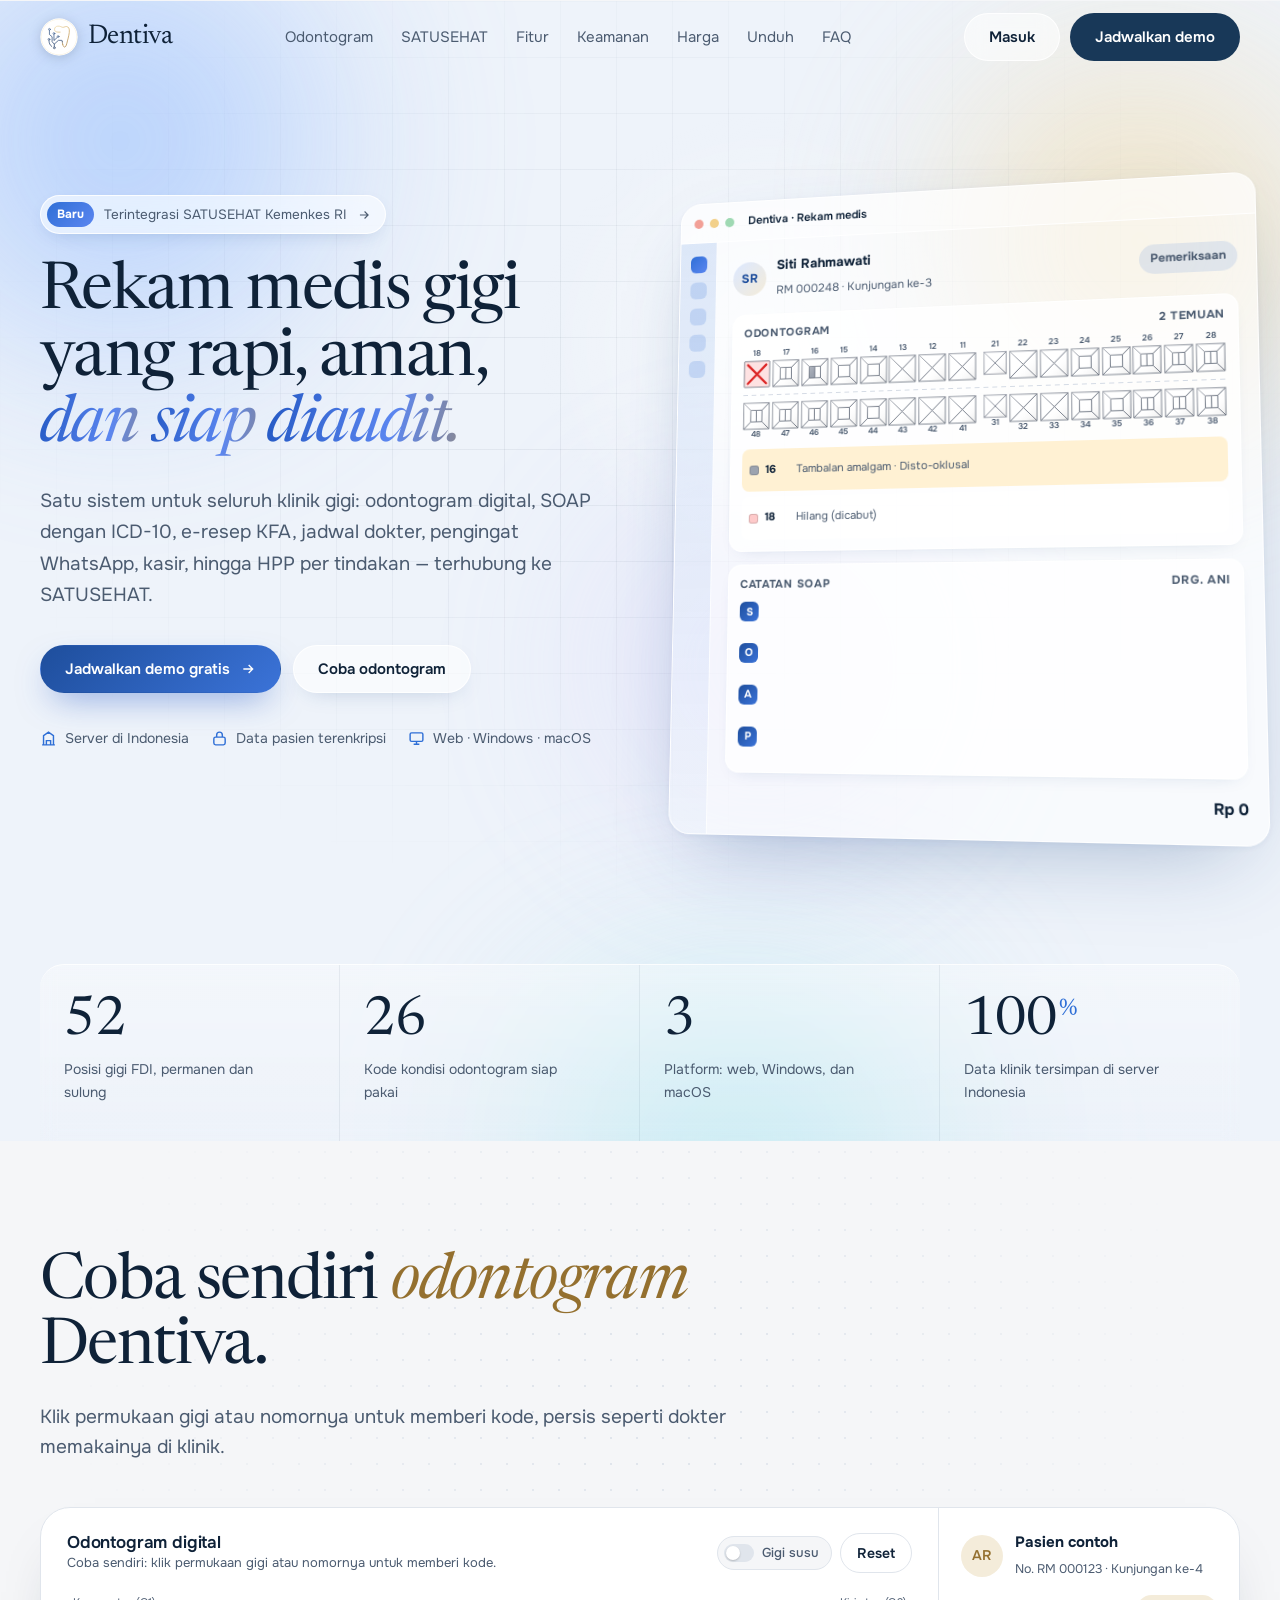
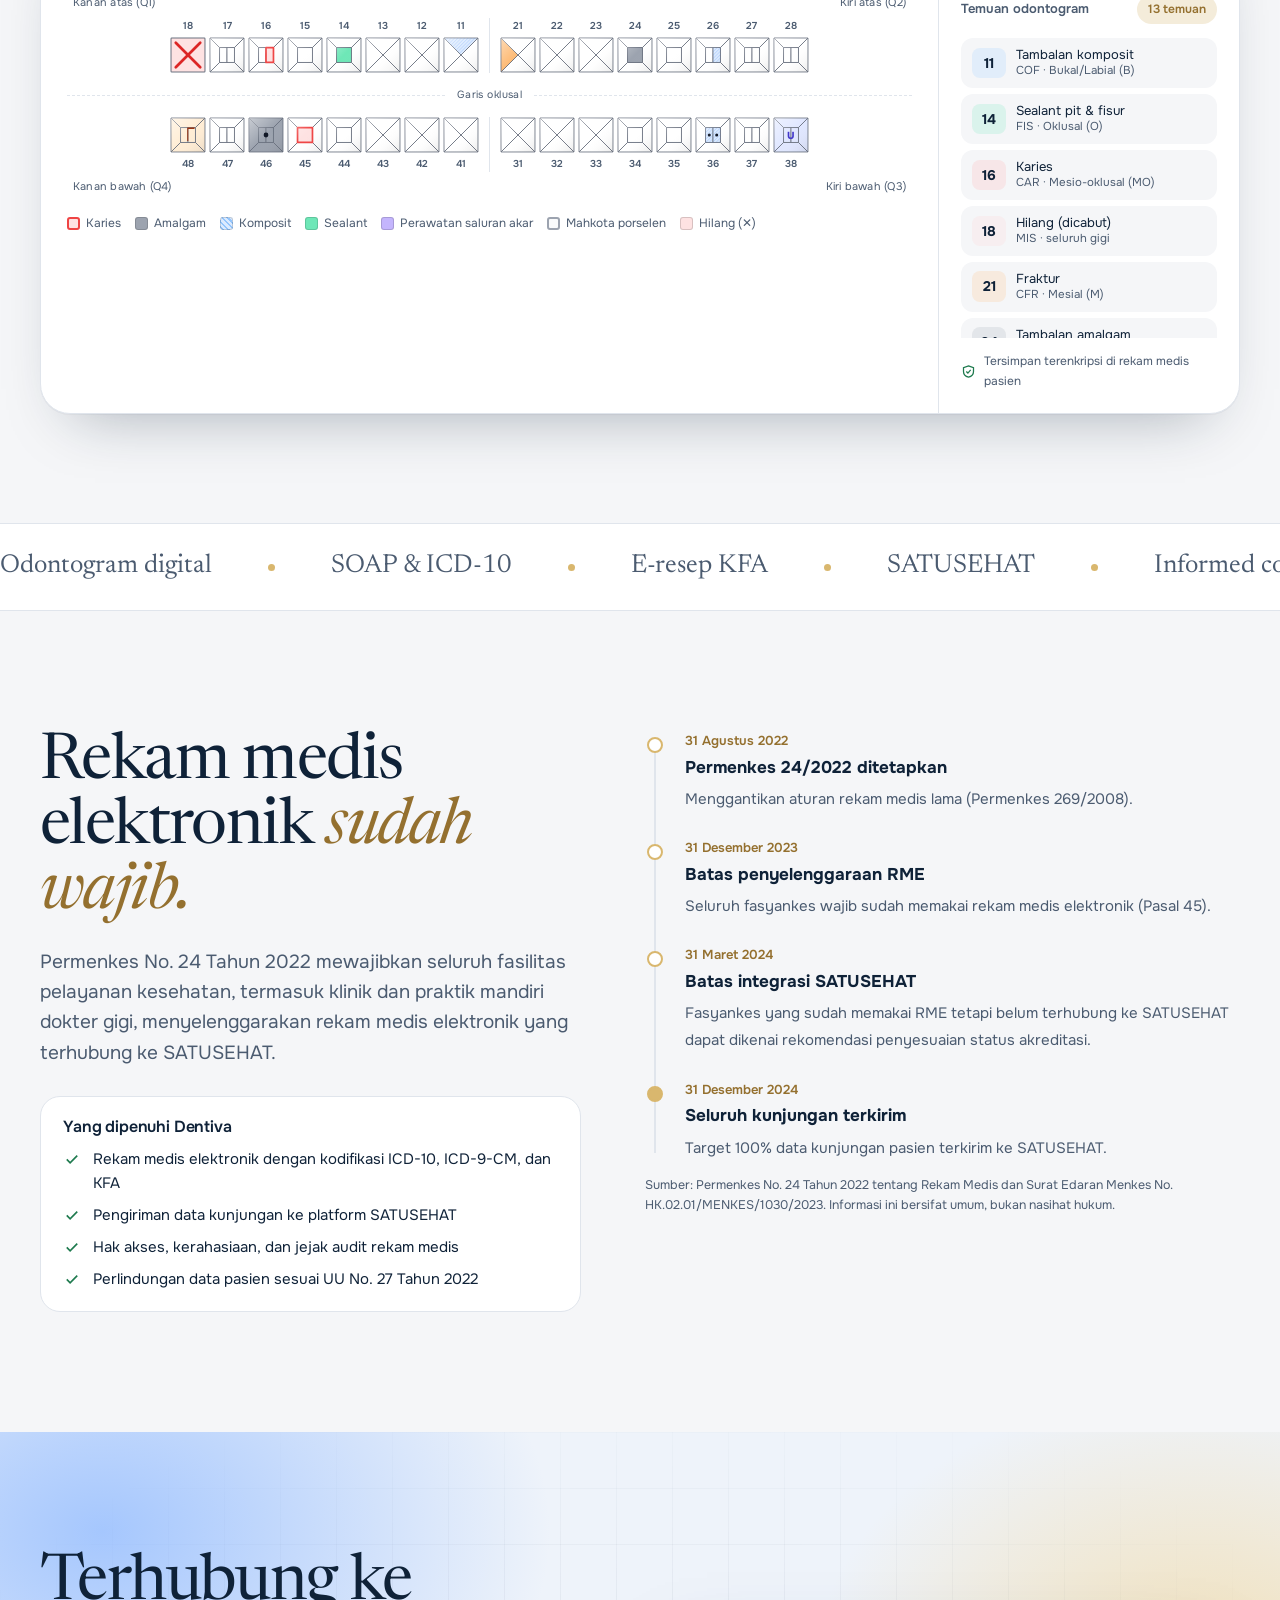
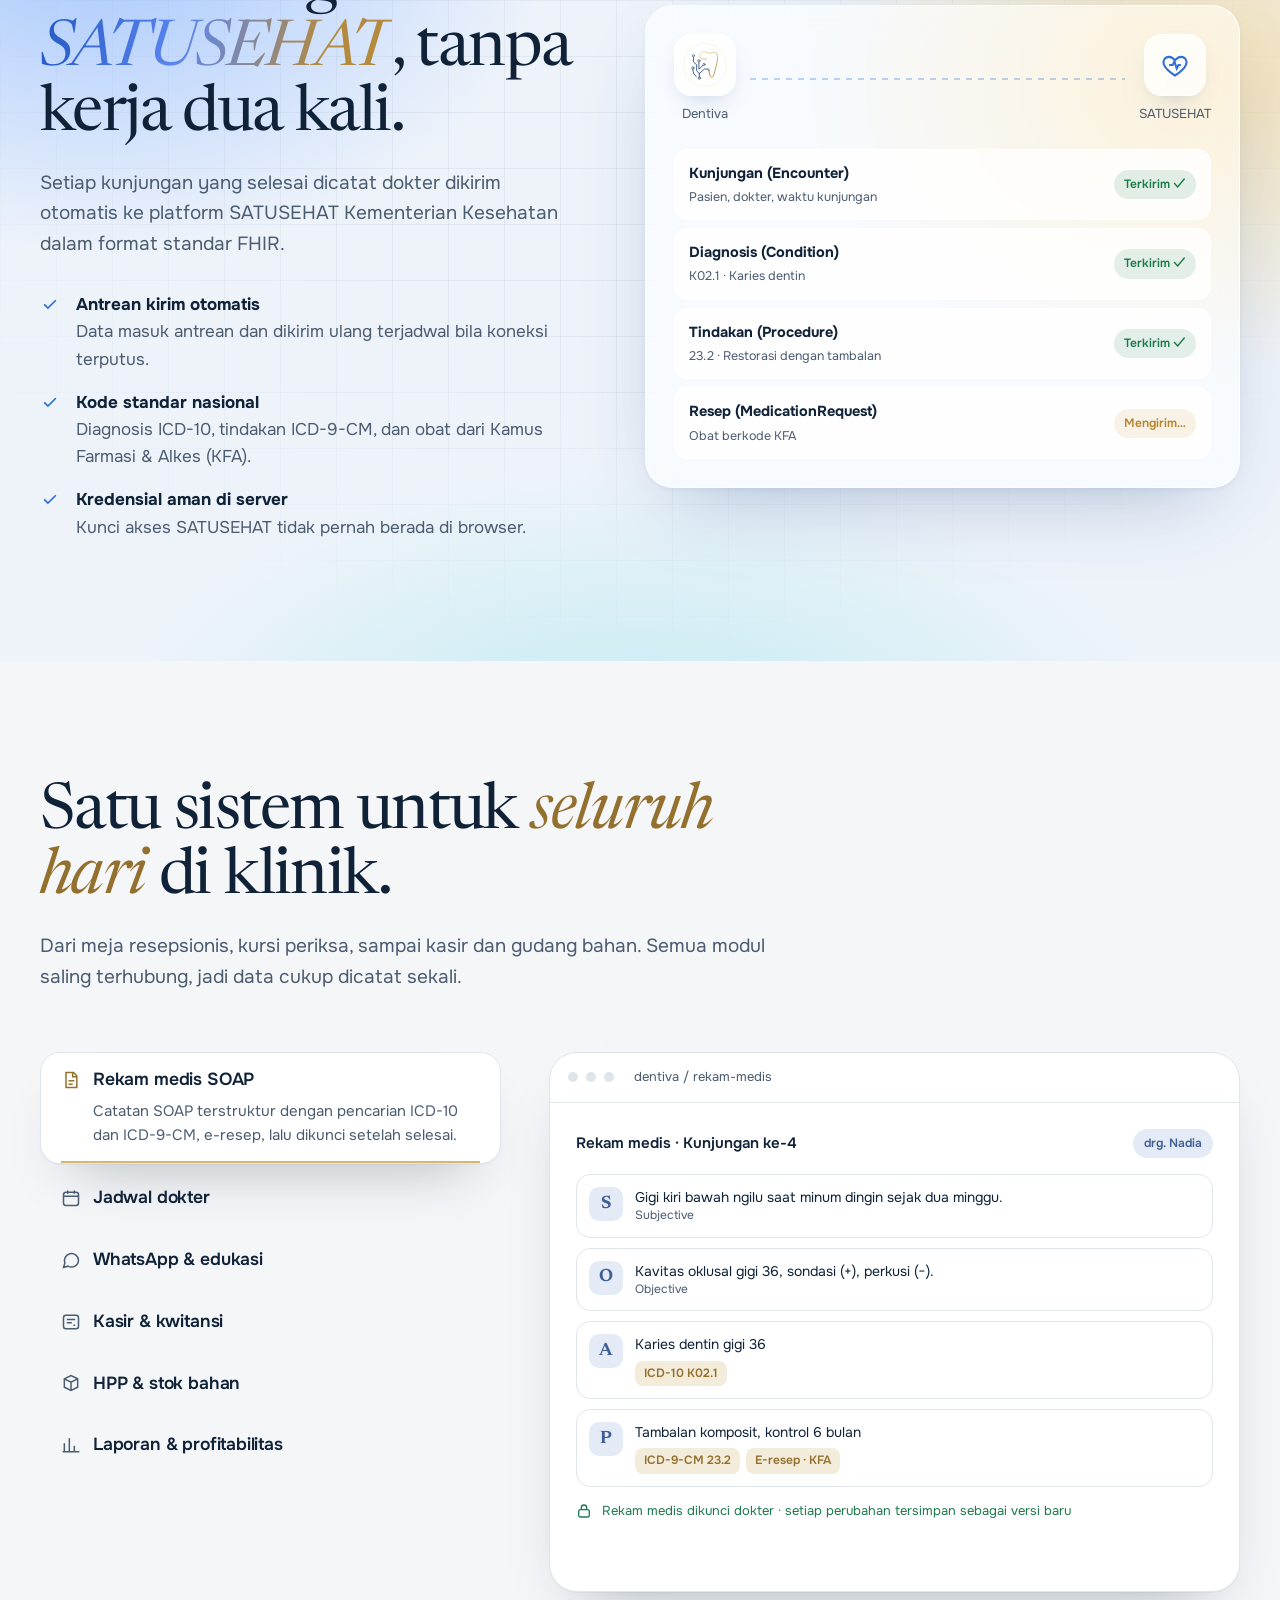
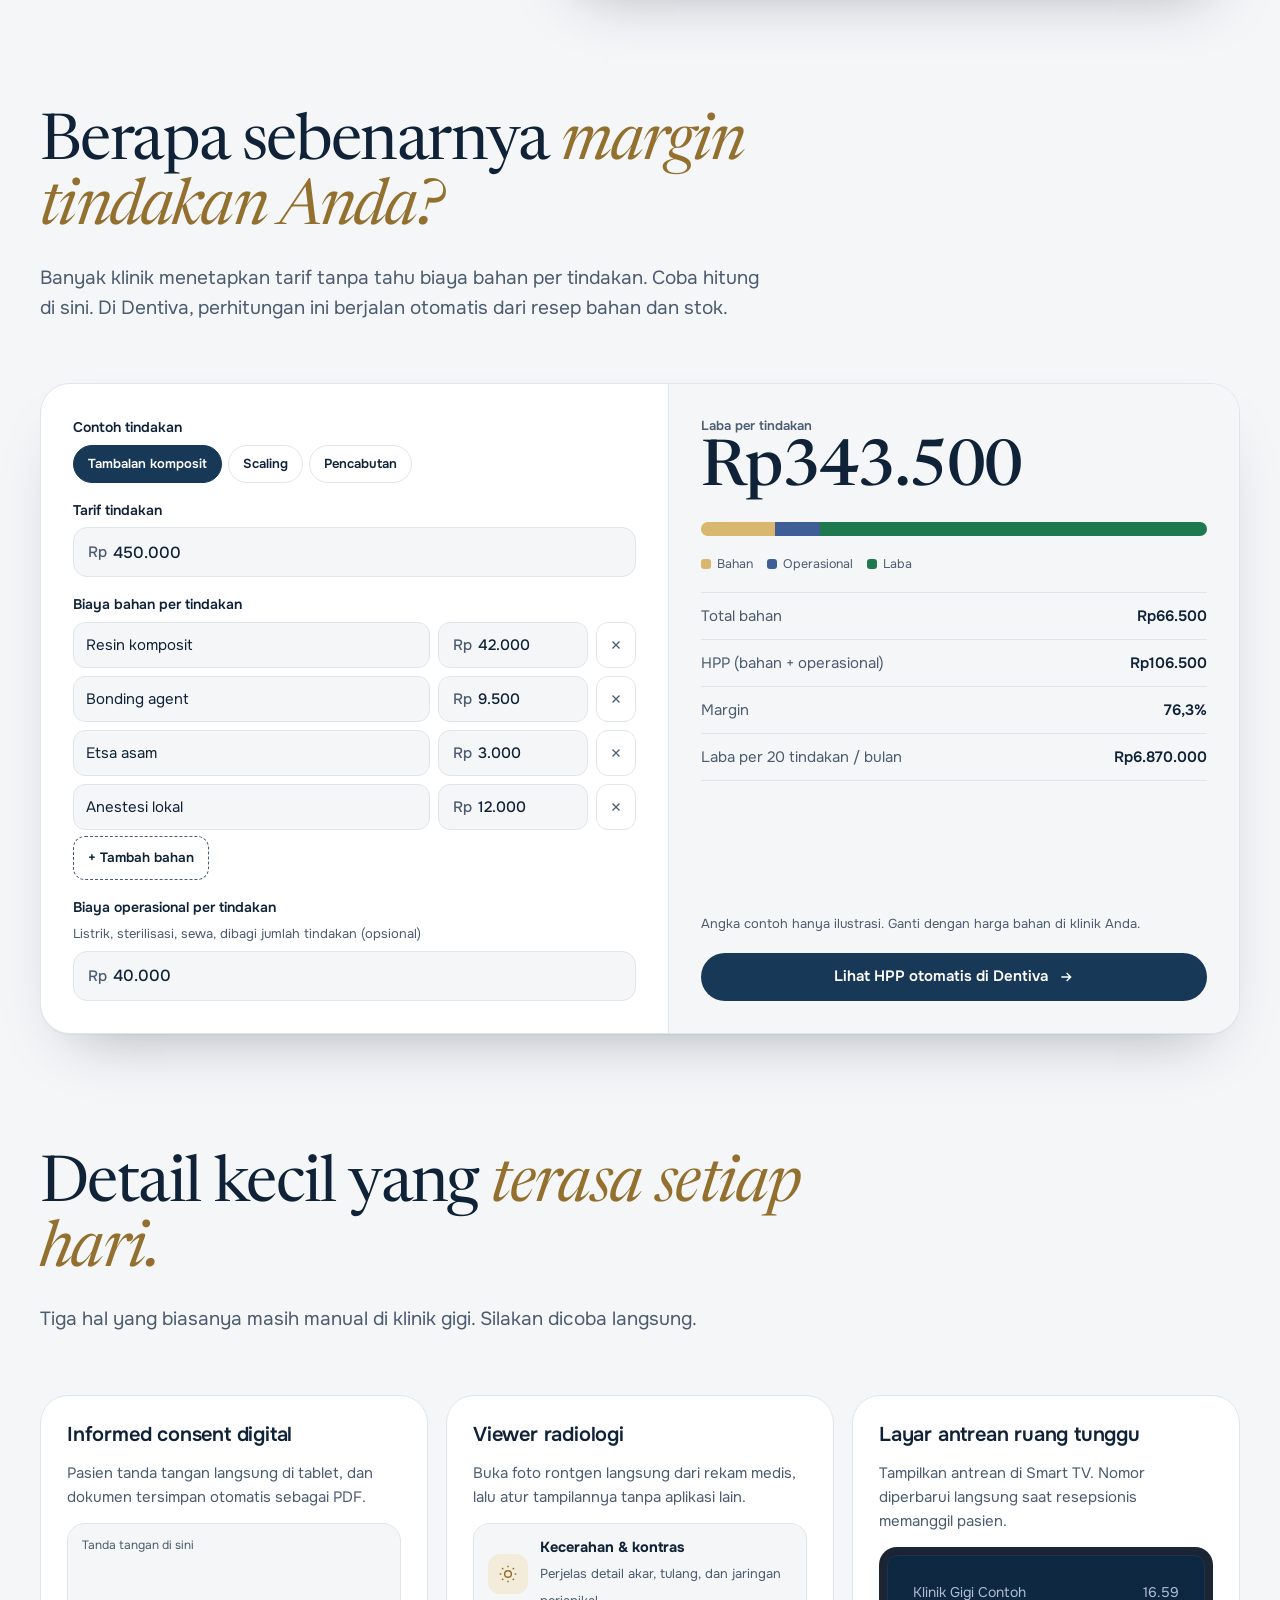
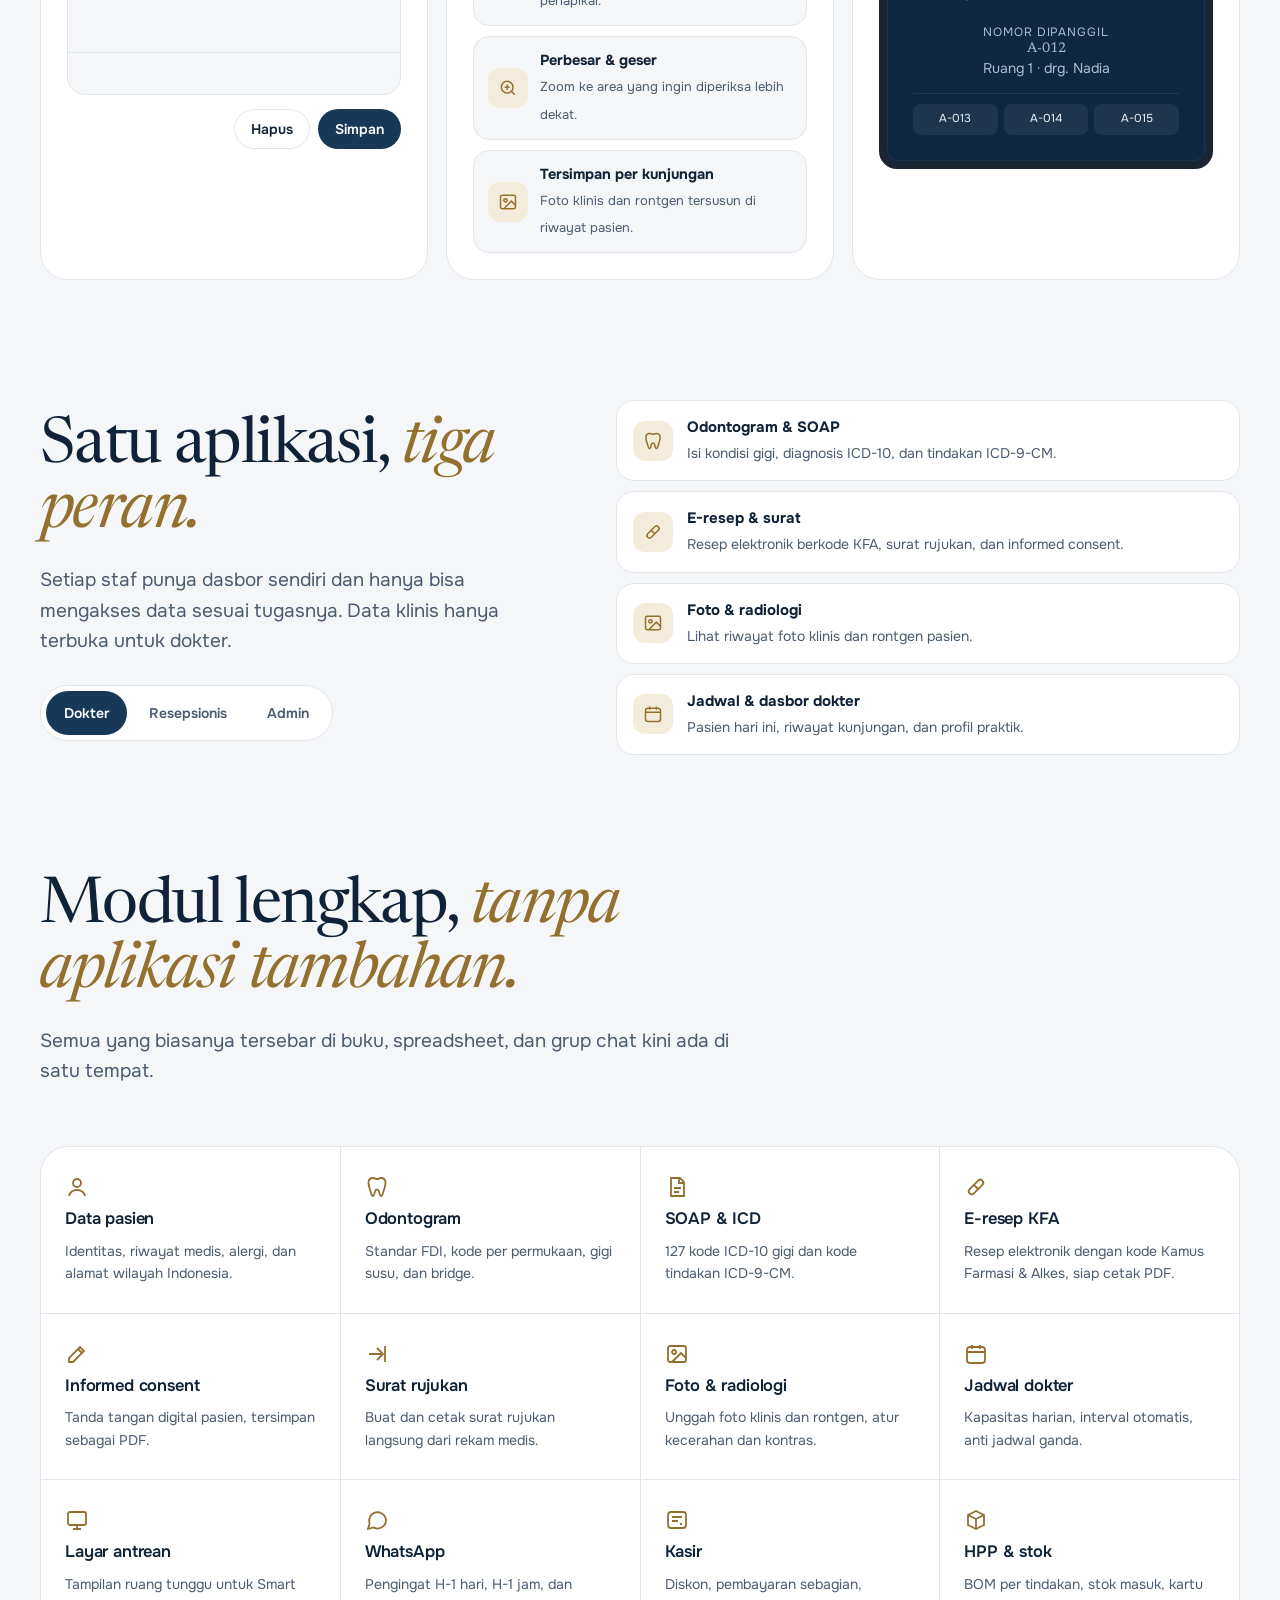
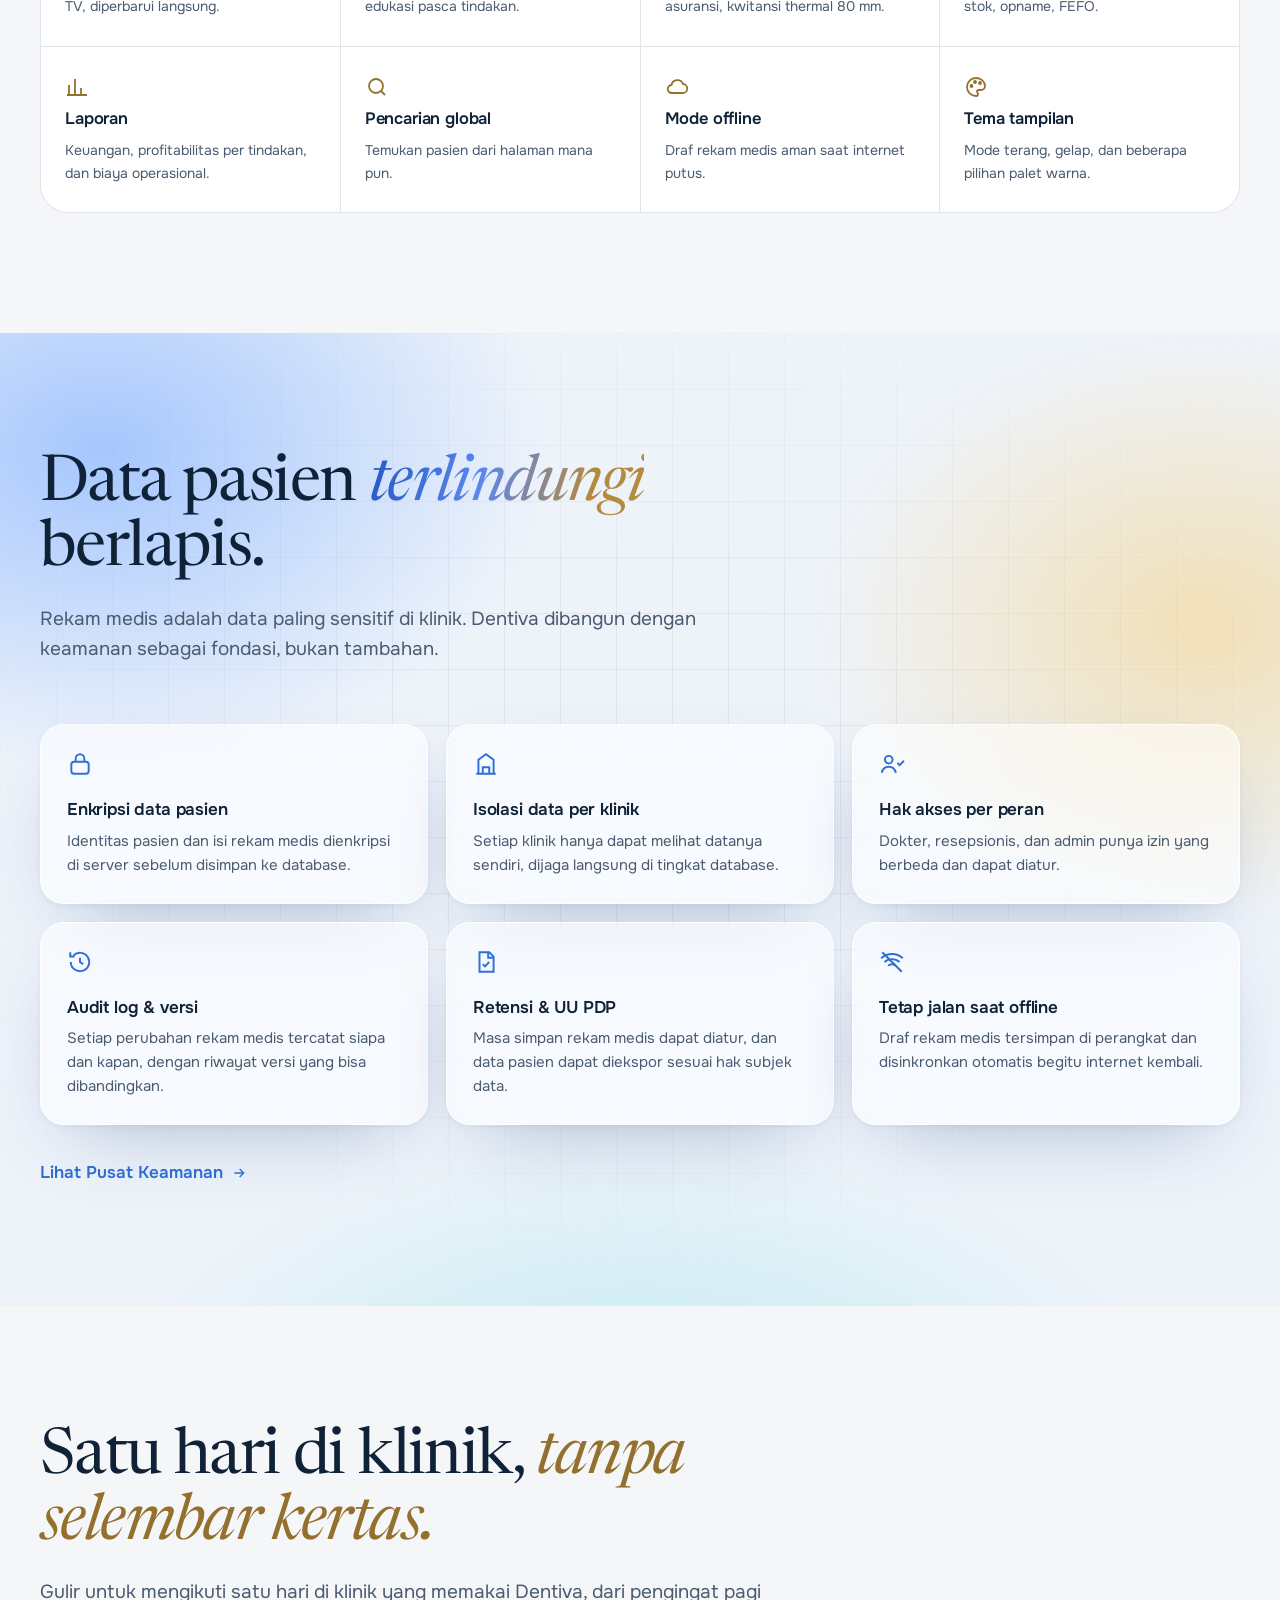
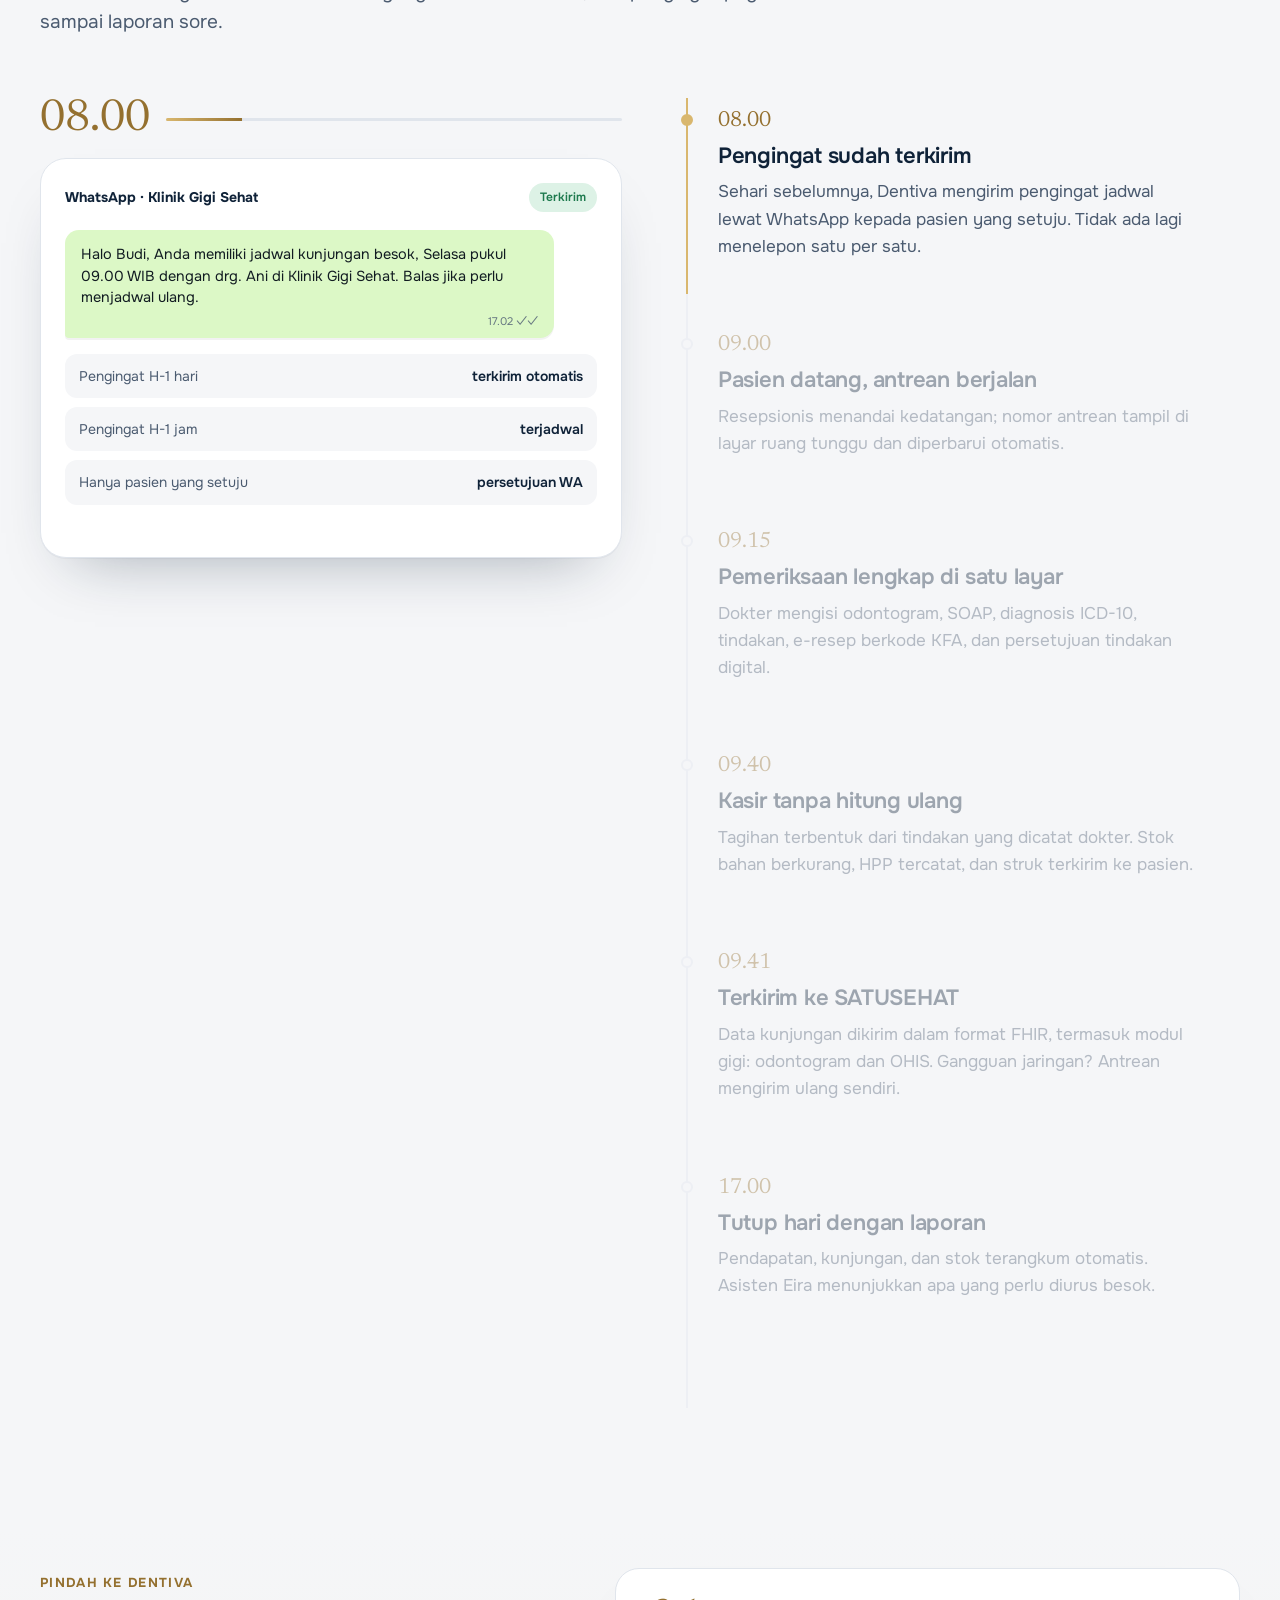
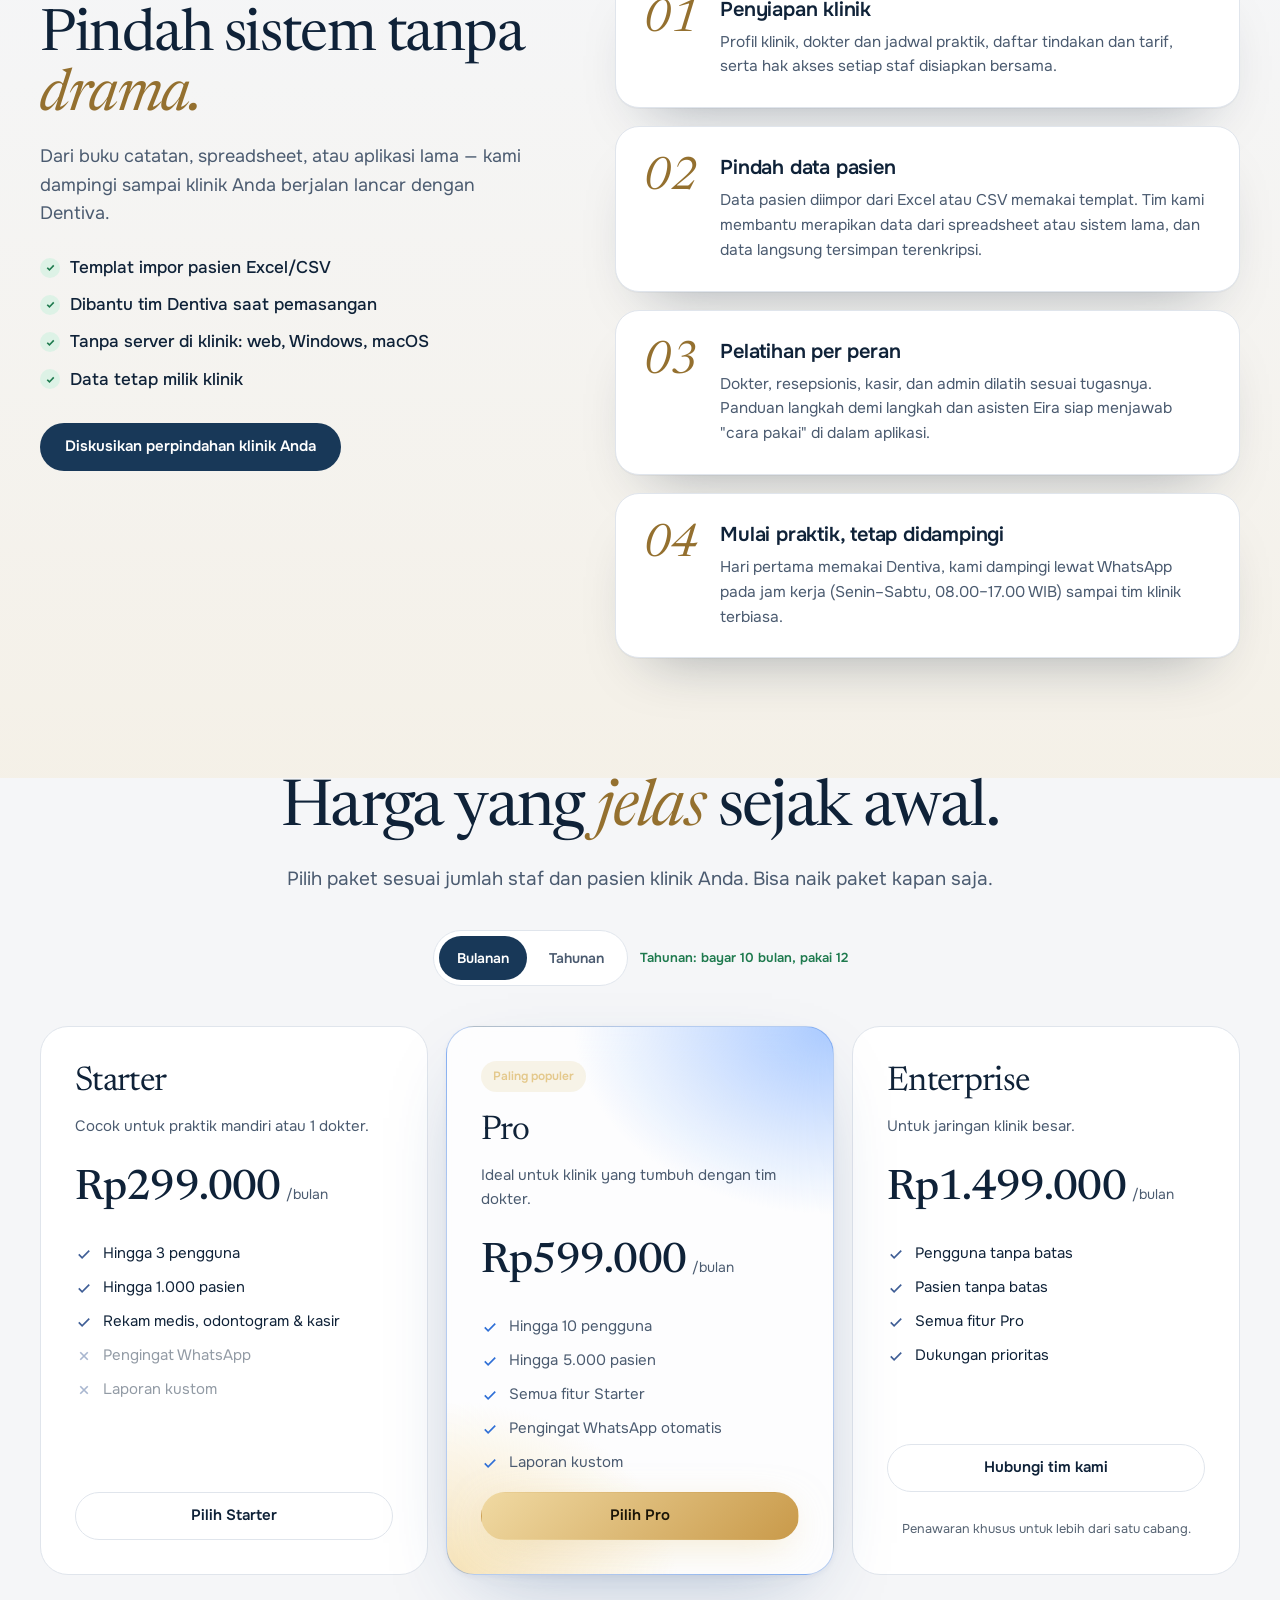
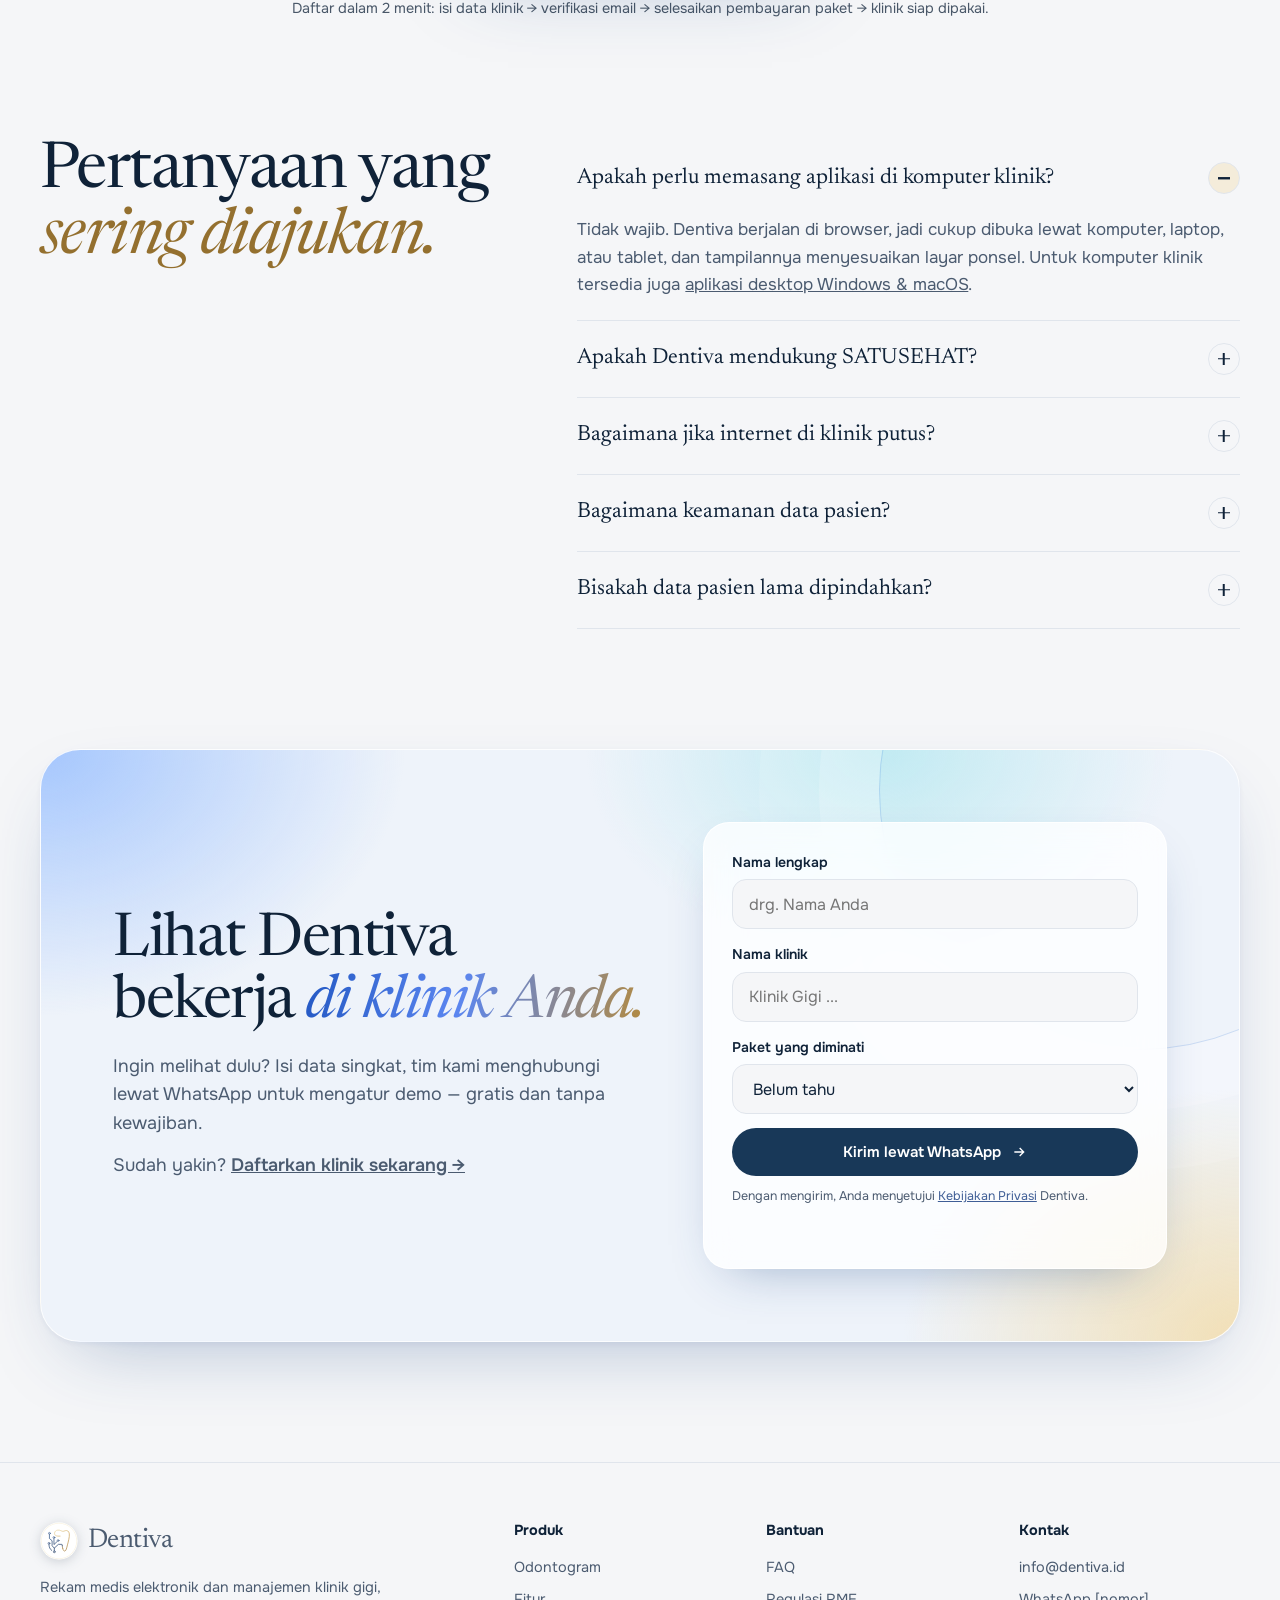
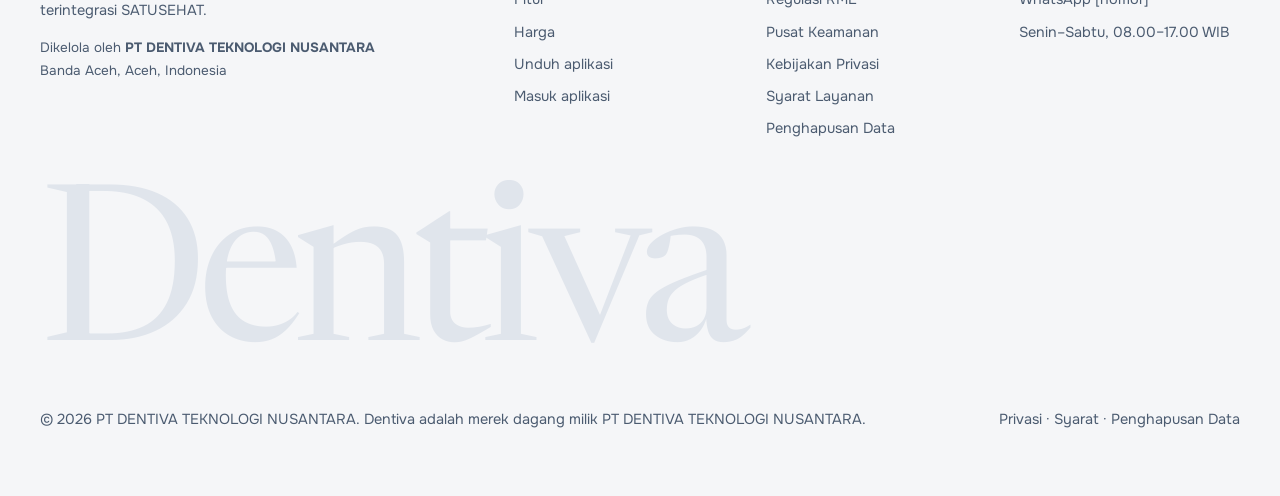
<file: index.html>
<!doctype html>
<html lang="id">
<head>
<meta charset="utf-8">
<meta name="viewport" content="width=device-width, initial-scale=1, viewport-fit=cover">
<title>Dentiva — Aplikasi Rekam Medis Elektronik Klinik Gigi Indonesia</title>
<meta name="description" content="Dentiva adalah aplikasi rekam medis elektronik untuk klinik gigi di Indonesia. Kelola odontogram digital, jadwal, kasir, dan integrasi SATUSEHAT dalam satu sistem.">
<link rel="canonical" href="https://dentiva.id/">
<meta name="robots" content="index,follow">
<meta name="theme-color" content="#EEF3FA">
<meta property="og:type" content="website">
<meta property="og:locale" content="id_ID">
<meta property="og:site_name" content="Dentiva">
<meta property="og:url" content="https://dentiva.id/">
<meta property="og:title" content="Dentiva — Rekam Medis Elektronik untuk Klinik Gigi">
<meta property="og:description" content="Odontogram digital, SOAP & ICD-10, e-resep KFA, integrasi SATUSEHAT, jadwal dokter, pengingat WhatsApp, kasir, dan HPP per tindakan.">
<meta property="og:image" content="https://dentiva.id/og-image.png">
<meta property="og:image:width" content="1200">
<meta property="og:image:height" content="630">
<meta name="twitter:card" content="summary_large_image">
<meta name="twitter:title" content="Dentiva — Rekam Medis Elektronik untuk Klinik Gigi">
<meta name="twitter:description" content="Odontogram digital, SOAP & ICD-10, integrasi SATUSEHAT, kasir, dan HPP per tindakan.">
<meta name="twitter:image" content="https://dentiva.id/og-image.png">
<script type="application/ld+json">{"@context":"https://schema.org","@type":"Organization","@id":"https://dentiva.id/#organization","name":"Dentiva","url":"https://dentiva.id/","logo":"https://dentiva.id/dentiva-logo.png"}</script>
<script type="application/ld+json">{"@context":"https://schema.org","@type":"WebSite","@id":"https://dentiva.id/#website","name":"Dentiva","alternateName":"Dentiva Indonesia","url":"https://dentiva.id/","inLanguage":"id-ID","publisher":{"@id":"https://dentiva.id/#organization"}}</script>
<script type="application/ld+json">{"@context": "https://schema.org", "@type": "SoftwareApplication", "name": "Dentiva", "applicationCategory": "MedicalApplication", "operatingSystem": "Web, Windows, macOS", "inLanguage": "id", "url": "https://dentiva.id/", "description": "Rekam medis elektronik klinik gigi dengan odontogram digital, SOAP & ICD-10, e-resep KFA, dan integrasi SATUSEHAT.", "offers": [{"@type": "Offer", "name": "Starter", "price": "299000", "priceCurrency": "IDR", "priceSpecification": {"@type": "UnitPriceSpecification", "price": "299000", "priceCurrency": "IDR", "unitText": "MONTH"}}, {"@type": "Offer", "name": "Pro", "price": "599000", "priceCurrency": "IDR", "priceSpecification": {"@type": "UnitPriceSpecification", "price": "599000", "priceCurrency": "IDR", "unitText": "MONTH"}}, {"@type": "Offer", "name": "Enterprise", "price": "1499000", "priceCurrency": "IDR", "priceSpecification": {"@type": "UnitPriceSpecification", "price": "1499000", "priceCurrency": "IDR", "unitText": "MONTH"}}]}</script>
<script type="application/ld+json">{"@context": "https://schema.org", "@type": "FAQPage", "mainEntity": [{"@type": "Question", "name": "Apakah perlu memasang aplikasi di komputer klinik?", "acceptedAnswer": {"@type": "Answer", "text": "Tidak wajib. Dentiva berjalan di browser, jadi cukup dibuka lewat komputer, laptop, atau tablet. Tersedia juga aplikasi desktop untuk Windows dan macOS di dentiva.id/unduh."}}, {"@type": "Question", "name": "Apakah Dentiva mendukung SATUSEHAT?", "acceptedAnswer": {"@type": "Answer", "text": "Ya. Data kunjungan, diagnosis ICD-10, tindakan ICD-9-CM, dan resep dikirim ke SATUSEHAT dalam format FHIR."}}, {"@type": "Question", "name": "Bagaimana jika internet di klinik putus?", "acceptedAnswer": {"@type": "Answer", "text": "Draf rekam medis tetap tersimpan di perangkat dan disinkronkan otomatis saat koneksi kembali."}}, {"@type": "Question", "name": "Bagaimana keamanan data pasien?", "acceptedAnswer": {"@type": "Answer", "text": "Identitas pasien dan isi rekam medis dienkripsi di tingkat kolom database, dipisahkan per klinik, dan hanya dapat diakses sesuai peran."}}, {"@type": "Question", "name": "Bisakah data pasien lama dipindahkan?", "acceptedAnswer": {"@type": "Answer", "text": "Bisa. Tim kami membantu memindahkan data dari spreadsheet atau sistem sebelumnya."}}]}</script>
<link rel="icon" href="favicon.ico?v=2" sizes="any">
<link rel="apple-touch-icon" href="apple-touch-icon.png?v=2">
<link rel="manifest" href="site.webmanifest">
<link rel="icon" type="image/svg+xml" href="favicon.svg?v=2">
<link rel="preconnect" href="https://fonts.googleapis.com">
<link rel="preconnect" href="https://fonts.gstatic.com" crossorigin>
<link href="https://fonts.googleapis.com/css2?family=Newsreader:ital,opsz,wght@0,6..72,400;0,6..72,500;1,6..72,400&family=Onest:wght@400;500;600;700&display=swap" rel="stylesheet">
<style>
:root{
  --bg:#F5F6F8; --surface:#FFFFFF; --ink:#0F2238; --ink-soft:#4B5B70; --line:#E0E5EC;
  --navy:#183858; --deep:#0F2842; --blue:#3F5E96; --blue-soft:#E4EBF6;
  --gold:#94702F; --gold-soft:#F4ECDA; --gold-bright:#D9B76E;
  --ok:#1E7A4E; --ok-soft:#DDF2E6; --bad:#C0392B; --bad-soft:#FCE4E1;
  --on-deep:#EEF2F8; --on-deep-soft:#AFBED2;
  --shadow:0 1px 0 rgba(15,34,56,.04),0 30px 60px -34px rgba(15,34,56,.38);
  --display:"Newsreader","Iowan Old Style","Palatino Linotype",Georgia,serif;
  --body:"Onest","Segoe UI",system-ui,-apple-system,sans-serif;
  --ease:cubic-bezier(.2,.7,.1,1);
  box-sizing:border-box;
  padding-top:env(safe-area-inset-top,0px);
  padding-bottom:env(safe-area-inset-bottom,0px);
}
@media (prefers-color-scheme:dark){
  :root:not([data-theme="light"]){
    --bg:#09131F; --surface:#0F1D2E; --ink:#E8EDF3; --ink-soft:#9AA8B8; --line:#1F3047;
    --navy:#9DB6E4; --deep:#0B1B2E; --blue:#86A5DE; --blue-soft:#17294A;
    --gold:#D9B76E; --gold-soft:#2A2314; --gold-bright:#E4C98C;
    --ok:#5FCB94; --ok-soft:#12301F; --bad:#F08A7B; --bad-soft:#3A2020;
    --shadow:0 30px 60px -34px rgba(0,0,0,.85);
  }
}
:root[data-theme="dark"]{
  --bg:#09131F; --surface:#0F1D2E; --ink:#E8EDF3; --ink-soft:#9AA8B8; --line:#1F3047;
  --navy:#9DB6E4; --deep:#0B1B2E; --blue:#86A5DE; --blue-soft:#17294A;
  --gold:#D9B76E; --gold-soft:#2A2314; --gold-bright:#E4C98C;
  --ok:#5FCB94; --ok-soft:#12301F; --bad:#F08A7B; --bad-soft:#3A2020;
  --shadow:0 30px 60px -34px rgba(0,0,0,.85);
}
*,*::before,*::after{box-sizing:border-box}
html{scroll-behavior:smooth;scroll-padding-top:calc(84px + env(safe-area-inset-top,0px))}
body{margin:0;background:var(--bg);color:var(--ink);font-family:var(--body);font-size:17px;line-height:1.6;-webkit-font-smoothing:antialiased;overflow-x:hidden}
a{color:inherit}
img{max-width:100%}
:focus-visible{outline:3px solid var(--blue);outline-offset:3px;border-radius:8px}
.wrap{width:min(1200px,100% - 40px);margin-inline:auto}
h1,h2{font-family:var(--display);font-weight:400;line-height:1.02;letter-spacing:-.025em;margin:0}
h1 em,h2 em{font-style:italic;color:var(--gold)}
h3{margin:0;font-weight:600;letter-spacing:-.01em;line-height:1.25}
p{margin:0}
.pill{display:inline-flex;align-items:center;gap:6px;font-size:12px;font-weight:600;padding:5px 11px;border-radius:999px;background:var(--blue-soft);color:var(--blue);white-space:nowrap}
.pill.gold{background:var(--gold-soft);color:var(--gold)}
.pill.ok{background:var(--ok-soft);color:var(--ok)}
.pill.bad{background:var(--bad-soft);color:var(--bad)}

/* ---------- nav ---------- */
.progress{position:fixed;top:0;left:0;height:2px;width:100%;background:var(--gold);transform-origin:0 50%;transform:scaleX(0);z-index:60}
.nav{position:sticky;top:env(safe-area-inset-top,0px);z-index:50;border-bottom:1px solid transparent;transition:background .3s,border-color .3s}
.nav.scrolled{background:color-mix(in srgb,var(--bg) 84%,transparent);backdrop-filter:blur(14px) saturate(1.3);-webkit-backdrop-filter:blur(14px);border-color:var(--line)}
.nav .wrap{display:flex;align-items:center;justify-content:space-between;height:74px;gap:20px}
.brand{display:flex;align-items:center;gap:10px;text-decoration:none;font-family:var(--display);font-size:27px;letter-spacing:-.02em}
.logo{display:inline-block;width:38px;height:38px;background:url(dentiva-logo-bulat.svg) center/contain no-repeat;flex:none;border-radius:50%;filter:drop-shadow(0 2px 6px rgba(15,34,56,.18))}
.logo.lg{width:46px;height:46px;filter:none}
.nav-links{display:flex;gap:28px;font-size:15px}
.nav-links a{text-decoration:none;color:var(--ink-soft);position:relative;padding:6px 0}
.nav-links a::after{content:"";position:absolute;left:0;bottom:0;height:1.5px;width:100%;background:var(--gold);transform:scaleX(0);transform-origin:right;transition:transform .35s var(--ease)}
.nav-links a:hover{color:var(--ink)}
.nav-links a:hover::after{transform:scaleX(1);transform-origin:left}
.nav-cta{display:flex;gap:10px;align-items:center}
.btn{position:relative;overflow:hidden;display:inline-flex;white-space:nowrap;align-items:center;justify-content:center;gap:10px;min-height:48px;padding:0 24px;border-radius:999px;font:600 15px/1 var(--body);text-decoration:none;border:1px solid transparent;cursor:pointer;transition:transform .3s var(--ease),border-color .3s,background .3s;color:inherit;background:none}
.btn:active{transform:scale(.97)}
.btn span,.btn svg{position:relative}
.btn svg{width:16px;height:16px;transition:transform .3s var(--ease)}
.btn:hover svg{transform:translateX(3px)}
.btn-primary{background:#183858;color:#fff}
.btn-primary::before{content:"";position:absolute;inset:0;background:#3F5E96;border-radius:inherit;transform:translateY(101%);transition:transform .45s var(--ease)}
.btn-primary:hover::before{transform:none}
.btn-gold{background:var(--gold-bright);color:#1B1507}
.btn-gold::before{content:"";position:absolute;inset:0;background:#F0DDB0;border-radius:inherit;transform:translateY(101%);transition:transform .45s var(--ease)}
.btn-gold:hover::before{transform:none}
.btn-ghost{border-color:var(--line);background:var(--surface)}
.btn-ghost:hover{border-color:var(--ink-soft)}
.btn-sm{min-height:40px;padding:0 16px;font-size:14px}
.menu-btn{display:none;background:var(--surface);border:1px solid var(--line);border-radius:14px;width:48px;height:48px;color:var(--ink);cursor:pointer}

/* ---------- hero ---------- */
.hero{position:relative;padding:56px 0 110px}
.hero::before{content:"";position:absolute;inset:-80px 0 0;background-image:radial-gradient(var(--line) 1px,transparent 1px);background-size:26px 26px;-webkit-mask-image:radial-gradient(ellipse 60% 55% at 50% 30%,#000 15%,transparent 75%);mask-image:radial-gradient(ellipse 60% 55% at 50% 30%,#000 15%,transparent 75%);pointer-events:none;z-index:-1}
.hero-top{display:grid;grid-template-columns:1.25fr 1fr;gap:56px;align-items:end;margin-bottom:56px}
.badge{display:inline-flex;align-items:center;gap:10px;padding:6px 14px 6px 6px;border-radius:999px;border:1px solid var(--line);background:var(--surface);font-size:13.5px;color:var(--ink-soft);text-decoration:none}
.badge b{background:var(--gold-soft);color:var(--gold);font-weight:600;padding:3px 10px;border-radius:999px;font-size:12px}
.hero h1{font-size:clamp(46px,6.6vw,92px);margin-top:24px}
.hero h1 .ln{display:block;overflow:hidden;padding-bottom:.08em}
.hero h1 .ln>span{display:inline-block}
.hero .lede{font-size:19px;color:var(--ink-soft);max-width:40ch}
.hero .actions{display:flex;gap:12px;margin-top:28px;flex-wrap:wrap}

/* ---------- odontogram ---------- */
.odo-card{position:relative;background:var(--surface);border:1px solid var(--line);border-radius:30px;box-shadow:var(--shadow);display:grid;grid-template-columns:1fr 300px}
.odo-main{position:relative;padding:24px 26px 22px;min-width:0;border-right:1px solid var(--line)}
.odo-head{display:flex;justify-content:space-between;align-items:center;gap:12px;flex-wrap:wrap;margin-bottom:14px}
.odo-head h3{font-size:17px}
.odo-head p{font-size:13px;color:var(--ink-soft)}
.odo-tools{display:flex;gap:8px;align-items:center}
.switch{display:inline-flex;flex-direction:row;font-weight:500;align-items:center;gap:8px;white-space:nowrap;font-size:13px;color:var(--ink-soft);cursor:pointer;border:1px solid var(--line);border-radius:999px;padding:6px 12px 6px 6px;background:var(--bg)}
.switch input{flex:none;appearance:none;width:30px;height:18px;border-radius:99px;background:var(--line);position:relative;margin:0;cursor:pointer;transition:background .25s}
.switch input::after{content:"";position:absolute;top:2px;left:2px;width:14px;height:14px;border-radius:50%;background:#fff;transition:transform .25s var(--ease);box-shadow:0 1px 2px rgba(0,0,0,.2)}
.switch input:checked{background:var(--blue)}
.switch input:checked::after{transform:translateX(12px)}
.odo-scroll{overflow-x:auto;padding:6px 0 4px;scrollbar-width:thin}
.odo{min-width:640px;display:flex;flex-direction:column;gap:6px;position:relative}
.q-labels{display:flex;justify-content:space-between;font-size:11px;color:var(--ink-soft);padding:0 6px;letter-spacing:.02em}
.row{display:flex;justify-content:center;align-items:flex-end;gap:3px}
.row.lower{align-items:flex-start}
.row .mid{width:1.5px;align-self:stretch;background:var(--line);margin:0 7px}
.row.prim{display:none}
.odo.show-prim .row.prim{display:flex}
.odo.show-prim .row.prim .tw{animation:pop .4s var(--ease) both;animation-delay:calc(var(--i) * 25ms)}
@keyframes pop{from{opacity:0;transform:scale(.6)}}
.tw{display:flex;flex-direction:column;align-items:center;gap:3px;--s:36px}
.tw.p{--s:29px}
.tnum{appearance:none;border:0;background:none;color:var(--ink-soft);font:600 10px/1 var(--body);padding:3px 4px;border-radius:5px;cursor:pointer;min-width:26px}
.tw.p .tnum{color:var(--blue);font-size:9px}
.tnum:hover{background:var(--bg);color:var(--ink)}
.tw.sel .tnum{background:var(--blue);color:#fff}
.tsvg{width:var(--s);height:var(--s);display:block;border-radius:4px;transition:transform .2s var(--ease),filter .2s;overflow:visible}
.tw.p .tsvg{border-radius:7px}
.tw:hover .tsvg{transform:scale(1.1)}
.tw.sel .tsvg{filter:drop-shadow(0 0 0 var(--blue)) drop-shadow(0 4px 8px rgba(63,94,150,.35))}
.tw.flash .tsvg{animation:flash .6s var(--ease)}
@keyframes flash{40%{transform:scale(1.28)}}
.sf{cursor:pointer;transition:filter .12s}
.sf:hover{filter:brightness(.86)}
.sf:focus{outline:none}
.sf:focus-visible{stroke:var(--blue);stroke-width:6}
.occl{display:flex;align-items:center;gap:12px;font-size:10.5px;color:var(--ink-soft);margin:8px 0;letter-spacing:.04em}
.occl::before,.occl::after{content:"";flex:1;border-top:1.5px dashed var(--line)}
.scanbar{position:absolute;top:0;bottom:0;width:70px;left:-90px;background:linear-gradient(90deg,transparent,rgba(217,183,110,.28),transparent);pointer-events:none;opacity:0;z-index:2}
.legend{display:flex;flex-wrap:wrap;gap:6px 14px;margin-top:14px;font-size:12px;color:var(--ink-soft)}
.legend span{display:inline-flex;align-items:center;gap:6px}
.legend i{width:13px;height:13px;border-radius:3px;border:1px solid rgba(0,0,0,.15);display:inline-block}

.odo-side{padding:22px 22px;display:flex;flex-direction:column;gap:14px;min-width:0}
.patient{display:flex;gap:12px;align-items:center}
.avatar{width:42px;height:42px;border-radius:50%;background:var(--gold-soft);color:var(--gold);display:grid;place-items:center;font-weight:600;font-size:14px;flex:none}
.patient b{display:block;font-size:15px}
.patient span{font-size:12.5px;color:var(--ink-soft)}
.side-title{display:flex;justify-content:space-between;align-items:center;font-size:13px;font-weight:600;color:var(--ink-soft)}
.finds{list-style:none;margin:0;padding:0;display:flex;flex-direction:column;gap:6px;max-height:300px;overflow:auto;scrollbar-width:thin}
.finds li button{appearance:none;width:100%;display:grid;grid-template-columns:34px 1fr;gap:10px;align-items:center;text-align:left;background:var(--bg);border:1px solid transparent;border-radius:12px;padding:8px 10px;cursor:pointer;color:var(--ink);font:inherit;transition:border-color .2s}
.finds li button:hover{border-color:var(--line)}
.finds li{animation:slidein .35s var(--ease) both}
@keyframes slidein{from{opacity:0;transform:translateX(10px)}}
.finds .n{font-weight:700;font-size:14px;text-align:center;border-radius:8px;padding:4px 0}
.finds .t{font-size:13px;line-height:1.3}
.finds .t small{display:block;color:var(--ink-soft);font-size:11.5px}
.empty{font-size:13px;color:var(--ink-soft);padding:10px;border:1px dashed var(--line);border-radius:12px}
.side-foot{margin-top:auto;font-size:12px;color:var(--ink-soft);display:flex;align-items:center;gap:8px}
.side-foot svg{width:15px;height:15px;color:var(--ok);flex:none}

.pop{position:absolute;z-index:20;width:300px;background:var(--surface);border:1px solid var(--line);border-radius:18px;box-shadow:0 24px 60px -16px rgba(15,34,56,.45);overflow:hidden;transform-origin:top center;animation:popin .22s var(--ease)}
@keyframes popin{from{opacity:0;transform:translateY(-6px) scale(.97)}}
.pop[hidden]{display:none}
.pop-h{display:flex;justify-content:space-between;align-items:center;gap:10px;padding:12px 14px;background:#183858;color:#fff}
.pop-h b{font-size:17px;margin-right:6px}
.pop-h small{display:block;font-size:11px;opacity:.7}
.pop-x{appearance:none;border:0;width:30px;height:30px;border-radius:50%;background:rgba(255,255,255,.16);color:#fff;cursor:pointer;display:grid;place-items:center}
.pop-b{padding:12px 14px;max-height:280px;overflow:auto}
.pop-b h5{margin:4px 0 8px;font-size:11px;color:var(--ink-soft);font-weight:600}
.chips{display:flex;flex-wrap:wrap;gap:6px;margin-bottom:10px}
.chip{appearance:none;display:inline-flex;align-items:center;gap:6px;border:1px solid var(--line);background:var(--surface);color:var(--ink);border-radius:10px;padding:5px 9px 5px 5px;font:600 11.5px/1 var(--body);cursor:pointer;transition:border-color .2s,transform .15s}
.chip:hover{border-color:var(--ink-soft)}
.chip:active{transform:scale(.95)}
.chip[aria-pressed="true"]{border-color:var(--blue);box-shadow:0 0 0 2px var(--blue-soft)}
.chip:disabled{opacity:.35;cursor:not-allowed}
.sw{width:18px;height:18px;border-radius:5px;display:grid;place-items:center;font-size:9px;font-weight:800;color:#1F2937;border:1px solid rgba(0,0,0,.12)}
.pop-f{padding:10px 14px 14px;border-top:1px solid var(--line)}
.pop-f button{width:100%;appearance:none;border:1px solid var(--bad-soft);background:var(--bad-soft);color:var(--bad);border-radius:12px;min-height:40px;font:600 13px var(--body);cursor:pointer}
.pop-note{font-size:11.5px;color:var(--ink-soft);margin:-2px 0 10px}

/* ---------- marquee ---------- */
.band{border-block:1px solid var(--line);padding:22px 0;overflow:hidden;background:var(--surface)}
.marquee{display:flex;gap:56px;width:max-content;animation:marq 48s linear infinite}
.band:hover .marquee{animation-play-state:paused}
.marquee span{display:flex;align-items:center;font-family:var(--display);font-size:26px;white-space:nowrap;color:var(--ink-soft)}
.marquee span::after{content:"";width:7px;height:7px;border-radius:50%;background:var(--gold-bright);margin-left:56px}
@keyframes marq{to{transform:translateX(-50%)}}

/* ---------- sections ---------- */
section{padding:120px 0}
.sec-head{max-width:760px;margin-bottom:60px}
.sec-head h2{font-size:clamp(38px,5vw,64px)}
.sec-head p{margin-top:20px;font-size:19px;color:var(--ink-soft);max-width:56ch}
.sec-head.center{margin-inline:auto;text-align:center}
.sec-head.center p{margin-inline:auto}
.deep{background:var(--deep);color:var(--on-deep)}
.deep .sec-head p{color:var(--on-deep-soft)}
.deep h2 em{color:var(--gold-bright)}

/* SATUSEHAT */
.ss{display:grid;grid-template-columns:1fr 1.1fr;gap:64px;align-items:center}
.ss-flow{background:rgba(255,255,255,.04);border:1px solid rgba(255,255,255,.1);border-radius:28px;padding:28px}
.nodes{display:grid;grid-template-columns:auto 1fr auto;align-items:center;gap:14px;margin-bottom:24px}
.node{display:flex;flex-direction:column;align-items:center;gap:8px;font-size:13px;color:var(--on-deep-soft)}
.node .box{width:62px;height:62px;border-radius:18px;background:rgba(255,255,255,.07);border:1px solid rgba(255,255,255,.14);display:grid;place-items:center}
.node .box svg{width:28px;height:28px;color:var(--gold-bright)}
.wire{position:relative;height:2px;background:repeating-linear-gradient(90deg,rgba(255,255,255,.25) 0 6px,transparent 6px 12px)}
.wire i{position:absolute;top:50%;left:0;width:10px;height:10px;margin-top:-5px;border-radius:50%;background:var(--gold-bright);box-shadow:0 0 12px var(--gold-bright);opacity:0}
.ss-flow.run .wire i{animation:packet 1.8s var(--ease) infinite}
.ss-flow.run .wire i:nth-child(2){animation-delay:.6s}
.ss-flow.run .wire i:nth-child(3){animation-delay:1.2s}
@keyframes packet{0%{left:0;opacity:0}10%{opacity:1}90%{opacity:1}100%{left:calc(100% - 10px);opacity:0}}
.res{list-style:none;margin:0;padding:0;display:flex;flex-direction:column;gap:8px}
.res li{display:grid;grid-template-columns:1fr auto;gap:12px;align-items:center;padding:12px 14px;border-radius:14px;background:rgba(255,255,255,.05);font-size:14px}
.res li b{display:block;font-size:14.5px}
.res li small{color:var(--on-deep-soft);font-size:12.5px}
.st-badge{font-size:12px;font-weight:600;padding:5px 10px;border-radius:999px;background:rgba(255,255,255,.08);color:var(--on-deep-soft);transition:background .3s,color .3s;white-space:nowrap}
.st-badge.sending{color:var(--gold-bright)}
.st-badge.done{background:rgba(95,203,148,.15);color:#7EDDAA}
.ss-points{list-style:none;padding:0;margin:32px 0 0;display:flex;flex-direction:column;gap:16px}
.ss-points li{display:grid;grid-template-columns:24px 1fr;gap:12px;color:var(--on-deep-soft)}
.ss-points li b{color:var(--on-deep);display:block}
.ss-points svg{width:20px;height:20px;color:var(--gold-bright);margin-top:3px}

/* showcase tabs */
.show{display:grid;grid-template-columns:.9fr 1.35fr;gap:48px;align-items:start}
.tabs{display:flex;flex-direction:column;gap:6px;position:sticky;top:110px}
.tab{appearance:none;text-align:left;background:none;border:1px solid transparent;border-radius:20px;padding:16px 20px;cursor:pointer;color:var(--ink);font:inherit;position:relative;overflow:hidden;transition:background .35s,border-color .35s}
.tab h3{font-size:17.5px;display:flex;align-items:center;gap:12px}
.tab h3 svg{width:20px;height:20px;color:var(--ink-soft);transition:color .3s;flex:none}
.tab p{font-size:15px;color:var(--ink-soft);max-height:0;opacity:0;overflow:hidden;transition:max-height .5s var(--ease),opacity .4s,margin .4s;padding-left:32px}
.tab[aria-selected="true"]{background:var(--surface);border-color:var(--line);box-shadow:var(--shadow)}
.tab[aria-selected="true"] h3 svg{color:var(--gold)}
.tab[aria-selected="true"] p{max-height:140px;opacity:1;margin-top:8px}
.tab .bar{position:absolute;left:20px;right:20px;bottom:0;height:2px;background:var(--line);opacity:0}
.tab .bar i{display:block;height:100%;background:var(--gold-bright);transform-origin:0 50%;transform:scaleX(0)}
.tab[aria-selected="true"] .bar{opacity:1}
.tab[aria-selected="true"] .bar i{animation:fill 8s linear forwards}
.tabs.paused .bar i{animation-play-state:paused}
@keyframes fill{to{transform:scaleX(1)}}
.window{background:var(--surface);border:1px solid var(--line);border-radius:28px;box-shadow:var(--shadow);overflow:hidden;min-height:540px;display:flex;flex-direction:column}
.win-top{display:flex;align-items:center;gap:8px;padding:14px 18px;border-bottom:1px solid var(--line)}
.win-top i{width:10px;height:10px;border-radius:50%;background:var(--line)}
.win-top span{margin-left:12px;font-size:13px;color:var(--ink-soft)}
.panels{position:relative;flex:1}
.panel{position:absolute;inset:0;padding:26px;opacity:0;visibility:hidden;transform:translateY(10px);transition:opacity .45s var(--ease),transform .45s var(--ease),visibility 0s .45s;overflow:hidden}
.panel.active{opacity:1;visibility:visible;transform:none;transition:opacity .45s var(--ease) .1s,transform .45s var(--ease) .1s}
.panel h4{margin:0 0 16px;font-size:15px;font-weight:600;display:flex;justify-content:space-between;align-items:center;gap:10px}
.st{opacity:0;transform:translateY(12px)}
.panel.active .st{animation:in .6s var(--ease) forwards;animation-delay:calc(var(--d,0) * 110ms + 200ms)}
@keyframes in{to{opacity:1;transform:none}}

.soap{display:flex;flex-direction:column;gap:10px}
.soap .f{display:grid;grid-template-columns:34px 1fr;gap:12px;align-items:start;padding:12px;border:1px solid var(--line);border-radius:14px}
.soap .k{width:34px;height:34px;border-radius:10px;background:var(--blue-soft);color:var(--blue);display:grid;place-items:center;font-weight:700;font-family:var(--display);font-size:18px}
.soap .v{font-size:14px;line-height:1.45}
.soap .v small{color:var(--ink-soft);display:block;font-size:12px}
.code{display:inline-flex;gap:6px;align-items:center;margin-top:6px;font-size:12px;padding:4px 9px;border-radius:8px;background:var(--gold-soft);color:var(--gold);font-weight:600;margin-right:6px}
.lock{display:flex;gap:10px;align-items:center;font-size:13px;color:var(--ok);margin-top:4px}
.lock svg{width:16px;height:16px}

.slots{display:grid;grid-template-columns:repeat(4,1fr);gap:8px}
.slot{border:1px solid var(--line);border-radius:12px;padding:10px;font-size:12.5px;min-height:62px;display:flex;flex-direction:column;justify-content:space-between;background:var(--bg)}
.slot b{font-size:13px}
.slot.on{background:var(--blue-soft);border-color:transparent;color:var(--navy)}
.panel.active .slot.on{animation:drop .5s var(--ease) both;animation-delay:calc(var(--d) * 90ms + 300ms)}
@keyframes drop{from{opacity:0;transform:translateY(-10px) scale(.95)}}
.slot.try{border-style:dashed}
.panel.active .slot.try{animation:shake .5s 2s both}
@keyframes shake{20%,60%{transform:translateX(-5px)}40%,80%{transform:translateX(5px)}}
.toast{display:flex;gap:10px;align-items:center;margin-top:16px;padding:12px 14px;border-radius:14px;background:var(--bad-soft);color:var(--bad);font-size:13.5px}
.cap{display:flex;gap:18px;margin-bottom:14px;font-size:13px;color:var(--ink-soft);flex-wrap:wrap}
.cap b{color:var(--ink)}

.chat{display:flex;flex-direction:column;gap:9px;max-width:440px}
.bub{max-width:85%;padding:11px 14px;border-radius:16px 16px 16px 4px;background:var(--bg);border:1px solid var(--line);font-size:13.5px;line-height:1.45}
.bub.me{align-self:flex-end;border-radius:16px 16px 4px 16px;background:var(--ok-soft);border-color:transparent}
.bub small{display:block;font-size:10.5px;color:var(--ink-soft);margin-top:4px;text-align:right}
.bub .tag{display:inline-block;font-size:10.5px;font-weight:700;color:var(--gold);margin-bottom:4px}
.typing{opacity:0;display:inline-flex;gap:4px;padding:13px 15px;border-radius:16px;background:var(--bg);border:1px solid var(--line);align-self:flex-start}
.typing i{width:6px;height:6px;border-radius:50%;background:var(--ink-soft);animation:blink 1.2s infinite}
.typing i:nth-child(2){animation-delay:.15s}.typing i:nth-child(3){animation-delay:.3s}
@keyframes blink{50%{opacity:.25}}
.panel.active .typing{animation:in .4s var(--ease) .9s forwards,hide .3s 2.1s forwards}
@keyframes hide{to{opacity:0;height:0;padding:0;margin:0;border:0}}

.inv{border:1px solid var(--line);border-radius:18px;padding:18px 20px;position:relative}
.ir{display:flex;justify-content:space-between;padding:9px 0;border-bottom:1px dashed var(--line);font-size:14px;gap:12px}
.ir.muted{color:var(--ink-soft)}
.ir.total{border:0;font-weight:700;font-size:20px;padding-top:14px}
.pay{display:flex;gap:6px;margin-top:12px;flex-wrap:wrap}
.pay span{font-size:12px;padding:6px 11px;border-radius:10px;border:1px solid var(--line)}
.pay span.on{border-color:var(--blue);color:var(--blue);background:var(--blue-soft)}
.stamp{position:absolute;right:20px;top:14px;border:2px solid var(--ok);color:var(--ok);border-radius:10px;padding:3px 12px;font-weight:700;letter-spacing:.06em;font-size:14px;transform:rotate(-8deg) scale(1.6);opacity:0}
.panel.active .stamp{animation:stamp .5s var(--ease) 1.8s forwards}
@keyframes stamp{to{opacity:1;transform:rotate(-8deg) scale(1)}}
.receipt{margin:16px auto 0;width:190px;background:#fff;color:#222;font:11px/1.5 ui-monospace,Menlo,Consolas,monospace;padding:10px 12px;border-radius:4px;box-shadow:0 10px 20px -10px rgba(0,0,0,.4);clip-path:inset(0 0 100% 0)}
.panel.active .receipt{animation:print 1.2s steps(10) 2.4s forwards}
@keyframes print{to{clip-path:inset(0 0 0 0)}}
.receipt div{display:flex;justify-content:space-between}
.receipt hr{border:0;border-top:1px dashed #999;margin:4px 0}

.bom{width:100%;border-collapse:collapse;font-size:13.5px}
.bom th{text-align:left;font-weight:600;color:var(--ink-soft);font-size:12px;padding:0 0 8px}
.bom td{padding:9px 0;border-top:1px solid var(--line)}
.bom td:last-child,.bom th:last-child{text-align:right}
.margin{margin-top:16px;padding:14px 16px;border-radius:16px;background:var(--bg)}
.margin .l{display:flex;justify-content:space-between;font-size:13.5px;margin-bottom:8px}
.mbar{height:10px;border-radius:99px;background:var(--line);overflow:hidden;display:flex}
.mbar i{height:100%;width:0;transition:width 1.2s var(--ease)}
.mbar i.c{background:var(--gold-bright)}
.mbar i.p{background:var(--ok)}
.fefo{display:flex;gap:10px;align-items:center;margin-top:12px;font-size:13px;color:var(--ink-soft)}
.fefo i{width:9px;height:9px;border-radius:50%;background:var(--gold-bright);flex:none}

.hbars{display:flex;flex-direction:column;gap:12px;margin-top:6px}
.hb{display:grid;grid-template-columns:140px 1fr;gap:12px;align-items:center;font-size:13.5px}
.hb .track{height:26px;border-radius:8px;background:var(--bg);overflow:hidden}
.hb .track i{display:block;height:100%;width:0;background:var(--blue-soft);border-radius:8px;transition:width 1.1s var(--ease)}
.hb:first-child .track i{background:var(--blue)}
.dash-roles{display:flex;gap:8px;margin-top:22px;flex-wrap:wrap}

/* in-clinic trio */
.trio{display:grid;grid-template-columns:repeat(3,1fr);gap:18px}
.tile{background:var(--surface);border:1px solid var(--line);border-radius:28px;padding:26px;display:flex;flex-direction:column;gap:14px;min-width:0}
.tile h3{font-size:20px}
.tile>p{color:var(--ink-soft);font-size:15px}
.stage{border-radius:18px;background:var(--bg);border:1px solid var(--line);overflow:hidden;position:relative}
.sig{display:block;width:100%;height:170px;touch-action:none;cursor:crosshair;background:
  linear-gradient(transparent 128px,var(--line) 128px,var(--line) 129px,transparent 129px)}
.sig-hint{position:absolute;left:14px;top:12px;font-size:12px;color:var(--ink-soft);pointer-events:none;transition:opacity .3s}
.row-btns{display:flex;gap:8px;justify-content:space-between;align-items:center}
.row-btns small{font-size:12.5px;color:var(--ok);min-height:18px}
.xlist{list-style:none;margin:0;padding:0;display:flex;flex-direction:column;gap:10px}
.xlist li{display:grid;grid-template-columns:40px 1fr;gap:12px;align-items:center;padding:12px 14px;border-radius:16px;background:var(--bg);border:1px solid var(--line)}
.xlist .ic{width:40px;height:40px;border-radius:12px;background:var(--gold-soft);color:var(--gold);display:grid;place-items:center}
.xlist .ic svg{width:20px;height:20px}
.xlist b{display:block;font-size:14.5px}
.xlist span{font-size:13px;color:var(--ink-soft)}
.tv{background:#0B1522;color:#EAF0F8;border-radius:18px;padding:16px;border:8px solid #1B2533;box-shadow:inset 0 0 0 1px rgba(255,255,255,.05)}
.tv-top{display:flex;justify-content:space-between;font-size:11px;color:#8FA3BC;margin-bottom:10px}
.tv-now{text-align:center;padding:10px 0 14px;border-bottom:1px solid rgba(255,255,255,.08)}
.tv-now small{font-size:11px;color:#8FA3BC;display:block}
.tv-num{font-family:var(--display);font-size:54px;line-height:1.05;color:#E4C98C;display:inline-block}
.tv-num.flip{animation:flipnum .6s var(--ease)}
@keyframes flipnum{0%{transform:rotateX(90deg);opacity:0}100%{transform:none;opacity:1}}
.tv-now span{display:block;font-size:12.5px}
.tv-list{display:grid;grid-template-columns:repeat(3,1fr);gap:6px;margin-top:10px;font-size:11.5px;text-align:center}
.tv-list div{background:rgba(255,255,255,.06);border-radius:8px;padding:6px 0}

/* modules */
.mods{display:grid;grid-template-columns:repeat(4,1fr);gap:1px;background:var(--line);border:1px solid var(--line);border-radius:28px;overflow:hidden}
.mod{background:var(--surface);padding:28px 24px;display:flex;flex-direction:column;gap:10px;transition:background .4s}
.mod svg{width:24px;height:24px;color:var(--gold);transition:transform .5s var(--ease)}
.mod:hover{background:var(--bg)}
.mod:hover svg{transform:translateY(-3px) rotate(-6deg)}
.mod h3{font-size:16.5px}
.mod p{font-size:14px;color:var(--ink-soft)}

/* roles */
.roles{display:grid;grid-template-columns:1fr 1.2fr;gap:56px;align-items:center}
.seg{display:inline-flex;padding:5px;border-radius:999px;background:var(--surface);border:1px solid var(--line);gap:4px;position:relative}
.seg button{appearance:none;border:0;background:none;color:var(--ink-soft);font:600 14px var(--body);padding:10px 18px;border-radius:999px;cursor:pointer;position:relative;z-index:1;transition:color .3s;min-height:44px}
.seg button[aria-selected="true"]{color:#fff}
.seg .thumb{position:absolute;top:5px;bottom:5px;border-radius:999px;background:#183858;transition:left .4s var(--ease),width .4s var(--ease)}
.role-list{list-style:none;padding:0;margin:0;display:flex;flex-direction:column;gap:10px}
.role-list li{display:grid;grid-template-columns:40px 1fr;gap:14px;align-items:center;background:var(--surface);border:1px solid var(--line);border-radius:18px;padding:14px 16px;animation:slidein .45s var(--ease) both;animation-delay:calc(var(--i) * 70ms)}
.role-list .ic{width:40px;height:40px;border-radius:12px;background:var(--gold-soft);color:var(--gold);display:grid;place-items:center}
.role-list .ic svg{width:20px;height:20px}
.role-list b{display:block;font-size:15px}
.role-list span{font-size:14px;color:var(--ink-soft)}

/* security */
.secg{display:grid;grid-template-columns:repeat(3,1fr);gap:18px}
.sc{border:1px solid rgba(255,255,255,.1);border-radius:24px;padding:26px;background:rgba(255,255,255,.03);transition:background .4s,border-color .4s}
.sc:hover{background:rgba(255,255,255,.06);border-color:rgba(217,183,110,.35)}
.sc svg{width:26px;height:26px;color:var(--gold-bright);margin-bottom:14px}
.sc h3{font-size:17px;margin-bottom:8px}
.sc p{color:var(--on-deep-soft);font-size:15px}

/* flow */
.steps-wrap{position:relative}
.steps{list-style:none;margin:0;padding:40px 0 0;display:grid;grid-template-columns:repeat(4,1fr);gap:28px;position:relative}
.track-line{position:absolute;top:0;left:0;right:0;height:1px;background:var(--line)}
.track-line i{position:absolute;inset:0;background:var(--gold-bright);transform-origin:0 50%;transform:scaleX(0);transition:transform 1.6s var(--ease)}
.steps-wrap.in .track-line i{transform:scaleX(1)}
.steps li{position:relative}
.steps li::before{content:"";position:absolute;top:-45px;left:0;width:11px;height:11px;border-radius:50%;background:var(--bg);border:2px solid var(--gold-bright);transform:scale(0);transition:transform .5s var(--ease);transition-delay:calc(var(--d) * 350ms + 200ms)}
.steps-wrap.in .steps li::before{transform:scale(1)}
.steps .num{font-family:var(--display);font-size:68px;line-height:1;color:var(--gold);display:block;margin-bottom:16px}
.steps h3{font-size:19px;margin-bottom:8px}
.steps p{color:var(--ink-soft);font-size:15.5px}

/* plans */
.bill{display:flex;justify-content:center;margin:-24px 0 40px;align-items:center;gap:12px;flex-wrap:wrap}
.save{font-size:13px;color:var(--ok);font-weight:600}
.plans{display:grid;grid-template-columns:repeat(3,1fr);gap:18px}
.plan{background:var(--surface);border:1px solid var(--line);border-radius:28px;padding:34px;display:flex;flex-direction:column;gap:18px;transition:transform .5s var(--ease),box-shadow .5s}
.plan:hover{transform:translateY(-6px);box-shadow:var(--shadow)}
.plan.featured{background:#0F2842;border-color:#0F2842;color:#EEF2F8}
.plan.featured .for,.plan.featured li,.plan.featured .per{color:#AFBED2}
.plan.featured li svg{color:#D9B76E}
.plan h3{font-family:var(--display);font-weight:400;font-size:34px;letter-spacing:-.02em}
.plan .for{color:var(--ink-soft);font-size:15px;margin-top:-8px}
.price{display:flex;align-items:baseline;gap:6px;flex-wrap:wrap}
.price b{font-family:var(--display);font-weight:500;font-size:42px;letter-spacing:-.02em;display:inline-block}
.price b.swap{animation:swapnum .45s var(--ease)}
@keyframes swapnum{from{opacity:0;transform:translateY(10px)}}
.per{color:var(--ink-soft);font-size:14px}
.plan ul{list-style:none;padding:0;margin:0;display:flex;flex-direction:column;gap:10px;font-size:15px}
.plan li{display:flex;gap:10px}
.plan li svg{flex:none;width:18px;height:18px;margin-top:4px;color:var(--blue)}
.plan li.no{opacity:.45}
.plan .btn{margin-top:auto}
.tag{align-self:flex-start;font-size:12px;font-weight:600;padding:6px 12px;border-radius:999px;background:rgba(217,183,110,.16);color:#E4C98C}

/* faq */
.faq{display:grid;grid-template-columns:1fr 1.4fr;gap:64px}
.qa{border-bottom:1px solid var(--line)}
.qa button{appearance:none;width:100%;background:none;border:0;color:var(--ink);cursor:pointer;display:flex;justify-content:space-between;align-items:center;gap:20px;padding:22px 0;text-align:left;font:400 22px/1.25 var(--display)}
.qa .pm{flex:none;width:32px;height:32px;border-radius:50%;border:1px solid var(--line);position:relative;transition:background .3s}
.qa .pm::before,.qa .pm::after{content:"";position:absolute;left:50%;top:50%;width:12px;height:1.5px;background:var(--ink);transform:translate(-50%,-50%)}
.qa .pm::after{transform:translate(-50%,-50%) rotate(90deg);transition:transform .4s var(--ease)}
.qa button[aria-expanded="true"] .pm{background:var(--gold-soft)}
.qa button[aria-expanded="true"] .pm::after{transform:translate(-50%,-50%) rotate(0)}
.qa .ans{display:grid;grid-template-rows:0fr;transition:grid-template-rows .45s var(--ease)}
.qa .ans>div{overflow:hidden}
.qa .ans p{padding-bottom:22px;color:var(--ink-soft);max-width:60ch}
.qa button[aria-expanded="true"]+.ans{grid-template-rows:1fr}

/* cta */
.cta{padding:0 0 120px}
.cta-box{position:relative;overflow:hidden;background:#0F2842;color:#EEF2F8;border-radius:40px;padding:72px;display:grid;grid-template-columns:1.15fr 1fr;gap:56px;align-items:center}
.cta-box::before{content:"";position:absolute;width:520px;height:520px;right:-160px;top:-220px;border-radius:50%;border:1px solid rgba(217,183,110,.2);box-shadow:0 0 0 60px rgba(255,255,255,.025),0 0 0 120px rgba(255,255,255,.015)}
.cta-box h2{font-size:clamp(38px,4.8vw,60px)}
.cta-box h2 em{color:#D9B76E}
.cta-box>div>p{margin-top:18px;color:#AFBED2;font-size:18px}
form{position:relative;display:flex;flex-direction:column;gap:14px;background:var(--surface);color:var(--ink);padding:28px;border-radius:26px}
label{font-size:14px;font-weight:600;display:flex;flex-direction:column;gap:6px}
input[type=text],select{font:400 16px var(--body);min-height:50px;padding:0 16px;border-radius:14px;border:1px solid var(--line);background:var(--bg);color:var(--ink);transition:border-color .3s,box-shadow .3s}
input[type=text]:focus,select:focus{outline:none;border-color:var(--blue);box-shadow:0 0 0 4px var(--blue-soft)}
.form-msg{font-size:14px;color:var(--blue);min-height:20px}

footer{border-top:1px solid var(--line);padding:56px 0 64px;font-size:14.5px;color:var(--ink-soft)}
footer .wrap{display:grid;grid-template-columns:2fr 1fr 1fr 1fr;gap:32px}
footer h4{margin:0 0 14px;color:var(--ink);font-size:14.5px}
footer ul{list-style:none;margin:0;padding:0;display:flex;flex-direction:column;gap:9px}
footer a{text-decoration:none}
footer a:hover{color:var(--ink)}
.big{grid-column:1/-1;font-family:var(--display);font-size:clamp(80px,17vw,240px);line-height:.8;letter-spacing:-.05em;color:var(--line);margin-top:30px;user-select:none}
.copy{grid-column:1/-1;display:flex;justify-content:space-between;gap:20px;flex-wrap:wrap}


/* regulation */
.reg{display:grid;grid-template-columns:1fr 1.1fr;gap:64px;align-items:start}
.tline{list-style:none;margin:0;padding:0;position:relative}
.tline::before{content:"";position:absolute;left:9px;top:8px;bottom:8px;width:2px;background:var(--line)}
.tline li{position:relative;padding:0 0 26px 40px}
.tline li:last-child{padding-bottom:0}
.tline li::before{content:"";position:absolute;left:2px;top:6px;width:16px;height:16px;border-radius:50%;background:var(--surface);border:2px solid var(--gold-bright)}
.tline li.hot::before{background:var(--gold-bright)}
.tline time{display:block;font-size:13px;font-weight:600;color:var(--gold)}
.tline b{display:block;font-size:17px;margin:2px 0 4px}
.tline span{color:var(--ink-soft);font-size:15px}
.reg-card{margin-top:28px;padding:20px 22px;border-radius:20px;background:var(--surface);border:1px solid var(--line)}
.reg-card h3{font-size:16px;margin-bottom:10px}
.checks2{list-style:none;padding:0;margin:0;display:flex;flex-direction:column;gap:8px;font-size:15px}
.checks2 li{display:grid;grid-template-columns:20px 1fr;gap:10px}
.checks2 svg{width:18px;height:18px;color:var(--ok);margin-top:3px}
.src{margin-top:14px;font-size:12.5px;color:var(--ink-soft)}

/* calculator */
.calc{display:grid;grid-template-columns:1.1fr 1fr;background:var(--surface);border:1px solid var(--line);border-radius:30px;box-shadow:var(--shadow);overflow:hidden}
.calc-in{padding:32px;border-right:1px solid var(--line);display:flex;flex-direction:column;gap:16px}
.calc-out{padding:32px;background:var(--bg);display:flex;flex-direction:column;gap:18px}
.fld{display:flex;flex-direction:column;gap:6px;font-size:14px;font-weight:600}
.money{display:flex;align-items:center;border:1px solid var(--line);border-radius:14px;background:var(--bg);min-height:50px;padding-left:14px;transition:border-color .3s,box-shadow .3s}
.money:focus-within{border-color:var(--blue);box-shadow:0 0 0 4px var(--blue-soft)}
.money span{color:var(--ink-soft);font-weight:500;font-size:15px}
.money input{flex:1;min-width:0;border:0;background:none;font:500 16px var(--body);color:var(--ink);padding:0 14px 0 6px;min-height:48px;outline:none}
.presets{display:flex;gap:6px;flex-wrap:wrap}
.presets button{appearance:none;border:1px solid var(--line);background:var(--surface);color:var(--ink);border-radius:999px;padding:8px 14px;font:600 13px var(--body);cursor:pointer;min-height:38px}
.presets button[aria-pressed="true"]{background:#183858;border-color:#183858;color:#fff}
.mats{display:flex;flex-direction:column;gap:8px}
.mat{display:grid;grid-template-columns:1fr 150px 40px;gap:8px;animation:slidein .3s var(--ease) both}
.mat input.name{border:1px solid var(--line);border-radius:12px;background:var(--bg);color:var(--ink);font:400 15px var(--body);padding:0 12px;min-height:46px;min-width:0}
.mat .money{min-height:46px;border-radius:12px}
.mat .money input{min-height:44px;font-size:15px}
.rm{appearance:none;border:1px solid var(--line);background:var(--surface);color:var(--ink-soft);border-radius:12px;cursor:pointer;display:grid;place-items:center}
.rm:hover{color:var(--bad);border-color:var(--bad)}
.add{appearance:none;align-self:flex-start;border:1px dashed var(--ink-soft);background:none;color:var(--ink);border-radius:12px;padding:10px 14px;font:600 13.5px var(--body);cursor:pointer;min-height:44px}
.big-num small{display:block;font-size:13px;color:var(--ink-soft);font-weight:600}
.big-num b{font-family:var(--display);font-weight:500;font-size:clamp(44px,5vw,64px);line-height:1.05;letter-spacing:-.02em}
.big-num b.neg{color:var(--bad)}
.kv{display:flex;flex-direction:column;gap:0;border-top:1px solid var(--line)}
.kv div{display:flex;justify-content:space-between;padding:11px 0;border-bottom:1px solid var(--line);font-size:15px}
.kv div span:first-child{color:var(--ink-soft)}
.kv div b{font-weight:600}
.stack{height:14px;border-radius:99px;background:var(--line);overflow:hidden;display:flex}
.stack i{height:100%;transition:width .6s var(--ease)}
.stack .b1{background:var(--gold-bright)}.stack .b2{background:var(--blue)}.stack .b3{background:var(--ok)}
.stack-l{display:flex;gap:14px;flex-wrap:wrap;font-size:12.5px;color:var(--ink-soft)}
.stack-l i{display:inline-block;width:10px;height:10px;border-radius:3px;margin-right:6px;vertical-align:-1px}
.calc-note{font-size:13px;color:var(--ink-soft);margin-top:auto}

.tbl{overflow-x:auto}
.consent{font-size:12.5px;color:var(--ink-soft);margin-top:-4px}
.consent a{color:var(--blue)}
.ident{font-size:13.5px;line-height:1.7;margin-top:14px}

@media (max-width:1060px){.reg,.calc{grid-template-columns:1fr}.calc-in{border-right:0;border-bottom:1px solid var(--line)}}
@media (max-width:640px){.calc-in,.calc-out{padding:20px}.mat{grid-template-columns:1fr 120px 40px}}

/* ---------- motion ---------- */
.reveal{opacity:0;transform:translateY(28px);transition:opacity .9s var(--ease),transform .9s var(--ease);transition-delay:calc(var(--d,0) * 90ms)}
.reveal.in{opacity:1;transform:none}
@media (prefers-reduced-motion:no-preference){
  .hero h1 .ln>span{transform:translateY(105%);animation:up 1s var(--ease) forwards;animation-delay:calc(var(--l) * 120ms + 100ms)}
  @keyframes up{to{transform:none}}
  .fade{opacity:0;transform:translateY(14px);animation:in .9s var(--ease) forwards;animation-delay:calc(var(--l) * 120ms + 300ms)}
  .odo-card{opacity:0;transform:translateY(34px) scale(.985);animation:in 1.1s var(--ease) .55s forwards}
  .row:not(.prim) .tw{opacity:0;animation:rise .45s var(--ease) forwards;animation-delay:calc(var(--i) * 16ms + 900ms)}
  @keyframes rise{from{opacity:0;transform:translateY(8px)}to{opacity:1}}
  .scanbar.go{animation:scan 1.6s var(--ease) forwards}
  @keyframes scan{0%{opacity:0;left:-90px}15%{opacity:1}85%{opacity:1}100%{opacity:0;left:100%}}
}
@media (prefers-reduced-motion:reduce){
  *,*::before,*::after{animation-duration:.01ms!important;animation-iteration-count:1!important;transition-duration:.01ms!important}
  .reveal{opacity:1;transform:none}
  .marquee{animation:none}
}

/* ---------- responsive ---------- */
@media (max-width:1060px){
  .hero-top,.ss,.show,.roles,.cta-box,.faq{grid-template-columns:1fr}
  .hero-top{gap:24px;align-items:start}
  .odo-card{grid-template-columns:1fr}
  .odo-main{border-right:0;border-bottom:1px solid var(--line)}
  .finds{max-height:none;display:grid;grid-template-columns:1fr 1fr}
  .tabs{position:static;flex-direction:row;overflow-x:auto;scrollbar-width:none;gap:8px;margin-inline:-20px;padding:4px 20px}
  .tab{flex:none;padding:12px 16px}
  .tab p{display:none}
  .tab h3{font-size:15px;white-space:nowrap}
  .trio{grid-template-columns:1fr 1fr}
  .trio .tile:last-child{grid-column:1/-1}
  .mods{grid-template-columns:1fr 1fr}
  .secg{grid-template-columns:1fr 1fr}
  .steps{grid-template-columns:1fr 1fr;row-gap:48px}
  .track-line,.steps li::before{display:none}
  .plans{grid-template-columns:1fr}
  footer .wrap{grid-template-columns:1fr 1fr}
  .nav-links{display:none}
  .nav-links.open{display:flex;position:absolute;top:74px;left:0;right:0;flex-direction:column;gap:0;background:var(--bg);border-bottom:1px solid var(--line);padding:8px 20px 18px}
  .nav-links.open a{padding:13px 0;font-size:18px}
  .menu-btn{display:inline-flex;align-items:center;justify-content:center}
  .nav-cta .btn-ghost{display:none}
}
@media (max-width:640px){
  section{padding:84px 0}
  .hero{padding:32px 0 80px}
  .odo-main{padding:16px 14px}
  .odo-side{padding:16px}
  .finds{grid-template-columns:1fr}
  .pop{position:fixed;left:10px!important;right:10px;bottom:calc(10px + env(safe-area-inset-bottom,0px));top:auto!important;width:auto;max-height:70vh}
  .window{min-height:600px}
  .panel{padding:16px}
  .slots{grid-template-columns:repeat(2,1fr)}
  .hb{grid-template-columns:110px 1fr}
  .trio,.mods,.secg,.steps{grid-template-columns:1fr}
  .trio .tile:last-child{grid-column:auto}
  .cta-box{padding:36px 20px;border-radius:28px}
  form{padding:20px}
  .nav-cta .btn-primary{padding:0 14px;min-height:44px;font-size:14px}
  .brand{font-size:24px}
  .seg button{padding:10px 12px;font-size:13px}
}

/* ================= HERO SINEMATIK (beranda) ================= */
.hx{--hx-bg:#07121F;--hx-ink:#F3F6FA;--hx-soft:#A9B7C9;--hx-gold:#E4C98C;position:relative;isolation:isolate;overflow:hidden;background:var(--hx-bg);color:var(--hx-ink);margin-top:calc(-74px - env(safe-area-inset-top,0px));padding:calc(74px + 76px + env(safe-area-inset-top,0px)) 0 0}
.hx-bg{position:absolute;inset:0;z-index:-1;pointer-events:none}
.hx-orb{position:absolute;border-radius:50%;filter:blur(70px);opacity:.55;will-change:transform}
.hx-orb.a{width:620px;height:620px;left:-180px;top:-160px;background:radial-gradient(circle,#1F4A86 0%,transparent 70%)}
.hx-orb.b{width:560px;height:560px;right:-160px;top:40px;background:radial-gradient(circle,#8A6A2C 0%,transparent 68%);opacity:.38}
.hx-orb.c{width:700px;height:420px;left:30%;bottom:-260px;background:radial-gradient(circle,#2E5E9E 0%,transparent 70%);opacity:.35}
.hx-grid{position:absolute;inset:0;background-image:linear-gradient(rgba(255,255,255,.045) 1px,transparent 1px),linear-gradient(90deg,rgba(255,255,255,.045) 1px,transparent 1px);background-size:56px 56px;-webkit-mask-image:radial-gradient(ellipse 70% 60% at 50% 35%,#000 20%,transparent 75%);mask-image:radial-gradient(ellipse 70% 60% at 50% 35%,#000 20%,transparent 75%)}
.hx-spot{position:absolute;width:520px;height:520px;left:var(--sx,60%);top:var(--sy,30%);transform:translate(-50%,-50%);background:radial-gradient(circle,rgba(228,201,140,.13),transparent 65%);transition:left .6s var(--ease),top .6s var(--ease)}
.hx-in{display:grid;grid-template-columns:1.1fr .9fr;gap:48px;align-items:center}
.hx-badge{display:inline-flex;align-items:center;gap:10px;padding:6px 14px 6px 6px;border-radius:999px;border:1px solid rgba(255,255,255,.14);background:rgba(255,255,255,.05);backdrop-filter:blur(8px);font-size:13.5px;color:var(--hx-soft);text-decoration:none;transition:border-color .3s}
.hx-badge:hover{border-color:rgba(228,201,140,.55);color:var(--hx-ink)}
.hx-badge b{background:linear-gradient(135deg,#E4C98C,#B48A3E);color:#1B1507;font-weight:700;padding:3px 10px;border-radius:999px;font-size:12px}
.hx-badge svg{width:14px;height:14px}
.hx h1{font-size:clamp(42px,5.1vw,74px);margin-top:26px;color:var(--hx-ink)}
.hx h1 .w{display:inline-block;white-space:pre}
.hx h1 .g{font-style:italic;color:transparent;background:linear-gradient(100deg,#B48A3E 0%,#F2DDA8 35%,#C99A4A 55%,#F6E6BF 75%,#B48A3E 100%);background-size:220% 100%;-webkit-background-clip:text;background-clip:text}
.hx-lede{font-size:19px;line-height:1.65;color:var(--hx-soft);max-width:46ch;margin-top:26px}
.hx-actions{display:flex;gap:12px;margin-top:34px;flex-wrap:wrap}
.btn-gold{background:linear-gradient(135deg,#F0D9A2,#C99A4A);color:#1B1507;box-shadow:0 10px 40px -10px rgba(228,201,140,.55)}
.btn-gold::before{content:"";position:absolute;inset:0;background:linear-gradient(120deg,transparent 30%,rgba(255,255,255,.55) 50%,transparent 70%);transform:translateX(-120%);transition:transform .8s var(--ease)}
.btn-gold:hover::before{transform:translateX(120%)}
.btn-glass{border-color:rgba(255,255,255,.2);background:rgba(255,255,255,.04);color:var(--hx-ink)}
.btn-glass:hover{border-color:rgba(255,255,255,.45)}
.hx-trust{display:flex;flex-wrap:wrap;gap:10px 22px;margin-top:34px;padding:0;list-style:none;font-size:14px;color:var(--hx-soft)}
.hx-trust li{display:flex;align-items:center;gap:8px}
.hx-trust svg{width:17px;height:17px;color:var(--hx-gold);flex:none}

/* panggung mockup */
.hx-stage{position:relative;perspective:1400px;padding:28px 0 46px}
.hx-app{position:relative;border-radius:22px;background:linear-gradient(180deg,#FFFFFF,#F4F6F9);color:#0F2238;box-shadow:0 0 0 1px rgba(255,255,255,.08),0 50px 120px -30px rgba(0,0,0,.75),0 0 80px -20px rgba(63,94,150,.45);transform:rotateX(var(--rx,6deg)) rotateY(var(--ry,-10deg));transform-style:preserve-3d;transition:transform .6s var(--ease);overflow:hidden}
.hx-bar{display:flex;align-items:center;gap:7px;padding:11px 14px;border-bottom:1px solid #E6EAF0;background:#F7F8FA;font-size:12px;color:#6B7A8C}
.hx-bar i{width:10px;height:10px;border-radius:50%;background:#E3E7ED}
.hx-bar i:nth-child(1){background:#F2A097}.hx-bar i:nth-child(2){background:#F2D08A}.hx-bar i:nth-child(3){background:#9FD9B3}
.hx-bar span{margin-left:8px;font-weight:600;color:#3A4A5E}
.hx-body{display:grid;grid-template-columns:52px 1fr}
.hx-side{display:flex;flex-direction:column;gap:10px;align-items:center;padding:14px 0;background:#0F2842}
.hx-side i{width:22px;height:22px;border-radius:7px;background:rgba(255,255,255,.12)}
.hx-side i.on{background:linear-gradient(135deg,#E4C98C,#B48A3E)}
.hx-main{padding:16px 18px 18px;display:flex;flex-direction:column;gap:13px;min-width:0}
.hx-pt{display:flex;align-items:center;gap:11px}
.hx-pt .av{width:36px;height:36px;border-radius:50%;display:grid;place-items:center;background:#F4ECDA;color:#94702F;font-weight:700;font-size:13px;flex:none}
.hx-pt b{display:block;font-size:14px}
.hx-pt span{font-size:12px;color:#6B7A8C}
.hx-st{margin-left:auto;font-size:11.5px;font-weight:700;padding:5px 11px;border-radius:999px;background:#E4EBF6;color:#3F5E96;transition:background .4s,color .4s}
.hx-st.done{background:#DDF2E6;color:#1E7A4E}
.hx-card{border:1px solid #E6EAF0;border-radius:14px;padding:11px 12px;background:#fff}
.hx-card h4{margin:0 0 8px;font-size:11.5px;letter-spacing:.06em;text-transform:uppercase;color:#7A889A;display:flex;justify-content:space-between}
@keyframes hxPulse{40%{transform:scale(1.25)}}
.hx-soap{display:grid;gap:7px}
.hx-soap div{display:grid;grid-template-columns:20px 1fr;align-items:center;gap:8px;font-size:12px}
.hx-soap b{display:grid;place-items:center;width:20px;height:20px;border-radius:6px;background:#0F2842;color:#E4C98C;font-size:11px}
.hx-soap span{display:block;height:8px;border-radius:5px;background:linear-gradient(90deg,#DCE3EC,#EDF1F6);transform-origin:left;transform:scaleX(0);transition:transform .7s var(--ease)}
.hx-soap span.on{transform:scaleX(1)}
.hx-ft{display:flex;align-items:center;justify-content:space-between;gap:10px;font-size:12px}
.hx-icd{padding:5px 10px;border-radius:8px;background:#F4ECDA;color:#94702F;font-weight:700;opacity:0;transform:translateY(6px);transition:opacity .5s,transform .5s var(--ease)}
.hx-icd.on{opacity:1;transform:none}
.hx-total{font-weight:700;font-size:15px;font-variant-numeric:tabular-nums}

/* notifikasi melayang */
.hx-chip{position:absolute;display:flex;align-items:center;gap:10px;padding:10px 14px 10px 10px;border-radius:14px;background:rgba(10,24,42,.82);border:1px solid rgba(255,255,255,.12);backdrop-filter:blur(12px);-webkit-backdrop-filter:blur(12px);color:#F3F6FA;font-size:13px;box-shadow:0 18px 40px -16px rgba(0,0,0,.7);opacity:0;transform:translateY(12px) scale(.96);transition:opacity .6s var(--ease),transform .6s var(--ease);z-index:2}
.hx-chip.on{opacity:1;transform:none}
.hx-chip .ic{width:30px;height:30px;border-radius:9px;display:grid;place-items:center;flex:none}
.hx-chip .ic svg{width:16px;height:16px}
.hx-chip b{display:block;font-weight:600}
.hx-chip small{display:block;color:#A9B7C9;font-size:11.5px}
.hx-chip.c1{left:-34px;top:38%}.hx-chip.c1 .ic{background:#1E7A4E}
.hx-chip.c2{right:-26px;top:8px}.hx-chip.c2 .ic{background:#128C4A}
.hx-chip.c3{right:-18px;bottom:20px}.hx-chip.c3 .ic{background:linear-gradient(135deg,#E4C98C,#B48A3E);color:#1B1507}
.hx-chip.c4{left:-22px;bottom:0}.hx-chip.c4 .ic{background:#3F5E96}

/* angka fakta */
.hx-stats{display:grid;grid-template-columns:repeat(4,1fr);margin-top:84px;border-top:1px solid rgba(255,255,255,.1)}
.hx-stats div{padding:30px 24px 38px;border-right:1px solid rgba(255,255,255,.08)}
.hx-stats div:last-child{border-right:0}
.hx-stats b{display:block;font-family:var(--display);font-weight:400;font-size:clamp(38px,4.2vw,56px);line-height:1;color:var(--hx-ink);font-variant-numeric:tabular-nums}
.hx-stats b sup{font-size:.45em;color:var(--hx-gold);margin-left:2px}
.hx-stats span{display:block;margin-top:10px;font-size:14px;color:var(--hx-soft);max-width:22ch}
.hx-scroll{position:absolute;left:50%;bottom:150px;transform:translateX(-50%);width:24px;height:38px;border:1.5px solid rgba(255,255,255,.25);border-radius:14px;display:none}

/* navigasi di atas hero gelap */
.nav.on-dark .brand{color:#F3F6FA}
.nav.on-dark .nav-links a{color:#C2CDDB}
.nav.on-dark .nav-links a:hover{color:#fff}
.nav.on-dark .btn-ghost{background:rgba(255,255,255,.05);border-color:rgba(255,255,255,.2);color:#F3F6FA}
.nav.on-dark .btn-primary{background:linear-gradient(135deg,#F0D9A2,#C99A4A);color:#1B1507}
.nav.on-dark .menu-btn{background:rgba(255,255,255,.06);border-color:rgba(255,255,255,.2);color:#F3F6FA}
.nav.on-dark.scrolled{background:rgba(7,18,31,.72);border-color:rgba(255,255,255,.08)}

/* bagian demo odontogram (dulu menyatu dengan hero) */
.odo-sec{padding-top:110px}
.odo-sec .sec-head{margin-bottom:44px}

@media (prefers-reduced-motion:no-preference){
  .hx h1 .w{opacity:0;filter:blur(12px);transform:translateY(.35em);animation:hxWord 1.1s var(--ease) forwards;animation-delay:calc(var(--i) * 70ms + 150ms)}
  @keyframes hxWord{to{opacity:1;filter:none;transform:none}}
  .hx h1 .g{animation:hxWord 1.1s var(--ease) forwards,hxShine 6s linear infinite;animation-delay:calc(var(--i) * 70ms + 150ms),1.8s}
  @keyframes hxShine{to{background-position:-220% 0}}
  .hx-up{opacity:0;transform:translateY(18px);animation:in 1s var(--ease) forwards;animation-delay:calc(var(--l) * 110ms + 700ms)}
  .hx-stage{opacity:0;transform:translateY(40px);animation:in 1.4s var(--ease) .45s forwards}
  .hx-orb.a{animation:hxDrift 18s ease-in-out infinite alternate}
  .hx-orb.b{animation:hxDrift 22s ease-in-out infinite alternate-reverse}
  .hx-orb.c{animation:hxDrift 26s ease-in-out infinite alternate}
  @keyframes hxDrift{to{transform:translate(80px,50px) scale(1.12)}}
  .hx-chip.on.c1{animation:hxFloat 6s ease-in-out .6s infinite}
  .hx-chip.on.c3{animation:hxFloat 7s ease-in-out 1s infinite}
  @keyframes hxFloat{50%{transform:translateY(-8px)}}
}
@media (max-width:1060px){
  .hx-in{grid-template-columns:1fr;gap:20px}
  .hx-stage{max-width:620px;width:100%;margin-inline:auto}
  .hx-stats{grid-template-columns:repeat(2,1fr);margin-top:56px}
  .hx-stats div:nth-child(2){border-right:0}
  .hx-stats div:nth-child(-n+2){border-bottom:1px solid rgba(255,255,255,.08)}
}
@media (max-width:640px){
  .hx{padding-top:calc(74px + 40px + env(safe-area-inset-top,0px))}
  .hx-lede{font-size:17px}
  .hx-actions .btn{flex:1 1 100%}
  .hx-app{transform:none}
  .hx-body{grid-template-columns:1fr}
  .hx-side{display:none}
  .hx-chip{font-size:12px;padding:8px 11px 8px 8px}
  .hx-chip.c1{left:-6px;top:auto;bottom:118px}
  .hx-chip.c2{right:-6px;top:-6px}
  .hx-chip.c3{right:-6px;bottom:8px}
  .hx-chip.c4{display:none}
  .hx-stats div{padding:22px 16px 26px}
}

/* ================= SATU HARI DI KLINIK ================= */
.day-grid{display:grid;grid-template-columns:1.05fr 1fr;gap:64px;align-items:start}
.day-stage{position:sticky;top:110px}
.day-top{display:flex;align-items:center;gap:16px;margin-bottom:16px}
.day-clock{font-family:var(--display);font-size:44px;line-height:1;color:var(--gold);font-variant-numeric:tabular-nums;min-width:3.2ch}
.day-bar{flex:1;height:3px;border-radius:3px;background:var(--line);overflow:hidden}
.day-bar i{display:block;height:100%;width:100%;background:linear-gradient(90deg,var(--gold-bright),var(--gold));transform-origin:left;transform:scaleX(var(--p,.1667));transition:transform .6s var(--ease)}
.day-screen{position:relative;min-height:400px;border-radius:26px;background:var(--surface);border:1px solid var(--line);box-shadow:var(--shadow);overflow:hidden}
.dp{position:absolute;inset:0;padding:24px;opacity:0;transform:translateY(16px) scale(.985);transition:opacity .2s ease-out,transform .2s ease-out;pointer-events:none}
.dp.on{opacity:1;transform:none;transition:opacity .5s var(--ease) .16s,transform .5s var(--ease) .16s}
.dp-head{display:flex;justify-content:space-between;align-items:center;gap:12px;margin-bottom:18px;font-size:14px}
.dp-list{list-style:none;margin:16px 0 0;padding:0;display:grid;gap:9px}
.dp-list li{display:flex;justify-content:space-between;gap:16px;padding:11px 14px;border-radius:12px;background:var(--bg);font-size:14px}
.dp-list span{color:var(--ink-soft)}
.dp-list b{font-weight:600;text-align:right}
.dp-list.inv .tot{background:var(--gold-soft)}
.dp-list.inv .tot b,.dp-list.inv .tot span{color:var(--gold);font-weight:700}
.dp-list.fhir b{color:var(--ok)}
.dp-note{margin-top:14px;font-size:13px;color:var(--ink-soft)}
.wa{background:#DCF8C6;color:#111B21;border-radius:14px 14px 14px 4px;padding:14px 16px 8px;max-width:92%;font-size:14.5px;line-height:1.5;box-shadow:0 2px 0 rgba(0,0,0,.05)}
.wa small{display:block;text-align:right;color:#667781;font-size:11px;margin-top:4px}
.tv{background:#0F2842;color:#EEF2F8;border-radius:18px;padding:26px;text-align:center}
.tv small{color:#AFBED2;letter-spacing:.08em;text-transform:uppercase;font-size:12px}
.tv strong{display:block;font-family:var(--display);font-weight:400;font-size:84px;line-height:1.05;color:#E4C98C}
.tv span{color:#AFBED2;font-size:14px}
.mini-odo{display:grid;grid-template-columns:repeat(8,1fr);gap:6px;padding:14px;border-radius:14px;background:var(--bg)}
.mini-odo i{aspect-ratio:3/4;border-radius:6px;background:var(--surface);border:1.5px solid var(--line)}
.mini-odo i.c{background:#FEE2E2;border-color:#EF4444}
.mini-odo i.a{background:#9CA3AF;border-color:#6B7280}
.mini-odo i.k{background:#BFDBFE;border-color:#3B82F6}
.mini-odo i.m{background:repeating-linear-gradient(45deg,#FDECEC 0 4px,#FFF 4px 8px);border-color:#F3B4B4}
.chips{display:flex;flex-wrap:wrap;gap:8px;margin-top:16px}
.chips span{font-size:12.5px;font-weight:600;padding:7px 12px;border-radius:999px;background:var(--blue-soft);color:var(--blue)}
.bars{display:flex;align-items:flex-end;gap:10px;height:150px;padding:16px;border-radius:14px;background:var(--bg)}
.bars i{flex:1;height:var(--h);border-radius:8px 8px 3px 3px;background:linear-gradient(180deg,var(--gold-bright),var(--gold));opacity:.85}
.eira{margin-top:16px;display:grid;grid-template-columns:auto 1fr;gap:12px;align-items:start;padding:14px 16px;border-radius:14px;background:var(--blue-soft)}
.eira b{color:var(--blue);font-size:13px}
.eira p{font-size:14px;color:var(--ink)}
.day-steps{list-style:none;margin:0;padding:0}
.day-step{position:relative;padding:34px 0 34px 30px;border-left:2px solid var(--line);opacity:.38;transition:opacity .45s var(--ease),border-color .45s}
.day-step:first-child{padding-top:6px}
.day-step::before{content:"";position:absolute;left:-7px;top:44px;width:12px;height:12px;border-radius:50%;background:var(--bg);border:2px solid var(--line);transition:background .4s,border-color .4s}
.day-step:first-child::before{top:16px}
.day-step.on{opacity:1;border-color:var(--gold-bright)}
.day-step.on::before{background:var(--gold-bright);border-color:var(--gold-bright)}
.day-step time{font-family:var(--display);font-size:22px;color:var(--gold)}
.day-step h3{font-size:22px;margin:4px 0 8px}
.day-step p{color:var(--ink-soft);max-width:44ch}
.day-step:last-child{padding-bottom:12vh}

/* ================= PINDAH KE DENTIVA ================= */
.move{background:linear-gradient(180deg,transparent,color-mix(in srgb,var(--gold-soft) 55%,transparent));padding-top:40px}
.move-grid{display:grid;grid-template-columns:.9fr 1.1fr;gap:64px;align-items:start}
.move-head{position:sticky;top:110px}
.eyebrow{display:inline-block;font-size:13px;font-weight:700;letter-spacing:.1em;text-transform:uppercase;color:var(--gold);margin-bottom:14px}
.move-head h2{font-size:clamp(38px,4.6vw,58px)}
.move-head p{margin-top:16px;font-size:18px;color:var(--ink-soft);max-width:42ch}
.move-check{list-style:none;padding:0;margin:26px 0 30px;display:grid;gap:10px}
.move-check li{display:flex;gap:10px;align-items:center;font-weight:500}
.move-check li::before{content:"";width:20px;height:20px;flex:none;border-radius:50%;background:var(--ok-soft) url("data:image/svg+xml,%3Csvg xmlns='http://www.w3.org/2000/svg' viewBox='0 0 24 24' fill='none' stroke='%231E7A4E' stroke-width='3'%3E%3Cpath d='M6 12.5l4 4L18 8'/%3E%3C/svg%3E") center/13px no-repeat}
.move-steps{list-style:none;margin:0;padding:0;display:grid;gap:18px}
.move-steps li{display:grid;grid-template-columns:auto 1fr;gap:22px;padding:28px;border-radius:24px;background:var(--surface);border:1px solid var(--line);box-shadow:var(--shadow);transition:transform .4s var(--ease),border-color .4s}
.move-steps li:hover{transform:translateY(-4px);border-color:var(--gold-bright)}
.move-steps .mn{font-family:var(--display);font-style:italic;font-size:46px;line-height:1;color:var(--gold)}
.move-steps h3{font-size:20px;margin-bottom:8px}
.move-steps p{color:var(--ink-soft);font-size:15.5px}
.sec-more{display:inline-flex;align-items:center;gap:8px;margin-top:34px;font-weight:600;color:var(--gold-bright);text-decoration:none}
.sec-more:hover{gap:12px}
@media (max-width:960px){
  .day-grid,.move-grid{grid-template-columns:1fr;gap:32px}
  /* panel menempel di atas; langkah bergulir di bawahnya */
  .day-grid{gap:8px}
  .day-stage{top:74px;z-index:2;background:var(--bg);margin-inline:-20px;padding:10px 20px 14px;box-shadow:0 14px 18px -16px rgba(15,34,56,.25)}
  .day-screen{min-height:300px}
  .dp{padding:16px}
  .day-step{padding:26px 0 26px 24px}
  .day-step:first-child{padding-top:26px}
  .day-step:first-child::before{top:36px}
  .day-step:last-child{padding-bottom:45vh}
  .move-head{position:static}
}
@media (max-width:640px){
  .day-top{margin-bottom:10px}
  .day-clock{font-size:30px}
  .day-screen{min-height:262px;border-radius:20px}
  .dp{padding:13px}
  .dp-head{margin-bottom:10px;font-size:13px}
  .dp-list{margin-top:10px;gap:6px}
  .dp-list li{padding:7px 10px;font-size:12.5px}
  .wa{font-size:12.5px;padding:10px 12px 6px}
  .tv{padding:16px}
  .tv strong{font-size:52px}
  .mini-odo{padding:10px;gap:4px}
  .bars{height:96px;padding:10px}
  .eira{margin-top:10px;padding:10px 12px}
  .eira p,.dp-note{font-size:12.5px}
  .chips{margin-top:10px}
  .move-steps li{padding:22px;gap:16px}
  .move-steps .mn{font-size:36px}
}

/* hero: odontogram asli */
.ht-row{display:grid;grid-template-columns:repeat(16,1fr);gap:2px}
.ht{display:flex;flex-direction:column;align-items:center;gap:2px;min-width:0}
.ht.mid{margin-left:5px}
.ht b{font-size:8.5px;font-weight:600;color:#8592A3;line-height:1}
.ht svg{width:100%;height:auto;display:block;overflow:visible}
.ht.hit svg{animation:htHit .9s var(--ease)}
@keyframes htHit{0%{transform:scale(1)}35%{transform:scale(1.35);filter:drop-shadow(0 4px 8px rgba(228,201,140,.9))}100%{transform:scale(1)}}
.ht-occ{height:1px;margin:7px 0;background:repeating-linear-gradient(90deg,#D3DAE4 0 5px,transparent 5px 9px)}
.hx-finds{list-style:none;margin:10px 0 0;padding:0;display:grid;gap:5px;min-height:84px}
.hx-finds li{display:grid;grid-template-columns:10px 26px 1fr;align-items:center;gap:7px;padding:5px 8px;border-radius:8px;background:#F5F7FA;font-size:11.5px}
.hx-finds li.new{animation:htIn .5s var(--ease);background:#FFF8EA}
@keyframes htIn{from{opacity:0;transform:translateY(-6px)}}
.hx-finds i{width:10px;height:10px;border-radius:3px;border:1px solid rgba(0,0,0,.15)}
.hx-finds b{font-weight:700}
.hx-finds span{color:#5B6B7F;white-space:nowrap;overflow:hidden;text-overflow:ellipsis}
.hx-soap p{margin:0;font-size:12px;line-height:1.45;color:#2B3A4E;min-height:1.45em}
.hx-soap p.typing::after{content:"";display:inline-block;width:1.5px;height:1em;margin-left:1px;vertical-align:-2px;background:#3F5E96;animation:blink .8s steps(2) infinite}
.hx-soap div{align-items:start}

/* hero: mockup lebih besar agar detail permukaan gigi terbaca */
.hx-body{grid-template-columns:40px 1fr}
@media (max-width:640px){.hx-body{grid-template-columns:1fr}.ht b{font-size:7px}.ht-row{gap:1px}.ht.mid{margin-left:3px}}
.hx-side i{width:18px;height:18px;border-radius:6px}
@media (min-width:1200px){
  .hx-in{grid-template-columns:1fr 1fr;gap:40px}
  .hx-stage{margin-right:max(calc((1200px - 100vw) / 2 + 24px),-140px)}
  .hx-chip.c2{right:12px}
  .hx-chip.c3{right:8px}
}

/* ================= TEMA GLASS TERANG (menimpa hero gelap) ================= */
.hx{--g-bg:#EEF3FA;--g-ink:#0F2238;--g-soft:#4B5B70;--g-line:rgba(15,40,66,.06);
  --g-glass:rgba(255,255,255,.58);--g-glass-2:rgba(255,255,255,.78);--g-edge:rgba(255,255,255,.85);
  --g-shadow:0 30px 80px -32px rgba(31,74,134,.38),0 2px 6px rgba(31,74,134,.06);
  --g-o1:#8DB8FF;--g-o2:#F3D9A0;--g-o3:#A9E6EE;--g-o4:#C7BCFF;
  background:var(--g-bg);color:var(--g-ink)}
@media (prefers-color-scheme:dark){:root:not([data-theme="light"]) .hx{--g-bg:#0B1626;--g-ink:#EEF2F8;--g-soft:#A9B7C9;--g-line:rgba(255,255,255,.05);
  --g-glass:rgba(20,36,58,.55);--g-glass-2:rgba(24,42,66,.75);--g-edge:rgba(255,255,255,.12);--g-shadow:0 30px 80px -30px rgba(0,0,0,.7);
  --g-o1:#1F4A86;--g-o2:#6E5424;--g-o3:#1C5A66;--g-o4:#3B2F7A}}
:root[data-theme="dark"] .hx{--g-bg:#0B1626;--g-ink:#EEF2F8;--g-soft:#A9B7C9;--g-line:rgba(255,255,255,.05);
  --g-glass:rgba(20,36,58,.55);--g-glass-2:rgba(24,42,66,.75);--g-edge:rgba(255,255,255,.12);--g-shadow:0 30px 80px -30px rgba(0,0,0,.7);
  --g-o1:#1F4A86;--g-o2:#6E5424;--g-o3:#1C5A66;--g-o4:#3B2F7A}
.hx-orb{filter:blur(80px);opacity:.7}
.hx-orb.a{width:640px;height:640px;left:-200px;top:-180px;background:radial-gradient(circle,var(--g-o1) 0%,transparent 68%)}
.hx-orb.b{width:560px;height:560px;right:-140px;top:-40px;background:radial-gradient(circle,var(--g-o2) 0%,transparent 66%);opacity:.75}
.hx-orb.c{width:760px;height:460px;left:28%;bottom:-240px;background:radial-gradient(circle,var(--g-o3) 0%,transparent 68%);opacity:.6}
.hx-bg::after{content:"";position:absolute;width:420px;height:420px;right:24%;top:40%;border-radius:50%;filter:blur(90px);opacity:.45;background:radial-gradient(circle,var(--g-o4),transparent 70%)}
.hx-grid{background-image:linear-gradient(var(--g-line) 1px,transparent 1px),linear-gradient(90deg,var(--g-line) 1px,transparent 1px)}
.hx-spot{background:radial-gradient(circle,var(--g-spot,rgba(255,255,255,.55)),transparent 62%)}
@media (prefers-color-scheme:dark){:root:not([data-theme="light"]) .hx{--g-spot:rgba(110,150,255,.14)}}
:root[data-theme="dark"] .hx{--g-spot:rgba(110,150,255,.14)}
.hx h1{color:var(--g-ink)}
.hx h1 .g{background:linear-gradient(100deg,#2459C4 0%,#5B86F0 30%,#B48A3E 62%,#2459C4 100%);background-size:220% 100%;-webkit-background-clip:text;background-clip:text;color:transparent}
.hx-lede{color:var(--g-soft)}
.hx-badge{background:var(--g-glass);border-color:var(--g-edge);color:var(--g-soft);backdrop-filter:blur(14px) saturate(1.4);-webkit-backdrop-filter:blur(14px) saturate(1.4);box-shadow:0 6px 20px -10px rgba(31,74,134,.3)}
.hx-badge:hover{color:var(--g-ink);border-color:#B9CCF2}
.hx-badge b{background:linear-gradient(135deg,#2F6FD6,#5B86F0);color:#fff}
.hx .btn-gold{background:linear-gradient(135deg,#1E4E9C,#3B73D8);color:#fff;box-shadow:0 14px 34px -12px rgba(36,89,196,.6)}
.hx .btn-glass{background:var(--g-glass);border-color:var(--g-edge);color:var(--g-ink);backdrop-filter:blur(14px) saturate(1.4);-webkit-backdrop-filter:blur(14px) saturate(1.4);box-shadow:0 8px 24px -14px rgba(31,74,134,.35)}
.hx .btn-glass:hover{border-color:#B9CCF2}
.hx-trust{color:var(--g-soft)}
.hx-trust svg{color:#2F6FD6}

/* mockup kaca */
.hx-app{background:var(--g-glass);backdrop-filter:blur(22px) saturate(1.5);-webkit-backdrop-filter:blur(22px) saturate(1.5);border:1px solid var(--g-edge);box-shadow:var(--g-shadow);color:var(--g-ink)}
.hx-bar{background:rgba(255,255,255,.35);border-bottom-color:var(--g-edge);color:var(--g-soft)}
.hx-bar span{color:var(--g-ink)}
.hx-side{background:linear-gradient(180deg,rgba(47,111,214,.14),rgba(47,111,214,.04));border-right:1px solid var(--g-edge)}
.hx-side i{background:rgba(47,111,214,.18)}
.hx-side i.on{background:linear-gradient(135deg,#2F6FD6,#5B86F0)}
.hx-card{background:var(--g-glass-2);border-color:var(--g-edge);box-shadow:0 6px 18px -12px rgba(31,74,134,.25)}
.hx-pt span,.hx-card h4{color:var(--g-soft)}
.hx-pt .av{background:linear-gradient(135deg,#DCE8FF,#F4ECDA);color:#1E4E9C}
.hx-st{background:rgba(47,111,214,.12);color:#2459C4}
.hx-finds li{background:rgba(255,255,255,.6)}
.hx-finds li.new{background:rgba(255,236,196,.75)}
.hx-finds span{color:var(--g-soft)}
.hx-soap b{background:linear-gradient(135deg,#1E4E9C,#3B73D8);color:#fff}
.hx-soap p{color:var(--g-ink)}
.hx-icd{background:rgba(47,111,214,.12);color:#2459C4}
.ht b{color:var(--g-soft)}

/* notifikasi kaca */
.hx-chip{background:var(--g-glass-2);border-color:var(--g-edge);color:var(--g-ink);backdrop-filter:blur(18px) saturate(1.5);-webkit-backdrop-filter:blur(18px) saturate(1.5);box-shadow:0 18px 40px -18px rgba(31,74,134,.45)}
.hx-chip small{color:var(--g-soft)}
.hx-chip.c3 .ic{background:linear-gradient(135deg,#F0D9A2,#C99A4A)}

/* angka fakta kaca */
.hx-stats{border-top:1px solid var(--g-edge);background:linear-gradient(180deg,rgba(255,255,255,.35),rgba(255,255,255,0));backdrop-filter:blur(8px);-webkit-backdrop-filter:blur(8px);border-radius:24px 24px 0 0}
.hx-stats div{border-right-color:rgba(15,40,66,.07)}
.hx-stats b{color:var(--g-ink)}
.hx-stats b sup{color:#2F6FD6}
.hx-stats span{color:var(--g-soft)}
@media (max-width:1060px){.hx-stats div:nth-child(-n+2){border-bottom-color:rgba(15,40,66,.07)}}

/* navigasi di atas hero terang: kaca, bukan gelap */
.nav.on-dark .brand{color:var(--ink)}
.nav.on-dark .nav-links a{color:var(--ink-soft)}
.nav.on-dark .nav-links a:hover{color:var(--ink)}
.nav.on-dark .btn-ghost{background:rgba(255,255,255,.55);border-color:rgba(255,255,255,.85);color:var(--ink);backdrop-filter:blur(10px)}
.nav.on-dark .btn-primary{background:#183858;color:#fff}
.nav.on-dark .menu-btn{background:rgba(255,255,255,.55);border-color:rgba(255,255,255,.85);color:var(--ink)}
.nav.on-dark.scrolled{background:rgba(238,243,250,.62);border-color:rgba(255,255,255,.7);backdrop-filter:blur(18px) saturate(1.5);-webkit-backdrop-filter:blur(18px) saturate(1.5)}
@media (prefers-color-scheme:dark){:root:not([data-theme="light"]) .nav.on-dark .btn-ghost,:root:not([data-theme="light"]) .nav.on-dark .menu-btn{background:rgba(255,255,255,.06);border-color:rgba(255,255,255,.18)}
  :root:not([data-theme="light"]) .nav.on-dark.scrolled{background:rgba(11,22,38,.6);border-color:rgba(255,255,255,.08)}}

/* tema glass: penyesuaian mode gelap */
@media (prefers-color-scheme:dark){:root:not([data-theme="light"]) .hx{}
  :root:not([data-theme="light"]) .hx-finds li{background:rgba(255,255,255,.06)} :root:not([data-theme="light"]) .hx-finds li.new{background:rgba(228,201,140,.16)}
  :root:not([data-theme="light"]) .hx h1 .g{background-image:linear-gradient(100deg,#8FB4FF 0%,#C9D8FF 30%,#E4C98C 62%,#8FB4FF 100%)}
  :root:not([data-theme="light"]) .hx-st,:root:not([data-theme="light"]) .hx-icd{background:rgba(143,180,255,.16);color:#AFC8FF}
  :root:not([data-theme="light"]) .hx-bar{background:rgba(255,255,255,.04)}}
:root[data-theme="dark"] .hx-finds li{background:rgba(255,255,255,.06)} :root[data-theme="dark"] .hx-finds li.new{background:rgba(228,201,140,.16)}
:root[data-theme="dark"] .hx h1 .g{background-image:linear-gradient(100deg,#8FB4FF 0%,#C9D8FF 30%,#E4C98C 62%,#8FB4FF 100%)}
:root[data-theme="dark"] .hx-st,:root[data-theme="dark"] .hx-icd{background:rgba(143,180,255,.16);color:#AFC8FF}
:root[data-theme="dark"] .hx-bar{background:rgba(255,255,255,.04)}

/* perbaikan: judul hero tidak boleh bergeser saat isi mockup berubah */
.hx-in{align-items:start}
@media (min-width:1061px){.hx-copy{padding-top:44px}}
.hx-finds{height:94px;min-height:0;overflow:hidden}
.hx-soap p{min-height:2.9em}
@media (max-width:640px){.hx-soap p{min-height:4.35em}.hx-finds{height:86px}}

/* ================= TEMA GLASS TERANG: SATUSEHAT, KEAMANAN, CTA, PAKET UNGGULAN ================= */
.deep,.cta-box,.plan.featured{--g-bg:#EEF3FA;--g-ink:#0F2238;--g-soft:#4B5B70;--g-line:rgba(15,40,66,.06);
  --g-glass:rgba(255,255,255,.58);--g-glass-2:rgba(255,255,255,.78);--g-edge:rgba(255,255,255,.85);
  --g-shadow:0 30px 80px -34px rgba(31,74,134,.38),0 2px 6px rgba(31,74,134,.06);
  --g-o1:rgba(141,184,255,.75);--g-o2:rgba(243,217,160,.75);--g-o3:rgba(169,230,238,.65);--g-acc:#2F6FD6}
@media (prefers-color-scheme:dark){:root:not([data-theme="light"]) :is(.deep,.cta-box,.plan.featured){--g-bg:#0B1626;--g-ink:#EEF2F8;--g-soft:#A9B7C9;--g-line:rgba(255,255,255,.05);
  --g-glass:rgba(20,36,58,.55);--g-glass-2:rgba(24,42,66,.75);--g-edge:rgba(255,255,255,.12);--g-shadow:0 30px 80px -30px rgba(0,0,0,.7);
  --g-o1:rgba(31,74,134,.55);--g-o2:rgba(110,84,36,.45);--g-o3:rgba(28,90,102,.45);--g-acc:#8FB4FF}}
:root[data-theme="dark"] :is(.deep,.cta-box,.plan.featured){--g-bg:#0B1626;--g-ink:#EEF2F8;--g-soft:#A9B7C9;--g-line:rgba(255,255,255,.05);
  --g-glass:rgba(20,36,58,.55);--g-glass-2:rgba(24,42,66,.75);--g-edge:rgba(255,255,255,.12);--g-shadow:0 30px 80px -30px rgba(0,0,0,.7);
  --g-o1:rgba(31,74,134,.55);--g-o2:rgba(110,84,36,.45);--g-o3:rgba(28,90,102,.45);--g-acc:#8FB4FF}

/* bagian (SATUSEHAT & Keamanan) */
.deep{position:relative;isolation:isolate;overflow:hidden;color:var(--g-ink);
  background:radial-gradient(640px 460px at 8% 12%,var(--g-o1),transparent 70%),radial-gradient(560px 420px at 94% 30%,var(--g-o2),transparent 70%),radial-gradient(760px 420px at 50% 112%,var(--g-o3),transparent 70%),var(--g-bg)}
.deep::before{content:"";position:absolute;inset:0;z-index:-1;pointer-events:none;background-image:linear-gradient(var(--g-line) 1px,transparent 1px),linear-gradient(90deg,var(--g-line) 1px,transparent 1px);background-size:56px 56px;-webkit-mask-image:radial-gradient(ellipse 75% 70% at 50% 45%,#000 25%,transparent 78%);mask-image:radial-gradient(ellipse 75% 70% at 50% 45%,#000 25%,transparent 78%)}
.deep .sec-head p{color:var(--g-soft)}
.deep h2 em{color:transparent;background:linear-gradient(100deg,#2459C4 0%,#5B86F0 40%,#B48A3E 80%);-webkit-background-clip:text;background-clip:text}
:root[data-theme="dark"] .deep h2 em{background-image:linear-gradient(100deg,#8FB4FF,#C9D8FF 40%,#E4C98C 80%)}
@media (prefers-color-scheme:dark){:root:not([data-theme="light"]) .deep h2 em{background-image:linear-gradient(100deg,#8FB4FF,#C9D8FF 40%,#E4C98C 80%)}}
.deep .glassy,.ss-flow,.sc{background:var(--g-glass);border:1px solid var(--g-edge);backdrop-filter:blur(18px) saturate(1.4);-webkit-backdrop-filter:blur(18px) saturate(1.4);box-shadow:var(--g-shadow)}
.sc:hover{background:var(--g-glass-2);border-color:#B9CCF2}
.sc svg,.ss-points svg,.node .box svg{color:var(--g-acc)}
.sc p,.ss-points li,.node,.res li small{color:var(--g-soft)}
.ss-points li b{color:var(--g-ink)}
.node .box{background:var(--g-glass-2);border-color:var(--g-edge);box-shadow:0 10px 26px -14px rgba(31,74,134,.4)}
.wire{background:repeating-linear-gradient(90deg,rgba(47,111,214,.3) 0 6px,transparent 6px 12px)}
.wire i{background:var(--g-acc);box-shadow:0 0 12px var(--g-acc)}
.res li{background:var(--g-glass-2);border:1px solid var(--g-edge)}
.st-badge{background:rgba(47,111,214,.1);color:var(--g-soft)}
.st-badge.sending{color:#B4842E;background:rgba(228,201,140,.22)}
.st-badge.done{background:rgba(30,122,78,.12);color:#1E7A4E}
:root[data-theme="dark"] .st-badge.done{color:#7EDDAA}
@media (prefers-color-scheme:dark){:root:not([data-theme="light"]) .st-badge.done{color:#7EDDAA}}
.deep .sec-more{color:var(--g-acc)}

/* kotak CTA "Jadwalkan demo" */
.cta-box{color:var(--g-ink);border:1px solid var(--g-edge);box-shadow:var(--g-shadow);
  background:radial-gradient(520px 380px at 0% 0%,var(--g-o1),transparent 70%),radial-gradient(480px 360px at 100% 100%,var(--g-o2),transparent 70%),radial-gradient(420px 300px at 70% 0%,var(--g-o3),transparent 70%),var(--g-bg)}
.cta-box::before{border-color:rgba(47,111,214,.18);box-shadow:0 0 0 60px rgba(255,255,255,.18),0 0 0 120px rgba(255,255,255,.1)}
.cta-box h2 em{color:transparent;background:linear-gradient(100deg,#2459C4,#5B86F0 45%,#B48A3E);-webkit-background-clip:text;background-clip:text}
.cta-box>div>p{color:var(--g-soft)}
.cta-box form{background:var(--g-glass-2);border:1px solid var(--g-edge);backdrop-filter:blur(18px) saturate(1.4);-webkit-backdrop-filter:blur(18px) saturate(1.4);box-shadow:0 20px 50px -26px rgba(31,74,134,.45)}

/* kartu paket unggulan */
.plan.featured{color:var(--g-ink);border:1.5px solid rgba(47,111,214,.35);box-shadow:var(--g-shadow);
  background:radial-gradient(360px 260px at 100% 0%,var(--g-o1),transparent 72%),radial-gradient(320px 240px at 0% 100%,var(--g-o2),transparent 72%),var(--g-glass-2);
  backdrop-filter:blur(18px) saturate(1.4);-webkit-backdrop-filter:blur(18px) saturate(1.4)}
.plan.featured .for,.plan.featured li,.plan.featured .per{color:var(--g-soft)}
.plan.featured li svg{color:var(--g-acc)}

:root[data-theme="dark"] .cta-box h2 em{background-image:linear-gradient(100deg,#8FB4FF,#C9D8FF 45%,#E4C98C)}
@media (prefers-color-scheme:dark){:root:not([data-theme="light"]) .cta-box h2 em{background-image:linear-gradient(100deg,#8FB4FF,#C9D8FF 45%,#E4C98C)}}
</style>
</head>
<body>
<div class="progress" id="progress"></div>

<!-- shared SVG defs for odontogram -->
<svg width="0" height="0" style="position:absolute" aria-hidden="true" focusable="false">
  <defs>
    <pattern id="dvDiag" patternUnits="userSpaceOnUse" width="7" height="7" patternTransform="rotate(45)">
      <line x1="0" y1="0" x2="0" y2="7" stroke="#3B82F6" stroke-width="2" opacity=".5"/>
    </pattern>
    <linearGradient id="dvGloss" x1="0" y1="0" x2="1" y2="1">
      <stop offset="0" stop-color="#fff" stop-opacity=".45"/><stop offset=".5" stop-color="#fff" stop-opacity="0"/><stop offset="1" stop-color="#000" stop-opacity=".08"/>
    </linearGradient>
  </defs>
</svg>

<header class="nav" id="nav">
  <div class="wrap">
    <a class="brand" href="#beranda" aria-label="Dentiva, kembali ke atas"><span class="logo" aria-hidden="true"></span>Dentiva</a>
    <nav class="nav-links" id="navlinks" aria-label="Utama">
      <a href="#odontogram">Odontogram</a>
      <a href="#satusehat">SATUSEHAT</a>
      <a href="#fitur">Fitur</a>
      <a href="#keamanan">Keamanan</a>
      <a href="#paket">Harga</a>
      <a href="/unduh">Unduh</a>
      <a href="#faq">FAQ</a>
    </nav>
    <div class="nav-cta">
      <a class="btn btn-ghost" href="https://dentiva-main.vercel.app">Masuk</a>
      <a class="btn btn-primary" href="#demo"><span>Jadwalkan demo</span></a>
      <button class="menu-btn" id="menuBtn" aria-label="Buka menu" aria-expanded="false" aria-controls="navlinks">
        <svg width="20" height="20" viewBox="0 0 24 24" fill="none" stroke="currentColor" stroke-width="2" aria-hidden="true"><path d="M4 7h16M4 12h16M4 17h16"/></svg>
      </button>
    </div>
  </div>
</header>

<main id="top">
  <!-- ============ HERO SINEMATIK ============ -->
  <section class="hx" id="beranda" aria-labelledby="hxTitle">
    <div class="hx-bg" aria-hidden="true"><i class="hx-orb a"></i><i class="hx-orb b"></i><i class="hx-orb c"></i><div class="hx-grid"></div><div class="hx-spot"></div></div>
    <div class="wrap hx-in">
      <div class="hx-copy">
        <a class="hx-badge hx-up" style="--l:0" href="#satusehat"><b>Baru</b> Terintegrasi SATUSEHAT Kemenkes RI <svg viewBox="0 0 24 24" fill="none" stroke="currentColor" stroke-width="2" aria-hidden="true"><path d="M5 12h14M13 6l6 6-6 6"/></svg></a>
        <h1 id="hxTitle" aria-label="Rekam medis gigi yang rapi, aman, dan siap diaudit."><span aria-hidden="true"><span class="w" style="--i:0">Rekam </span><span class="w" style="--i:1">medis </span><span class="w" style="--i:2">gigi </span><br><span class="w" style="--i:3">yang </span><span class="w" style="--i:4">rapi, </span><span class="w" style="--i:5">aman, </span><br><span class="w g" style="--i:6">dan </span><span class="w g" style="--i:7">siap </span><span class="w g" style="--i:8">diaudit.</span></span></h1>
        <p class="hx-lede hx-up" style="--l:1">Satu sistem untuk seluruh klinik gigi: odontogram digital, SOAP dengan ICD-10, e-resep KFA, jadwal dokter, pengingat WhatsApp, kasir, hingga HPP per tindakan — terhubung ke SATUSEHAT.</p>
        <div class="hx-actions hx-up" style="--l:2">
          <a class="btn btn-gold btn-lg" href="#demo"><span>Jadwalkan demo gratis</span><svg viewBox="0 0 24 24" fill="none" stroke="currentColor" stroke-width="2" aria-hidden="true"><path d="M5 12h14M13 6l6 6-6 6"/></svg></a>
          <a class="btn btn-glass btn-lg" href="#odontogram">Coba odontogram</a>
        </div>
        <ul class="hx-trust hx-up" style="--l:3">
          <li><svg viewBox="0 0 24 24" fill="none" stroke="currentColor" stroke-width="2" aria-hidden="true"><path d="M3 21h18M5 21V8l7-5 7 5v13M9 21v-6h6v6"/></svg>Server di Indonesia</li>
          <li><svg viewBox="0 0 24 24" fill="none" stroke="currentColor" stroke-width="2" aria-hidden="true"><rect x="4" y="10" width="16" height="11" rx="2.5"/><path d="M8 10V7a4 4 0 0 1 8 0v3"/></svg>Data pasien terenkripsi</li>
          <li><svg viewBox="0 0 24 24" fill="none" stroke="currentColor" stroke-width="2" aria-hidden="true"><rect x="3" y="4" width="18" height="12" rx="2"/><path d="M8 20h8M12 16v4"/></svg>Web · Windows · macOS</li>
        </ul>
      </div>

      <div class="hx-stage" aria-hidden="true">
        <div class="hx-app" id="hxApp">
          <div class="hx-bar"><i></i><i></i><i></i><span>Dentiva · Rekam medis</span></div>
          <div class="hx-body">
            <div class="hx-side"><i class="on"></i><i></i><i></i><i></i><i></i></div>
            <div class="hx-main">
              <div class="hx-pt"><div class="av">SR</div><div><b>Siti Rahmawati</b><span>RM 000248 · Kunjungan ke-3</span></div><span class="hx-st" id="hxSt">Pemeriksaan</span></div>
              <div class="hx-card hx-odo"><h4><span>Odontogram</span><span id="hxCnt">0 temuan</span></h4><div class="ht-row" id="hxUp"></div><div class="ht-occ"></div><div class="ht-row lo" id="hxLo"></div><ul class="hx-finds" id="hxFinds"></ul></div>
              <div class="hx-card"><h4><span>Catatan SOAP</span><span>drg. Ani</span></h4>
                <div class="hx-soap"><div><b>S</b><p data-t="Ngilu gigi kiri bawah saat minum dingin, sejak ±2 minggu."></p></div><div><b>O</b><p data-t="36 karies dentin mesio-oklusal, sondasi (+), perkusi (−)."></p></div><div><b>A</b><p data-t="K02.1 Karies dentin gigi 36."></p></div><div><b>P</b><p data-t="Tumpatan komposit 36 (ICD-9-CM 23.2), kontrol 6 bulan."></p></div></div>
              </div>
              <div class="hx-ft"><span class="hx-icd" id="hxIcd">K02.1 · Karies dentin</span><span class="hx-total" id="hxTotal">Rp 0</span></div>
            </div>
          </div>
        </div>
        <div class="hx-chip c1"><span class="ic"><svg viewBox="0 0 24 24" fill="none" stroke="#fff" stroke-width="2.4" aria-hidden="true"><path d="M5 12.5l4.5 4.5L19 7.5"/></svg></span><span><b>Terkirim ke SATUSEHAT</b><small>Encounter · Condition · Observation</small></span></div>
        <div class="hx-chip c2"><span class="ic"><svg viewBox="0 0 24 24" fill="#fff" aria-hidden="true"><path d="M12 2a10 10 0 0 0-8.6 15.1L2 22l5-1.3A10 10 0 1 0 12 2Z"/></svg></span><span><b>Pengingat WhatsApp terkirim</b><small>Kontrol berikutnya · H-1</small></span></div>
        <div class="hx-chip c3"><span class="ic"><svg viewBox="0 0 24 24" fill="none" stroke="currentColor" stroke-width="2.2" aria-hidden="true"><rect x="3" y="6" width="18" height="12" rx="2"/><path d="M3 10h18"/></svg></span><span><b>Pembayaran lunas</b><small>Struk dikirim ke pasien</small></span></div>
        <div class="hx-chip c4"><span class="ic"><svg viewBox="0 0 24 24" fill="none" stroke="#fff" stroke-width="2" aria-hidden="true"><path d="M21 8 12 3 3 8v8l9 5 9-5V8Z"/><path d="M3 8l9 5 9-5M12 13v8"/></svg></span><span><b>Stok bahan diperbarui</b><small>Komposit −1 · HPP tercatat</small></span></div>
      </div>
    </div>
    <div class="wrap">
      <div class="hx-stats" id="hxStats">
        <div><b data-to="52">52</b><span>Posisi gigi FDI, permanen dan sulung</span></div>
        <div><b data-to="26">26</b><span>Kode kondisi odontogram siap pakai</span></div>
        <div><b data-to="3">3</b><span>Platform: web, Windows, dan macOS</span></div>
        <div><b data-to="100" data-suf="%">100<sup>%</sup></b><span>Data klinik tersimpan di server Indonesia</span></div>
      </div>
    </div>
  </section>

  <!-- ============ DEMO ODONTOGRAM ============ -->
  <section class="hero odo-sec" id="odontogram">
    <div class="wrap">
      <div class="sec-head reveal">
        <h2>Coba sendiri <em>odontogram</em> Dentiva.</h2>
        <p>Klik permukaan gigi atau nomornya untuk memberi kode, persis seperti dokter memakainya di klinik.</p>
      </div>

      <div class="odo-card" id="odoCard">
        <div class="odo-main">
          <div class="odo-head">
            <div>
              <h3>Odontogram digital</h3>
              <p>Coba sendiri: klik permukaan gigi atau nomornya untuk memberi kode.</p>
            </div>
            <div class="odo-tools">
              <label class="switch"><input type="checkbox" id="primToggle"> Gigi susu</label>
              <button class="btn btn-ghost btn-sm" type="button" id="odoReset">Reset</button>
            </div>
          </div>
          <div class="odo-scroll">
            <div class="odo" id="odo">
              <div class="scanbar" id="scan"></div>
              <div class="q-labels"><span>Kanan atas (Q1)</span><span>Kiri atas (Q2)</span></div>
              <div class="row upper" data-row="18,17,16,15,14,13,12,11,21,22,23,24,25,26,27,28"></div>
              <div class="row upper prim" data-row="55,54,53,52,51,61,62,63,64,65"></div>
              <div class="occl" aria-hidden="true">Garis oklusal</div>
              <div class="row lower prim" data-row="85,84,83,82,81,71,72,73,74,75"></div>
              <div class="row lower" data-row="48,47,46,45,44,43,42,41,31,32,33,34,35,36,37,38"></div>
              <div class="q-labels"><span>Kanan bawah (Q4)</span><span>Kiri bawah (Q3)</span></div>
            </div>
          </div>
          <div class="legend" aria-label="Keterangan warna">
            <span><i style="background:#FEE2E2;border:2px solid #EF4444"></i>Karies</span>
            <span><i style="background:#9CA3AF"></i>Amalgam</span>
            <span><i style="background:#DBEAFE;background-image:repeating-linear-gradient(45deg,#93C5FD 0 1.5px,transparent 1.5px 4px)"></i>Komposit</span>
            <span><i style="background:#6EE7B7"></i>Sealant</span>
            <span><i style="background:#C4B5FD"></i>Perawatan saluran akar</span>
            <span><i style="background:#F9FAFB;border:2px solid #9CA3AF"></i>Mahkota porselen</span>
            <span><i style="background:#FEE2E2;position:relative"></i>Hilang (✕)</span>
          </div>
          <div class="pop" id="pop" hidden role="dialog" aria-modal="false" aria-labelledby="popTitle"></div>
        </div>
        <aside class="odo-side" aria-label="Ringkasan temuan">
          <div class="patient"><div class="avatar" aria-hidden="true">AR</div><div><b>Pasien contoh</b><span>No. RM 000123 · Kunjungan ke-4</span></div></div>
          <div class="side-title"><span>Temuan odontogram</span><span class="pill gold" id="findCount">0</span></div>
          <ul class="finds" id="finds" aria-live="polite"></ul>
          <div class="side-foot"><svg viewBox="0 0 24 24" fill="none" stroke="currentColor" stroke-width="2" aria-hidden="true"><path d="M12 3l8 3v6c0 5-3.5 8-8 9-4.5-1-8-4-8-9V6l8-3Z"/><path d="M8.5 12l2.5 2.5 4.5-5"/></svg>Tersimpan terenkripsi di rekam medis pasien</div>
        </aside>
      </div>
    </div>
  </section>

  <div class="band" aria-hidden="true">
    <div class="marquee">
      <span>Odontogram digital</span><span>SOAP & ICD-10</span><span>E-resep KFA</span><span>SATUSEHAT</span><span>Informed consent digital</span><span>Radiologi</span><span>Layar antrean</span><span>Pengingat WhatsApp</span><span>HPP per tindakan</span><span>Stok opname</span>
      <span>Odontogram digital</span><span>SOAP & ICD-10</span><span>E-resep KFA</span><span>SATUSEHAT</span><span>Informed consent digital</span><span>Radiologi</span><span>Layar antrean</span><span>Pengingat WhatsApp</span><span>HPP per tindakan</span><span>Stok opname</span>
    </div>
  </div>

  <!-- ============ REGULASI RME ============ -->
  <section id="regulasi">
    <div class="wrap reg">
      <div>
        <div class="sec-head reveal" style="margin-bottom:0">
          <h2>Rekam medis elektronik <em>sudah wajib.</em></h2>
          <p>Permenkes No. 24 Tahun 2022 mewajibkan seluruh fasilitas pelayanan kesehatan, termasuk klinik dan praktik mandiri dokter gigi, menyelenggarakan rekam medis elektronik yang terhubung ke SATUSEHAT.</p>
        </div>
        <div class="reg-card reveal" style="--d:1">
          <h3>Yang dipenuhi Dentiva</h3>
          <ul class="checks2">
            <li><svg viewBox="0 0 24 24" fill="none" stroke="currentColor" stroke-width="2.2" aria-hidden="true"><path d="M5 12.5l4.5 4.5L19 7.5"/></svg>Rekam medis elektronik dengan kodifikasi ICD-10, ICD-9-CM, dan KFA</li>
            <li><svg viewBox="0 0 24 24" fill="none" stroke="currentColor" stroke-width="2.2" aria-hidden="true"><path d="M5 12.5l4.5 4.5L19 7.5"/></svg>Pengiriman data kunjungan ke platform SATUSEHAT</li>
            <li><svg viewBox="0 0 24 24" fill="none" stroke="currentColor" stroke-width="2.2" aria-hidden="true"><path d="M5 12.5l4.5 4.5L19 7.5"/></svg>Hak akses, kerahasiaan, dan jejak audit rekam medis</li>
            <li><svg viewBox="0 0 24 24" fill="none" stroke="currentColor" stroke-width="2.2" aria-hidden="true"><path d="M5 12.5l4.5 4.5L19 7.5"/></svg>Perlindungan data pasien sesuai UU No. 27 Tahun 2022</li>
          </ul>
        </div>
      </div>
      <div class="reveal" style="--d:2">
        <ol class="tline">
          <li><time>31 Agustus 2022</time><b>Permenkes 24/2022 ditetapkan</b><span>Menggantikan aturan rekam medis lama (Permenkes 269/2008).</span></li>
          <li><time>31 Desember 2023</time><b>Batas penyelenggaraan RME</b><span>Seluruh fasyankes wajib sudah memakai rekam medis elektronik (Pasal 45).</span></li>
          <li><time>31 Maret 2024</time><b>Batas integrasi SATUSEHAT</b><span>Fasyankes yang sudah memakai RME tetapi belum terhubung ke SATUSEHAT dapat dikenai rekomendasi penyesuaian status akreditasi.</span></li>
          <li class="hot"><time>31 Desember 2024</time><b>Seluruh kunjungan terkirim</b><span>Target 100% data kunjungan pasien terkirim ke SATUSEHAT.</span></li>
        </ol>
        <p class="src">Sumber: Permenkes No. 24 Tahun 2022 tentang Rekam Medis dan Surat Edaran Menkes No. HK.02.01/MENKES/1030/2023. Informasi ini bersifat umum, bukan nasihat hukum.</p>
      </div>
    </div>
  </section>

  <!-- ============ SATUSEHAT ============ -->
  <section class="deep" id="satusehat">
    <div class="wrap ss">
      <div>
        <div class="sec-head reveal" style="margin-bottom:0">
          <h2>Terhubung ke <em>SATUSEHAT</em>, tanpa kerja dua kali.</h2>
          <p>Setiap kunjungan yang selesai dicatat dokter dikirim otomatis ke platform SATUSEHAT Kementerian Kesehatan dalam format standar FHIR.</p>
        </div>
        <ul class="ss-points">
          <li class="reveal" style="--d:1"><svg viewBox="0 0 24 24" fill="none" stroke="currentColor" stroke-width="2" aria-hidden="true"><path d="M5 12.5l4.5 4.5L19 7.5"/></svg><div><b>Antrean kirim otomatis</b>Data masuk antrean dan dikirim ulang terjadwal bila koneksi terputus.</div></li>
          <li class="reveal" style="--d:2"><svg viewBox="0 0 24 24" fill="none" stroke="currentColor" stroke-width="2" aria-hidden="true"><path d="M5 12.5l4.5 4.5L19 7.5"/></svg><div><b>Kode standar nasional</b>Diagnosis ICD-10, tindakan ICD-9-CM, dan obat dari Kamus Farmasi & Alkes (KFA).</div></li>
          <li class="reveal" style="--d:3"><svg viewBox="0 0 24 24" fill="none" stroke="currentColor" stroke-width="2" aria-hidden="true"><path d="M5 12.5l4.5 4.5L19 7.5"/></svg><div><b>Kredensial aman di server</b>Kunci akses SATUSEHAT tidak pernah berada di browser.</div></li>
        </ul>
      </div>
      <div class="ss-flow reveal" id="ssFlow" style="--d:2">
        <div class="nodes">
          <div class="node"><div class="box"><span class="logo lg" aria-hidden="true"></span></div>Dentiva</div>
          <div class="wire" aria-hidden="true"><i></i><i></i><i></i></div>
          <div class="node"><div class="box"><svg viewBox="0 0 24 24" fill="none" stroke="currentColor" stroke-width="1.8" aria-hidden="true"><path d="M12 21s-7.5-4.6-9.5-9.3C1.2 8.4 3.3 5 6.8 5c2 0 3.6 1 5.2 3 1.6-2 3.2-3 5.2-3 3.5 0 5.6 3.4 4.3 6.7C19.5 16.4 12 21 12 21Z"/><path d="M7 12h3l1.5-3 2 6 1.5-3h2"/></svg></div>SATUSEHAT</div>
        </div>
        <ul class="res" id="ssRes">
          <li><div><b>Kunjungan (Encounter)</b><small>Pasien, dokter, waktu kunjungan</small></div><span class="st-badge">Menunggu</span></li>
          <li><div><b>Diagnosis (Condition)</b><small>K02.1 · Karies dentin</small></div><span class="st-badge">Menunggu</span></li>
          <li><div><b>Tindakan (Procedure)</b><small>23.2 · Restorasi dengan tambalan</small></div><span class="st-badge">Menunggu</span></li>
          <li><div><b>Resep (MedicationRequest)</b><small>Obat berkode KFA</small></div><span class="st-badge">Menunggu</span></li>
        </ul>
      </div>
    </div>
  </section>

  <!-- ============ SHOWCASE ============ -->
  <section id="fitur">
    <div class="wrap">
      <div class="sec-head reveal">
        <h2>Satu sistem untuk <em>seluruh hari</em> di klinik.</h2>
        <p>Dari meja resepsionis, kursi periksa, sampai kasir dan gudang bahan. Semua modul saling terhubung, jadi data cukup dicatat sekali.</p>
      </div>
      <div class="show">
        <div class="tabs" role="tablist" aria-label="Fitur Dentiva" id="tabs">
          <button class="tab" role="tab" aria-selected="true" aria-controls="p0" id="t0"><h3><svg viewBox="0 0 24 24" fill="none" stroke="currentColor" stroke-width="1.8" aria-hidden="true"><path d="M6 3h9l4 4v14H6z"/><path d="M14 3v5h5M9 13h7M9 17h5"/></svg>Rekam medis SOAP</h3><p>Catatan SOAP terstruktur dengan pencarian ICD-10 dan ICD-9-CM, e-resep, lalu dikunci setelah selesai.</p><span class="bar"><i></i></span></button>
          <button class="tab" role="tab" aria-selected="false" aria-controls="p1" id="t1"><h3><svg viewBox="0 0 24 24" fill="none" stroke="currentColor" stroke-width="1.8" aria-hidden="true"><rect x="3" y="5" width="18" height="16" rx="3"/><path d="M3 10h18M8 3v4M16 3v4"/></svg>Jadwal dokter</h3><p>Kapasitas harian per dokter, interval kunjungan otomatis, dan tidak ada jadwal ganda.</p><span class="bar"><i></i></span></button>
          <button class="tab" role="tab" aria-selected="false" aria-controls="p2" id="t2"><h3><svg viewBox="0 0 24 24" fill="none" stroke="currentColor" stroke-width="1.8" aria-hidden="true"><path d="M21 12a8.5 8.5 0 0 1-12.6 7.4L3 21l1.6-5.2A8.5 8.5 0 1 1 21 12Z"/></svg>WhatsApp & edukasi</h3><p>Pengingat H-1 hari dan H-1 jam, plus edukasi pasca tindakan yang terkirim otomatis.</p><span class="bar"><i></i></span></button>
          <button class="tab" role="tab" aria-selected="false" aria-controls="p3" id="t3"><h3><svg viewBox="0 0 24 24" fill="none" stroke="currentColor" stroke-width="1.8" aria-hidden="true"><rect x="3" y="4" width="18" height="16" rx="3"/><path d="M7 9h10M7 13h6M15 16h2"/></svg>Kasir & kwitansi</h3><p>Tagihan dari tindakan dokter, diskon, pembayaran sebagian, dan cetak kwitansi printer thermal 80 mm.</p><span class="bar"><i></i></span></button>
          <button class="tab" role="tab" aria-selected="false" aria-controls="p4" id="t4"><h3><svg viewBox="0 0 24 24" fill="none" stroke="currentColor" stroke-width="1.8" aria-hidden="true"><path d="M4 7l8-4 8 4v10l-8 4-8-4V7Z"/><path d="M4 7l8 4 8-4M12 11v10"/></svg>HPP & stok bahan</h3><p>Resep bahan (BOM) per tindakan, HPP dan margin otomatis, stok opname, dan pemakaian FEFO.</p><span class="bar"><i></i></span></button>
          <button class="tab" role="tab" aria-selected="false" aria-controls="p5" id="t5"><h3><svg viewBox="0 0 24 24" fill="none" stroke="currentColor" stroke-width="1.8" aria-hidden="true"><path d="M4 20V10M10 20V4M16 20v-7M22 20H2"/></svg>Laporan & profitabilitas</h3><p>Laporan keuangan, tindakan terbanyak, dan profitabilitas per tindakan dalam dasbor.</p><span class="bar"><i></i></span></button>
        </div>

        <div class="window reveal" style="--d:2">
          <div class="win-top" aria-hidden="true"><i></i><i></i><i></i><span id="winTitle">dentiva / rekam-medis</span></div>
          <div class="panels">
            <div class="panel active" role="tabpanel" id="p0" aria-labelledby="t0">
              <h4 class="st" style="--d:0">Rekam medis · Kunjungan ke-4 <span class="pill">drg. Nadia</span></h4>
              <div class="soap">
                <div class="f st" style="--d:1"><span class="k">S</span><div class="v">Gigi kiri bawah ngilu saat minum dingin sejak dua minggu.<small>Subjective</small></div></div>
                <div class="f st" style="--d:2"><span class="k">O</span><div class="v">Kavitas oklusal gigi 36, sondasi (+), perkusi (−).<small>Objective</small></div></div>
                <div class="f st" style="--d:3"><span class="k">A</span><div class="v">Karies dentin gigi 36<br><span class="code">ICD-10 K02.1</span></div></div>
                <div class="f st" style="--d:4"><span class="k">P</span><div class="v">Tambalan komposit, kontrol 6 bulan<br><span class="code">ICD-9-CM 23.2</span><span class="code">E-resep · KFA</span></div></div>
                <div class="lock st" style="--d:6"><svg viewBox="0 0 24 24" fill="none" stroke="currentColor" stroke-width="2" aria-hidden="true"><rect x="4" y="10" width="16" height="11" rx="2.5"/><path d="M8 10V7a4 4 0 0 1 8 0v3"/></svg>Rekam medis dikunci dokter · setiap perubahan tersimpan sebagai versi baru</div>
              </div>
            </div>

            <div class="panel" role="tabpanel" id="p1" aria-labelledby="t1">
              <h4 class="st" style="--d:0">Jadwal drg. Nadia · Senin <span class="pill gold">Kapasitas 8 pasien</span></h4>
              <div class="cap st" style="--d:1"><span>Jam praktik <b>09.00–13.00</b></span><span>Interval otomatis <b>30 menit</b></span></div>
              <div class="slots">
                <div class="slot on" style="--d:0"><b>09.00</b>Scaling</div>
                <div class="slot on" style="--d:1"><b>09.30</b>Kontrol</div>
                <div class="slot"><b>10.00</b>Tersedia</div>
                <div class="slot on try" style="--d:2"><b>10.30</b>Tambalan</div>
                <div class="slot on" style="--d:3"><b>11.00</b>Cabut gigi</div>
                <div class="slot"><b>11.30</b>Tersedia</div>
                <div class="slot on" style="--d:4"><b>12.00</b>Konsultasi</div>
                <div class="slot"><b>12.30</b>Tersedia</div>
              </div>
              <div class="toast st" style="--d:18"><svg width="18" height="18" viewBox="0 0 24 24" fill="none" stroke="currentColor" stroke-width="2" aria-hidden="true"><circle cx="12" cy="12" r="9"/><path d="M12 7v6M12 16.5v.5"/></svg>Slot 10.30 sudah terisi. Pilih jam lain agar tidak terjadi jadwal ganda.</div>
            </div>

            <div class="panel" role="tabpanel" id="p2" aria-labelledby="t2">
              <h4 class="st" style="--d:0">WhatsApp otomatis <span class="pill ok">Terkirim</span></h4>
              <div class="chat">
                <div class="bub st" style="--d:1"><span class="tag">Pengingat H-1</span><br>Halo Bu Ayu, besok pukul 10.30 Anda terjadwal bersama drg. Nadia. Balas 1 untuk konfirmasi.<small>18.00</small></div>
                <span class="typing" aria-hidden="true"><i></i><i></i><i></i></span>
                <div class="bub me st" style="--d:18">1<small>18.04</small></div>
                <div class="bub st" style="--d:22"><span class="tag">Edukasi pasca tindakan</span><br>Setelah pencabutan: gigit kasa selama 30 menit, hindari berkumur keras dan makanan panas hari ini. Hubungi klinik bila perdarahan berlanjut.<small>11.40</small></div>
              </div>
            </div>

            <div class="panel" role="tabpanel" id="p3" aria-labelledby="t3">
              <h4 class="st" style="--d:0">Pembayaran · INV/2026/0412 <span class="pill">Otomatis dari tindakan</span></h4>
              <div class="inv st" style="--d:1">
                <span class="stamp" aria-hidden="true">LUNAS</span>
                <div class="ir"><span>Konsultasi</span><span>Rp150.000</span></div>
                <div class="ir"><span>Tambalan komposit gigi 36</span><span>Rp450.000</span></div>
                <div class="ir muted"><span>Diskon</span><span>−Rp50.000</span></div>
                <div class="ir total"><span>Total</span><span id="total">Rp0</span></div>
                <div class="pay"><span>Tunai</span><span class="on">Transfer</span><span>Debit</span><span>Kartu kredit</span><span>Asuransi</span></div>
              </div>
              <div class="receipt" aria-hidden="true">
                <div style="justify-content:center">KLINIK GIGI CONTOH</div><hr>
                <div><span>Konsultasi</span><span>150.000</span></div>
                <div><span>Komposit 36</span><span>450.000</span></div>
                <div><span>Diskon</span><span>-50.000</span></div><hr>
                <div><b>TOTAL</b><b>550.000</b></div>
              </div>
            </div>

            <div class="panel" role="tabpanel" id="p4" aria-labelledby="t4">
              <h4 class="st" style="--d:0">HPP · Tambalan komposit <span class="pill gold">Contoh data</span></h4>
              <table class="bom st" style="--d:1">
                <thead><tr><th>Bahan (BOM)</th><th>Pemakaian</th><th>Biaya</th></tr></thead>
                <tbody>
                  <tr><td>Resin komposit A2</td><td>0,25 g</td><td>Rp42.000</td></tr>
                  <tr><td>Bonding agent</td><td>1 tetes</td><td>Rp9.500</td></tr>
                  <tr><td>Etsa asam</td><td>0,1 ml</td><td>Rp3.000</td></tr>
                  <tr><td>Anestesi lokal</td><td>1 ampul</td><td>Rp12.000</td></tr>
                </tbody>
              </table>
              <div class="margin st" style="--d:3">
                <div class="l"><span>Tarif Rp450.000</span><span><b style="color:var(--ok)">Margin bahan 85%</b></span></div>
                <div class="mbar"><i class="c" data-w="15"></i><i class="p" data-w="85"></i></div>
              </div>
              <div class="fefo st" style="--d:4"><i></i>Stok diambil dari batch dengan kedaluwarsa terdekat (FEFO).</div>
            </div>

            <div class="panel" role="tabpanel" id="p5" aria-labelledby="t5">
              <h4 class="st" style="--d:0">Tindakan terbanyak bulan ini <span class="pill gold">Contoh data</span></h4>
              <div class="hbars st" style="--d:1">
                <div class="hb"><span>Scaling</span><div class="track"><i data-w="92"></i></div></div>
                <div class="hb"><span>Tambalan komposit</span><div class="track"><i data-w="78"></i></div></div>
                <div class="hb"><span>Pencabutan</span><div class="track"><i data-w="55"></i></div></div>
                <div class="hb"><span>Perawatan saluran akar</span><div class="track"><i data-w="38"></i></div></div>
                <div class="hb"><span>Kontrol ortodonti</span><div class="track"><i data-w="30"></i></div></div>
              </div>
              <div class="dash-roles st" style="--d:3"><span class="pill">Laporan keuangan</span><span class="pill">Profitabilitas per tindakan</span><span class="pill">Biaya operasional</span></div>
            </div>
          </div>
        </div>
      </div>
    </div>
  </section>

  <!-- ============ KALKULATOR HPP ============ -->
  <section id="kalkulator" style="padding-top:0">
    <div class="wrap">
      <div class="sec-head reveal">
        <h2>Berapa sebenarnya <em>margin tindakan Anda?</em></h2>
        <p>Banyak klinik menetapkan tarif tanpa tahu biaya bahan per tindakan. Coba hitung di sini. Di Dentiva, perhitungan ini berjalan otomatis dari resep bahan dan stok.</p>
      </div>
      <div class="calc reveal" style="--d:1">
        <div class="calc-in">
          <div class="fld">Contoh tindakan
            <div class="presets" id="presets" role="group" aria-label="Contoh tindakan">
              <button type="button" aria-pressed="true" data-p="0">Tambalan komposit</button>
              <button type="button" aria-pressed="false" data-p="1">Scaling</button>
              <button type="button" aria-pressed="false" data-p="2">Pencabutan</button>
            </div>
          </div>
          <label class="fld" for="cTarif">Tarif tindakan
            <span class="money"><span>Rp</span><input id="cTarif" inputmode="numeric" autocomplete="off"></span>
          </label>
          <div class="fld" id="matLbl">Biaya bahan per tindakan
            <div class="mats" id="mats" aria-labelledby="matLbl"></div>
            <button type="button" class="add" id="addMat">+ Tambah bahan</button>
          </div>
          <label class="fld" for="cOver">Biaya operasional per tindakan <span style="font-weight:400;color:var(--ink-soft);font-size:13px">Listrik, sterilisasi, sewa, dibagi jumlah tindakan (opsional)</span>
            <span class="money"><span>Rp</span><input id="cOver" inputmode="numeric" autocomplete="off"></span>
          </label>
        </div>
        <div class="calc-out" aria-live="polite">
          <div class="big-num"><small>Laba per tindakan</small><b id="cLaba">Rp0</b></div>
          <div class="stack" aria-hidden="true"><i class="b1" id="sb1"></i><i class="b2" id="sb2"></i><i class="b3" id="sb3"></i></div>
          <div class="stack-l"><span><i style="background:var(--gold-bright)"></i>Bahan</span><span><i style="background:var(--blue)"></i>Operasional</span><span><i style="background:var(--ok)"></i>Laba</span></div>
          <div class="kv">
            <div><span>Total bahan</span><b id="cBahan">Rp0</b></div>
            <div><span>HPP (bahan + operasional)</span><b id="cHpp">Rp0</b></div>
            <div><span>Margin</span><b id="cMargin">0%</b></div>
            <div><span>Laba per 20 tindakan / bulan</span><b id="cBulan">Rp0</b></div>
          </div>
          <p class="calc-note">Angka contoh hanya ilustrasi. Ganti dengan harga bahan di klinik Anda.</p>
          <a class="btn btn-primary" href="#demo"><span>Lihat HPP otomatis di Dentiva</span><svg viewBox="0 0 24 24" fill="none" stroke="currentColor" stroke-width="2" aria-hidden="true"><path d="M5 12h14M13 6l6 6-6 6"/></svg></a>
        </div>
      </div>
    </div>
  </section>

  <!-- ============ IN THE CLINIC ============ -->
  <section style="padding-top:0">
    <div class="wrap">
      <div class="sec-head reveal">
        <h2>Detail kecil yang <em>terasa setiap hari.</em></h2>
        <p>Tiga hal yang biasanya masih manual di klinik gigi. Silakan dicoba langsung.</p>
      </div>
      <div class="trio">
        <article class="tile reveal" style="--d:0">
          <h3>Informed consent digital</h3>
          <p>Pasien tanda tangan langsung di tablet, dan dokumen tersimpan otomatis sebagai PDF.</p>
          <div class="stage">
            <span class="sig-hint" id="sigHint">Tanda tangan di sini</span>
            <canvas class="sig" id="sig" aria-label="Area tanda tangan"></canvas>
          </div>
          <div class="row-btns"><small id="sigMsg" role="status"></small><span style="display:flex;gap:8px"><button class="btn btn-ghost btn-sm" type="button" id="sigClear">Hapus</button><button class="btn btn-primary btn-sm" type="button" id="sigSave"><span>Simpan</span></button></span></div>
        </article>
        <article class="tile reveal" style="--d:1">
          <h3>Viewer radiologi</h3>
          <p>Buka foto rontgen langsung dari rekam medis, lalu atur tampilannya tanpa aplikasi lain.</p>
          <ul class="xlist">
            <li><span class="ic"><svg viewBox="0 0 24 24" fill="none" stroke="currentColor" stroke-width="1.8" aria-hidden="true"><circle cx="12" cy="12" r="4"/><path d="M12 2v2M12 20v2M4.9 4.9l1.4 1.4M17.7 17.7l1.4 1.4M2 12h2M20 12h2M4.9 19.1l1.4-1.4M17.7 6.3l1.4-1.4"/></svg></span><div><b>Kecerahan & kontras</b><span>Perjelas detail akar, tulang, dan jaringan periapikal.</span></div></li>
            <li><span class="ic"><svg viewBox="0 0 24 24" fill="none" stroke="currentColor" stroke-width="1.8" aria-hidden="true"><circle cx="11" cy="11" r="7"/><path d="M20 20l-4-4M11 8v6M8 11h6"/></svg></span><div><b>Perbesar & geser</b><span>Zoom ke area yang ingin diperiksa lebih dekat.</span></div></li>
            <li><span class="ic"><svg viewBox="0 0 24 24" fill="none" stroke="currentColor" stroke-width="1.8" aria-hidden="true"><rect x="3" y="4" width="18" height="16" rx="2"/><circle cx="9" cy="10" r="2"/><path d="M21 16l-5-5-9 9"/></svg></span><div><b>Tersimpan per kunjungan</b><span>Foto klinis dan rontgen tersusun di riwayat pasien.</span></div></li>
          </ul>
        </article>
        <article class="tile reveal" style="--d:2">
          <h3>Layar antrean ruang tunggu</h3>
          <p>Tampilkan antrean di Smart TV. Nomor diperbarui langsung saat resepsionis memanggil pasien.</p>
          <div class="tv" id="tv" aria-label="Contoh layar antrean">
            <div class="tv-top"><span>Klinik Gigi Contoh</span><span id="tvClock">--.--</span></div>
            <div class="tv-now"><small>Nomor dipanggil</small><span class="tv-num" id="tvNum">A-012</span><span id="tvRoom">Ruang 1 · drg. Nadia</span></div>
            <div class="tv-list" id="tvList"><div>A-013</div><div>A-014</div><div>A-015</div></div>
          </div>
        </article>
      </div>
    </div>
  </section>

  <!-- ============ ROLES ============ -->
  <section style="padding-top:0">
    <div class="wrap roles">
      <div class="sec-head reveal" style="margin-bottom:0">
        <h2>Satu aplikasi, <em>tiga peran.</em></h2>
        <p>Setiap staf punya dasbor sendiri dan hanya bisa mengakses data sesuai tugasnya. Data klinis hanya terbuka untuk dokter.</p>
        <div class="seg" role="tablist" aria-label="Pilih peran" id="seg" style="margin-top:28px">
          <span class="thumb" aria-hidden="true"></span>
          <button role="tab" aria-selected="true" data-r="0">Dokter</button>
          <button role="tab" aria-selected="false" data-r="1">Resepsionis</button>
          <button role="tab" aria-selected="false" data-r="2">Admin</button>
        </div>
      </div>
      <ul class="role-list" id="roleList" aria-live="polite"></ul>
    </div>
  </section>

  <!-- ============ MODULES ============ -->
  <section id="modul" style="padding-top:0">
    <div class="wrap">
      <div class="sec-head reveal">
        <h2>Modul lengkap, <em>tanpa aplikasi tambahan.</em></h2>
        <p>Semua yang biasanya tersebar di buku, spreadsheet, dan grup chat kini ada di satu tempat.</p>
      </div>
      <div class="mods" id="mods"></div>
    </div>
  </section>

  <!-- ============ SECURITY ============ -->
  <section class="deep" id="keamanan">
    <div class="wrap">
      <div class="sec-head reveal">
        <h2>Data pasien <em>terlindungi</em> berlapis.</h2>
        <p>Rekam medis adalah data paling sensitif di klinik. Dentiva dibangun dengan keamanan sebagai fondasi, bukan tambahan.</p>
      </div>
      <div class="secg">
        <div class="sc reveal" style="--d:0"><svg viewBox="0 0 24 24" fill="none" stroke="currentColor" stroke-width="1.8" aria-hidden="true"><rect x="4" y="10" width="16" height="11" rx="2.5"/><path d="M8 10V7a4 4 0 0 1 8 0v3"/></svg><h3>Enkripsi data pasien</h3><p>Identitas pasien dan isi rekam medis dienkripsi di server sebelum disimpan ke database.</p></div>
        <div class="sc reveal" style="--d:1"><svg viewBox="0 0 24 24" fill="none" stroke="currentColor" stroke-width="1.8" aria-hidden="true"><path d="M3 21h18M5 21V8l7-5 7 5v13"/><path d="M9 21v-6h6v6"/></svg><h3>Isolasi data per klinik</h3><p>Setiap klinik hanya dapat melihat datanya sendiri, dijaga langsung di tingkat database.</p></div>
        <div class="sc reveal" style="--d:2"><svg viewBox="0 0 24 24" fill="none" stroke="currentColor" stroke-width="1.8" aria-hidden="true"><circle cx="9" cy="8" r="3.5"/><path d="M2.5 20c.8-3.5 3.3-5.5 6.5-5.5s5.7 2 6.5 5.5M17 11l2 2 4-4"/></svg><h3>Hak akses per peran</h3><p>Dokter, resepsionis, dan admin punya izin yang berbeda dan dapat diatur.</p></div>
        <div class="sc reveal" style="--d:0"><svg viewBox="0 0 24 24" fill="none" stroke="currentColor" stroke-width="1.8" aria-hidden="true"><path d="M12 8v4l3 2"/><path d="M3.5 12a8.5 8.5 0 1 0 2.5-6M3 3v4h4"/></svg><h3>Audit log & versi</h3><p>Setiap perubahan rekam medis tercatat siapa dan kapan, dengan riwayat versi yang bisa dibandingkan.</p></div>
        <div class="sc reveal" style="--d:1"><svg viewBox="0 0 24 24" fill="none" stroke="currentColor" stroke-width="1.8" aria-hidden="true"><path d="M6 3h9l4 4v14H6z"/><path d="M14 3v5h5M9 14l2 2 4-4"/></svg><h3>Retensi & UU PDP</h3><p>Masa simpan rekam medis dapat diatur, dan data pasien dapat diekspor sesuai hak subjek data.</p></div>
        <div class="sc reveal" style="--d:2"><svg viewBox="0 0 24 24" fill="none" stroke="currentColor" stroke-width="1.8" aria-hidden="true"><path d="M2 8.5a15 15 0 0 1 20 0M5 12a10.5 10.5 0 0 1 14 0M8.5 15.5a5 5 0 0 1 7 0"/><path d="M3 3l18 18"/></svg><h3>Tetap jalan saat offline</h3><p>Draf rekam medis tersimpan di perangkat dan disinkronkan otomatis begitu internet kembali.</p></div>
      </div>
      <a class="sec-more" href="/keamanan">Lihat Pusat Keamanan <svg width="16" height="16" viewBox="0 0 24 24" fill="none" stroke="currentColor" stroke-width="2" aria-hidden="true"><path d="M5 12h14M13 6l6 6-6 6"/></svg></a>
    </div>
  </section>

  <!-- ============ SATU HARI DI KLINIK ============ -->
  <section id="alur" class="day">
    <div class="wrap">
      <div class="sec-head reveal">
        <h2>Satu hari di klinik, <em>tanpa selembar kertas.</em></h2>
        <p>Gulir untuk mengikuti satu hari di klinik yang memakai Dentiva, dari pengingat pagi sampai laporan sore.</p>
      </div>
      <div class="day-grid">
        <div class="day-stage" aria-hidden="true">
          <div class="day-top"><span class="day-clock" id="dayClock">08.00</span><span class="day-bar"><i id="dayBar"></i></span></div>
          <div class="day-screen">
            <div class="dp on" data-s="0">
              <div class="dp-head"><b>WhatsApp · Klinik Gigi Sehat</b><span class="pill ok">Terkirim</span></div>
              <div class="wa"><p>Halo Budi, Anda memiliki jadwal kunjungan besok, Selasa pukul 09.00 WIB dengan drg. Ani di Klinik Gigi Sehat. Balas jika perlu menjadwal ulang.</p><small>17.02 ✓✓</small></div>
              <ul class="dp-list"><li><span>Pengingat H-1 hari</span><b>terkirim otomatis</b></li><li><span>Pengingat H-1 jam</span><b>terjadwal</b></li><li><span>Hanya pasien yang setuju</span><b>persetujuan WA</b></li></ul>
            </div>
            <div class="dp" data-s="1">
              <div class="dp-head"><b>Layar antrean · Ruang tunggu</b><span class="pill gold">Langsung</span></div>
              <div class="tv"><small>Sekarang dilayani</small><strong>A-07</strong><span>B. S. · drg. Ani · Ruang 1</span></div>
              <ul class="dp-list"><li><span>Berikutnya</span><b>A-08 · A-09</b></li><li><span>Nama pasien</span><b>tampil sebagai inisial</b></li></ul>
            </div>
            <div class="dp" data-s="2">
              <div class="dp-head"><b>Rekam medis · Kunjungan ke-3</b><span class="pill">Dokter</span></div>
              <div class="mini-odo"><i></i><i class="c"></i><i></i><i class="a"></i><i></i><i></i><i class="m"></i><i></i><i></i><i></i><i class="k"></i><i></i><i></i><i></i><i></i><i></i></div>
              <ul class="dp-list"><li><span>Diagnosis</span><b>K02.1 · Karies dentin</b></li><li><span>Tindakan</span><b>Tambal komposit (ICD-9-CM)</b></li><li><span>E-resep</span><b>Kode KFA terverifikasi</b></li><li><span>Informed consent</span><b>ditandatangani digital</b></li></ul>
            </div>
            <div class="dp" data-s="3">
              <div class="dp-head"><b>Kasir · INV-2026-0418</b><span class="pill ok">Lunas</span></div>
              <ul class="dp-list inv"><li><span>Tambal komposit</span><b>Rp 350.000</b></li><li><span>Konsultasi</span><b>Rp 100.000</b></li><li class="tot"><span>Total</span><b>Rp 450.000</b></li></ul>
              <div class="chips"><span>Struk dikirim via WhatsApp</span><span>Stok komposit −1</span><span>HPP tindakan tercatat</span></div>
            </div>
            <div class="dp" data-s="4">
              <div class="dp-head"><b>SATUSEHAT · Kemenkes RI</b><span class="pill ok">Terkirim</span></div>
              <ul class="dp-list fhir"><li><span>Encounter</span><b>✓</b></li><li><span>Condition (ICD-10)</span><b>✓</b></li><li><span>Procedure (ICD-9-CM)</span><b>✓</b></li><li><span>MedicationRequest (KFA)</span><b>✓</b></li><li><span>Observation (odontogram, OHIS)</span><b>✓</b></li></ul>
              <p class="dp-note">Bila layanan sedang gangguan, data masuk antrean dan dikirim ulang otomatis.</p>
            </div>
            <div class="dp" data-s="5">
              <div class="dp-head"><b>Laporan hari ini</b><span class="pill gold">Eira</span></div>
              <div class="bars"><i style="--h:42%"></i><i style="--h:65%"></i><i style="--h:38%"></i><i style="--h:80%"></i><i style="--h:56%"></i><i style="--h:92%"></i><i style="--h:70%"></i></div>
              <div class="eira"><b>Eira</b><p>Pendapatan hari ini naik dari kemarin. Dua bahan menipis: komposit A2 dan anestesi lokal. Mau saya siapkan draf pesanan ke pemasok?</p></div>
            </div>
          </div>
        </div>
        <ol class="day-steps">
          <li class="day-step" data-s="0" data-t="08.00"><time>08.00</time><h3>Pengingat sudah terkirim</h3><p>Sehari sebelumnya, Dentiva mengirim pengingat jadwal lewat WhatsApp kepada pasien yang setuju. Tidak ada lagi menelepon satu per satu.</p></li>
          <li class="day-step" data-s="1" data-t="09.00"><time>09.00</time><h3>Pasien datang, antrean berjalan</h3><p>Resepsionis menandai kedatangan; nomor antrean tampil di layar ruang tunggu dan diperbarui otomatis.</p></li>
          <li class="day-step" data-s="2" data-t="09.15"><time>09.15</time><h3>Pemeriksaan lengkap di satu layar</h3><p>Dokter mengisi odontogram, SOAP, diagnosis ICD-10, tindakan, e-resep berkode KFA, dan persetujuan tindakan digital.</p></li>
          <li class="day-step" data-s="3" data-t="09.40"><time>09.40</time><h3>Kasir tanpa hitung ulang</h3><p>Tagihan terbentuk dari tindakan yang dicatat dokter. Stok bahan berkurang, HPP tercatat, dan struk terkirim ke pasien.</p></li>
          <li class="day-step" data-s="4" data-t="09.41"><time>09.41</time><h3>Terkirim ke SATUSEHAT</h3><p>Data kunjungan dikirim dalam format FHIR, termasuk modul gigi: odontogram dan OHIS. Gangguan jaringan? Antrean mengirim ulang sendiri.</p></li>
          <li class="day-step" data-s="5" data-t="17.00"><time>17.00</time><h3>Tutup hari dengan laporan</h3><p>Pendapatan, kunjungan, dan stok terangkum otomatis. Asisten Eira menunjukkan apa yang perlu diurus besok.</p></li>
        </ol>
      </div>
    </div>
  </section>

  <!-- ============ PINDAH KE DENTIVA ============ -->
  <section id="pindah" class="move">
    <div class="wrap move-grid">
      <div class="move-head reveal">
        <span class="eyebrow">Pindah ke Dentiva</span>
        <h2>Pindah sistem tanpa <em>drama.</em></h2>
        <p>Dari buku catatan, spreadsheet, atau aplikasi lama — kami dampingi sampai klinik Anda berjalan lancar dengan Dentiva.</p>
        <ul class="move-check">
          <li>Templat impor pasien Excel/CSV</li>
          <li>Dibantu tim Dentiva saat pemasangan</li>
          <li>Tanpa server di klinik: web, Windows, macOS</li>
          <li>Data tetap milik klinik</li>
        </ul>
        <a class="btn btn-primary" href="#demo"><span>Diskusikan perpindahan klinik Anda</span></a>
      </div>
      <ol class="move-steps">
        <li class="reveal" style="--d:0"><span class="mn">01</span><div><h3>Penyiapan klinik</h3><p>Profil klinik, dokter dan jadwal praktik, daftar tindakan dan tarif, serta hak akses setiap staf disiapkan bersama.</p></div></li>
        <li class="reveal" style="--d:1"><span class="mn">02</span><div><h3>Pindah data pasien</h3><p>Data pasien diimpor dari Excel atau CSV memakai templat. Tim kami membantu merapikan data dari spreadsheet atau sistem lama, dan data langsung tersimpan terenkripsi.</p></div></li>
        <li class="reveal" style="--d:2"><span class="mn">03</span><div><h3>Pelatihan per peran</h3><p>Dokter, resepsionis, kasir, dan admin dilatih sesuai tugasnya. Panduan langkah demi langkah dan asisten Eira siap menjawab "cara pakai" di dalam aplikasi.</p></div></li>
        <li class="reveal" style="--d:3"><span class="mn">04</span><div><h3>Mulai praktik, tetap didampingi</h3><p>Hari pertama memakai Dentiva, kami dampingi lewat WhatsApp pada jam kerja (Senin–Sabtu, 08.00–17.00 WIB) sampai tim klinik terbiasa.</p></div></li>
      </ol>
    </div>
  </section>

  <!-- ============ PRICING ============ -->
  <section id="paket" style="padding-top:0">
    <div class="wrap">
      <div class="sec-head center reveal">
        <h2>Harga yang <em>jelas</em> sejak awal.</h2>
        <p>Pilih paket sesuai jumlah staf dan pasien klinik Anda. Bisa naik paket kapan saja.</p>
      </div>
      <div class="bill reveal">
        <div class="seg" role="tablist" aria-label="Periode tagihan" id="billSeg">
          <span class="thumb" aria-hidden="true"></span>
          <button role="tab" aria-selected="true" data-b="m">Bulanan</button>
          <button role="tab" aria-selected="false" data-b="y">Tahunan</button>
        </div>
        <span class="save">Tahunan: bayar 10 bulan, pakai 12</span>
      </div>
      <div class="plans">
        <article class="plan reveal" style="--d:0">
          <h3>Starter</h3>
          <p class="for">Cocok untuk praktik mandiri atau 1 dokter.</p>
          <div class="price"><b data-m="299.000" data-y="2.990.000">Rp299.000</b><span class="per">/bulan</span></div>
          <ul>
            <li><svg viewBox="0 0 24 24" fill="none" stroke="currentColor" stroke-width="2.2" aria-hidden="true"><path d="M5 12.5l4.5 4.5L19 7.5"/></svg>Hingga 3 pengguna</li>
            <li><svg viewBox="0 0 24 24" fill="none" stroke="currentColor" stroke-width="2.2" aria-hidden="true"><path d="M5 12.5l4.5 4.5L19 7.5"/></svg>Hingga 1.000 pasien</li>
            <li><svg viewBox="0 0 24 24" fill="none" stroke="currentColor" stroke-width="2.2" aria-hidden="true"><path d="M5 12.5l4.5 4.5L19 7.5"/></svg>Rekam medis, odontogram & kasir</li>
            <li class="no"><svg viewBox="0 0 24 24" fill="none" stroke="currentColor" stroke-width="2.2" aria-hidden="true"><path d="M7 7l10 10M17 7L7 17"/></svg>Pengingat WhatsApp</li>
            <li class="no"><svg viewBox="0 0 24 24" fill="none" stroke="currentColor" stroke-width="2.2" aria-hidden="true"><path d="M7 7l10 10M17 7L7 17"/></svg>Laporan kustom</li>
          </ul>
          <a class="btn btn-ghost" href="https://dentiva-main.vercel.app/daftar?paket=starter&amp;siklus=monthly" data-daftar="starter">Pilih Starter</a>
        </article>
        <article class="plan featured reveal" style="--d:1">
          <span class="tag">Paling populer</span>
          <h3>Pro</h3>
          <p class="for">Ideal untuk klinik yang tumbuh dengan tim dokter.</p>
          <div class="price"><b data-m="599.000" data-y="5.990.000">Rp599.000</b><span class="per">/bulan</span></div>
          <ul>
            <li><svg viewBox="0 0 24 24" fill="none" stroke="currentColor" stroke-width="2.2" aria-hidden="true"><path d="M5 12.5l4.5 4.5L19 7.5"/></svg>Hingga 10 pengguna</li>
            <li><svg viewBox="0 0 24 24" fill="none" stroke="currentColor" stroke-width="2.2" aria-hidden="true"><path d="M5 12.5l4.5 4.5L19 7.5"/></svg>Hingga 5.000 pasien</li>
            <li><svg viewBox="0 0 24 24" fill="none" stroke="currentColor" stroke-width="2.2" aria-hidden="true"><path d="M5 12.5l4.5 4.5L19 7.5"/></svg>Semua fitur Starter</li>
            <li><svg viewBox="0 0 24 24" fill="none" stroke="currentColor" stroke-width="2.2" aria-hidden="true"><path d="M5 12.5l4.5 4.5L19 7.5"/></svg>Pengingat WhatsApp otomatis</li>
            <li><svg viewBox="0 0 24 24" fill="none" stroke="currentColor" stroke-width="2.2" aria-hidden="true"><path d="M5 12.5l4.5 4.5L19 7.5"/></svg>Laporan kustom</li>
          </ul>
          <a class="btn btn-gold" href="https://dentiva-main.vercel.app/daftar?paket=pro&amp;siklus=monthly" data-daftar="pro"><span>Pilih Pro</span></a>
        </article>
        <article class="plan reveal" style="--d:2">
          <h3>Enterprise</h3>
          <p class="for">Untuk jaringan klinik besar.</p>
          <div class="price"><b data-m="1.499.000" data-y="14.990.000">Rp1.499.000</b><span class="per">/bulan</span></div>
          <ul>
            <li><svg viewBox="0 0 24 24" fill="none" stroke="currentColor" stroke-width="2.2" aria-hidden="true"><path d="M5 12.5l4.5 4.5L19 7.5"/></svg>Pengguna tanpa batas</li>
            <li><svg viewBox="0 0 24 24" fill="none" stroke="currentColor" stroke-width="2.2" aria-hidden="true"><path d="M5 12.5l4.5 4.5L19 7.5"/></svg>Pasien tanpa batas</li>
            <li><svg viewBox="0 0 24 24" fill="none" stroke="currentColor" stroke-width="2.2" aria-hidden="true"><path d="M5 12.5l4.5 4.5L19 7.5"/></svg>Semua fitur Pro</li>
            <li><svg viewBox="0 0 24 24" fill="none" stroke="currentColor" stroke-width="2.2" aria-hidden="true"><path d="M5 12.5l4.5 4.5L19 7.5"/></svg>Dukungan prioritas</li>
          </ul>
          <a class="btn btn-ghost" href="#demo" data-plan="Enterprise">Hubungi tim kami</a>
          <p class="plan-note" style="margin-top:.6rem;font-size:.8rem;opacity:.7;text-align:center">Penawaran khusus untuk lebih dari satu cabang.</p>
        </article>
      </div>
      <p class="reveal" style="text-align:center;margin-top:1.4rem;font-size:.9rem;opacity:.75">
        Daftar dalam 2 menit: isi data klinik → verifikasi email → selesaikan pembayaran paket → klinik siap dipakai.
      </p>
    </div>
  </section>

  <!-- ============ FAQ ============ -->
  <section id="faq" style="padding-top:0">
    <div class="wrap faq">
      <div class="sec-head reveal"><h2>Pertanyaan yang <em>sering diajukan.</em></h2></div>
      <div>
        <div class="qa reveal"><button aria-expanded="true">Apakah perlu memasang aplikasi di komputer klinik?<span class="pm" aria-hidden="true"></span></button><div class="ans"><div><p>Tidak wajib. Dentiva berjalan di browser, jadi cukup dibuka lewat komputer, laptop, atau tablet, dan tampilannya menyesuaikan layar ponsel. Untuk komputer klinik tersedia juga <a href="/unduh">aplikasi desktop Windows &amp; macOS</a>.</p></div></div></div>
        <div class="qa reveal"><button aria-expanded="false">Apakah Dentiva mendukung SATUSEHAT?<span class="pm" aria-hidden="true"></span></button><div class="ans"><div><p>Ya. Data kunjungan, diagnosis ICD-10, tindakan ICD-9-CM, dan resep dikirim ke SATUSEHAT dalam format FHIR. Klinik cukup memasukkan kredensial SATUSEHAT milik klinik di pengaturan.</p></div></div></div>
        <div class="qa reveal"><button aria-expanded="false">Bagaimana jika internet di klinik putus?<span class="pm" aria-hidden="true"></span></button><div class="ans"><div><p>Draf rekam medis tetap tersimpan di perangkat dan disinkronkan otomatis saat koneksi kembali. Pengiriman ke SATUSEHAT juga dicoba ulang secara terjadwal.</p></div></div></div>
        <div class="qa reveal"><button aria-expanded="false">Bagaimana keamanan data pasien?<span class="pm" aria-hidden="true"></span></button><div class="ans"><div><p>Identitas pasien dan isi rekam medis dienkripsi di tingkat kolom database, dipisahkan per klinik, dan hanya dapat diakses sesuai peran. Setiap perubahan tercatat di audit log.</p></div></div></div>
        <div class="qa reveal"><button aria-expanded="false">Bisakah data pasien lama dipindahkan?<span class="pm" aria-hidden="true"></span></button><div class="ans"><div><p>Bisa. Tim kami membantu memindahkan data dari spreadsheet atau sistem sebelumnya saat proses pemasangan.</p></div></div></div>
      </div>
    </div>
  </section>

  <!-- ============ CTA ============ -->
  <div class="cta" id="demo">
    <div class="wrap">
      <div class="cta-box reveal">
        <div>
          <h2>Lihat Dentiva bekerja <em>di klinik Anda.</em></h2>
          <p>Ingin melihat dulu? Isi data singkat, tim kami menghubungi lewat WhatsApp untuk mengatur demo — gratis dan tanpa kewajiban.</p>
          <p style="margin-top:.8rem">Sudah yakin? <a href="https://dentiva-main.vercel.app/daftar?paket=pro&amp;siklus=monthly" style="font-weight:600;text-decoration:underline">Daftarkan klinik sekarang →</a></p>
        </div>
        <form id="demoForm" novalidate>
          <label>Nama lengkap<input type="text" name="nama" required autocomplete="name" placeholder="drg. Nama Anda"></label>
          <label>Nama klinik<input type="text" name="klinik" required autocomplete="organization" placeholder="Klinik Gigi ..."></label>
          <label>Paket yang diminati
            <select name="paket" id="paketSel"><option>Belum tahu</option><option>Starter</option><option>Pro</option><option>Enterprise</option></select>
          </label>
          <button class="btn btn-primary" type="submit"><span>Kirim lewat WhatsApp</span><svg viewBox="0 0 24 24" fill="none" stroke="currentColor" stroke-width="2" aria-hidden="true"><path d="M5 12h14M13 6l6 6-6 6"/></svg></button>
          <p class="consent">Dengan mengirim, Anda menyetujui <a href="/privacy-policy">Kebijakan Privasi</a> Dentiva.</p>
          <p class="form-msg" id="formMsg" role="status"></p>
        </form>
      </div>
    </div>
  </div>
</main>


<footer>
  <div class="wrap">
    <div>
      <a class="brand" href="#top" style="margin-bottom:14px"><span class="logo" aria-hidden="true"></span>Dentiva</a>
      <p style="max-width:38ch">Rekam medis elektronik dan manajemen klinik gigi, terintegrasi SATUSEHAT.</p>
      <p class="ident">Dikelola oleh <strong>PT DENTIVA TEKNOLOGI NUSANTARA</strong><br>Banda Aceh, Aceh, Indonesia</p>
    </div>
    <div><h4>Produk</h4><ul><li><a href="#odontogram">Odontogram</a></li><li><a href="#fitur">Fitur</a></li><li><a href="#paket">Harga</a></li><li><a href="/unduh">Unduh aplikasi</a></li><li><a href="https://dentiva-main.vercel.app">Masuk aplikasi</a></li></ul></div>
    <div><h4>Bantuan</h4><ul><li><a href="#faq">FAQ</a></li><li><a href="#regulasi">Regulasi RME</a></li><li><a href="/keamanan">Pusat Keamanan</a></li><li><a href="/privacy-policy">Kebijakan Privasi</a></li><li><a href="/terms-of-service">Syarat Layanan</a></li><li><a href="/data-deletion">Penghapusan Data</a></li></ul></div>
    <div><h4>Kontak</h4><ul><li><a href="mailto:info@dentiva.id">info@dentiva.id</a></li><li><a href="#" data-wa>WhatsApp [nomor]</a></li><li>Senin–Sabtu, 08.00–17.00 WIB</li></ul></div>
    <div class="big" aria-hidden="true">Dentiva</div>
    <div class="copy"><span>© <span id="yr"></span> PT DENTIVA TEKNOLOGI NUSANTARA. Dentiva adalah merek dagang milik PT DENTIVA TEKNOLOGI NUSANTARA.</span><span><a href="/privacy-policy">Privasi</a> · <a href="/terms-of-service">Syarat</a> · <a href="/data-deletion">Penghapusan Data</a></span></div>
  </div>
</footer>

<script>
(function(){
  "use strict";
  // Ganti dengan nomor WhatsApp resmi Dentiva (format 62...)
  var WA_NUMBER = "6280000000000";
  var reduce = matchMedia("(prefers-reduced-motion: reduce)").matches;
  function $(s,c){return (c||document).querySelector(s)}
  function $$(s,c){return [].slice.call((c||document).querySelectorAll(s))}

  /* ================= ODONTOGRAM (disederhanakan dari Tooth.jsx + OdontogramData.js) ================= */
  var CODES = {
    amf:{n:"Tambalan amalgam",t:"s",w:"#9CA3AF",sw:"■"},
    cof:{n:"Tambalan komposit",t:"s",w:"#93C5FD",sw:"//"},
    fis:{n:"Sealant pit & fisur",t:"s",w:"#6EE7B7",sw:"S"},
    car:{n:"Karies",t:"s",w:"#FCA5A5",sw:"□"},
    nvt:{n:"Gigi non-vital",t:"s",w:"#4B5563",sw:"●"},
    rct:{n:"Perawatan saluran akar",t:"s",w:"#A78BFA",sw:"⊕"},
    "cof-rct":{n:"Komposit + saluran akar",t:"s",w:"#93C5FD",sw:"●"},
    cfr:{n:"Fraktur",t:"s",w:"#FDBA74",sw:"F"},
    ano:{n:"Anomali",t:"s",w:"#FCD34D",sw:"△"},
    sou:{n:"Sehat",t:"w",w:"#D1FAE5",sw:"✓"},
    mis:{n:"Hilang (dicabut)",t:"w",w:"#FECACA",sw:"✕"},
    une:{n:"Belum erupsi",t:"w",w:"#C7D2FE",sw:"U"},
    rrx:{n:"Sisa akar",t:"w",w:"#FED7AA",sw:"⎾"},
    poc:{n:"Mahkota porselen",t:"w",w:"#F3F4F6",sw:"P"},
    fmc:{n:"Mahkota logam",t:"w",w:"#9CA3AF",sw:"M"},
    "fmc-rct":{n:"Mahkota logam + saluran akar",t:"w",w:"#9CA3AF",sw:"●"},
    "ipx-poc":{n:"Implan + mahkota porselen",t:"w",w:"#DBEAFE",sw:"⬡"}
  };
  var REND = {
    amf:{fill:"#9CA3AF"}, cof:{fill:"#DBEAFE",pat:1}, fis:{fill:"#6EE7B7"},
    car:{fill:"#FEE2E2",st:"#EF4444",sw:5}, nvt:{fill:"#4B5563"}, rct:{fill:"#C4B5FD"},
    "cof-rct":{fill:"#DBEAFE",pat:1,dot:1}, ano:{fill:"#FCD34D"}, cfr:{fill:"#FDBA74"},
    sou:{wf:"#D1FAE5",txt:"✓",tc:"#059669",ts:30}, une:{wf:"#E0E7FF",txt:"U",tc:"#4338CA",ts:30},
    mis:{wf:"#FEE2E2",x:1}, rrx:{wf:"#FFEDD5",txt:"⎾",tc:"#9A3412",ts:38},
    fmc:{wf:"#9CA3AF"}, "fmc-rct":{wf:"#9CA3AF",dot:1}, poc:{wf:"#F9FAFB",wb:"#9CA3AF",wsw:8},
    "ipx-poc":{wf:"#DBEAFE",txt:"⬡",tc:"#1D4ED8",ts:32}
  };
  var SLABEL = {M:"Mesial",D:"Distal",B:"Bukal/Labial",L:"Lingual/Palatal",O:"Oklusal",MO:"Mesio-oklusal",DO:"Disto-oklusal"};
  function q(n){return Math.floor(n/10)}
  function ttype(n){var u=n%10,Q=q(n);if(u<=3)return "incisor";if(u<=5)return Q>=5?"molar":"premolar";return "molar"}
  function isUpper(n){var Q=q(n);return Q===1||Q===2||Q===5||Q===6}
  function isPrim(n){return q(n)>=5}
  function mesR(n){var Q=q(n);return Q===1||Q===4||Q===5||Q===8}
  function surfs(n){
    var mr=mesR(n),up=isUpper(n),L=mr?"D":"M",R=mr?"M":"D",T=up?"B":"L",B=up?"L":"B",ty=ttype(n);
    if(ty==="incisor")return[[T,"0,0 100,0 50,50"],[R,"100,0 100,100 50,50"],[B,"100,100 0,100 50,50"],[L,"0,100 0,0 50,50"]];
    var s=[[T,"0,0 100,0 72,28 28,28"],[R,"100,0 100,100 72,72 72,28"],[B,"100,100 0,100 28,72 72,72"],[L,"0,100 0,0 28,28 28,72"]];
    if(ty==="premolar")s.push(["O","28,28 72,28 72,72 28,72"]);
    else{var LO=mr?"DO":"MO",RO=mr?"MO":"DO";s.push([LO,"28,28 50,28 50,72 28,72"]);s.push([RO,"50,28 72,28 72,72 50,72"])}
    return s;
  }
  function centroid(pts){var p=pts.split(" ").map(function(a){return a.split(",").map(Number)}),x=0,y=0;p.forEach(function(v){x+=v[0];y+=v[1]});return[x/p.length,y/p.length]}

  var state={}, sel=null, selSurf=null, els={};
  var SEED=[[18,null,"mis"],[16,"MO","car"],[14,"O","fis"],[24,"O","amf"],[26,"DO","cof"],[21,"M","cfr"],[36,"MO","cof-rct"],[36,"DO","cof-rct"],[46,null,"fmc-rct"],[45,"O","car"],[38,null,"une"],[48,null,"rrx"],[11,"B","cof"]];

  function toothSVG(n){
    var c=state[n]||{s:{}},w=c.w?REND[c.w]:null,pr=isPrim(n),rx=pr?8:2,stroke="#6B7280",h="";
    if(w&&w.x){
      h='<rect x="0" y="0" width="100" height="100" rx="'+rx+'" fill="'+w.wf+'" stroke="'+stroke+'" stroke-width="3"/>'+
        '<line x1="14" y1="14" x2="86" y2="86" stroke="#DC2626" stroke-width="8" stroke-linecap="round"/><line x1="86" y1="14" x2="14" y2="86" stroke="#DC2626" stroke-width="8" stroke-linecap="round"/>'+
        '<rect x="0" y="0" width="100" height="100" rx="'+rx+'" class="sf" data-k="" fill="transparent" tabindex="0" role="button" aria-label="Gigi '+n+', hilang"/>';
    }else{
      h='<rect x="0" y="0" width="100" height="100" rx="'+rx+'" fill="'+(w&&w.wf||"#fff")+'" stroke="'+(w&&w.wb||"none")+'" stroke-width="'+(w&&w.wsw||0)+'"/>';
      surfs(n).forEach(function(sd){
        var k=sd[0],code=c.s[k],r=code?REND[code]:null;
        var fill=(r&&r.fill)||(w&&w.wf)||"#fff",st=(r&&r.st)||(w&&w.wb)||stroke,sw=(r&&r.sw)||(w&&w.wsw)||2.5;
        h+='<polygon class="sf" data-k="'+k+'" points="'+sd[1]+'" fill="'+fill+'" stroke="'+st+'" stroke-width="'+sw+'" stroke-linejoin="round" tabindex="0" role="button" aria-label="Gigi '+n+' permukaan '+SLABEL[k]+(code?", "+CODES[code].n:"")+'"><title>'+SLABEL[k]+' ('+k+')</title></polygon>';
        if(r&&r.pat)h+='<polygon points="'+sd[1]+'" fill="url(#dvDiag)" pointer-events="none"/>';
        if(r&&r.dot){var cc=centroid(sd[1]);h+='<circle cx="'+cc[0]+'" cy="'+cc[1]+'" r="4.5" fill="#111827" pointer-events="none"/>'}
      });
      h+='<rect x="0" y="0" width="100" height="100" rx="'+rx+'" fill="url(#dvGloss)" pointer-events="none"/>';
      if(w&&w.txt)h+='<text x="50" y="53" text-anchor="middle" dominant-baseline="middle" font-size="'+w.ts+'" font-weight="800" fill="'+w.tc+'" pointer-events="none">'+w.txt+'</text>';
      if(w&&w.dot&&!w.txt)h+='<circle cx="50" cy="50" r="7" fill="#111827" pointer-events="none"/>';
      if(pr)h+='<circle cx="90" cy="10" r="4" fill="#818CF8" opacity=".6" pointer-events="none"/>';
    }
    return h;
  }
  function render(n){ els[n].svg.innerHTML=toothSVG(n); }

  var odo=$("#odo"),idx=0;
  $$(".row",odo).forEach(function(row){
    var list=row.dataset.row.split(",").map(Number),half=list.length/2;
    list.forEach(function(n,i){
      if(i===half){var m=document.createElement("span");m.className="mid";row.appendChild(m)}
      var tw=document.createElement("div");tw.className="tw"+(isPrim(n)?" p":"");tw.dataset.n=n;tw.style.setProperty("--i",isPrim(n)?i:idx++);
      var num=document.createElement("button");num.type="button";num.className="tnum";num.textContent=n;num.setAttribute("aria-label","Pilih seluruh gigi "+n);
      var svg=document.createElementNS("http://www.w3.org/2000/svg","svg");svg.setAttribute("viewBox","-3 -3 106 106");svg.setAttribute("class","tsvg");
      if(isUpper(n)){tw.appendChild(num);tw.appendChild(svg)}else{tw.appendChild(svg);tw.appendChild(num)}
      row.appendChild(tw);els[n]={tw:tw,svg:svg,num:num};render(n);
    });
  });

  // --- findings list ---
  var findsEl=$("#finds"),countEl=$("#findCount");
  function findings(){
    var out=[];
    Object.keys(state).map(Number).sort(function(a,b){return a-b}).forEach(function(n){
      var c=state[n];
      if(c.w)out.push({n:n,code:c.w,k:null});
      Object.keys(c.s).forEach(function(k){out.push({n:n,code:c.s[k],k:k})});
    });
    return out;
  }
  function renderFinds(){
    var f=findings();countEl.textContent=f.length+" temuan";
    if(!f.length){findsEl.innerHTML='<li class="empty">Belum ada temuan. Klik gigi untuk memberi kode.</li>';return}
    findsEl.innerHTML=f.map(function(x){
      var cd=CODES[x.code];
      return '<li><button type="button" data-n="'+x.n+'"><span class="n" style="background:'+cd.w+'33">'+x.n+'</span><span class="t">'+cd.n+'<small>'+x.code.toUpperCase()+(x.k?" · "+SLABEL[x.k]+" ("+x.k+")":" · seluruh gigi")+'</small></span></button></li>';
    }).join("");
  }
  findsEl.addEventListener("click",function(e){var b=e.target.closest("button[data-n]");if(!b)return;var n=+b.dataset.n;flash(n);els[n].tw.scrollIntoView({block:"nearest",inline:"center",behavior:reduce?"auto":"smooth"})});
  function flash(n){var t=els[n].tw;t.classList.remove("flash");void t.offsetWidth;t.classList.add("flash")}

  function apply(n,k,code){
    var c=state[n]||{w:null,s:{}};
    if(CODES[code].t==="s"){ if(!k)return; c={w:null,s:Object.assign({},c.s)}; c.s[k]=code; }
    else c={w:code,s:{}};
    state[n]=c;render(n);renderFinds();flash(n);
  }
  function clearTooth(n,k){
    var c=state[n];if(!c)return;
    if(k&&c.s[k]){delete c.s[k]}else{c.w=null;c.s={}}
    if(!c.w&&!Object.keys(c.s).length)delete state[n];
    render(n);renderFinds();
  }

  // --- popup ---
  var pop=$("#pop"),card=$(".odo-main");
  var SURF_LIST=["car","amf","cof","fis","rct","cof-rct","nvt","cfr","ano"],WHOLE_LIST=["sou","mis","une","rrx","poc","fmc","fmc-rct","ipx-poc"];
  function chip(code,cur,dis){
    var c=CODES[code];
    return '<button type="button" class="chip" data-code="'+code+'" aria-pressed="'+(cur===code)+'"'+(dis?" disabled":"")+' title="'+c.n+'"><span class="sw" style="background:'+c.w+'">'+c.sw+'</span>'+code+'</button>';
  }
  function openPop(n,k,anchor){
    if(sel&&els[sel])els[sel].tw.classList.remove("sel");
    sel=n;selSurf=k||null;els[n].tw.classList.add("sel");
    var c=state[n]||{w:null,s:{}},curS=k?c.s[k]:null,type={incisor:"Insisif/kaninus",premolar:"Premolar",molar:"Molar"}[ttype(n)]+(isPrim(n)?" · gigi susu":"");
    pop.innerHTML='<div class="pop-h"><div><b id="popTitle">'+n+'</b>'+(k?SLABEL[k]+" ("+k+")":"Seluruh gigi")+'<small>'+type+'</small></div><button type="button" class="pop-x" aria-label="Tutup"><svg width="14" height="14" viewBox="0 0 24 24" fill="none" stroke="currentColor" stroke-width="2.5"><path d="M6 6l12 12M18 6L6 18"/></svg></button></div>'+
      '<div class="pop-b"><h5>Kondisi permukaan</h5>'+(k?"":'<p class="pop-note">Klik salah satu permukaan gigi untuk kode ini.</p>')+'<div class="chips">'+SURF_LIST.map(function(x){return chip(x,curS,!k)}).join("")+'</div>'+
      '<h5>Kondisi seluruh gigi</h5><div class="chips">'+WHOLE_LIST.map(function(x){return chip(x,c.w,false)}).join("")+'</div></div>'+
      ((curS||c.w)?'<div class="pop-f"><button type="button" class="pop-clear">Hapus kondisi '+(k&&curS?k:"gigi "+n)+'</button></div>':"");
    pop.hidden=false;
    // position
    var cr=card.getBoundingClientRect(),ar=anchor.getBoundingClientRect(),pw=pop.offsetWidth,ph=pop.offsetHeight;
    var left=ar.left-cr.left+ar.width/2-pw/2,top=ar.bottom-cr.top+10;
    if(top+ph>cr.height+60&&ar.top-cr.top-ph-10>0)top=ar.top-cr.top-ph-10;
    left=Math.max(8,Math.min(left,cr.width-pw-8));
    pop.style.left=left+"px";pop.style.top=top+"px";
    var first=$(".chip:not(:disabled)",pop);if(first&&anchor.tagName==="BUTTON")first.focus();
  }
  function closePop(){pop.hidden=true;if(sel&&els[sel]){els[sel].tw.classList.remove("sel");}sel=null;selSurf=null}
  pop.addEventListener("click",function(e){
    if(e.target.closest(".pop-x")){var n0=sel;closePop();if(n0)els[n0].num.focus();return}
    var ch=e.target.closest(".chip");if(ch&&!ch.disabled){var n=sel,k=selSurf;apply(n,k,ch.dataset.code);closePop();return}
    if(e.target.closest(".pop-clear")){clearTooth(sel,selSurf);closePop();}
  });
  odo.addEventListener("click",function(e){
    var num=e.target.closest(".tnum");
    if(num){var n=+num.closest(".tw").dataset.n;if(sel===n&&!selSurf&&!pop.hidden){closePop();return}openPop(n,null,num);return}
    var sf=e.target.closest(".sf");
    if(sf){e.stopPropagation();var n2=+sf.closest(".tw").dataset.n,k=sf.getAttribute("data-k")||null;openPop(n2,k,sf)}
  });
  odo.addEventListener("keydown",function(e){
    if((e.key==="Enter"||e.key===" ")&&e.target.classList&&e.target.classList.contains("sf")){e.preventDefault();e.target.dispatchEvent(new MouseEvent("click",{bubbles:true}))}
  });
  document.addEventListener("keydown",function(e){if(e.key==="Escape"&&!pop.hidden){var n=sel;closePop();if(n)els[n].num.focus()}});
  document.addEventListener("pointerdown",function(e){if(!pop.hidden&&!pop.contains(e.target)&&!e.target.closest(".tw"))closePop()});
  $("#primToggle").addEventListener("change",function(e){odo.classList.toggle("show-prim",e.target.checked);closePop()});
  $("#odoReset").addEventListener("click",function(){closePop();Object.keys(state).forEach(function(n){delete state[n];render(+n)});renderFinds()});

  function seedAll(){SEED.forEach(function(s){apply(s[0],s[1],s[2])})}
  renderFinds();
  if(reduce){seedAll()}
  else{
    var started=false;
    var ioOdo=new IntersectionObserver(function(es){
      if(!es[0].isIntersecting||started)return;started=true;ioOdo.disconnect();
      setTimeout(function(){
        $("#scan").classList.add("go");
        SEED.forEach(function(s,i){setTimeout(function(){apply(s[0],s[1],s[2])},250+i*120)});
      },1500);
    },{threshold:.25});
    ioOdo.observe(odo);
  }

  /* ================= NAV ================= */
  var nav=$("#nav"),prog=$("#progress");
  function onScroll(){var y=scrollY,h=document.documentElement.scrollHeight-innerHeight;nav.classList.toggle("scrolled",y>10);prog.style.transform="scaleX("+(h>0?y/h:0)+")"}
  addEventListener("scroll",onScroll,{passive:true});onScroll();
  var mb=$("#menuBtn"),nl=$("#navlinks");
  mb.addEventListener("click",function(){var o=nl.classList.toggle("open");mb.setAttribute("aria-expanded",o)});
  nl.addEventListener("click",function(e){if(e.target.tagName==="A"){nl.classList.remove("open");mb.setAttribute("aria-expanded","false")}});

  /* ================= REVEAL ================= */
  var io=new IntersectionObserver(function(es){es.forEach(function(e){if(e.isIntersecting){e.target.classList.add("in");io.unobserve(e.target)}})},{threshold:.15,rootMargin:"0px 0px -40px 0px"});
  $$(".reveal,#steps").forEach(function(el){io.observe(el)});
  $$("#steps li").forEach(function(li,i){li.style.setProperty("--d",i)});

  /* ================= SATUSEHAT ================= */
  var ssFlow=$("#ssFlow"),ssDone=false;
  new IntersectionObserver(function(es){
    if(!es[0].isIntersecting||ssDone)return;ssDone=true;
    ssFlow.classList.add("run");
    var b=$$(".st-badge",ssFlow);
    b.forEach(function(x,i){
      setTimeout(function(){x.textContent="Mengirim…";x.className="st-badge sending"},reduce?0:500+i*900);
      setTimeout(function(){x.textContent="Terkirim ✓";x.className="st-badge done"},reduce?0:1300+i*900);
    });
    setTimeout(function(){ssFlow.classList.remove("run")},reduce?0:1300+b.length*900+400);
  },{threshold:.4}).observe(ssFlow);

  /* ================= FEATURE TABS ================= */
  var tabs=$$(".tab"),panels=$$(".panel"),tabsEl=$("#tabs"),
      titles=["rekam-medis","jadwal-dokter","whatsapp","pembayaran","hpp-stok","laporan"],cur=0,timer=null,visible=false;
  function animatePanel(p){
    $$(".mbar i",p).forEach(function(m){m.style.width="0";setTimeout(function(){m.style.width=m.dataset.w+"%"},500)});
    $$(".hb .track i",p).forEach(function(b,i){b.style.width="0";setTimeout(function(){b.style.width=b.dataset.w+"%"},450+i*90)});
    var t=$("#total",p);
    if(t){var target=550000,start=null;if(reduce){t.textContent="Rp550.000";return}t.textContent="Rp0";
      setTimeout(function(){requestAnimationFrame(function step(ts){if(!start)start=ts;var k=Math.min((ts-start)/1100,1),v=Math.round(target*(1-Math.pow(1-k,3))/1000)*1000;t.textContent="Rp"+v.toLocaleString("id-ID");if(k<1)requestAnimationFrame(step)})},700)}
  }
  function show(i,user){
    cur=i;
    tabs.forEach(function(t,k){t.setAttribute("aria-selected",k===i?"true":"false");t.tabIndex=k===i?0:-1});
    panels.forEach(function(p,k){if(k===i){p.classList.remove("active");void p.offsetWidth;p.classList.add("active");animatePanel(p)}else p.classList.remove("active")});
    $("#winTitle").textContent="dentiva / "+titles[i];
    var bar=$(".bar i",tabs[i]);bar.style.animation="none";void bar.offsetWidth;bar.style.animation="";
    if(user&&innerWidth<1060)tabs[i].scrollIntoView({block:"nearest",inline:"center",behavior:"smooth"});
    schedule();
  }
  function schedule(){clearTimeout(timer);if(reduce||!visible||tabsEl.classList.contains("paused"))return;timer=setTimeout(function(){show((cur+1)%tabs.length)},8000)}
  tabs.forEach(function(t,i){
    t.addEventListener("click",function(){show(i,true)});
    t.addEventListener("keydown",function(e){var j=null;if(e.key==="ArrowDown"||e.key==="ArrowRight")j=(i+1)%tabs.length;if(e.key==="ArrowUp"||e.key==="ArrowLeft")j=(i-1+tabs.length)%tabs.length;if(j!==null){e.preventDefault();show(j,true);tabs[j].focus()}});
  });
  var showEl=$(".show");
  showEl.addEventListener("mouseenter",function(){tabsEl.classList.add("paused");clearTimeout(timer)});
  showEl.addEventListener("mouseleave",function(){tabsEl.classList.remove("paused");schedule()});
  new IntersectionObserver(function(es){visible=es[0].isIntersecting;if(visible){if(!showEl.dataset.s){showEl.dataset.s=1;show(0)}else schedule()}else clearTimeout(timer)},{threshold:.3}).observe(showEl);
  if(reduce)tabsEl.classList.add("paused");

  /* ================= SIGNATURE ================= */
  var cv=$("#sig"),ctx=cv.getContext("2d"),drawing=false,drawn=false,last=null;
  function sizeCanvas(){var r=cv.getBoundingClientRect(),d=devicePixelRatio||1;cv.width=r.width*d;cv.height=r.height*d;ctx.setTransform(d,0,0,d,0,0);ctx.lineWidth=2.2;ctx.lineCap="round";ctx.lineJoin="round";ctx.strokeStyle=getComputedStyle(document.body).color;drawn=false;$("#sigHint").style.opacity=1}
  sizeCanvas();addEventListener("resize",function(){clearTimeout(sizeCanvas.t);sizeCanvas.t=setTimeout(sizeCanvas,200)});
  function pt(e){var r=cv.getBoundingClientRect();return[e.clientX-r.left,e.clientY-r.top]}
  cv.addEventListener("pointerdown",function(e){drawing=true;last=pt(e);cv.setPointerCapture(e.pointerId);$("#sigHint").style.opacity=0;$("#sigMsg").textContent=""});
  cv.addEventListener("pointermove",function(e){if(!drawing)return;var p=pt(e);ctx.beginPath();ctx.moveTo(last[0],last[1]);ctx.lineTo(p[0],p[1]);ctx.stroke();last=p;drawn=true});
  ["pointerup","pointercancel","pointerleave"].forEach(function(ev){cv.addEventListener(ev,function(){drawing=false})});
  $("#sigClear").addEventListener("click",function(){ctx.clearRect(0,0,cv.width,cv.height);drawn=false;$("#sigHint").style.opacity=1;$("#sigMsg").textContent=""});
  $("#sigSave").addEventListener("click",function(){var m=$("#sigMsg");if(!drawn){m.style.color="var(--bad)";m.textContent="Tanda tangani dulu area di atas.";return}m.style.color="var(--ok)";m.textContent="Tersimpan sebagai PDF ✓"});

  /* ================= QUEUE TV ================= */
  var tvN=12,tvVis=false,rooms=["Ruang 1 · drg. Nadia","Ruang 2 · drg. Bima"],tvEl=$("#tv");
  function pad(x){return("0"+x).slice(-2)}
  function clock(){var d=new Date();$("#tvClock").textContent=pad(d.getHours())+"."+pad(d.getMinutes())}
  clock();setInterval(clock,30000);
  new IntersectionObserver(function(es){tvVis=es[0].isIntersecting},{threshold:.3}).observe(tvEl);
  setInterval(function(){
    if(!tvVis||reduce)return;tvN++;
    var num=$("#tvNum");num.textContent="A-"+("00"+tvN).slice(-3);num.classList.remove("flip");void num.offsetWidth;num.classList.add("flip");
    $("#tvRoom").textContent=rooms[tvN%2];
    $("#tvList").innerHTML=[1,2,3].map(function(i){return"<div>A-"+("00"+(tvN+i)).slice(-3)+"</div>"}).join("");
  },4500);

  /* ================= SEGMENTED CONTROLS ================= */
  function seg(el,onChange){
    var btns=$$("button",el),th=$(".thumb",el);
    function move(b){th.style.left=b.offsetLeft+"px";th.style.width=b.offsetWidth+"px"}
    btns.forEach(function(b,i){b.addEventListener("click",function(){btns.forEach(function(x){x.setAttribute("aria-selected",x===b?"true":"false")});move(b);onChange(i,b)});
      b.addEventListener("keydown",function(e){var j=null;if(e.key==="ArrowRight")j=(i+1)%btns.length;if(e.key==="ArrowLeft")j=(i-1+btns.length)%btns.length;if(j!==null){e.preventDefault();btns[j].click();btns[j].focus()}})});
    requestAnimationFrame(function(){move($('[aria-selected="true"]',el))});
    addEventListener("resize",function(){move($('[aria-selected="true"]',el))});
    if(document.fonts&&document.fonts.ready)document.fonts.ready.then(function(){move($('[aria-selected="true"]',el))});
  }
  var IC={
    doc:'<path d="M6 3h9l4 4v14H6z"/><path d="M14 3v5h5M9 13h7M9 17h5"/>',
    tooth:'<path d="M8 3c-3 0-4.5 2-4.5 5 0 3.5 1.5 6 2.2 9 .6 2.6 1.4 4 2.3 4s1.4-2 2-4.5c.4-1.4 1-2 2-2s1.6.6 2 2c.6 2.5 1.1 4.5 2 4.5s1.7-1.4 2.3-4c.7-3 2.2-5.5 2.2-9 0-3-1.5-5-4.5-5-2 0-2.5 1-4 1S10 3 8 3Z"/>',
    cal:'<rect x="3" y="5" width="18" height="16" rx="3"/><path d="M3 10h18M8 3v4M16 3v4"/>',
    user:'<circle cx="12" cy="8" r="4"/><path d="M4 21c1-4 4-6 8-6s7 2 8 6"/>',
    pay:'<rect x="3" y="4" width="18" height="16" rx="3"/><path d="M7 9h10M7 13h6M15 16h2"/>',
    tv:'<rect x="3" y="4" width="18" height="13" rx="2"/><path d="M8 21h8M12 17v4"/>',
    chart:'<path d="M4 20V10M10 20V4M16 20v-7M22 20H2"/>',
    shield:'<path d="M12 3l8 3v6c0 5-3.5 8-8 9-4.5-1-8-4-8-9V6l8-3Z"/>',
    team:'<circle cx="9" cy="8" r="3.5"/><path d="M2.5 20c.8-3.5 3.3-5.5 6.5-5.5s5.7 2 6.5 5.5"/><path d="M16 5.5a3 3 0 0 1 0 5.8M18.5 14.8c1.6.9 2.6 2.6 3 5.2"/>',
    img:'<rect x="3" y="4" width="18" height="16" rx="2"/><circle cx="9" cy="10" r="2"/><path d="M21 16l-5-5-9 9"/>',
    pen:'<path d="M4 20h4L19 9l-4-4L4 16z"/><path d="M13 7l4 4"/>',
    pill:'<rect x="3" y="9" width="18" height="6" rx="3" transform="rotate(-45 12 12)"/><path d="M9.5 9.5l5 5"/>',
    wa:'<path d="M21 12a8.5 8.5 0 0 1-12.6 7.4L3 21l1.6-5.2A8.5 8.5 0 1 1 21 12Z"/>',
    box:'<path d="M4 7l8-4 8 4v10l-8 4-8-4V7Z"/><path d="M4 7l8 4 8-4M12 11v10"/>',
    send:'<path d="M4 12h12M12 6l6 6-6 6"/><path d="M20 4v16"/>',
    cloud:'<path d="M7 18a4 4 0 0 1-.5-8A6 6 0 0 1 18 9a4.5 4.5 0 0 1-.5 9z"/>',
    search:'<circle cx="11" cy="11" r="7"/><path d="M20 20l-4-4"/>',
    palette:'<path d="M12 3a9 9 0 1 0 0 18c1.5 0 2-1 2-2s-1-1.5-1-2.5 1-1.5 2-1.5h2a4 4 0 0 0 4-4c0-4.4-4-8-9-8Z"/><circle cx="7.5" cy="11" r="1"/><circle cx="11" cy="7" r="1"/><circle cx="16" cy="8" r="1"/>'
  };
  function svg(k){return'<svg viewBox="0 0 24 24" fill="none" stroke="currentColor" stroke-width="1.8" aria-hidden="true">'+IC[k]+'</svg>'}
  var ROLES=[
    [["tooth","Odontogram & SOAP","Isi kondisi gigi, diagnosis ICD-10, dan tindakan ICD-9-CM."],["pill","E-resep & surat","Resep elektronik berkode KFA, surat rujukan, dan informed consent."],["img","Foto & radiologi","Lihat riwayat foto klinis dan rontgen pasien."],["cal","Jadwal & dasbor dokter","Pasien hari ini, riwayat kunjungan, dan profil praktik."]],
    [["user","Pendaftaran pasien","Pasien baru atau pasien lama dengan pencarian cepat."],["cal","Jadwal kunjungan","Pilih slot dokter tanpa risiko jadwal ganda."],["tv","Antrean","Panggil pasien dan tampilkan nomor di layar ruang tunggu."],["pay","Pembayaran","Terima pembayaran dan cetak kwitansi thermal."]],
    [["chart","Laporan & keuangan","Pendapatan, profitabilitas per tindakan, dan biaya operasional."],["team","Pengguna & peran","Kelola akun staf, izin akses, dan nonaktifkan akun."],["shield","Audit log","Pantau setiap aktivitas penting di klinik."],["box","Master data","Tarif tindakan, bahan, stok opname, dan pengaturan klinik."]]
  ];
  var roleList=$("#roleList");
  function showRole(i){roleList.innerHTML=ROLES[i].map(function(r,j){return'<li style="--i:'+j+'"><span class="ic">'+svg(r[0])+'</span><div><b>'+r[1]+'</b><span>'+r[2]+'</span></div></li>'}).join("")}
  showRole(0);seg($("#seg"),function(i){showRole(i)});

  var MODS=[
    ["user","Data pasien","Identitas, riwayat medis, alergi, dan alamat wilayah Indonesia."],
    ["tooth","Odontogram","Standar FDI, kode per permukaan, gigi susu, dan bridge."],
    ["doc","SOAP & ICD","127 kode ICD-10 gigi dan kode tindakan ICD-9-CM."],
    ["pill","E-resep KFA","Resep elektronik dengan kode Kamus Farmasi & Alkes, siap cetak PDF."],
    ["pen","Informed consent","Tanda tangan digital pasien, tersimpan sebagai PDF."],
    ["send","Surat rujukan","Buat dan cetak surat rujukan langsung dari rekam medis."],
    ["img","Foto & radiologi","Unggah foto klinis dan rontgen, atur kecerahan dan kontras."],
    ["cal","Jadwal dokter","Kapasitas harian, interval otomatis, anti jadwal ganda."],
    ["tv","Layar antrean","Tampilan ruang tunggu untuk Smart TV, diperbarui langsung."],
    ["wa","WhatsApp","Pengingat H-1 hari, H-1 jam, dan edukasi pasca tindakan."],
    ["pay","Kasir","Diskon, pembayaran sebagian, asuransi, kwitansi thermal 80 mm."],
    ["box","HPP & stok","BOM per tindakan, stok masuk, kartu stok, opname, FEFO."],
    ["chart","Laporan","Keuangan, profitabilitas per tindakan, dan biaya operasional."],
    ["search","Pencarian global","Temukan pasien dari halaman mana pun."],
    ["cloud","Mode offline","Draf rekam medis aman saat internet putus."],
    ["palette","Tema tampilan","Mode terang, gelap, dan beberapa pilihan palet warna."]
  ];
  $("#mods").innerHTML=MODS.map(function(m,i){return'<article class="mod reveal" style="--d:'+(i%4)+'">'+svg(m[0])+'<h3>'+m[1]+'</h3><p>'+m[2]+'</p></article>'}).join("");
  $$("#mods .reveal").forEach(function(el){io.observe(el)});

  /* ================= PRICING ================= */
  seg($("#billSeg"),function(i){
    var y=i===1;
    $$("[data-daftar]").forEach(function(a){a.href="https://dentiva-main.vercel.app/daftar?paket="+a.dataset.daftar+"&siklus="+(y?"yearly":"monthly")});
    $$(".price").forEach(function(p){var b=$("b",p);b.textContent="Rp"+(y?b.dataset.y:b.dataset.m);b.classList.remove("swap");void b.offsetWidth;b.classList.add("swap");$(".per",p).textContent=y?"/tahun":"/bulan"});
  });
  $$("[data-plan]").forEach(function(a){a.addEventListener("click",function(){$("#paketSel").value=a.dataset.plan})});


  /* ================= KALKULATOR HPP ================= */
  var PRESETS=[
    {tarif:450000,over:40000,m:[["Resin komposit",42000],["Bonding agent",9500],["Etsa asam",3000],["Anestesi lokal",12000]]},
    {tarif:350000,over:35000,m:[["Pasta profilaksis",6000],["Tip scaler (penyusutan)",8000],["Obat kumur",2500]]},
    {tarif:300000,over:30000,m:[["Anestesi lokal",12000],["Kasa steril",3000],["Jarum suntik",2500]]}
  ];
  var matsEl=$("#mats"),cT=$("#cTarif"),cO=$("#cOver");
  function rp(n){return(n<0?"−Rp":"Rp")+Math.abs(Math.round(n)).toLocaleString("id-ID")}
  function num(v){return +String(v).replace(/[^\d]/g,"")||0}
  function fmt(inp){var v=num(inp.value);inp.value=v?v.toLocaleString("id-ID"):""}
  function matRow(name,cost){
    var d=document.createElement("div");d.className="mat";
    d.innerHTML='<input class="name" aria-label="Nama bahan" placeholder="Nama bahan"><span class="money"><span>Rp</span><input class="cost" inputmode="numeric" aria-label="Biaya bahan"></span><button type="button" class="rm" aria-label="Hapus bahan"><svg width="14" height="14" viewBox="0 0 24 24" fill="none" stroke="currentColor" stroke-width="2.2" aria-hidden="true"><path d="M6 6l12 12M18 6L6 18"/></svg></button>';
    $(".name",d).value=name||"";var c=$(".cost",d);c.value=cost?cost.toLocaleString("id-ID"):"";
    matsEl.appendChild(d);return d;
  }
  function calc(){
    var t=num(cT.value),o=num(cO.value),b=0;
    $$(".cost",matsEl).forEach(function(i){b+=num(i.value)});
    var hpp=b+o,laba=t-hpp,m=t?laba/t*100:0;
    var L=$("#cLaba");L.textContent=rp(laba);L.classList.toggle("neg",laba<0);
    $("#cBahan").textContent=rp(b);$("#cHpp").textContent=rp(hpp);
    $("#cMargin").textContent=(t?m.toFixed(1).replace(".",","):"0")+"%";
    $("#cBulan").textContent=rp(laba*20);
    var tot=Math.max(t,hpp)||1;
    $("#sb1").style.width=(b/tot*100)+"%";$("#sb2").style.width=(o/tot*100)+"%";$("#sb3").style.width=(Math.max(laba,0)/tot*100)+"%";
  }
  function loadPreset(i){
    var p=PRESETS[i];matsEl.innerHTML="";p.m.forEach(function(m){matRow(m[0],m[1])});
    cT.value=p.tarif.toLocaleString("id-ID");cO.value=p.over.toLocaleString("id-ID");calc();
  }
  $$("#presets button").forEach(function(b){b.addEventListener("click",function(){$$("#presets button").forEach(function(x){x.setAttribute("aria-pressed",x===b?"true":"false")});loadPreset(+b.dataset.p)})});
  $("#addMat").addEventListener("click",function(){var r=matRow("",0);$(".name",r).focus();calc()});
  matsEl.addEventListener("click",function(e){var b=e.target.closest(".rm");if(b){b.parentNode.remove();calc()}});
  $(".calc").addEventListener("input",function(e){if(e.target.matches(".cost,#cTarif,#cOver")){var pos=e.target.value.length;fmt(e.target)}calc()});
  loadPreset(0);

  /* Tautan lama (#kebijakan-privasi, #syarat-ketentuan) dialihkan ke halaman legal tersendiri */
  var LEGAL={"kebijakan-privasi":"/privacy-policy","syarat-ketentuan":"/terms-of-service"};
  function route(){var to=LEGAL[location.hash.slice(1)];if(to)location.replace(to)}
  addEventListener("hashchange",route);route();
  $$('[data-wa]').forEach(function(a){a.href="https://wa.me/"+WA_NUMBER;a.target="_blank";a.rel="noopener"});

  /* ================= FAQ ================= */
  $$(".qa button").forEach(function(b){b.addEventListener("click",function(){b.setAttribute("aria-expanded",b.getAttribute("aria-expanded")==="true"?"false":"true")})});

  $("#yr").textContent=new Date().getFullYear();

  /* ================= FORM ================= */
  $("#demoForm").addEventListener("submit",function(e){
    e.preventDefault();
    var f=e.target,msg=$("#formMsg");
    if(!f.nama.value.trim()||!f.klinik.value.trim()){msg.textContent="Isi nama lengkap dan nama klinik terlebih dahulu.";(f.nama.value.trim()?f.klinik:f.nama).focus();return}
    var text="Halo Dentiva, saya "+f.nama.value.trim()+" dari "+f.klinik.value.trim()+". Paket yang diminati: "+f.paket.value+". Saya ingin menjadwalkan demo.";
    msg.textContent="Membuka WhatsApp…";
    window.open("https://wa.me/"+WA_NUMBER+"?text="+encodeURIComponent(text),"_blank","noopener");
  });
})();
</script>
<script>
/* Hero sinematik: navigasi gelap, mockup rekam medis dengan odontogram ASLI Dentiva (geometri & kode warna
   dari Tooth.jsx / OdontogramData.js), SOAP yang terketik, kemiringan mengikuti kursor, angka naik. */
(function(){
  "use strict";
  var hx=document.getElementById("beranda");
  if(!hx) return;
  var nav=document.getElementById("nav");
  var reduce=matchMedia("(prefers-reduced-motion: reduce)").matches;

  function navState(){ nav.classList.toggle("on-dark", hx.getBoundingClientRect().bottom>nav.offsetHeight+24); }
  addEventListener("scroll",navState,{passive:true}); navState();

  // ── geometri & warna gigi (sama dengan demo odontogram & aplikasi) ──
  var REND={ amf:{fill:"#9CA3AF"}, cof:{fill:"#DBEAFE",pat:1}, car:{fill:"#FEE2E2",st:"#EF4444",sw:6},
             mis:{wf:"#FEE2E2",x:1}, fmc:{wf:"#9CA3AF"} };
  var NAMA={ amf:"Tambalan amalgam", cof:"Tambalan komposit", car:"Karies", mis:"Hilang (dicabut)", fmc:"Mahkota logam" };
  var SL={M:"Mesial",D:"Distal",B:"Bukal",L:"Lingual",O:"Oklusal",MO:"Mesio-oklusal",DO:"Disto-oklusal"};
  function q(n){return Math.floor(n/10)}
  function ttype(n){var u=n%10;if(u<=3)return "incisor";if(u<=5)return "premolar";return "molar"}
  function isUpper(n){var Q=q(n);return Q===1||Q===2}
  function mesR(n){var Q=q(n);return Q===1||Q===4}
  function surfs(n){
    var mr=mesR(n),up=isUpper(n),L=mr?"D":"M",R=mr?"M":"D",T=up?"B":"L",B=up?"L":"B",ty=ttype(n);
    if(ty==="incisor")return[[T,"0,0 100,0 50,50"],[R,"100,0 100,100 50,50"],[B,"100,100 0,100 50,50"],[L,"0,100 0,0 50,50"]];
    var s=[[T,"0,0 100,0 72,28 28,28"],[R,"100,0 100,100 72,72 72,28"],[B,"100,100 0,100 28,72 72,72"],[L,"0,100 0,0 28,28 28,72"]];
    if(ty==="premolar")s.push(["O","28,28 72,28 72,72 28,72"]);
    else{var LO=mr?"DO":"MO",RO=mr?"MO":"DO";s.push([LO,"28,28 50,28 50,72 28,72"]);s.push([RO,"50,28 72,28 72,72 50,72"])}
    return s;
  }
  var state={}, el={};
  function svg(n){
    var c=state[n]||{s:{}},w=c.w?REND[c.w]:null,h;
    if(w&&w.x) return '<rect x="0" y="0" width="100" height="100" rx="2" fill="'+w.wf+'" stroke="#6B7280" stroke-width="3"/><line x1="14" y1="14" x2="86" y2="86" stroke="#DC2626" stroke-width="9" stroke-linecap="round"/><line x1="86" y1="14" x2="14" y2="86" stroke="#DC2626" stroke-width="9" stroke-linecap="round"/>';
    h='<rect x="0" y="0" width="100" height="100" rx="2" fill="'+(w&&w.wf||"#fff")+'"/>';
    surfs(n).forEach(function(sd){
      var r=c.s[sd[0]]?REND[c.s[sd[0]]]:null;
      h+='<polygon points="'+sd[1]+'" fill="'+((r&&r.fill)||(w&&w.wf)||"#fff")+'" stroke="'+((r&&r.st)||"#6B7280")+'" stroke-width="'+((r&&r.sw)||3)+'" stroke-linejoin="round"/>';
      if(r&&r.pat) h+='<polygon points="'+sd[1]+'" fill="url(#dvDiag)"/>';
    });
    return h+'<rect x="0" y="0" width="100" height="100" rx="2" fill="url(#dvGloss)"/>';
  }
  function draw(n,pulse){
    el[n].s.innerHTML=svg(n);
    if(pulse&&!reduce){ el[n].w.classList.remove("hit"); void el[n].w.offsetWidth; el[n].w.classList.add("hit"); }
  }
  function row(box,list,up){
    list.forEach(function(n,i){
      var w=document.createElement("div"); w.className="ht"+(i===8?" mid":"");
      var s=document.createElementNS("http://www.w3.org/2000/svg","svg"); s.setAttribute("viewBox","-3 -3 106 106");
      var b=document.createElement("b"); b.textContent=n;
      if(up){ w.appendChild(b); w.appendChild(s); } else { w.appendChild(s); w.appendChild(b); }
      box.appendChild(w); el[n]={w:w,s:s}; draw(n);
    });
  }
  row(document.getElementById("hxUp"),[18,17,16,15,14,13,12,11,21,22,23,24,25,26,27,28],true);
  row(document.getElementById("hxLo"),[48,47,46,45,44,43,42,41,31,32,33,34,35,36,37,38],false);

  var st=document.getElementById("hxSt"), cnt=document.getElementById("hxCnt"), finds=document.getElementById("hxFinds"),
      icd=document.getElementById("hxIcd"), total=document.getElementById("hxTotal"),
      soap=[].slice.call(hx.querySelectorAll(".hx-soap p")), chips=[].slice.call(hx.querySelectorAll(".hx-chip")), found=[];
  var SW={amf:"#9CA3AF",cof:"#93C5FD",car:"#FCA5A5",mis:"#FECACA",fmc:"#9CA3AF"};
  function listFinds(){
    cnt.textContent=found.length+" temuan";
    finds.innerHTML=found.slice(-3).reverse().map(function(f,i){
      return '<li'+(i===0?' class="new"':'')+'><i style="background:'+SW[f.c]+'"></i><b>'+f.n+'</b><span>'+NAMA[f.c]+(f.k?' · '+SL[f.k]:'')+'</span></li>';
    }).join("");
  }
  function code(n,k,c){
    if(!state[n]) state[n]={s:{}};
    if(k) state[n].s[k]=c; else state[n].w=c;
    var ex=found.filter(function(f){return f.n===n&&f.k===k})[0];
    if(ex) ex.c=c; else found.push({n:n,k:k,c:c});
    if(ex){ found.splice(found.indexOf(ex),1); found.push(ex); }
    draw(n,true); listFinds();
  }
  function type(p){
    var t=p.dataset.t;
    if(reduce){ p.textContent=t; return; }
    var i=0; p.classList.add("typing");
    (function f(){ i+=2; p.textContent=t.slice(0,i); if(i<t.length) p._tm=setTimeout(f,22); else p.classList.remove("typing"); })();
  }
  function chip(i){ chips[i].classList.add("on"); }
  function rupiah(v){ return "Rp "+Math.round(v).toLocaleString("id-ID"); }
  function countTo(el,to,ms,fmt){
    if(reduce){ el.innerHTML=fmt(to); return; }
    var t0=performance.now(); (function f(t){ var p=Math.min(1,(t-t0)/ms), e=1-Math.pow(1-p,3); el.innerHTML=fmt(to*e); if(p<1) requestAnimationFrame(f); })(t0);
  }
  function reset(){
    state={}; found=[]; Object.keys(el).forEach(function(n){ draw(+n); }); listFinds();
    soap.forEach(function(p){ clearTimeout(p._tm); p.textContent=""; p.classList.remove("typing"); });
    chips.forEach(function(c){ c.classList.remove("on"); }); icd.classList.remove("on");
    st.textContent="Pemeriksaan"; st.classList.remove("done"); total.textContent="Rp 0";
  }
  var STEPS=[
    reset,
    function(){ code(18,null,"mis"); },
    function(){ code(16,"DO","amf"); },
    function(){ code(26,null,"fmc"); },
    function(){ code(46,"MO","cof"); },
    function(){ code(36,"MO","car"); },
    function(){ type(soap[0]); },
    function(){ type(soap[1]); },
    function(){ type(soap[2]); icd.classList.add("on"); st.textContent="Diagnosis"; },
    function(){ type(soap[3]); },
    null,
    function(){ code(36,"MO","cof"); st.textContent="Selesai"; st.classList.add("done"); chip(0); },
    function(){ countTo(total,450000,900,rupiah); chip(2); },
    function(){ chip(3); },
    function(){ chip(1); },
    null,null,null,null
  ];
  if(reduce){ STEPS.forEach(function(f,i){ if(f&&i) f(); }); }
  else{
    var i=0, timer=null, vis=false;
    function tick(){ var f=STEPS[i]; f&&f(); i=(i+1)%STEPS.length; timer=setTimeout(tick,i===1?600:(i>=7&&i<=11?1500:1000)); }
    function run(on){ if(on&&!timer) tick(); if(!on&&timer){ clearTimeout(timer); timer=null; } }
    new IntersectionObserver(function(es){ vis=es[0].isIntersecting; run(vis&&!document.hidden); },{threshold:.2}).observe(hx);
    document.addEventListener("visibilitychange",function(){ run(vis&&!document.hidden); });
  }

  // ── kemiringan mengikuti kursor + sorotan ──
  var app=document.getElementById("hxApp"), spot=hx.querySelector(".hx-spot");
  if(!reduce && matchMedia("(pointer: fine)").matches){
    var raf=0;
    hx.addEventListener("pointermove",function(e){
      if(raf) return; raf=requestAnimationFrame(function(){ raf=0;
        var b=hx.getBoundingClientRect(), px=(e.clientX-b.left)/b.width, py=(e.clientY-b.top)/b.height;
        app.style.setProperty("--ry",((px-.5)*12-5).toFixed(2)+"deg"); app.style.setProperty("--rx",((.5-py)*8+3).toFixed(2)+"deg");
        spot.style.setProperty("--sx",(px*100).toFixed(1)+"%"); spot.style.setProperty("--sy",(py*100).toFixed(1)+"%");
      });
    });
    hx.addEventListener("pointerleave",function(){ app.style.removeProperty("--ry"); app.style.removeProperty("--rx"); });
  }

  // ── angka fakta ──
  var stats=[].slice.call(document.querySelectorAll("#hxStats b[data-to]"));
  new IntersectionObserver(function(es,o){ if(!es[0].isIntersecting) return; o.disconnect();
    stats.forEach(function(b){ var to=+b.dataset.to, suf=b.dataset.suf;
      countTo(b,to,1400,function(v){ return Math.round(v)+(suf?"<sup>"+suf+"</sup>":""); });
    });
  },{threshold:.4}).observe(document.getElementById("hxStats"));
})();
</script>
<script>
/* Satu hari di klinik: langkah aktif mengikuti posisi gulir, panel & jam ikut berganti. */
(function(){
  "use strict";
  var steps=[].slice.call(document.querySelectorAll(".day-step"));
  if(!steps.length) return;
  var panels=[].slice.call(document.querySelectorAll(".day-screen .dp")), clock=document.getElementById("dayClock"), bar=document.getElementById("dayBar");
  var cur=-1;
  function set(i){
    if(i===cur) return; cur=i;
    steps.forEach(function(s,k){ s.classList.toggle("on",k===i); });
    panels.forEach(function(p){ p.classList.toggle("on",+p.dataset.s===i); });
    clock.textContent=steps[i].dataset.t;
    bar.style.setProperty("--p",((i+1)/steps.length).toFixed(4));
  }
  set(0);
  // Langkah aktif = yang titik tengahnya paling dekat dengan tengah layar (tidak melompat saat gulir cepat)
  var raf=0, stage=document.querySelector(".day-stage"), narrow=matchMedia("(max-width:960px)");
  function pick(){ raf=0;
    // Layar sempit: panel menempel di atas, jadi titik acuan = tengah area di bawah panel
    var top=0;
    if(narrow.matches){ var sb=stage.getBoundingClientRect(); if(sb.top<innerHeight/2) top=sb.bottom; }
    var mid=(top+innerHeight)/2, best=0, bd=Infinity;
    steps.forEach(function(s,k){ var r=s.getBoundingClientRect(), d=Math.abs(r.top+r.height/2-mid); if(d<bd){ bd=d; best=k; } });
    set(best);
  }
  function req(){ if(!raf) raf=requestAnimationFrame(pick); }
  addEventListener("scroll",req,{passive:true}); addEventListener("resize",req); pick();
})();
</script>
</body>
</html>
</file>
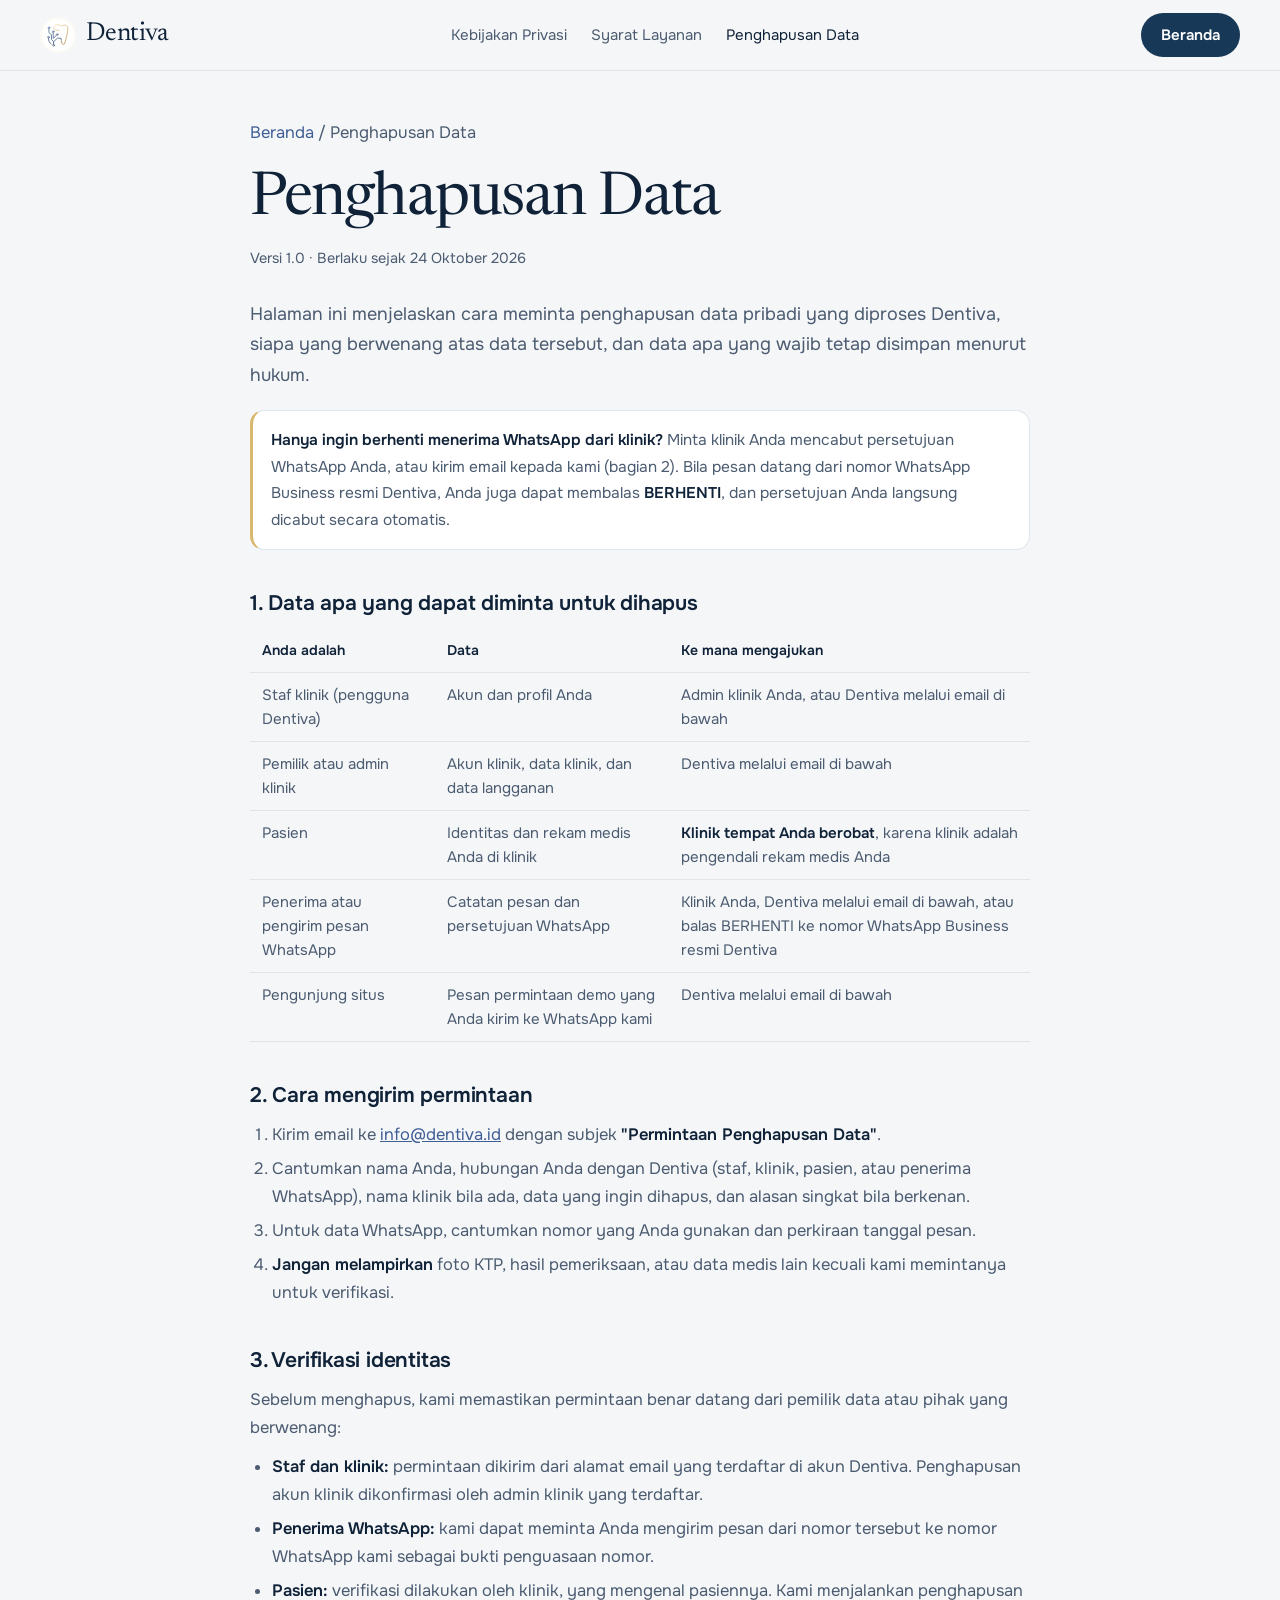
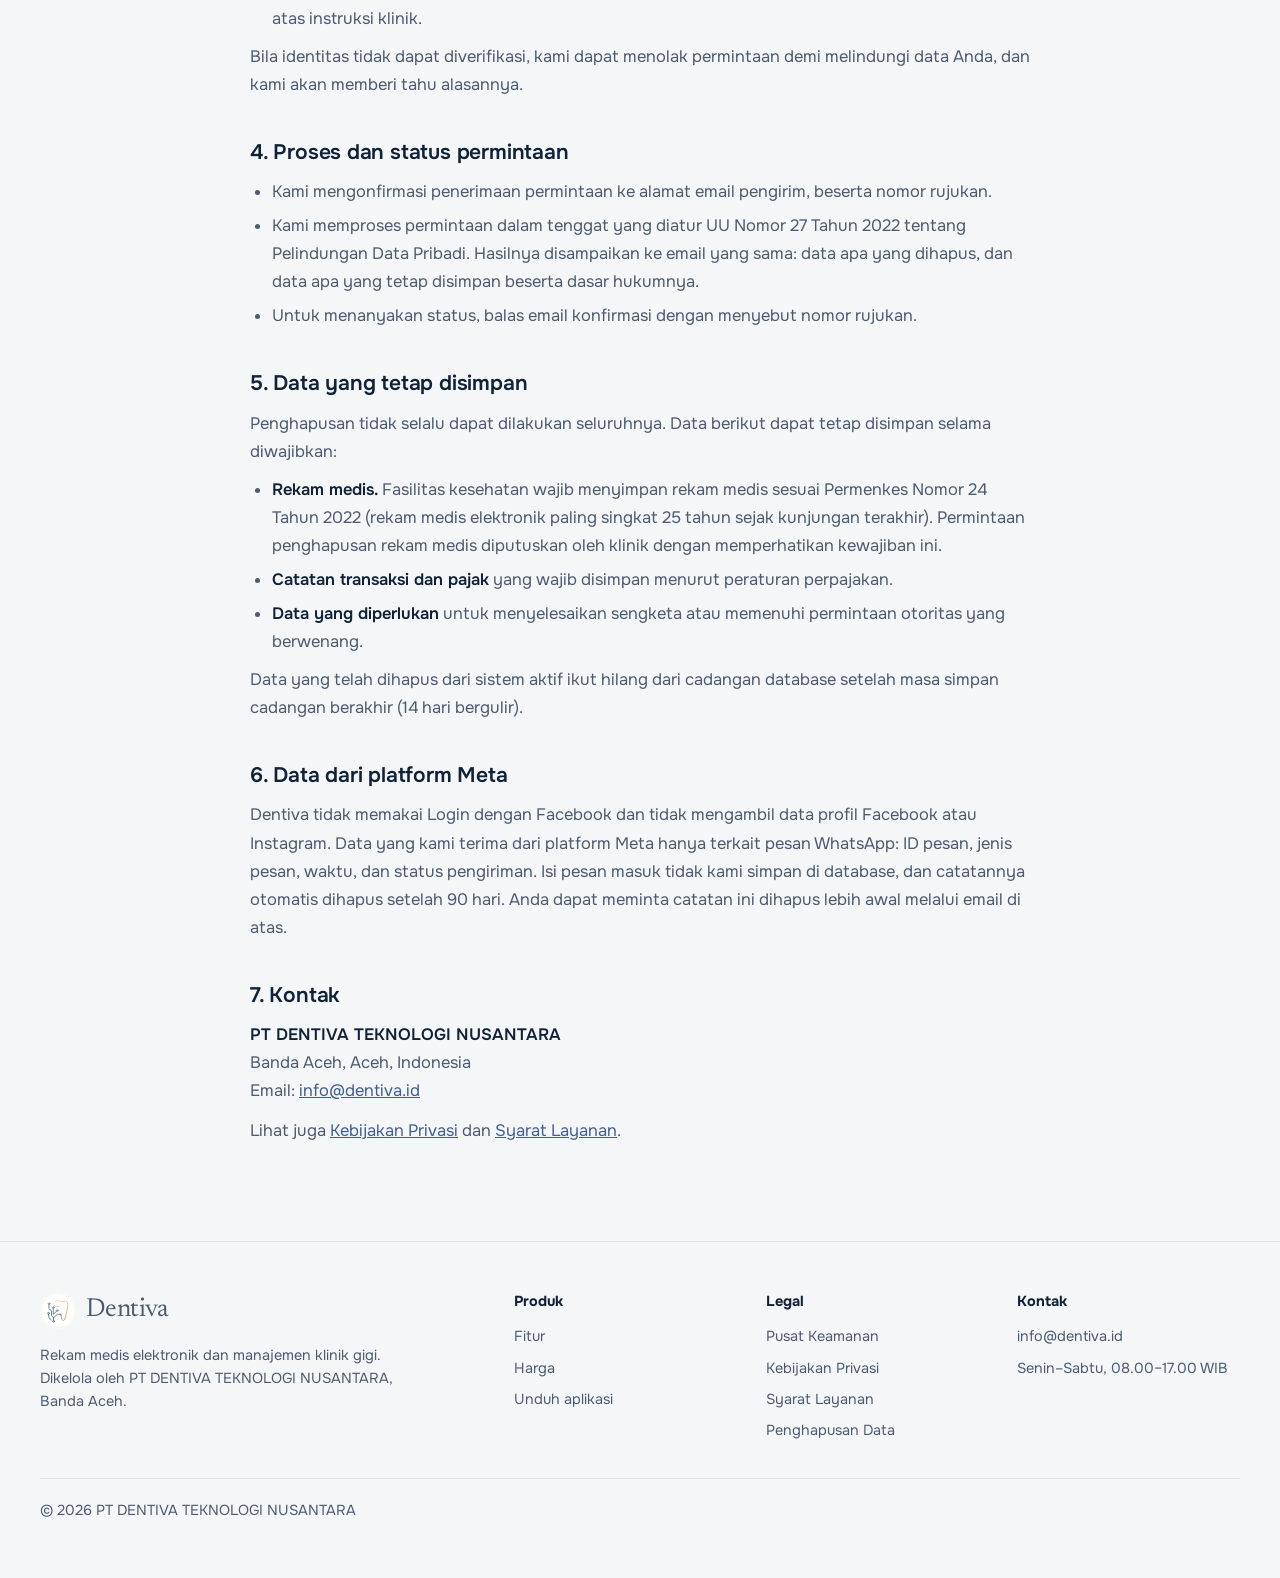
<file: data-deletion.html>
<!doctype html>
<html lang="id">
<head>
<meta charset="utf-8">
<meta name="viewport" content="width=device-width, initial-scale=1, viewport-fit=cover">
<title>Penghapusan Data — Dentiva</title>
<meta name="description" content="Cara meminta penghapusan data pribadi di Dentiva: akun staf klinik, data pasien melalui klinik, dan data pesan WhatsApp.">
<link rel="canonical" href="https://dentiva.id/data-deletion">
<meta name="robots" content="index,follow">
<meta name="theme-color" content="#0F2842">
<meta property="og:type" content="website">
<meta property="og:locale" content="id_ID">
<meta property="og:site_name" content="Dentiva">
<meta property="og:url" content="https://dentiva.id/data-deletion">
<meta property="og:title" content="Penghapusan Data — Dentiva">
<meta property="og:image" content="https://dentiva.id/og-image.png">
<link rel="icon" href="favicon.ico?v=2" sizes="any">
<link rel="icon" type="image/svg+xml" href="favicon.svg?v=2">
<link rel="apple-touch-icon" href="apple-touch-icon.png?v=2">
<link rel="preconnect" href="https://fonts.googleapis.com">
<link rel="preconnect" href="https://fonts.gstatic.com" crossorigin>
<link href="https://fonts.googleapis.com/css2?family=Newsreader:ital,opsz,wght@0,6..72,400;1,6..72,400&family=Onest:wght@400;500;600;700&display=swap" rel="stylesheet">
<link rel="stylesheet" href="legal.css?v=1">
</head>
<body>
<header class="nav">
  <div class="wrap">
    <a class="brand" href="/" aria-label="Dentiva, ke beranda"><img src="dentiva-logo-bulat.svg" alt="" width="36" height="36">Dentiva</a>
    <nav class="nav-links" aria-label="Legal">
      <a href="/privacy-policy">Kebijakan Privasi</a>
      <a href="/terms-of-service">Syarat Layanan</a>
      <a href="/data-deletion" aria-current="page">Penghapusan Data</a>
    </nav>
    <a class="btn" href="/">Beranda</a>
  </div>
</header>

<main class="legal">
  <div class="wrap">
    <p class="crumb"><a href="/">Beranda</a> / Penghapusan Data</p>
    <h1>Penghapusan Data</h1>
    <p class="meta">Versi 1.0 · Berlaku sejak 24 Oktober 2026</p>
    <p class="lede">Halaman ini menjelaskan cara meminta penghapusan data pribadi yang diproses Dentiva, siapa yang berwenang atas data tersebut, dan data apa yang wajib tetap disimpan menurut hukum.</p>

    <div class="box"><p><strong>Hanya ingin berhenti menerima WhatsApp dari klinik?</strong> Minta klinik Anda mencabut persetujuan WhatsApp Anda, atau kirim email kepada kami (bagian 2). Bila pesan datang dari nomor WhatsApp Business resmi Dentiva, Anda juga dapat membalas <strong>BERHENTI</strong>, dan persetujuan Anda langsung dicabut secara otomatis.</p></div>

    <h2 id="jenis">1. Data apa yang dapat diminta untuk dihapus</h2>
    <div class="tbl"><table>
      <thead><tr><th>Anda adalah</th><th>Data</th><th>Ke mana mengajukan</th></tr></thead>
      <tbody>
        <tr><td>Staf klinik (pengguna Dentiva)</td><td>Akun dan profil Anda</td><td>Admin klinik Anda, atau Dentiva melalui email di bawah</td></tr>
        <tr><td>Pemilik atau admin klinik</td><td>Akun klinik, data klinik, dan data langganan</td><td>Dentiva melalui email di bawah</td></tr>
        <tr><td>Pasien</td><td>Identitas dan rekam medis Anda di klinik</td><td><strong>Klinik tempat Anda berobat</strong>, karena klinik adalah pengendali rekam medis Anda</td></tr>
        <tr><td>Penerima atau pengirim pesan WhatsApp</td><td>Catatan pesan dan persetujuan WhatsApp</td><td>Klinik Anda, Dentiva melalui email di bawah, atau balas BERHENTI ke nomor WhatsApp Business resmi Dentiva</td></tr>
        <tr><td>Pengunjung situs</td><td>Pesan permintaan demo yang Anda kirim ke WhatsApp kami</td><td>Dentiva melalui email di bawah</td></tr>
      </tbody>
    </table></div>

    <h2 id="cara">2. Cara mengirim permintaan</h2>
    <ol>
      <li>Kirim email ke <a href="mailto:info@dentiva.id?subject=Permintaan%20Penghapusan%20Data">info@dentiva.id</a> dengan subjek <strong>"Permintaan Penghapusan Data"</strong>.</li>
      <li>Cantumkan nama Anda, hubungan Anda dengan Dentiva (staf, klinik, pasien, atau penerima WhatsApp), nama klinik bila ada, data yang ingin dihapus, dan alasan singkat bila berkenan.</li>
      <li>Untuk data WhatsApp, cantumkan nomor yang Anda gunakan dan perkiraan tanggal pesan.</li>
      <li><strong>Jangan melampirkan</strong> foto KTP, hasil pemeriksaan, atau data medis lain kecuali kami memintanya untuk verifikasi.</li>
    </ol>

    <h2 id="verifikasi">3. Verifikasi identitas</h2>
    <p>Sebelum menghapus, kami memastikan permintaan benar datang dari pemilik data atau pihak yang berwenang:</p>
    <ul>
      <li><strong>Staf dan klinik:</strong> permintaan dikirim dari alamat email yang terdaftar di akun Dentiva. Penghapusan akun klinik dikonfirmasi oleh admin klinik yang terdaftar.</li>
      <li><strong>Penerima WhatsApp:</strong> kami dapat meminta Anda mengirim pesan dari nomor tersebut ke nomor WhatsApp kami sebagai bukti penguasaan nomor.</li>
      <li><strong>Pasien:</strong> verifikasi dilakukan oleh klinik, yang mengenal pasiennya. Kami menjalankan penghapusan atas instruksi klinik.</li>
    </ul>
    <p>Bila identitas tidak dapat diverifikasi, kami dapat menolak permintaan demi melindungi data Anda, dan kami akan memberi tahu alasannya.</p>

    <h2 id="proses">4. Proses dan status permintaan</h2>
    <ul>
      <li>Kami mengonfirmasi penerimaan permintaan ke alamat email pengirim, beserta nomor rujukan.</li>
      <li>Kami memproses permintaan dalam tenggat yang diatur UU Nomor 27 Tahun 2022 tentang Pelindungan Data Pribadi. Hasilnya disampaikan ke email yang sama: data apa yang dihapus, dan data apa yang tetap disimpan beserta dasar hukumnya.</li>
      <li>Untuk menanyakan status, balas email konfirmasi dengan menyebut nomor rujukan.</li>
    </ul>

    <h2 id="pengecualian">5. Data yang tetap disimpan</h2>
    <p>Penghapusan tidak selalu dapat dilakukan seluruhnya. Data berikut dapat tetap disimpan selama diwajibkan:</p>
    <ul>
      <li><strong>Rekam medis.</strong> Fasilitas kesehatan wajib menyimpan rekam medis sesuai Permenkes Nomor 24 Tahun 2022 (rekam medis elektronik paling singkat 25 tahun sejak kunjungan terakhir). Permintaan penghapusan rekam medis diputuskan oleh klinik dengan memperhatikan kewajiban ini.</li>
      <li><strong>Catatan transaksi dan pajak</strong> yang wajib disimpan menurut peraturan perpajakan.</li>
      <li><strong>Data yang diperlukan</strong> untuk menyelesaikan sengketa atau memenuhi permintaan otoritas yang berwenang.</li>
    </ul>
    <p>Data yang telah dihapus dari sistem aktif ikut hilang dari cadangan database setelah masa simpan cadangan berakhir (14 hari bergulir).</p>

    <h2 id="meta">6. Data dari platform Meta</h2>
    <p>Dentiva tidak memakai Login dengan Facebook dan tidak mengambil data profil Facebook atau Instagram. Data yang kami terima dari platform Meta hanya terkait pesan WhatsApp: ID pesan, jenis pesan, waktu, dan status pengiriman. Isi pesan masuk tidak kami simpan di database, dan catatannya otomatis dihapus setelah 90 hari. Anda dapat meminta catatan ini dihapus lebih awal melalui email di atas.</p>

    <h2 id="kontak">7. Kontak</h2>
    <p><strong>PT DENTIVA TEKNOLOGI NUSANTARA</strong><br>Banda Aceh, Aceh, Indonesia<br>Email: <a href="mailto:info@dentiva.id">info@dentiva.id</a></p>
    <p>Lihat juga <a href="/privacy-policy">Kebijakan Privasi</a> dan <a href="/terms-of-service">Syarat Layanan</a>.</p>
  </div>
</main>

<footer>
  <div class="wrap">
    <div>
      <a class="brand" href="/"><img src="dentiva-logo-bulat.svg" alt="" width="36" height="36">Dentiva</a>
      <p style="margin-top:12px;max-width:38ch">Rekam medis elektronik dan manajemen klinik gigi. Dikelola oleh PT DENTIVA TEKNOLOGI NUSANTARA, Banda Aceh.</p>
    </div>
    <div><h4>Produk</h4><ul><li><a href="/#fitur">Fitur</a></li><li><a href="/#paket">Harga</a></li><li><a href="/unduh">Unduh aplikasi</a></li></ul></div>
    <div><h4>Legal</h4><ul><li><a href="/keamanan">Pusat Keamanan</a></li><li><a href="/privacy-policy">Kebijakan Privasi</a></li><li><a href="/terms-of-service">Syarat Layanan</a></li><li><a href="/data-deletion">Penghapusan Data</a></li></ul></div>
    <div><h4>Kontak</h4><ul><li><a href="mailto:info@dentiva.id">info@dentiva.id</a></li><li>Senin–Sabtu, 08.00–17.00 WIB</li></ul></div>
    <div class="copy">© 2026 PT DENTIVA TEKNOLOGI NUSANTARA</div>
  </div>
</footer>
</body>
</html>
</file>
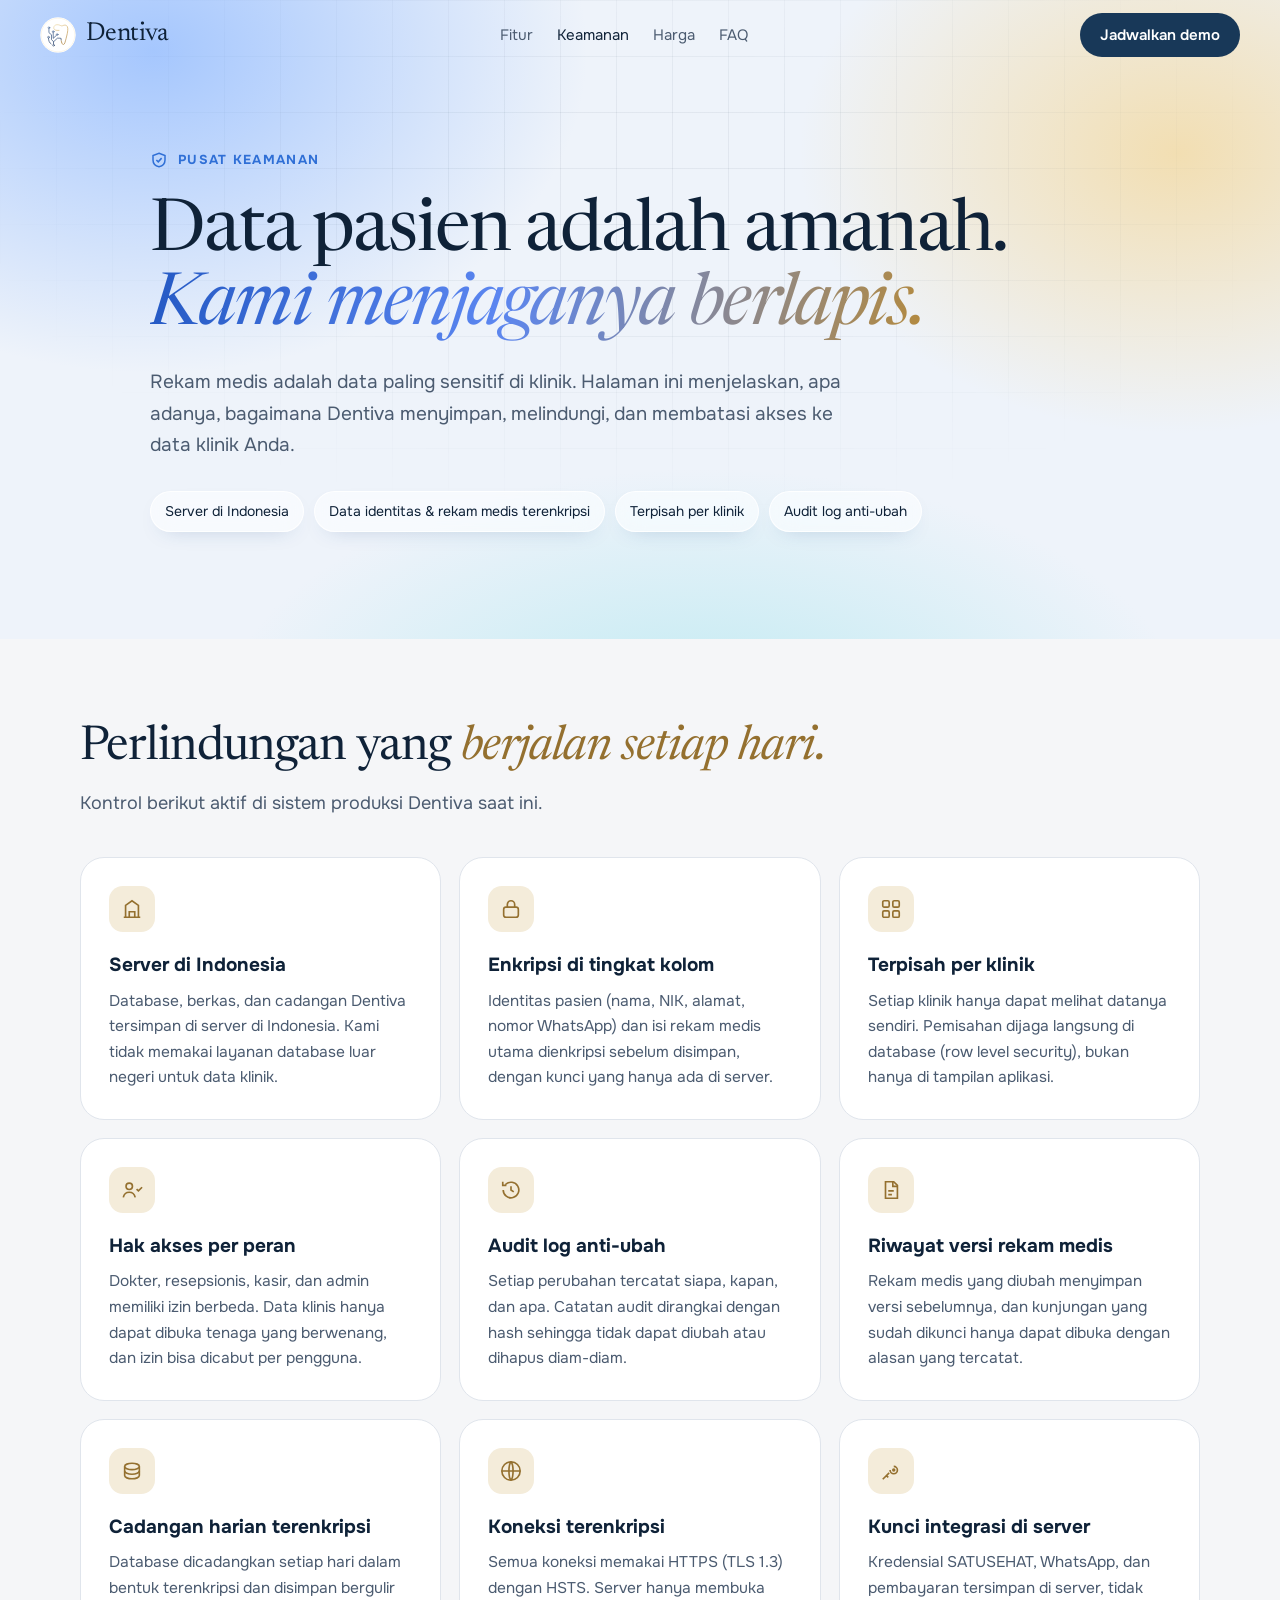
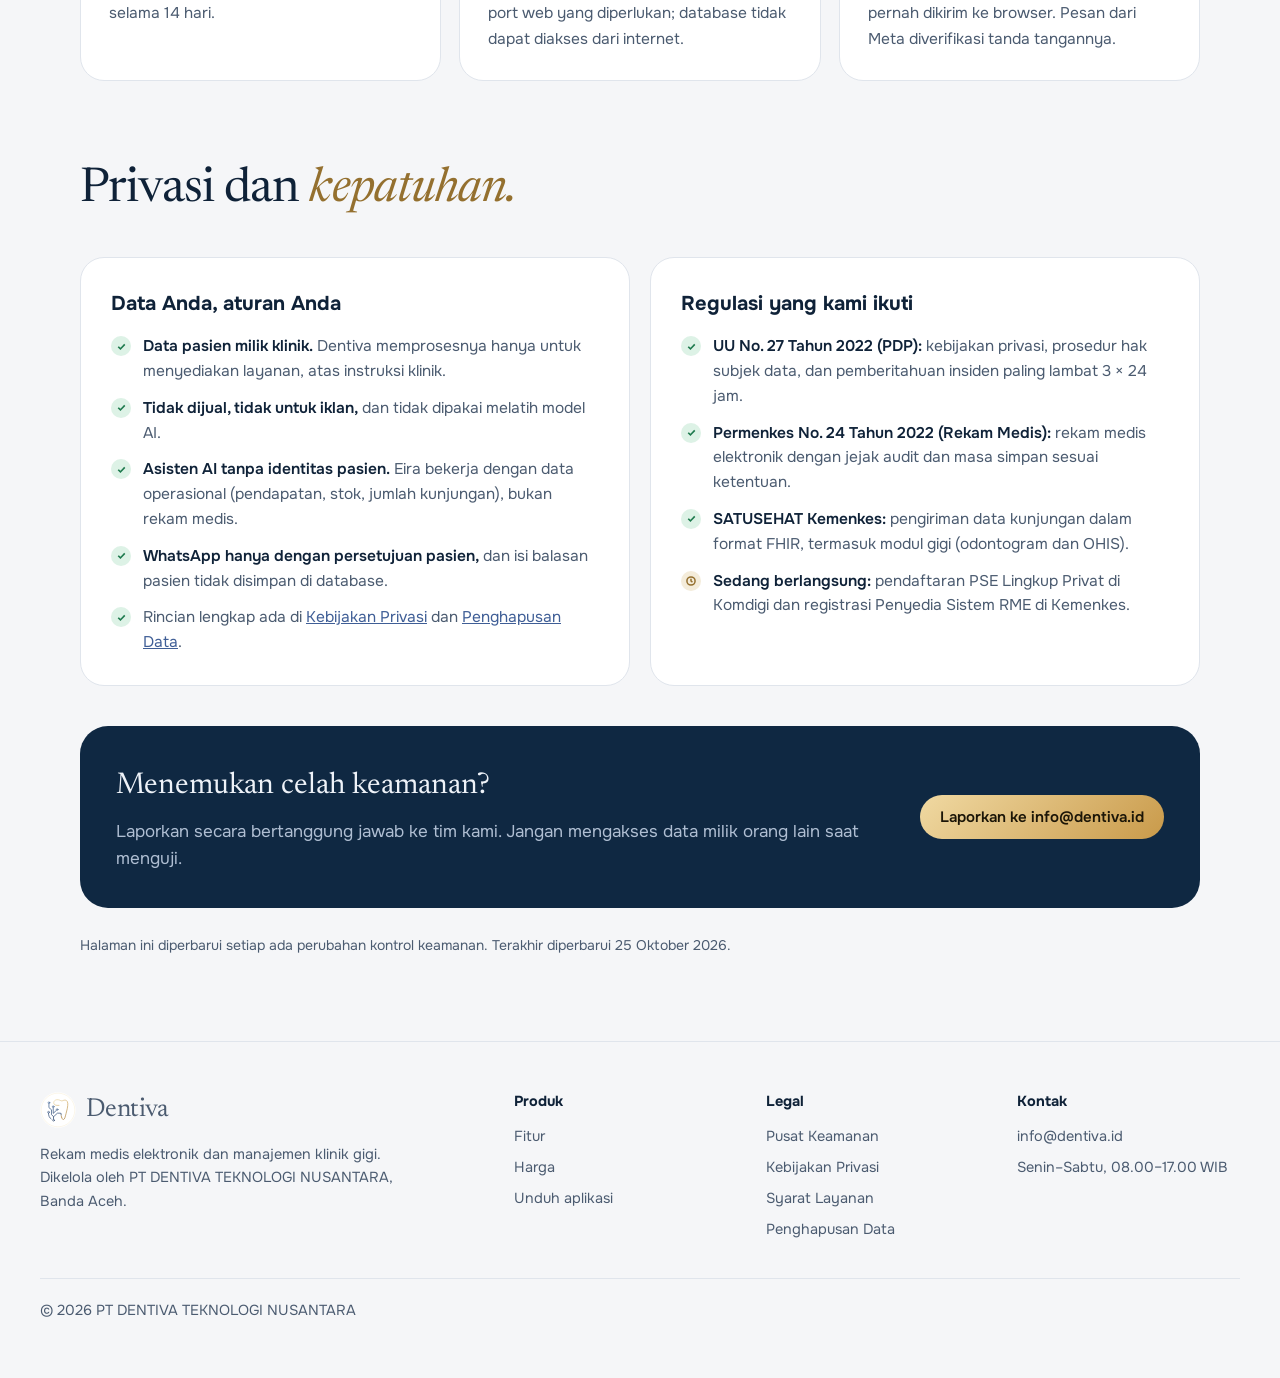
<file: keamanan.html>
<!doctype html>
<html lang="id">
<head>
<meta charset="utf-8">
<meta name="viewport" content="width=device-width, initial-scale=1, viewport-fit=cover">
<title>Pusat Keamanan — Dentiva</title>
<meta name="description" content="Bagaimana Dentiva melindungi data pasien klinik gigi: server di Indonesia, enkripsi data identitas dan rekam medis, isolasi data per klinik, hak akses per peran, audit log, dan cadangan harian terenkripsi.">
<link rel="canonical" href="https://dentiva.id/keamanan">
<meta name="robots" content="index,follow">
<meta name="theme-color" content="#EEF3FA">
<meta property="og:type" content="website">
<meta property="og:locale" content="id_ID">
<meta property="og:site_name" content="Dentiva">
<meta property="og:url" content="https://dentiva.id/keamanan">
<meta property="og:title" content="Pusat Keamanan Dentiva">
<meta property="og:image" content="https://dentiva.id/og-image.png">
<link rel="icon" href="favicon.ico?v=2" sizes="any">
<link rel="icon" type="image/svg+xml" href="favicon.svg?v=2">
<link rel="apple-touch-icon" href="apple-touch-icon.png?v=2">
<link rel="preconnect" href="https://fonts.googleapis.com">
<link rel="preconnect" href="https://fonts.gstatic.com" crossorigin>
<link href="https://fonts.googleapis.com/css2?family=Newsreader:ital,opsz,wght@0,6..72,400;1,6..72,400&family=Onest:wght@400;500;600;700&display=swap" rel="stylesheet">
<link rel="stylesheet" href="legal.css?v=1">
<style>
:root{--ok:#1E7A4E;--ok-soft:#DDF2E6;--ease:cubic-bezier(.2,.7,.1,1)}
@media (prefers-color-scheme:dark){:root:not([data-theme="light"]){--ok:#5FCB94;--ok-soft:#12301F}}
.sx-hero{position:relative;isolation:isolate;overflow:hidden;background:#EEF3FA;color:var(--ink);margin-top:-71px;padding:150px 0 90px}
.sx-hero::before{content:"";position:absolute;inset:0;z-index:-1;background:radial-gradient(620px 460px at 12% 8%,rgba(141,184,255,.75),transparent 70%),radial-gradient(540px 400px at 92% 24%,rgba(243,217,160,.8),transparent 70%),radial-gradient(700px 380px at 55% 115%,rgba(169,230,238,.7),transparent 70%)}
.sx-hero::after{content:"";position:absolute;inset:0;z-index:-1;background-image:linear-gradient(rgba(15,40,66,.06) 1px,transparent 1px),linear-gradient(90deg,rgba(15,40,66,.06) 1px,transparent 1px);background-size:56px 56px;-webkit-mask-image:radial-gradient(ellipse 70% 70% at 50% 30%,#000 20%,transparent 75%);mask-image:radial-gradient(ellipse 70% 70% at 50% 30%,#000 20%,transparent 75%)}
.sx-hero .wrap{max-width:980px}
.sx-eyebrow{display:inline-flex;align-items:center;gap:10px;font-size:13px;font-weight:700;letter-spacing:.1em;text-transform:uppercase;color:#2F6FD6}
.sx-eyebrow svg{width:18px;height:18px}
.sx-hero h1{font-family:var(--display);font-weight:400;font-size:clamp(40px,6vw,72px);line-height:1.04;letter-spacing:-.025em;margin:18px 0 0}
.sx-hero h1 em{font-style:italic;color:transparent;background:linear-gradient(100deg,#2459C4,#5B86F0 45%,#B48A3E);-webkit-background-clip:text;background-clip:text}
.sx-hero p{margin-top:22px;font-size:19px;line-height:1.65;color:var(--ink-soft);max-width:56ch}
.sx-facts{display:flex;flex-wrap:wrap;gap:10px;margin-top:30px;padding:0;list-style:none}
.sx-facts li{padding:8px 14px;border-radius:999px;border:1px solid rgba(255,255,255,.85);background:rgba(255,255,255,.58);backdrop-filter:blur(14px) saturate(1.4);-webkit-backdrop-filter:blur(14px) saturate(1.4);box-shadow:0 8px 22px -14px rgba(31,74,134,.35);font-size:14px;color:var(--ink)}
.nav.on-dark{background:transparent;border-color:transparent;backdrop-filter:none}
.nav.on-dark .brand{color:var(--ink)}
.nav.on-dark .nav-links a{color:var(--ink-soft)}
.nav.on-dark .nav-links a:hover,.nav.on-dark .nav-links a[aria-current]{color:var(--ink)}
.nav.on-dark .btn{background:#183858;color:#fff}
.sx-sec{padding:84px 0}
.sx-sec .wrap{max-width:1120px}
.sx-sec h2{font-family:var(--display);font-weight:400;font-size:clamp(32px,4vw,48px);line-height:1.08;letter-spacing:-.02em;margin:0}
.sx-sec h2 em{font-style:italic;color:var(--gold)}
.sx-lead{margin-top:14px;color:var(--ink-soft);font-size:18px;max-width:60ch}
.sx-grid{display:grid;grid-template-columns:repeat(3,1fr);gap:18px;margin-top:40px}
.sx-card{padding:28px;border-radius:24px;background:var(--surface);border:1px solid var(--line);transition:transform .4s var(--ease),border-color .4s;opacity:0;transform:translateY(24px)}
.sx-card.in{opacity:1;transform:none;transition:opacity .8s var(--ease),transform .8s var(--ease),border-color .4s;transition-delay:calc(var(--d,0) * 80ms)}
.sx-card:hover{border-color:var(--gold-bright)}
.sx-card .ic{width:46px;height:46px;border-radius:14px;display:grid;place-items:center;background:var(--gold-soft);color:var(--gold)}
.sx-card .ic svg{width:22px;height:22px}
.sx-card h3{font-size:19px;margin:18px 0 8px}
.sx-card p{color:var(--ink-soft);font-size:15.5px;line-height:1.65}
.sx-split{display:grid;grid-template-columns:1fr 1fr;gap:20px;margin-top:40px}
.sx-box{padding:30px;border-radius:24px;background:var(--surface);border:1px solid var(--line)}
.sx-box h3{font-size:20px;margin:0 0 14px}
.sx-box ul{margin:0;padding:0;list-style:none;display:grid;gap:12px}
.sx-box li{display:grid;grid-template-columns:22px 1fr;gap:10px;color:var(--ink-soft);font-size:15.5px;line-height:1.6}
.sx-box li::before{content:"";width:20px;height:20px;margin-top:2px;border-radius:50%;background:var(--ok-soft) url("data:image/svg+xml,%3Csvg xmlns='http://www.w3.org/2000/svg' viewBox='0 0 24 24' fill='none' stroke='%231E7A4E' stroke-width='3'%3E%3Cpath d='M6 12.5l4 4L18 8'/%3E%3C/svg%3E") center/13px no-repeat}
.sx-box li.wip::before{background:var(--gold-soft) url("data:image/svg+xml,%3Csvg xmlns='http://www.w3.org/2000/svg' viewBox='0 0 24 24' fill='none' stroke='%2394702F' stroke-width='2.6'%3E%3Ccircle cx='12' cy='12' r='7'/%3E%3Cpath d='M12 8v4l2.5 2'/%3E%3C/svg%3E") center/14px no-repeat}
.sx-box b{color:var(--ink);font-weight:600}
.sx-box a{color:var(--blue)}
.sx-cta{margin-top:40px;padding:36px;border-radius:28px;background:#0F2842;color:#EEF2F8;display:grid;grid-template-columns:1fr auto;gap:24px;align-items:center}
.sx-cta h3{font-family:var(--display);font-weight:400;font-size:30px;margin:0}
.sx-cta p{color:#AFBED2;margin-top:8px}
.sx-cta a.btn{background:linear-gradient(135deg,#F0D9A2,#C99A4A);color:#1B1507}
.sx-note{margin-top:26px;font-size:14px;color:var(--ink-soft)}
@media (prefers-color-scheme:dark){:root:not([data-theme="light"]) .sx-hero{background:#0B1626}
  :root:not([data-theme="light"]) .sx-hero::before{opacity:.35}
  :root:not([data-theme="light"]) .sx-facts li{background:rgba(255,255,255,.06);border-color:rgba(255,255,255,.14)}
  :root:not([data-theme="light"]) .sx-hero h1 em{background-image:linear-gradient(100deg,#8FB4FF,#C9D8FF 45%,#E4C98C)}}
@media (max-width:960px){.sx-grid{grid-template-columns:1fr 1fr}.sx-split{grid-template-columns:1fr}.sx-cta{grid-template-columns:1fr}}
@media (max-width:620px){.sx-grid{grid-template-columns:1fr}.sx-hero{padding:120px 0 64px}.sx-sec{padding:64px 0}}
@media (prefers-reduced-motion:reduce){.sx-card{opacity:1;transform:none}}
</style>
</head>
<body>
<header class="nav on-dark" id="nav">
  <div class="wrap">
    <a class="brand" href="/" aria-label="Dentiva, ke beranda"><img src="dentiva-logo-bulat.svg" alt="" width="36" height="36">Dentiva</a>
    <nav class="nav-links" aria-label="Utama">
      <a href="/#fitur">Fitur</a>
      <a href="/keamanan" aria-current="page">Keamanan</a>
      <a href="/#paket">Harga</a>
      <a href="/#faq">FAQ</a>
    </nav>
    <a class="btn" href="/#demo">Jadwalkan demo</a>
  </div>
</header>

<main>
  <section class="sx-hero">
    <div class="wrap">
      <span class="sx-eyebrow"><svg viewBox="0 0 24 24" fill="none" stroke="currentColor" stroke-width="2" aria-hidden="true"><path d="M12 3l8 3v6c0 5-3.5 8-8 9-4.5-1-8-4-8-9V6l8-3Z"/><path d="M8.5 12l2.5 2.5 4.5-5"/></svg>Pusat Keamanan</span>
      <h1>Data pasien adalah amanah. <em>Kami menjaganya berlapis.</em></h1>
      <p>Rekam medis adalah data paling sensitif di klinik. Halaman ini menjelaskan, apa adanya, bagaimana Dentiva menyimpan, melindungi, dan membatasi akses ke data klinik Anda.</p>
      <ul class="sx-facts"><li>Server di Indonesia</li><li>Data identitas &amp; rekam medis terenkripsi</li><li>Terpisah per klinik</li><li>Audit log anti-ubah</li></ul>
    </div>
  </section>

  <section class="sx-sec">
    <div class="wrap">
      <h2>Perlindungan yang <em>berjalan setiap hari.</em></h2>
      <p class="sx-lead">Kontrol berikut aktif di sistem produksi Dentiva saat ini.</p>
      <div class="sx-grid">
        <article class="sx-card" style="--d:0"><span class="ic"><svg viewBox="0 0 24 24" fill="none" stroke="currentColor" stroke-width="1.8" aria-hidden="true"><path d="M3 21h18M5 21V8l7-5 7 5v13M9 21v-6h6v6"/></svg></span><h3>Server di Indonesia</h3><p>Database, berkas, dan cadangan Dentiva tersimpan di server di Indonesia. Kami tidak memakai layanan database luar negeri untuk data klinik.</p></article>
        <article class="sx-card" style="--d:1"><span class="ic"><svg viewBox="0 0 24 24" fill="none" stroke="currentColor" stroke-width="1.8" aria-hidden="true"><rect x="4" y="10" width="16" height="11" rx="2.5"/><path d="M8 10V7a4 4 0 0 1 8 0v3"/></svg></span><h3>Enkripsi di tingkat kolom</h3><p>Identitas pasien (nama, NIK, alamat, nomor WhatsApp) dan isi rekam medis utama dienkripsi sebelum disimpan, dengan kunci yang hanya ada di server.</p></article>
        <article class="sx-card" style="--d:2"><span class="ic"><svg viewBox="0 0 24 24" fill="none" stroke="currentColor" stroke-width="1.8" aria-hidden="true"><rect x="3" y="3" width="7" height="7" rx="1.5"/><rect x="14" y="3" width="7" height="7" rx="1.5"/><rect x="3" y="14" width="7" height="7" rx="1.5"/><rect x="14" y="14" width="7" height="7" rx="1.5"/></svg></span><h3>Terpisah per klinik</h3><p>Setiap klinik hanya dapat melihat datanya sendiri. Pemisahan dijaga langsung di database (row level security), bukan hanya di tampilan aplikasi.</p></article>
        <article class="sx-card" style="--d:0"><span class="ic"><svg viewBox="0 0 24 24" fill="none" stroke="currentColor" stroke-width="1.8" aria-hidden="true"><circle cx="9" cy="8" r="3.5"/><path d="M2.5 20c.8-3.5 3.3-5.5 6.5-5.5s5.7 2 6.5 5.5M17 11l2 2 4-4"/></svg></span><h3>Hak akses per peran</h3><p>Dokter, resepsionis, kasir, dan admin memiliki izin berbeda. Data klinis hanya dapat dibuka tenaga yang berwenang, dan izin bisa dicabut per pengguna.</p></article>
        <article class="sx-card" style="--d:1"><span class="ic"><svg viewBox="0 0 24 24" fill="none" stroke="currentColor" stroke-width="1.8" aria-hidden="true"><path d="M12 8v4l3 2"/><path d="M3.5 12a8.5 8.5 0 1 0 2.5-6M3 3v4h4"/></svg></span><h3>Audit log anti-ubah</h3><p>Setiap perubahan tercatat siapa, kapan, dan apa. Catatan audit dirangkai dengan hash sehingga tidak dapat diubah atau dihapus diam-diam.</p></article>
        <article class="sx-card" style="--d:2"><span class="ic"><svg viewBox="0 0 24 24" fill="none" stroke="currentColor" stroke-width="1.8" aria-hidden="true"><path d="M6 3h9l4 4v14H6z"/><path d="M14 3v5h5M9 13h6M9 17h4"/></svg></span><h3>Riwayat versi rekam medis</h3><p>Rekam medis yang diubah menyimpan versi sebelumnya, dan kunjungan yang sudah dikunci hanya dapat dibuka dengan alasan yang tercatat.</p></article>
        <article class="sx-card" style="--d:0"><span class="ic"><svg viewBox="0 0 24 24" fill="none" stroke="currentColor" stroke-width="1.8" aria-hidden="true"><path d="M4 7c0-2 3.6-3.5 8-3.5S20 5 20 7v10c0 2-3.6 3.5-8 3.5S4 19 4 17z"/><path d="M4 7c0 2 3.6 3.5 8 3.5S20 9 20 7M4 12c0 2 3.6 3.5 8 3.5s8-1.5 8-3.5"/></svg></span><h3>Cadangan harian terenkripsi</h3><p>Database dicadangkan setiap hari dalam bentuk terenkripsi dan disimpan bergulir selama 14 hari.</p></article>
        <article class="sx-card" style="--d:1"><span class="ic"><svg viewBox="0 0 24 24" fill="none" stroke="currentColor" stroke-width="1.8" aria-hidden="true"><path d="M12 2a10 10 0 1 0 0 20 10 10 0 0 0 0-20Z"/><path d="M2 12h20M12 2c3 3 3 17 0 20M12 2c-3 3-3 17 0 20"/></svg></span><h3>Koneksi terenkripsi</h3><p>Semua koneksi memakai HTTPS (TLS 1.3) dengan HSTS. Server hanya membuka port web yang diperlukan; database tidak dapat diakses dari internet.</p></article>
        <article class="sx-card" style="--d:2"><span class="ic"><svg viewBox="0 0 24 24" fill="none" stroke="currentColor" stroke-width="1.8" aria-hidden="true"><path d="M15 7a4 4 0 1 1-4 4"/><path d="M3 21l7-7M7 17l2 2"/><circle cx="15" cy="11" r="1"/></svg></span><h3>Kunci integrasi di server</h3><p>Kredensial SATUSEHAT, WhatsApp, dan pembayaran tersimpan di server, tidak pernah dikirim ke browser. Pesan dari Meta diverifikasi tanda tangannya.</p></article>
      </div>
    </div>
  </section>

  <section class="sx-sec" style="padding-top:0">
    <div class="wrap">
      <h2>Privasi dan <em>kepatuhan.</em></h2>
      <div class="sx-split">
        <div class="sx-box">
          <h3>Data Anda, aturan Anda</h3>
          <ul>
            <li><span><b>Data pasien milik klinik.</b> Dentiva memprosesnya hanya untuk menyediakan layanan, atas instruksi klinik.</span></li>
            <li><span><b>Tidak dijual, tidak untuk iklan,</b> dan tidak dipakai melatih model AI.</span></li>
            <li><span><b>Asisten AI tanpa identitas pasien.</b> Eira bekerja dengan data operasional (pendapatan, stok, jumlah kunjungan), bukan rekam medis.</span></li>
            <li><span><b>WhatsApp hanya dengan persetujuan pasien,</b> dan isi balasan pasien tidak disimpan di database.</span></li>
            <li><span>Rincian lengkap ada di <a href="/privacy-policy">Kebijakan Privasi</a> dan <a href="/data-deletion">Penghapusan Data</a>.</span></li>
          </ul>
        </div>
        <div class="sx-box">
          <h3>Regulasi yang kami ikuti</h3>
          <ul>
            <li><span><b>UU No. 27 Tahun 2022 (PDP):</b> kebijakan privasi, prosedur hak subjek data, dan pemberitahuan insiden paling lambat 3 × 24 jam.</span></li>
            <li><span><b>Permenkes No. 24 Tahun 2022 (Rekam Medis):</b> rekam medis elektronik dengan jejak audit dan masa simpan sesuai ketentuan.</span></li>
            <li><span><b>SATUSEHAT Kemenkes:</b> pengiriman data kunjungan dalam format FHIR, termasuk modul gigi (odontogram dan OHIS).</span></li>
            <li class="wip"><span><b>Sedang berlangsung:</b> pendaftaran PSE Lingkup Privat di Komdigi dan registrasi Penyedia Sistem RME di Kemenkes.</span></li>
          </ul>
        </div>
      </div>

      <div class="sx-cta">
        <div><h3>Menemukan celah keamanan?</h3><p>Laporkan secara bertanggung jawab ke tim kami. Jangan mengakses data milik orang lain saat menguji.</p></div>
        <a class="btn" href="mailto:info@dentiva.id?subject=Laporan%20Keamanan">Laporkan ke info@dentiva.id</a>
      </div>
      <p class="sx-note">Halaman ini diperbarui setiap ada perubahan kontrol keamanan. Terakhir diperbarui 25 Oktober 2026.</p>
    </div>
  </section>
</main>

<footer>
  <div class="wrap">
    <div>
      <a class="brand" href="/"><img src="dentiva-logo-bulat.svg" alt="" width="36" height="36">Dentiva</a>
      <p style="margin-top:12px;max-width:38ch">Rekam medis elektronik dan manajemen klinik gigi. Dikelola oleh PT DENTIVA TEKNOLOGI NUSANTARA, Banda Aceh.</p>
    </div>
    <div><h4>Produk</h4><ul><li><a href="/#fitur">Fitur</a></li><li><a href="/#paket">Harga</a></li><li><a href="/unduh">Unduh aplikasi</a></li></ul></div>
    <div><h4>Legal</h4><ul><li><a href="/keamanan">Pusat Keamanan</a></li><li><a href="/privacy-policy">Kebijakan Privasi</a></li><li><a href="/terms-of-service">Syarat Layanan</a></li><li><a href="/data-deletion">Penghapusan Data</a></li></ul></div>
    <div><h4>Kontak</h4><ul><li><a href="mailto:info@dentiva.id">info@dentiva.id</a></li><li>Senin–Sabtu, 08.00–17.00 WIB</li></ul></div>
    <div class="copy">© 2026 PT DENTIVA TEKNOLOGI NUSANTARA</div>
  </div>
</footer>
<script>
(function(){
  "use strict";
  var nav=document.getElementById("nav"), hero=document.querySelector(".sx-hero");
  function st(){ nav.classList.toggle("on-dark", hero.getBoundingClientRect().bottom>nav.offsetHeight+24); }
  addEventListener("scroll",st,{passive:true}); st();
  var cards=[].slice.call(document.querySelectorAll(".sx-card"));
  if(!("IntersectionObserver" in window)){ cards.forEach(function(c){c.classList.add("in")}); return; }
  var io=new IntersectionObserver(function(es){ es.forEach(function(e){ if(e.isIntersecting){ e.target.classList.add("in"); io.unobserve(e.target); } }); },{threshold:.15});
  cards.forEach(function(c){ io.observe(c); });
})();
</script>
</body>
</html>
</file>
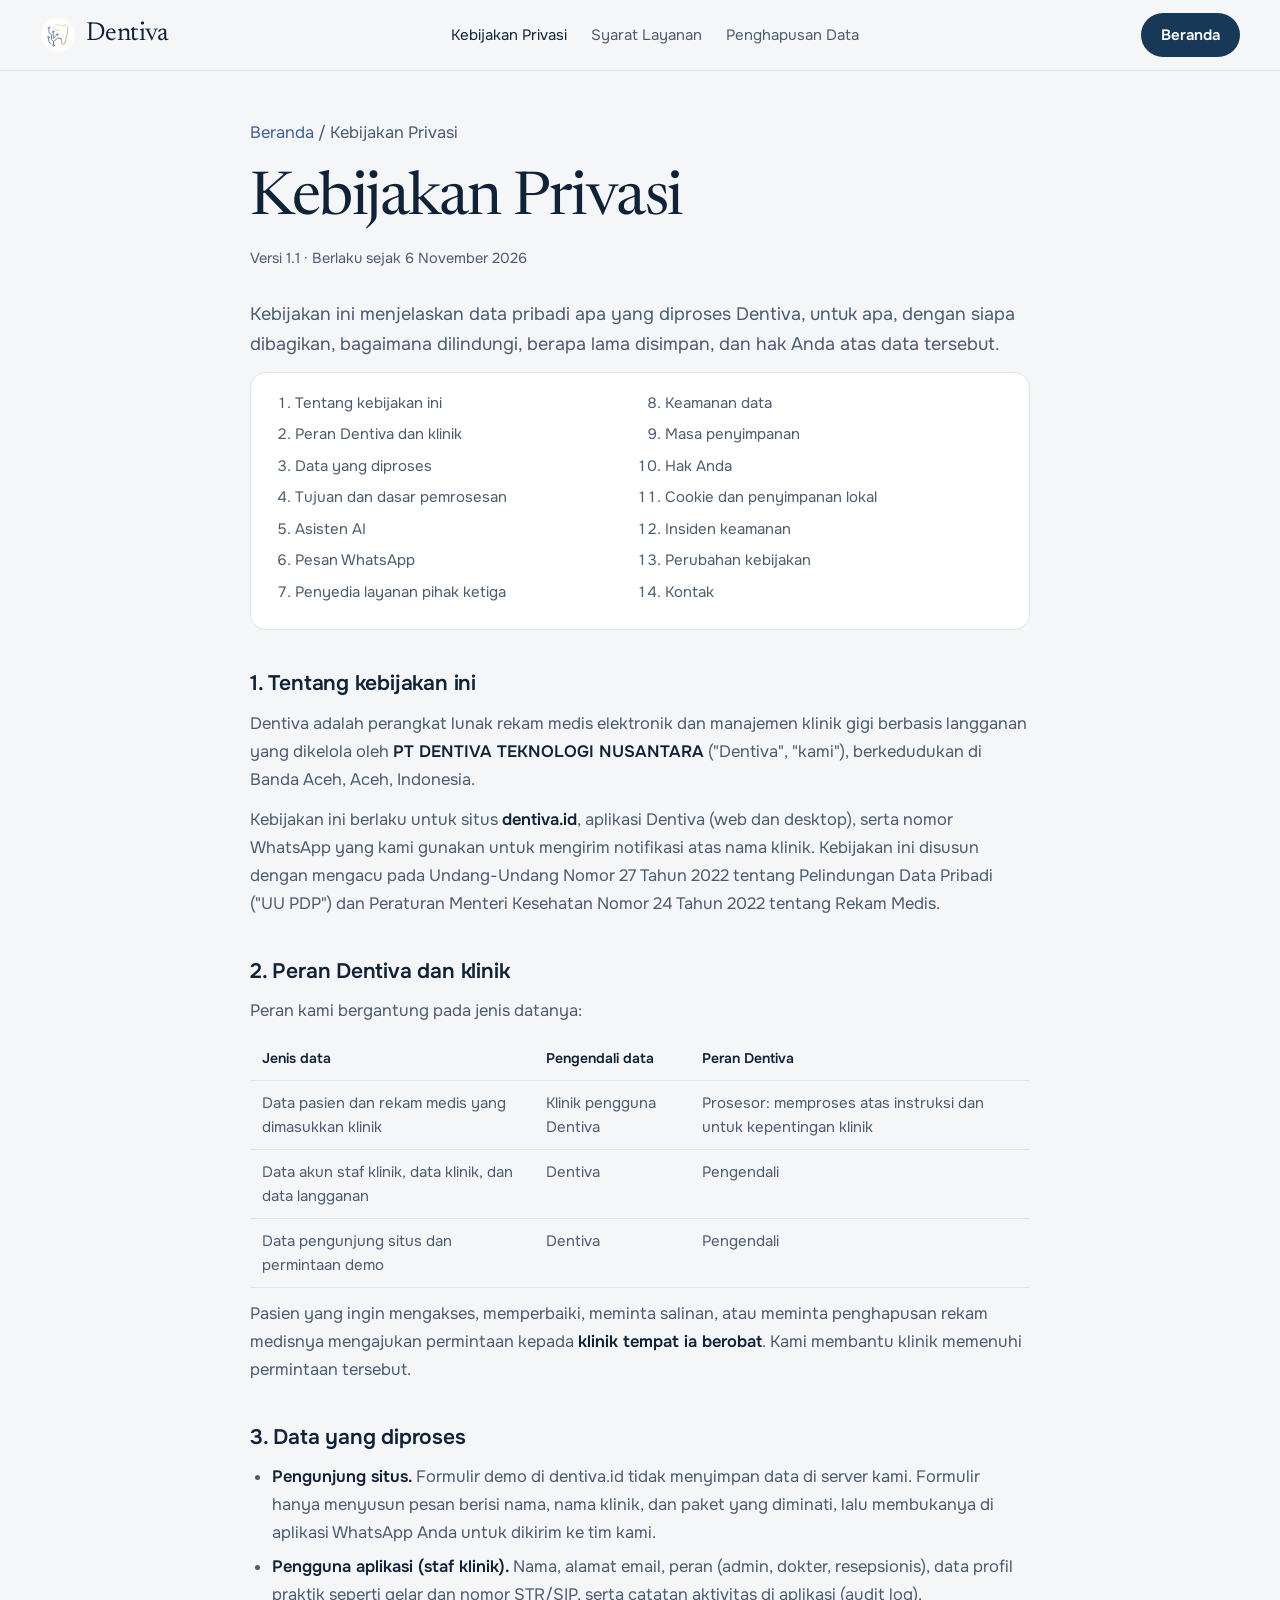
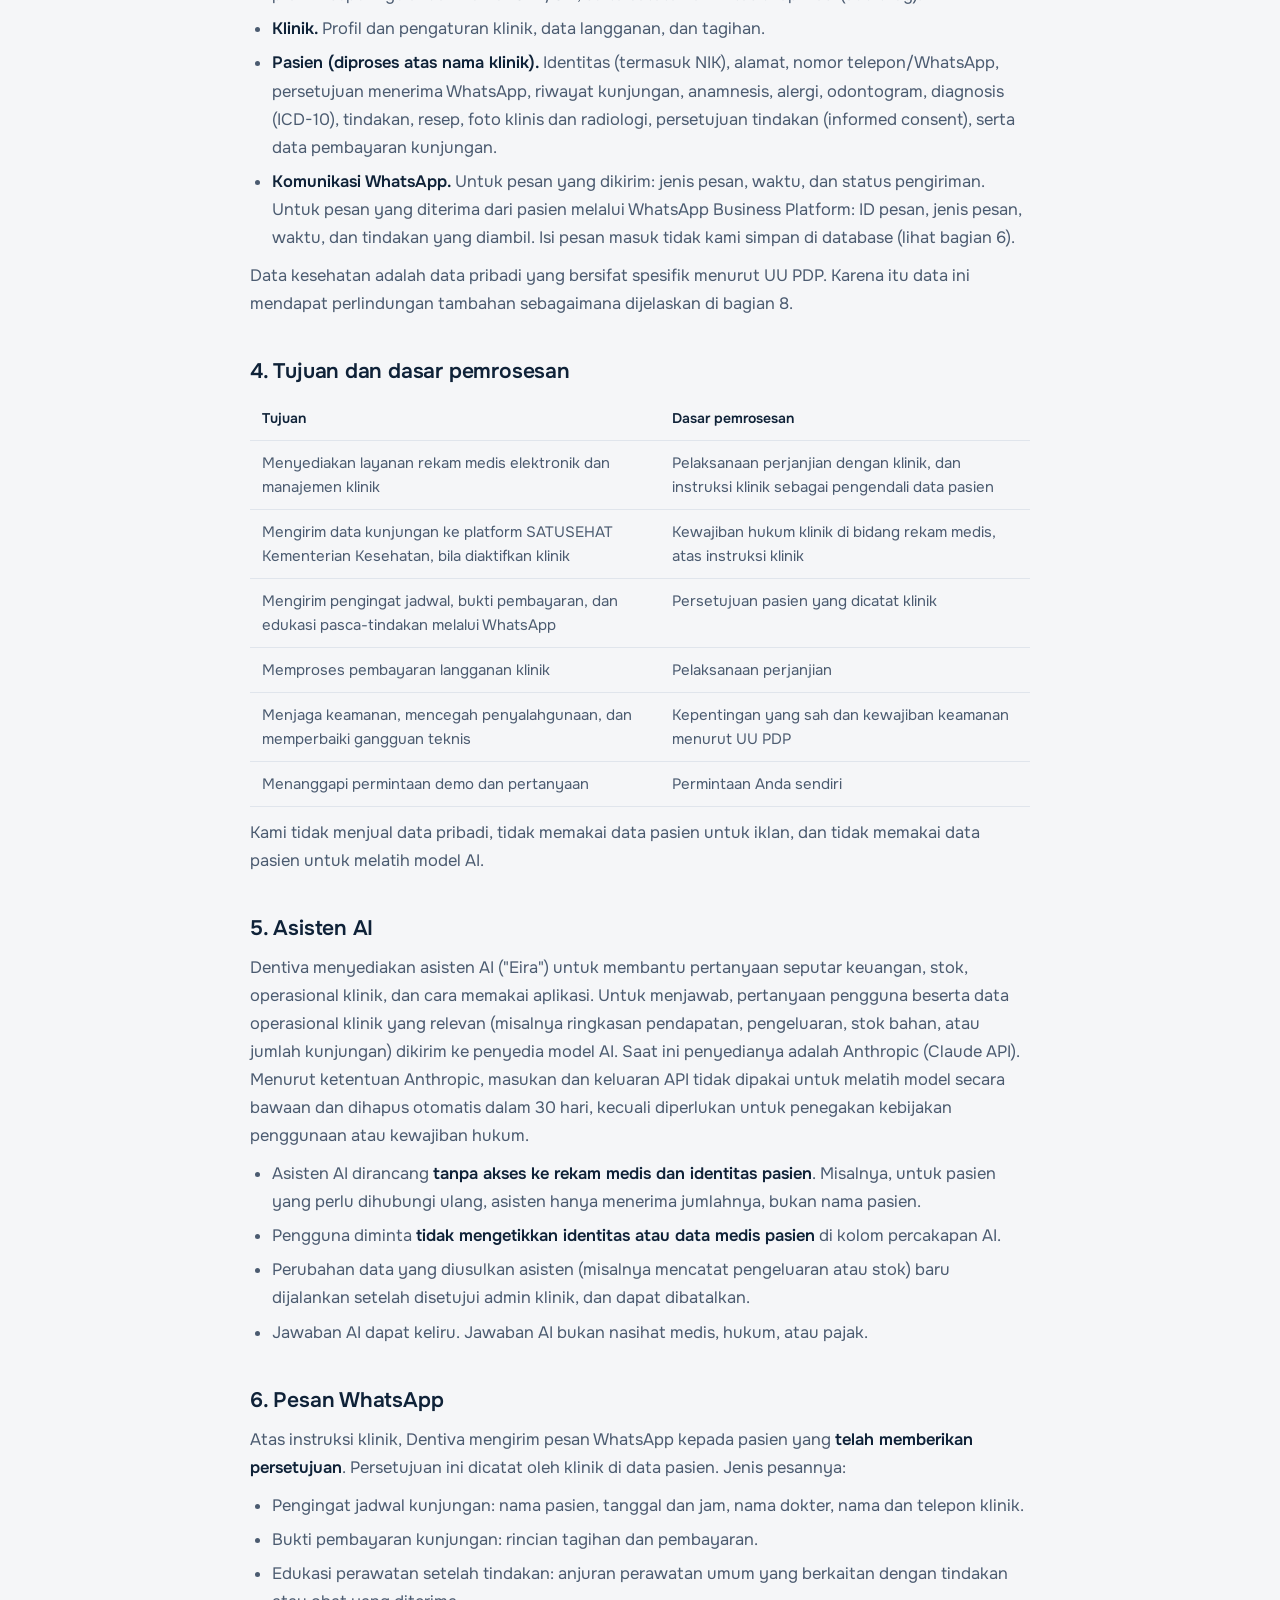
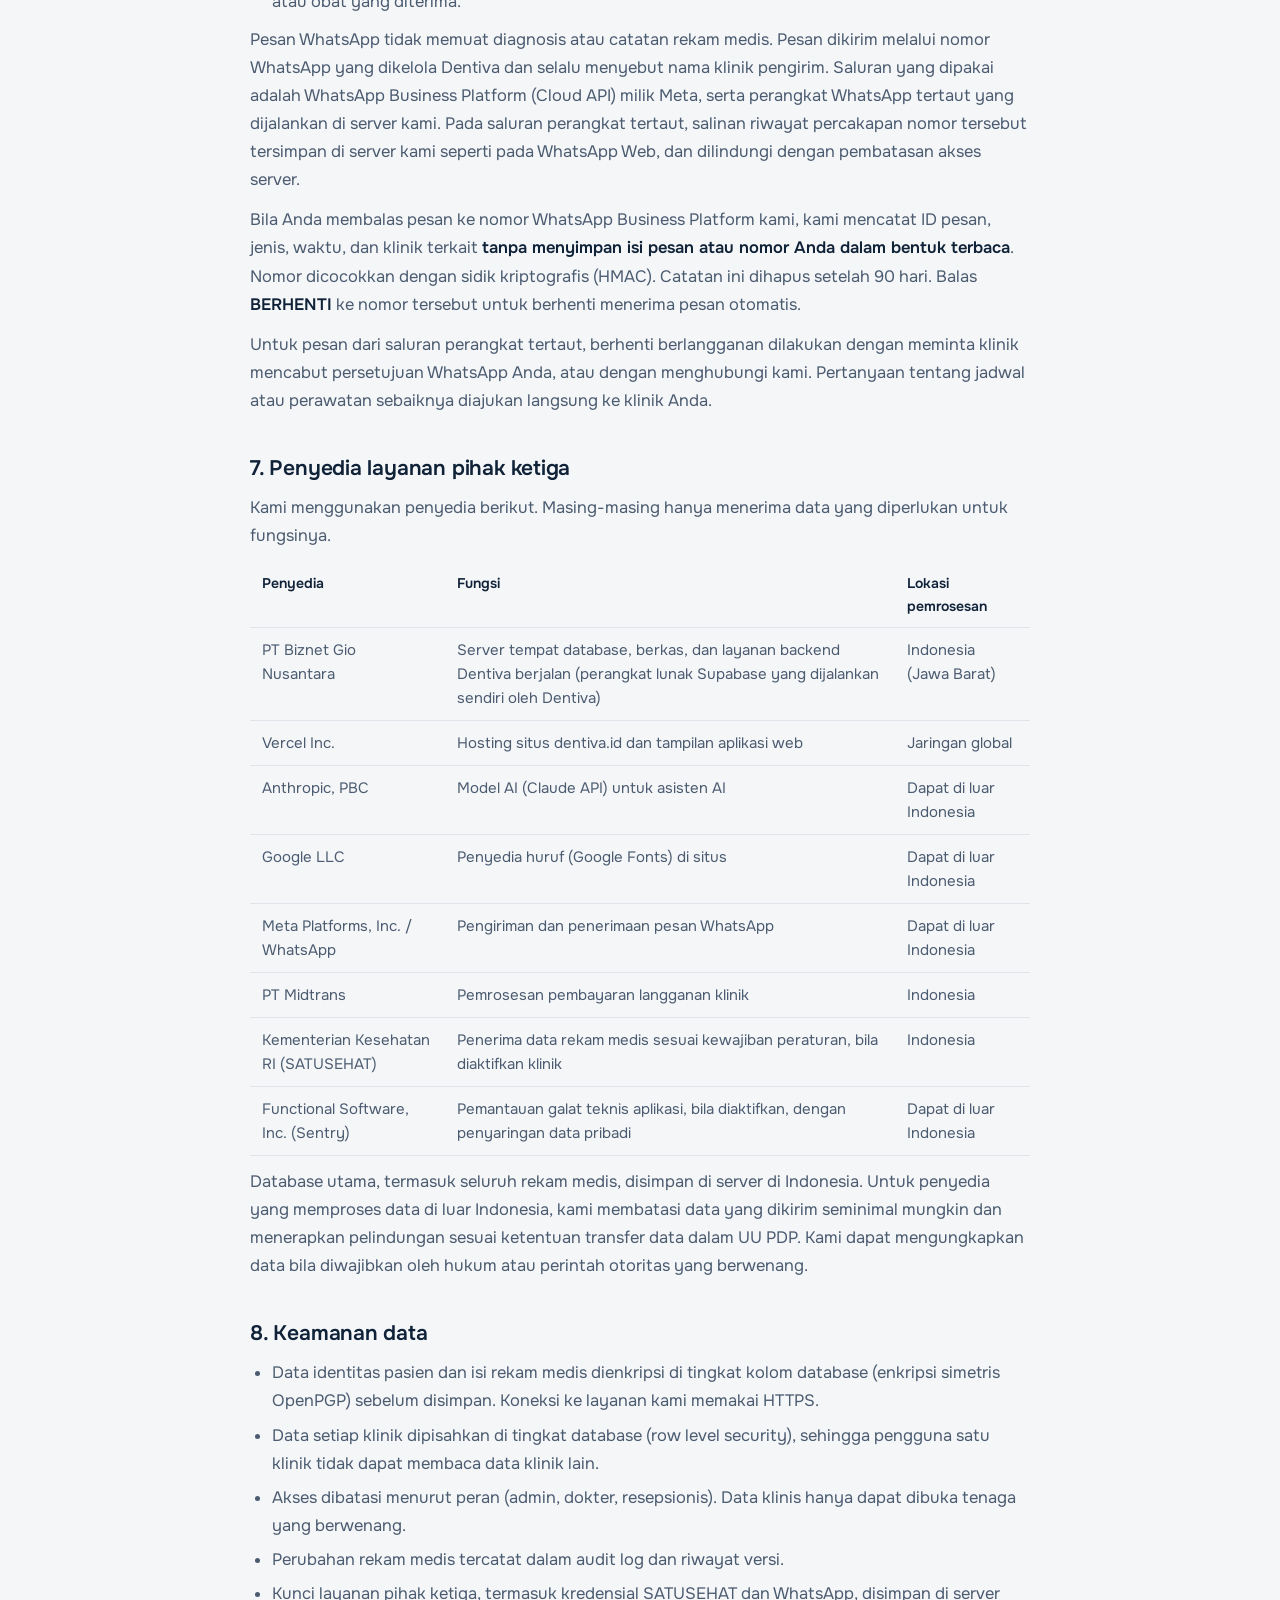
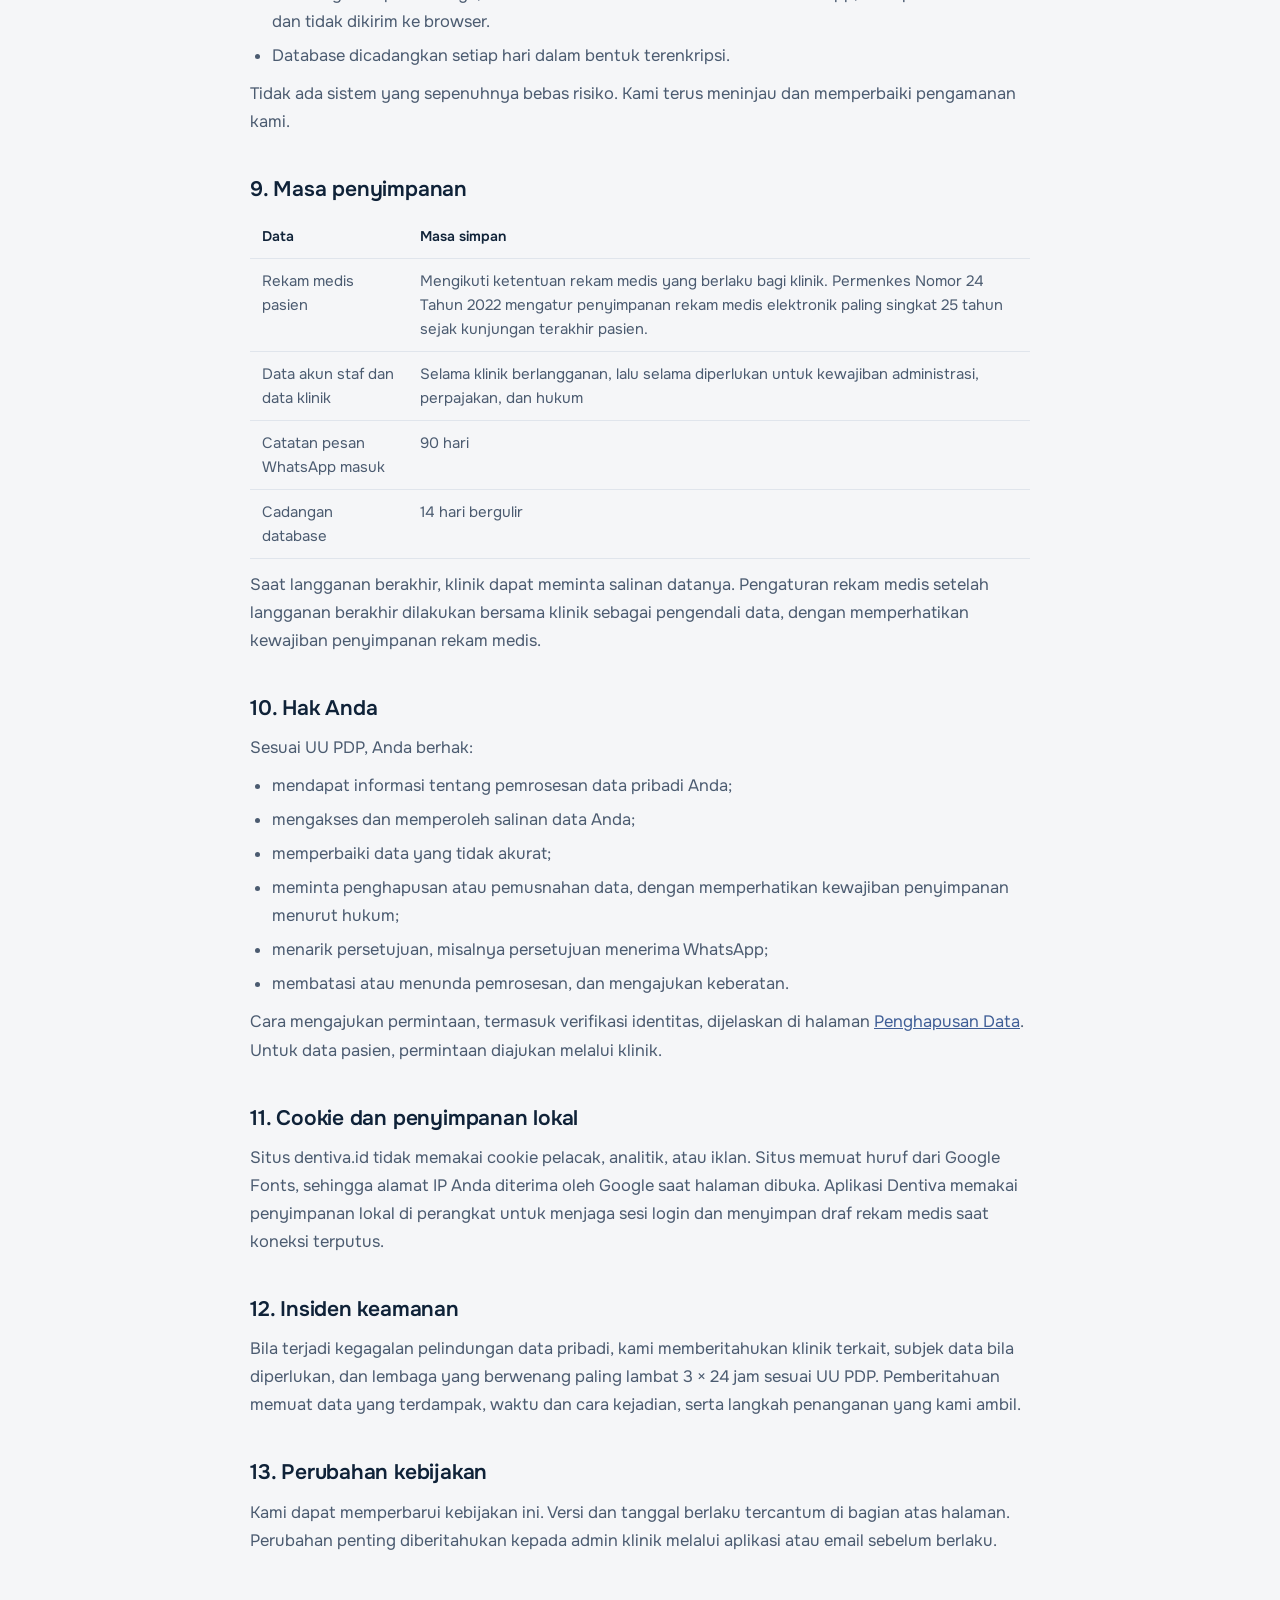
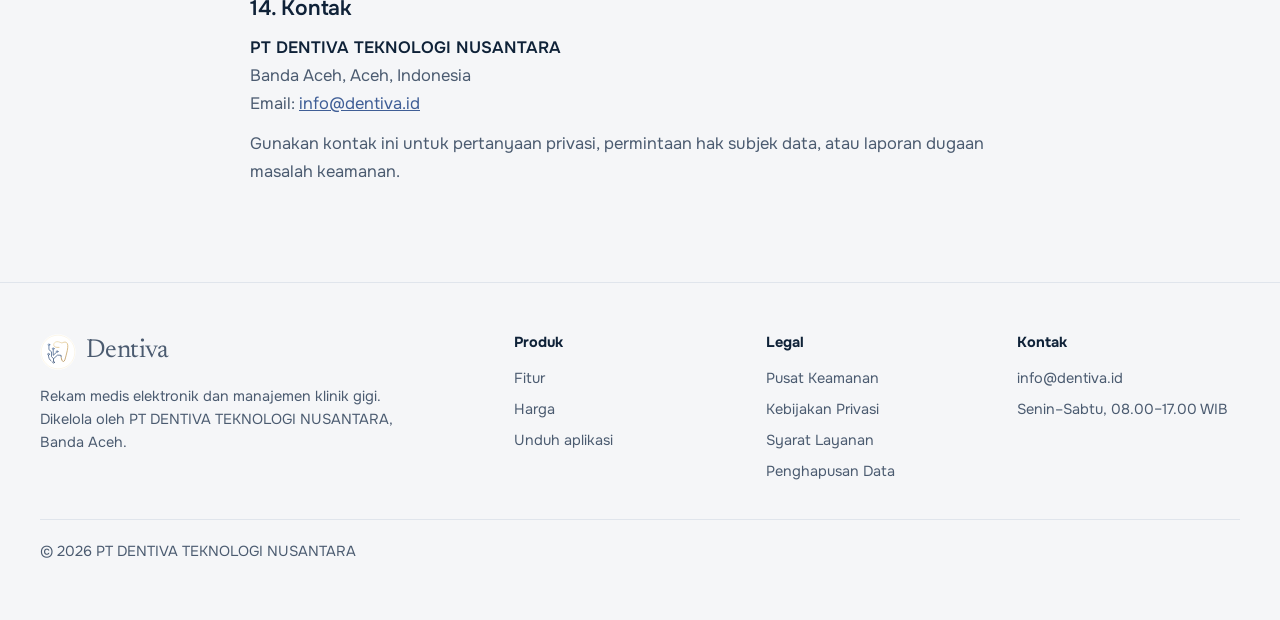
<file: privacy-policy.html>
<!doctype html>
<html lang="id">
<head>
<meta charset="utf-8">
<meta name="viewport" content="width=device-width, initial-scale=1, viewport-fit=cover">
<title>Kebijakan Privasi — Dentiva</title>
<meta name="description" content="Kebijakan Privasi Dentiva: data yang diproses, tujuan, pihak ketiga, keamanan, masa simpan, dan hak Anda sesuai UU No. 27 Tahun 2022 tentang Pelindungan Data Pribadi.">
<link rel="canonical" href="https://dentiva.id/privacy-policy">
<meta name="robots" content="index,follow">
<meta name="theme-color" content="#0F2842">
<meta property="og:type" content="website">
<meta property="og:locale" content="id_ID">
<meta property="og:site_name" content="Dentiva">
<meta property="og:url" content="https://dentiva.id/privacy-policy">
<meta property="og:title" content="Kebijakan Privasi Dentiva">
<meta property="og:image" content="https://dentiva.id/og-image.png">
<link rel="icon" href="favicon.ico?v=2" sizes="any">
<link rel="icon" type="image/svg+xml" href="favicon.svg?v=2">
<link rel="apple-touch-icon" href="apple-touch-icon.png?v=2">
<link rel="preconnect" href="https://fonts.googleapis.com">
<link rel="preconnect" href="https://fonts.gstatic.com" crossorigin>
<link href="https://fonts.googleapis.com/css2?family=Newsreader:ital,opsz,wght@0,6..72,400;1,6..72,400&family=Onest:wght@400;500;600;700&display=swap" rel="stylesheet">
<link rel="stylesheet" href="legal.css?v=1">
</head>
<body>
<header class="nav">
  <div class="wrap">
    <a class="brand" href="/" aria-label="Dentiva, ke beranda"><img src="dentiva-logo-bulat.svg" alt="" width="36" height="36">Dentiva</a>
    <nav class="nav-links" aria-label="Legal">
      <a href="/privacy-policy" aria-current="page">Kebijakan Privasi</a>
      <a href="/terms-of-service">Syarat Layanan</a>
      <a href="/data-deletion">Penghapusan Data</a>
    </nav>
    <a class="btn" href="/">Beranda</a>
  </div>
</header>

<main class="legal">
  <div class="wrap">
    <p class="crumb"><a href="/">Beranda</a> / Kebijakan Privasi</p>
    <h1>Kebijakan Privasi</h1>
    <p class="meta">Versi 1.1 · Berlaku sejak 6 November 2026</p>
    <p class="lede">Kebijakan ini menjelaskan data pribadi apa yang diproses Dentiva, untuk apa, dengan siapa dibagikan, bagaimana dilindungi, berapa lama disimpan, dan hak Anda atas data tersebut.</p>

    <nav class="toc" aria-label="Daftar isi">
      <ol>
        <li><a href="#tentang">Tentang kebijakan ini</a></li>
        <li><a href="#peran">Peran Dentiva dan klinik</a></li>
        <li><a href="#data">Data yang diproses</a></li>
        <li><a href="#tujuan">Tujuan dan dasar pemrosesan</a></li>
        <li><a href="#ai">Asisten AI</a></li>
        <li><a href="#whatsapp">Pesan WhatsApp</a></li>
        <li><a href="#pihak-ketiga">Penyedia layanan pihak ketiga</a></li>
        <li><a href="#keamanan">Keamanan data</a></li>
        <li><a href="#retensi">Masa penyimpanan</a></li>
        <li><a href="#hak">Hak Anda</a></li>
        <li><a href="#cookie">Cookie dan penyimpanan lokal</a></li>
        <li><a href="#insiden">Insiden keamanan</a></li>
        <li><a href="#perubahan">Perubahan kebijakan</a></li>
        <li><a href="#kontak">Kontak</a></li>
      </ol>
    </nav>

    <h2 id="tentang">1. Tentang kebijakan ini</h2>
    <p>Dentiva adalah perangkat lunak rekam medis elektronik dan manajemen klinik gigi berbasis langganan yang dikelola oleh <strong>PT DENTIVA TEKNOLOGI NUSANTARA</strong> ("Dentiva", "kami"), berkedudukan di Banda Aceh, Aceh, Indonesia.</p>
    <p>Kebijakan ini berlaku untuk situs <strong>dentiva.id</strong>, aplikasi Dentiva (web dan desktop), serta nomor WhatsApp yang kami gunakan untuk mengirim notifikasi atas nama klinik. Kebijakan ini disusun dengan mengacu pada Undang-Undang Nomor 27 Tahun 2022 tentang Pelindungan Data Pribadi ("UU PDP") dan Peraturan Menteri Kesehatan Nomor 24 Tahun 2022 tentang Rekam Medis.</p>

    <h2 id="peran">2. Peran Dentiva dan klinik</h2>
    <p>Peran kami bergantung pada jenis datanya:</p>
    <div class="tbl"><table>
      <thead><tr><th>Jenis data</th><th>Pengendali data</th><th>Peran Dentiva</th></tr></thead>
      <tbody>
        <tr><td>Data pasien dan rekam medis yang dimasukkan klinik</td><td>Klinik pengguna Dentiva</td><td>Prosesor: memproses atas instruksi dan untuk kepentingan klinik</td></tr>
        <tr><td>Data akun staf klinik, data klinik, dan data langganan</td><td>Dentiva</td><td>Pengendali</td></tr>
        <tr><td>Data pengunjung situs dan permintaan demo</td><td>Dentiva</td><td>Pengendali</td></tr>
      </tbody>
    </table></div>
    <p>Pasien yang ingin mengakses, memperbaiki, meminta salinan, atau meminta penghapusan rekam medisnya mengajukan permintaan kepada <strong>klinik tempat ia berobat</strong>. Kami membantu klinik memenuhi permintaan tersebut.</p>

    <h2 id="data">3. Data yang diproses</h2>
    <ul>
      <li><strong>Pengunjung situs.</strong> Formulir demo di dentiva.id tidak menyimpan data di server kami. Formulir hanya menyusun pesan berisi nama, nama klinik, dan paket yang diminati, lalu membukanya di aplikasi WhatsApp Anda untuk dikirim ke tim kami.</li>
      <li><strong>Pengguna aplikasi (staf klinik).</strong> Nama, alamat email, peran (admin, dokter, resepsionis), data profil praktik seperti gelar dan nomor STR/SIP, serta catatan aktivitas di aplikasi (audit log).</li>
      <li><strong>Klinik.</strong> Profil dan pengaturan klinik, data langganan, dan tagihan.</li>
      <li><strong>Pasien (diproses atas nama klinik).</strong> Identitas (termasuk NIK), alamat, nomor telepon/WhatsApp, persetujuan menerima WhatsApp, riwayat kunjungan, anamnesis, alergi, odontogram, diagnosis (ICD-10), tindakan, resep, foto klinis dan radiologi, persetujuan tindakan (informed consent), serta data pembayaran kunjungan.</li>
      <li><strong>Komunikasi WhatsApp.</strong> Untuk pesan yang dikirim: jenis pesan, waktu, dan status pengiriman. Untuk pesan yang diterima dari pasien melalui WhatsApp Business Platform: ID pesan, jenis pesan, waktu, dan tindakan yang diambil. Isi pesan masuk tidak kami simpan di database (lihat bagian 6).</li>
    </ul>
    <p>Data kesehatan adalah data pribadi yang bersifat spesifik menurut UU PDP. Karena itu data ini mendapat perlindungan tambahan sebagaimana dijelaskan di bagian 8.</p>

    <h2 id="tujuan">4. Tujuan dan dasar pemrosesan</h2>
    <div class="tbl"><table>
      <thead><tr><th>Tujuan</th><th>Dasar pemrosesan</th></tr></thead>
      <tbody>
        <tr><td>Menyediakan layanan rekam medis elektronik dan manajemen klinik</td><td>Pelaksanaan perjanjian dengan klinik, dan instruksi klinik sebagai pengendali data pasien</td></tr>
        <tr><td>Mengirim data kunjungan ke platform SATUSEHAT Kementerian Kesehatan, bila diaktifkan klinik</td><td>Kewajiban hukum klinik di bidang rekam medis, atas instruksi klinik</td></tr>
        <tr><td>Mengirim pengingat jadwal, bukti pembayaran, dan edukasi pasca-tindakan melalui WhatsApp</td><td>Persetujuan pasien yang dicatat klinik</td></tr>
        <tr><td>Memproses pembayaran langganan klinik</td><td>Pelaksanaan perjanjian</td></tr>
        <tr><td>Menjaga keamanan, mencegah penyalahgunaan, dan memperbaiki gangguan teknis</td><td>Kepentingan yang sah dan kewajiban keamanan menurut UU PDP</td></tr>
        <tr><td>Menanggapi permintaan demo dan pertanyaan</td><td>Permintaan Anda sendiri</td></tr>
      </tbody>
    </table></div>
    <p>Kami tidak menjual data pribadi, tidak memakai data pasien untuk iklan, dan tidak memakai data pasien untuk melatih model AI.</p>

    <h2 id="ai">5. Asisten AI</h2>
    <p>Dentiva menyediakan asisten AI ("Eira") untuk membantu pertanyaan seputar keuangan, stok, operasional klinik, dan cara memakai aplikasi. Untuk menjawab, pertanyaan pengguna beserta data operasional klinik yang relevan (misalnya ringkasan pendapatan, pengeluaran, stok bahan, atau jumlah kunjungan) dikirim ke penyedia model AI. Saat ini penyedianya adalah Anthropic (Claude API). Menurut ketentuan Anthropic, masukan dan keluaran API tidak dipakai untuk melatih model secara bawaan dan dihapus otomatis dalam 30 hari, kecuali diperlukan untuk penegakan kebijakan penggunaan atau kewajiban hukum.</p>
    <ul>
      <li>Asisten AI dirancang <strong>tanpa akses ke rekam medis dan identitas pasien</strong>. Misalnya, untuk pasien yang perlu dihubungi ulang, asisten hanya menerima jumlahnya, bukan nama pasien.</li>
      <li>Pengguna diminta <strong>tidak mengetikkan identitas atau data medis pasien</strong> di kolom percakapan AI.</li>
      <li>Perubahan data yang diusulkan asisten (misalnya mencatat pengeluaran atau stok) baru dijalankan setelah disetujui admin klinik, dan dapat dibatalkan.</li>
      <li>Jawaban AI dapat keliru. Jawaban AI bukan nasihat medis, hukum, atau pajak.</li>
    </ul>

    <h2 id="whatsapp">6. Pesan WhatsApp</h2>
    <p>Atas instruksi klinik, Dentiva mengirim pesan WhatsApp kepada pasien yang <strong>telah memberikan persetujuan</strong>. Persetujuan ini dicatat oleh klinik di data pasien. Jenis pesannya:</p>
    <ul>
      <li>Pengingat jadwal kunjungan: nama pasien, tanggal dan jam, nama dokter, nama dan telepon klinik.</li>
      <li>Bukti pembayaran kunjungan: rincian tagihan dan pembayaran.</li>
      <li>Edukasi perawatan setelah tindakan: anjuran perawatan umum yang berkaitan dengan tindakan atau obat yang diterima.</li>
    </ul>
    <p>Pesan WhatsApp tidak memuat diagnosis atau catatan rekam medis. Pesan dikirim melalui nomor WhatsApp yang dikelola Dentiva dan selalu menyebut nama klinik pengirim. Saluran yang dipakai adalah WhatsApp Business Platform (Cloud API) milik Meta, serta perangkat WhatsApp tertaut yang dijalankan di server kami. Pada saluran perangkat tertaut, salinan riwayat percakapan nomor tersebut tersimpan di server kami seperti pada WhatsApp Web, dan dilindungi dengan pembatasan akses server.</p>
    <p>Bila Anda membalas pesan ke nomor WhatsApp Business Platform kami, kami mencatat ID pesan, jenis, waktu, dan klinik terkait <strong>tanpa menyimpan isi pesan atau nomor Anda dalam bentuk terbaca</strong>. Nomor dicocokkan dengan sidik kriptografis (HMAC). Catatan ini dihapus setelah 90 hari. Balas <strong>BERHENTI</strong> ke nomor tersebut untuk berhenti menerima pesan otomatis.</p>
    <p>Untuk pesan dari saluran perangkat tertaut, berhenti berlangganan dilakukan dengan meminta klinik mencabut persetujuan WhatsApp Anda, atau dengan menghubungi kami. Pertanyaan tentang jadwal atau perawatan sebaiknya diajukan langsung ke klinik Anda.</p>

    <h2 id="pihak-ketiga">7. Penyedia layanan pihak ketiga</h2>
    <p>Kami menggunakan penyedia berikut. Masing-masing hanya menerima data yang diperlukan untuk fungsinya.</p>
    <div class="tbl"><table>
      <thead><tr><th>Penyedia</th><th>Fungsi</th><th>Lokasi pemrosesan</th></tr></thead>
      <tbody>
        <tr><td>PT Biznet Gio Nusantara</td><td>Server tempat database, berkas, dan layanan backend Dentiva berjalan (perangkat lunak Supabase yang dijalankan sendiri oleh Dentiva)</td><td>Indonesia (Jawa Barat)</td></tr>
        <tr><td>Vercel Inc.</td><td>Hosting situs dentiva.id dan tampilan aplikasi web</td><td>Jaringan global</td></tr>
        <tr><td>Anthropic, PBC</td><td>Model AI (Claude API) untuk asisten AI</td><td>Dapat di luar Indonesia</td></tr>
        <tr><td>Google LLC</td><td>Penyedia huruf (Google Fonts) di situs</td><td>Dapat di luar Indonesia</td></tr>
        <tr><td>Meta Platforms, Inc. / WhatsApp</td><td>Pengiriman dan penerimaan pesan WhatsApp</td><td>Dapat di luar Indonesia</td></tr>
        <tr><td>PT Midtrans</td><td>Pemrosesan pembayaran langganan klinik</td><td>Indonesia</td></tr>
        <tr><td>Kementerian Kesehatan RI (SATUSEHAT)</td><td>Penerima data rekam medis sesuai kewajiban peraturan, bila diaktifkan klinik</td><td>Indonesia</td></tr>
        <tr><td>Functional Software, Inc. (Sentry)</td><td>Pemantauan galat teknis aplikasi, bila diaktifkan, dengan penyaringan data pribadi</td><td>Dapat di luar Indonesia</td></tr>
      </tbody>
    </table></div>
    <p>Database utama, termasuk seluruh rekam medis, disimpan di server di Indonesia. Untuk penyedia yang memproses data di luar Indonesia, kami membatasi data yang dikirim seminimal mungkin dan menerapkan pelindungan sesuai ketentuan transfer data dalam UU PDP. Kami dapat mengungkapkan data bila diwajibkan oleh hukum atau perintah otoritas yang berwenang.</p>

    <h2 id="keamanan">8. Keamanan data</h2>
    <ul>
      <li>Data identitas pasien dan isi rekam medis dienkripsi di tingkat kolom database (enkripsi simetris OpenPGP) sebelum disimpan. Koneksi ke layanan kami memakai HTTPS.</li>
      <li>Data setiap klinik dipisahkan di tingkat database (row level security), sehingga pengguna satu klinik tidak dapat membaca data klinik lain.</li>
      <li>Akses dibatasi menurut peran (admin, dokter, resepsionis). Data klinis hanya dapat dibuka tenaga yang berwenang.</li>
      <li>Perubahan rekam medis tercatat dalam audit log dan riwayat versi.</li>
      <li>Kunci layanan pihak ketiga, termasuk kredensial SATUSEHAT dan WhatsApp, disimpan di server dan tidak dikirim ke browser.</li>
      <li>Database dicadangkan setiap hari dalam bentuk terenkripsi.</li>
    </ul>
    <p>Tidak ada sistem yang sepenuhnya bebas risiko. Kami terus meninjau dan memperbaiki pengamanan kami.</p>

    <h2 id="retensi">9. Masa penyimpanan</h2>
    <div class="tbl"><table>
      <thead><tr><th>Data</th><th>Masa simpan</th></tr></thead>
      <tbody>
        <tr><td>Rekam medis pasien</td><td>Mengikuti ketentuan rekam medis yang berlaku bagi klinik. Permenkes Nomor 24 Tahun 2022 mengatur penyimpanan rekam medis elektronik paling singkat 25 tahun sejak kunjungan terakhir pasien.</td></tr>
        <tr><td>Data akun staf dan data klinik</td><td>Selama klinik berlangganan, lalu selama diperlukan untuk kewajiban administrasi, perpajakan, dan hukum</td></tr>
        <tr><td>Catatan pesan WhatsApp masuk</td><td>90 hari</td></tr>
        <tr><td>Cadangan database</td><td>14 hari bergulir</td></tr>
      </tbody>
    </table></div>
    <p>Saat langganan berakhir, klinik dapat meminta salinan datanya. Pengaturan rekam medis setelah langganan berakhir dilakukan bersama klinik sebagai pengendali data, dengan memperhatikan kewajiban penyimpanan rekam medis.</p>

    <h2 id="hak">10. Hak Anda</h2>
    <p>Sesuai UU PDP, Anda berhak:</p>
    <ul>
      <li>mendapat informasi tentang pemrosesan data pribadi Anda;</li>
      <li>mengakses dan memperoleh salinan data Anda;</li>
      <li>memperbaiki data yang tidak akurat;</li>
      <li>meminta penghapusan atau pemusnahan data, dengan memperhatikan kewajiban penyimpanan menurut hukum;</li>
      <li>menarik persetujuan, misalnya persetujuan menerima WhatsApp;</li>
      <li>membatasi atau menunda pemrosesan, dan mengajukan keberatan.</li>
    </ul>
    <p>Cara mengajukan permintaan, termasuk verifikasi identitas, dijelaskan di halaman <a href="/data-deletion">Penghapusan Data</a>. Untuk data pasien, permintaan diajukan melalui klinik.</p>

    <h2 id="cookie">11. Cookie dan penyimpanan lokal</h2>
    <p>Situs dentiva.id tidak memakai cookie pelacak, analitik, atau iklan. Situs memuat huruf dari Google Fonts, sehingga alamat IP Anda diterima oleh Google saat halaman dibuka. Aplikasi Dentiva memakai penyimpanan lokal di perangkat untuk menjaga sesi login dan menyimpan draf rekam medis saat koneksi terputus.</p>

    <h2 id="insiden">12. Insiden keamanan</h2>
    <p>Bila terjadi kegagalan pelindungan data pribadi, kami memberitahukan klinik terkait, subjek data bila diperlukan, dan lembaga yang berwenang paling lambat 3 × 24 jam sesuai UU PDP. Pemberitahuan memuat data yang terdampak, waktu dan cara kejadian, serta langkah penanganan yang kami ambil.</p>

    <h2 id="perubahan">13. Perubahan kebijakan</h2>
    <p>Kami dapat memperbarui kebijakan ini. Versi dan tanggal berlaku tercantum di bagian atas halaman. Perubahan penting diberitahukan kepada admin klinik melalui aplikasi atau email sebelum berlaku.</p>

    <h2 id="kontak">14. Kontak</h2>
    <p><strong>PT DENTIVA TEKNOLOGI NUSANTARA</strong><br>Banda Aceh, Aceh, Indonesia<br>Email: <a href="mailto:info@dentiva.id">info@dentiva.id</a></p>
    <p>Gunakan kontak ini untuk pertanyaan privasi, permintaan hak subjek data, atau laporan dugaan masalah keamanan.</p>
  </div>
</main>

<footer>
  <div class="wrap">
    <div>
      <a class="brand" href="/"><img src="dentiva-logo-bulat.svg" alt="" width="36" height="36">Dentiva</a>
      <p style="margin-top:12px;max-width:38ch">Rekam medis elektronik dan manajemen klinik gigi. Dikelola oleh PT DENTIVA TEKNOLOGI NUSANTARA, Banda Aceh.</p>
    </div>
    <div><h4>Produk</h4><ul><li><a href="/#fitur">Fitur</a></li><li><a href="/#paket">Harga</a></li><li><a href="/unduh">Unduh aplikasi</a></li></ul></div>
    <div><h4>Legal</h4><ul><li><a href="/keamanan">Pusat Keamanan</a></li><li><a href="/privacy-policy">Kebijakan Privasi</a></li><li><a href="/terms-of-service">Syarat Layanan</a></li><li><a href="/data-deletion">Penghapusan Data</a></li></ul></div>
    <div><h4>Kontak</h4><ul><li><a href="mailto:info@dentiva.id">info@dentiva.id</a></li><li>Senin–Sabtu, 08.00–17.00 WIB</li></ul></div>
    <div class="copy">© 2026 PT DENTIVA TEKNOLOGI NUSANTARA</div>
  </div>
</footer>
</body>
</html>
</file>
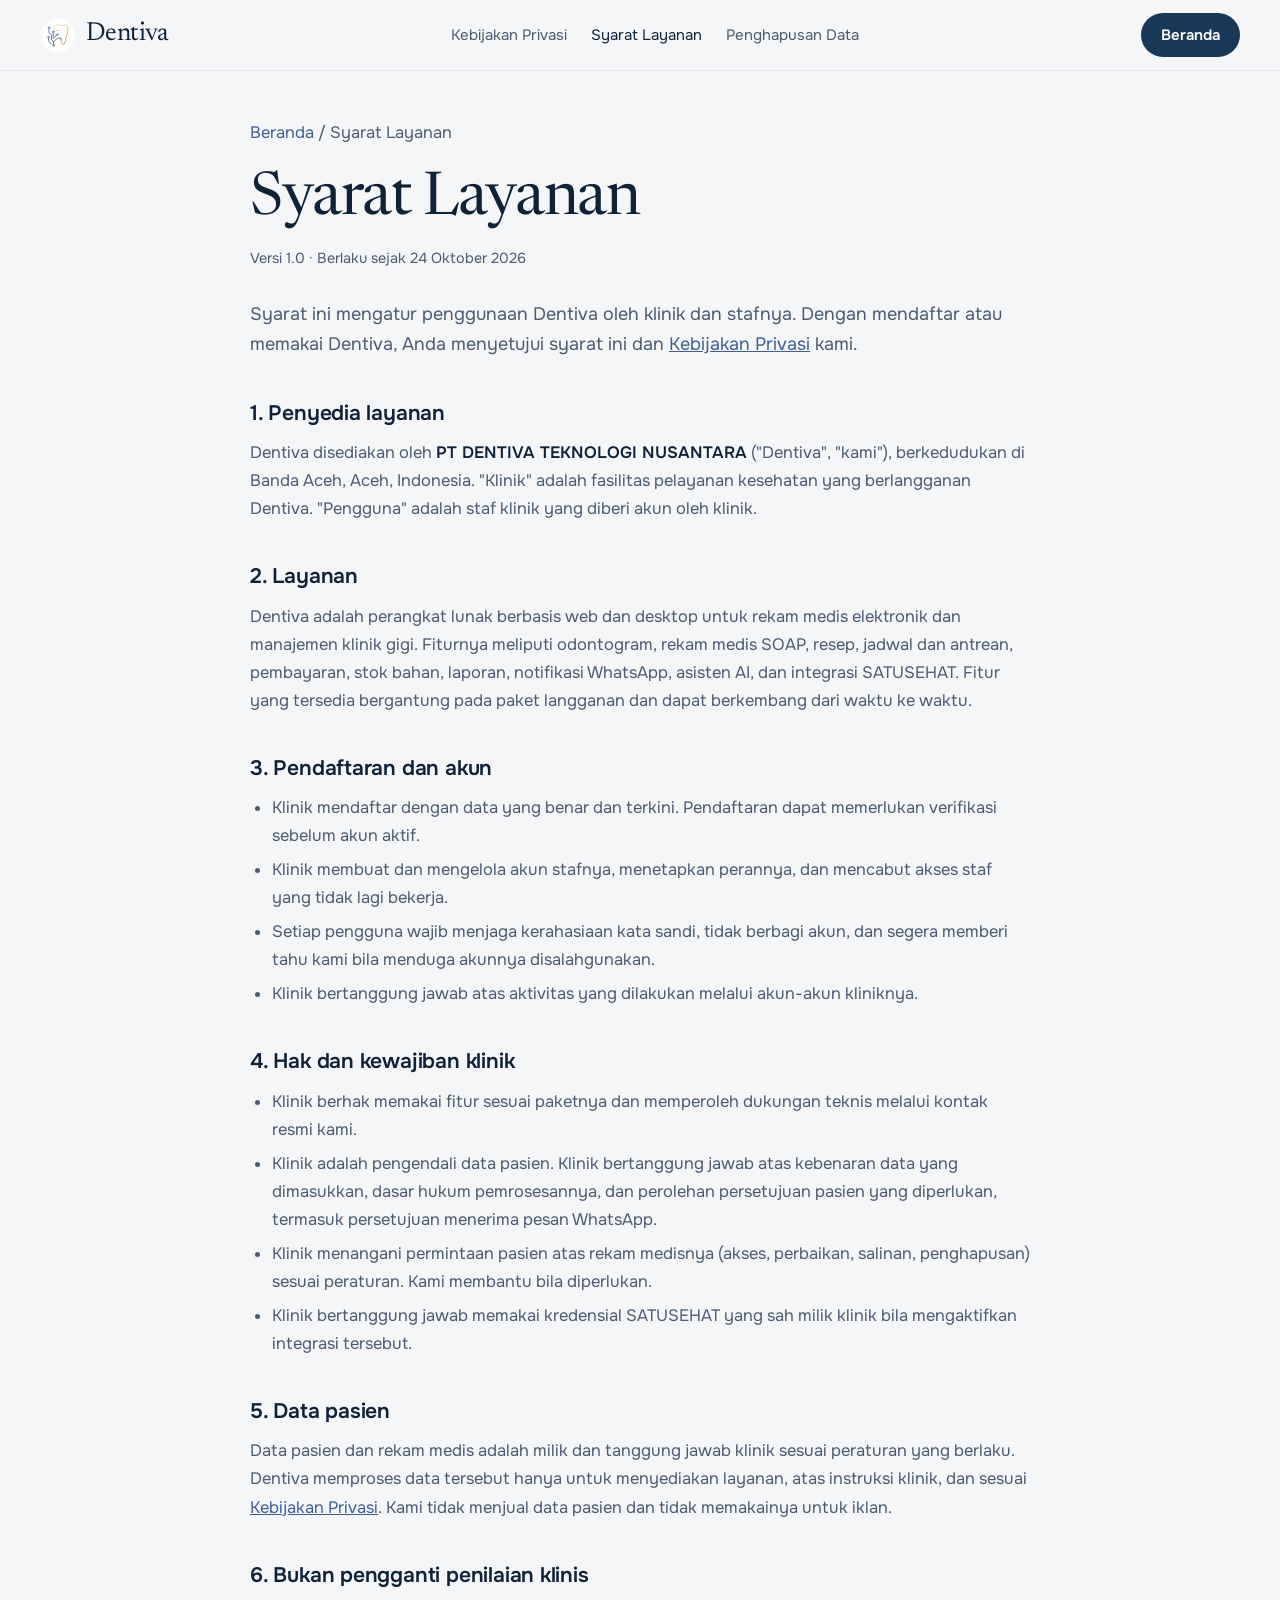
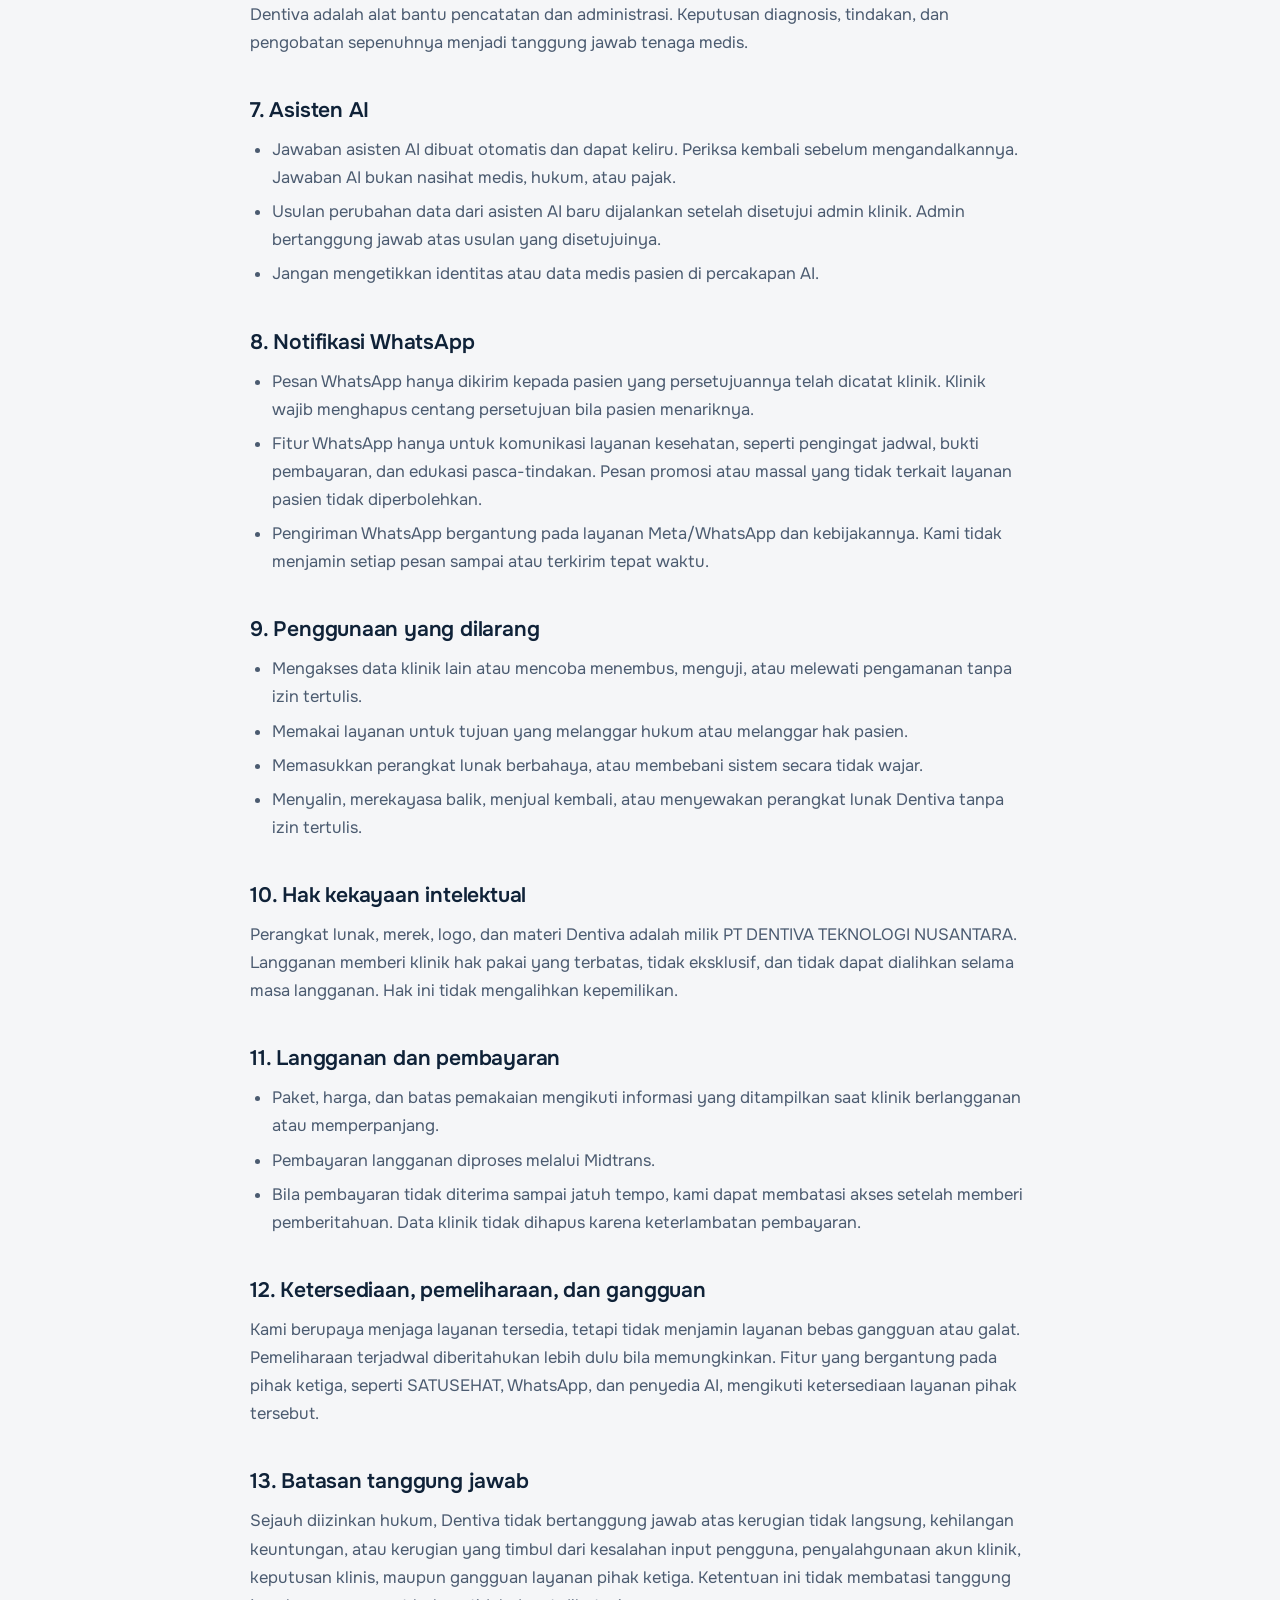
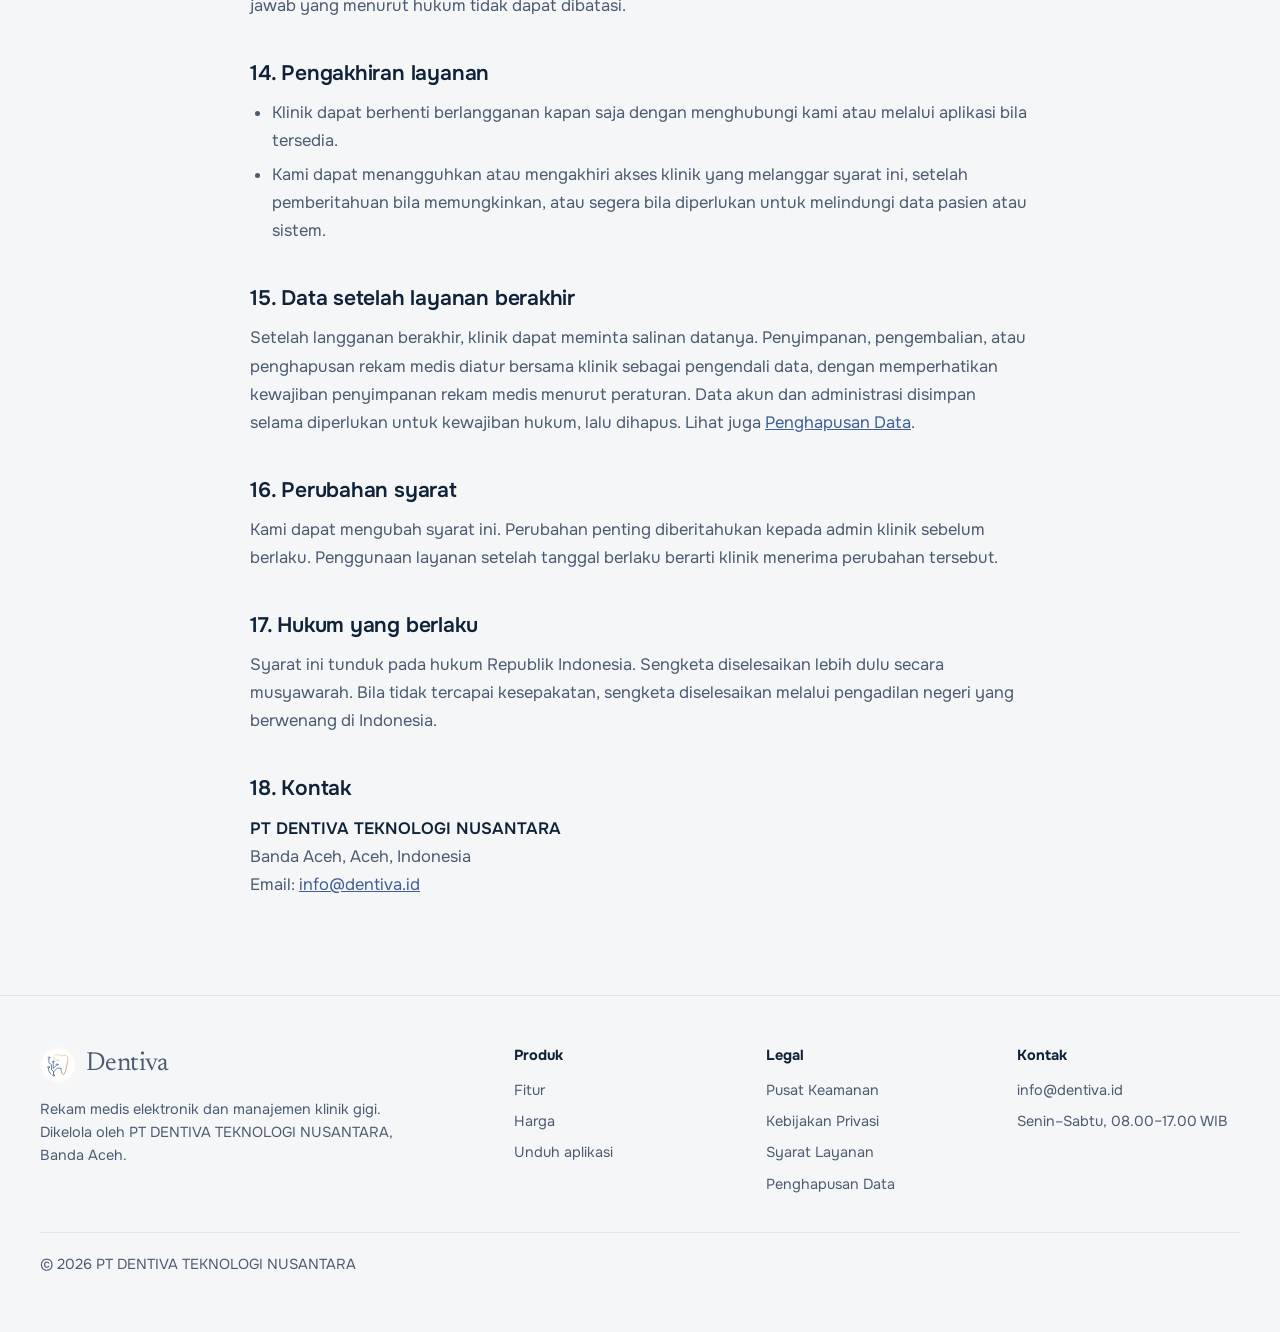
<file: terms-of-service.html>
<!doctype html>
<html lang="id">
<head>
<meta charset="utf-8">
<meta name="viewport" content="width=device-width, initial-scale=1, viewport-fit=cover">
<title>Syarat Layanan — Dentiva</title>
<meta name="description" content="Syarat Layanan Dentiva: ketentuan penggunaan aplikasi rekam medis elektronik dan manajemen klinik gigi oleh klinik dan stafnya.">
<link rel="canonical" href="https://dentiva.id/terms-of-service">
<meta name="robots" content="index,follow">
<meta name="theme-color" content="#0F2842">
<meta property="og:type" content="website">
<meta property="og:locale" content="id_ID">
<meta property="og:site_name" content="Dentiva">
<meta property="og:url" content="https://dentiva.id/terms-of-service">
<meta property="og:title" content="Syarat Layanan Dentiva">
<meta property="og:image" content="https://dentiva.id/og-image.png">
<link rel="icon" href="favicon.ico?v=2" sizes="any">
<link rel="icon" type="image/svg+xml" href="favicon.svg?v=2">
<link rel="apple-touch-icon" href="apple-touch-icon.png?v=2">
<link rel="preconnect" href="https://fonts.googleapis.com">
<link rel="preconnect" href="https://fonts.gstatic.com" crossorigin>
<link href="https://fonts.googleapis.com/css2?family=Newsreader:ital,opsz,wght@0,6..72,400;1,6..72,400&family=Onest:wght@400;500;600;700&display=swap" rel="stylesheet">
<link rel="stylesheet" href="legal.css?v=1">
</head>
<body>
<header class="nav">
  <div class="wrap">
    <a class="brand" href="/" aria-label="Dentiva, ke beranda"><img src="dentiva-logo-bulat.svg" alt="" width="36" height="36">Dentiva</a>
    <nav class="nav-links" aria-label="Legal">
      <a href="/privacy-policy">Kebijakan Privasi</a>
      <a href="/terms-of-service" aria-current="page">Syarat Layanan</a>
      <a href="/data-deletion">Penghapusan Data</a>
    </nav>
    <a class="btn" href="/">Beranda</a>
  </div>
</header>

<main class="legal">
  <div class="wrap">
    <p class="crumb"><a href="/">Beranda</a> / Syarat Layanan</p>
    <h1>Syarat Layanan</h1>
    <p class="meta">Versi 1.0 · Berlaku sejak 24 Oktober 2026</p>
    <p class="lede">Syarat ini mengatur penggunaan Dentiva oleh klinik dan stafnya. Dengan mendaftar atau memakai Dentiva, Anda menyetujui syarat ini dan <a href="/privacy-policy">Kebijakan Privasi</a> kami.</p>

    <h2 id="penyedia">1. Penyedia layanan</h2>
    <p>Dentiva disediakan oleh <strong>PT DENTIVA TEKNOLOGI NUSANTARA</strong> ("Dentiva", "kami"), berkedudukan di Banda Aceh, Aceh, Indonesia. "Klinik" adalah fasilitas pelayanan kesehatan yang berlangganan Dentiva. "Pengguna" adalah staf klinik yang diberi akun oleh klinik.</p>

    <h2 id="layanan">2. Layanan</h2>
    <p>Dentiva adalah perangkat lunak berbasis web dan desktop untuk rekam medis elektronik dan manajemen klinik gigi. Fiturnya meliputi odontogram, rekam medis SOAP, resep, jadwal dan antrean, pembayaran, stok bahan, laporan, notifikasi WhatsApp, asisten AI, dan integrasi SATUSEHAT. Fitur yang tersedia bergantung pada paket langganan dan dapat berkembang dari waktu ke waktu.</p>

    <h2 id="akun">3. Pendaftaran dan akun</h2>
    <ul>
      <li>Klinik mendaftar dengan data yang benar dan terkini. Pendaftaran dapat memerlukan verifikasi sebelum akun aktif.</li>
      <li>Klinik membuat dan mengelola akun stafnya, menetapkan perannya, dan mencabut akses staf yang tidak lagi bekerja.</li>
      <li>Setiap pengguna wajib menjaga kerahasiaan kata sandi, tidak berbagi akun, dan segera memberi tahu kami bila menduga akunnya disalahgunakan.</li>
      <li>Klinik bertanggung jawab atas aktivitas yang dilakukan melalui akun-akun kliniknya.</li>
    </ul>

    <h2 id="kewajiban-klinik">4. Hak dan kewajiban klinik</h2>
    <ul>
      <li>Klinik berhak memakai fitur sesuai paketnya dan memperoleh dukungan teknis melalui kontak resmi kami.</li>
      <li>Klinik adalah pengendali data pasien. Klinik bertanggung jawab atas kebenaran data yang dimasukkan, dasar hukum pemrosesannya, dan perolehan persetujuan pasien yang diperlukan, termasuk persetujuan menerima pesan WhatsApp.</li>
      <li>Klinik menangani permintaan pasien atas rekam medisnya (akses, perbaikan, salinan, penghapusan) sesuai peraturan. Kami membantu bila diperlukan.</li>
      <li>Klinik bertanggung jawab memakai kredensial SATUSEHAT yang sah milik klinik bila mengaktifkan integrasi tersebut.</li>
    </ul>

    <h2 id="data-pasien">5. Data pasien</h2>
    <p>Data pasien dan rekam medis adalah milik dan tanggung jawab klinik sesuai peraturan yang berlaku. Dentiva memproses data tersebut hanya untuk menyediakan layanan, atas instruksi klinik, dan sesuai <a href="/privacy-policy">Kebijakan Privasi</a>. Kami tidak menjual data pasien dan tidak memakainya untuk iklan.</p>

    <h2 id="klinis">6. Bukan pengganti penilaian klinis</h2>
    <p>Dentiva adalah alat bantu pencatatan dan administrasi. Keputusan diagnosis, tindakan, dan pengobatan sepenuhnya menjadi tanggung jawab tenaga medis.</p>

    <h2 id="ai">7. Asisten AI</h2>
    <ul>
      <li>Jawaban asisten AI dibuat otomatis dan dapat keliru. Periksa kembali sebelum mengandalkannya. Jawaban AI bukan nasihat medis, hukum, atau pajak.</li>
      <li>Usulan perubahan data dari asisten AI baru dijalankan setelah disetujui admin klinik. Admin bertanggung jawab atas usulan yang disetujuinya.</li>
      <li>Jangan mengetikkan identitas atau data medis pasien di percakapan AI.</li>
    </ul>

    <h2 id="whatsapp">8. Notifikasi WhatsApp</h2>
    <ul>
      <li>Pesan WhatsApp hanya dikirim kepada pasien yang persetujuannya telah dicatat klinik. Klinik wajib menghapus centang persetujuan bila pasien menariknya.</li>
      <li>Fitur WhatsApp hanya untuk komunikasi layanan kesehatan, seperti pengingat jadwal, bukti pembayaran, dan edukasi pasca-tindakan. Pesan promosi atau massal yang tidak terkait layanan pasien tidak diperbolehkan.</li>
      <li>Pengiriman WhatsApp bergantung pada layanan Meta/WhatsApp dan kebijakannya. Kami tidak menjamin setiap pesan sampai atau terkirim tepat waktu.</li>
    </ul>

    <h2 id="larangan">9. Penggunaan yang dilarang</h2>
    <ul>
      <li>Mengakses data klinik lain atau mencoba menembus, menguji, atau melewati pengamanan tanpa izin tertulis.</li>
      <li>Memakai layanan untuk tujuan yang melanggar hukum atau melanggar hak pasien.</li>
      <li>Memasukkan perangkat lunak berbahaya, atau membebani sistem secara tidak wajar.</li>
      <li>Menyalin, merekayasa balik, menjual kembali, atau menyewakan perangkat lunak Dentiva tanpa izin tertulis.</li>
    </ul>

    <h2 id="hki">10. Hak kekayaan intelektual</h2>
    <p>Perangkat lunak, merek, logo, dan materi Dentiva adalah milik PT DENTIVA TEKNOLOGI NUSANTARA. Langganan memberi klinik hak pakai yang terbatas, tidak eksklusif, dan tidak dapat dialihkan selama masa langganan. Hak ini tidak mengalihkan kepemilikan.</p>

    <h2 id="langganan">11. Langganan dan pembayaran</h2>
    <ul>
      <li>Paket, harga, dan batas pemakaian mengikuti informasi yang ditampilkan saat klinik berlangganan atau memperpanjang.</li>
      <li>Pembayaran langganan diproses melalui Midtrans.</li>
      <li>Bila pembayaran tidak diterima sampai jatuh tempo, kami dapat membatasi akses setelah memberi pemberitahuan. Data klinik tidak dihapus karena keterlambatan pembayaran.</li>
    </ul>

    <h2 id="ketersediaan">12. Ketersediaan, pemeliharaan, dan gangguan</h2>
    <p>Kami berupaya menjaga layanan tersedia, tetapi tidak menjamin layanan bebas gangguan atau galat. Pemeliharaan terjadwal diberitahukan lebih dulu bila memungkinkan. Fitur yang bergantung pada pihak ketiga, seperti SATUSEHAT, WhatsApp, dan penyedia AI, mengikuti ketersediaan layanan pihak tersebut.</p>

    <h2 id="tanggung-jawab">13. Batasan tanggung jawab</h2>
    <p>Sejauh diizinkan hukum, Dentiva tidak bertanggung jawab atas kerugian tidak langsung, kehilangan keuntungan, atau kerugian yang timbul dari kesalahan input pengguna, penyalahgunaan akun klinik, keputusan klinis, maupun gangguan layanan pihak ketiga. Ketentuan ini tidak membatasi tanggung jawab yang menurut hukum tidak dapat dibatasi.</p>

    <h2 id="pengakhiran">14. Pengakhiran layanan</h2>
    <ul>
      <li>Klinik dapat berhenti berlangganan kapan saja dengan menghubungi kami atau melalui aplikasi bila tersedia.</li>
      <li>Kami dapat menangguhkan atau mengakhiri akses klinik yang melanggar syarat ini, setelah pemberitahuan bila memungkinkan, atau segera bila diperlukan untuk melindungi data pasien atau sistem.</li>
    </ul>

    <h2 id="data-setelah">15. Data setelah layanan berakhir</h2>
    <p>Setelah langganan berakhir, klinik dapat meminta salinan datanya. Penyimpanan, pengembalian, atau penghapusan rekam medis diatur bersama klinik sebagai pengendali data, dengan memperhatikan kewajiban penyimpanan rekam medis menurut peraturan. Data akun dan administrasi disimpan selama diperlukan untuk kewajiban hukum, lalu dihapus. Lihat juga <a href="/data-deletion">Penghapusan Data</a>.</p>

    <h2 id="perubahan">16. Perubahan syarat</h2>
    <p>Kami dapat mengubah syarat ini. Perubahan penting diberitahukan kepada admin klinik sebelum berlaku. Penggunaan layanan setelah tanggal berlaku berarti klinik menerima perubahan tersebut.</p>

    <h2 id="hukum">17. Hukum yang berlaku</h2>
    <p>Syarat ini tunduk pada hukum Republik Indonesia. Sengketa diselesaikan lebih dulu secara musyawarah. Bila tidak tercapai kesepakatan, sengketa diselesaikan melalui pengadilan negeri yang berwenang di Indonesia.</p>

    <h2 id="kontak">18. Kontak</h2>
    <p><strong>PT DENTIVA TEKNOLOGI NUSANTARA</strong><br>Banda Aceh, Aceh, Indonesia<br>Email: <a href="mailto:info@dentiva.id">info@dentiva.id</a></p>
  </div>
</main>

<footer>
  <div class="wrap">
    <div>
      <a class="brand" href="/"><img src="dentiva-logo-bulat.svg" alt="" width="36" height="36">Dentiva</a>
      <p style="margin-top:12px;max-width:38ch">Rekam medis elektronik dan manajemen klinik gigi. Dikelola oleh PT DENTIVA TEKNOLOGI NUSANTARA, Banda Aceh.</p>
    </div>
    <div><h4>Produk</h4><ul><li><a href="/#fitur">Fitur</a></li><li><a href="/#paket">Harga</a></li><li><a href="/unduh">Unduh aplikasi</a></li></ul></div>
    <div><h4>Legal</h4><ul><li><a href="/keamanan">Pusat Keamanan</a></li><li><a href="/privacy-policy">Kebijakan Privasi</a></li><li><a href="/terms-of-service">Syarat Layanan</a></li><li><a href="/data-deletion">Penghapusan Data</a></li></ul></div>
    <div><h4>Kontak</h4><ul><li><a href="mailto:info@dentiva.id">info@dentiva.id</a></li><li>Senin–Sabtu, 08.00–17.00 WIB</li></ul></div>
    <div class="copy">© 2026 PT DENTIVA TEKNOLOGI NUSANTARA</div>
  </div>
</footer>
</body>
</html>
</file>
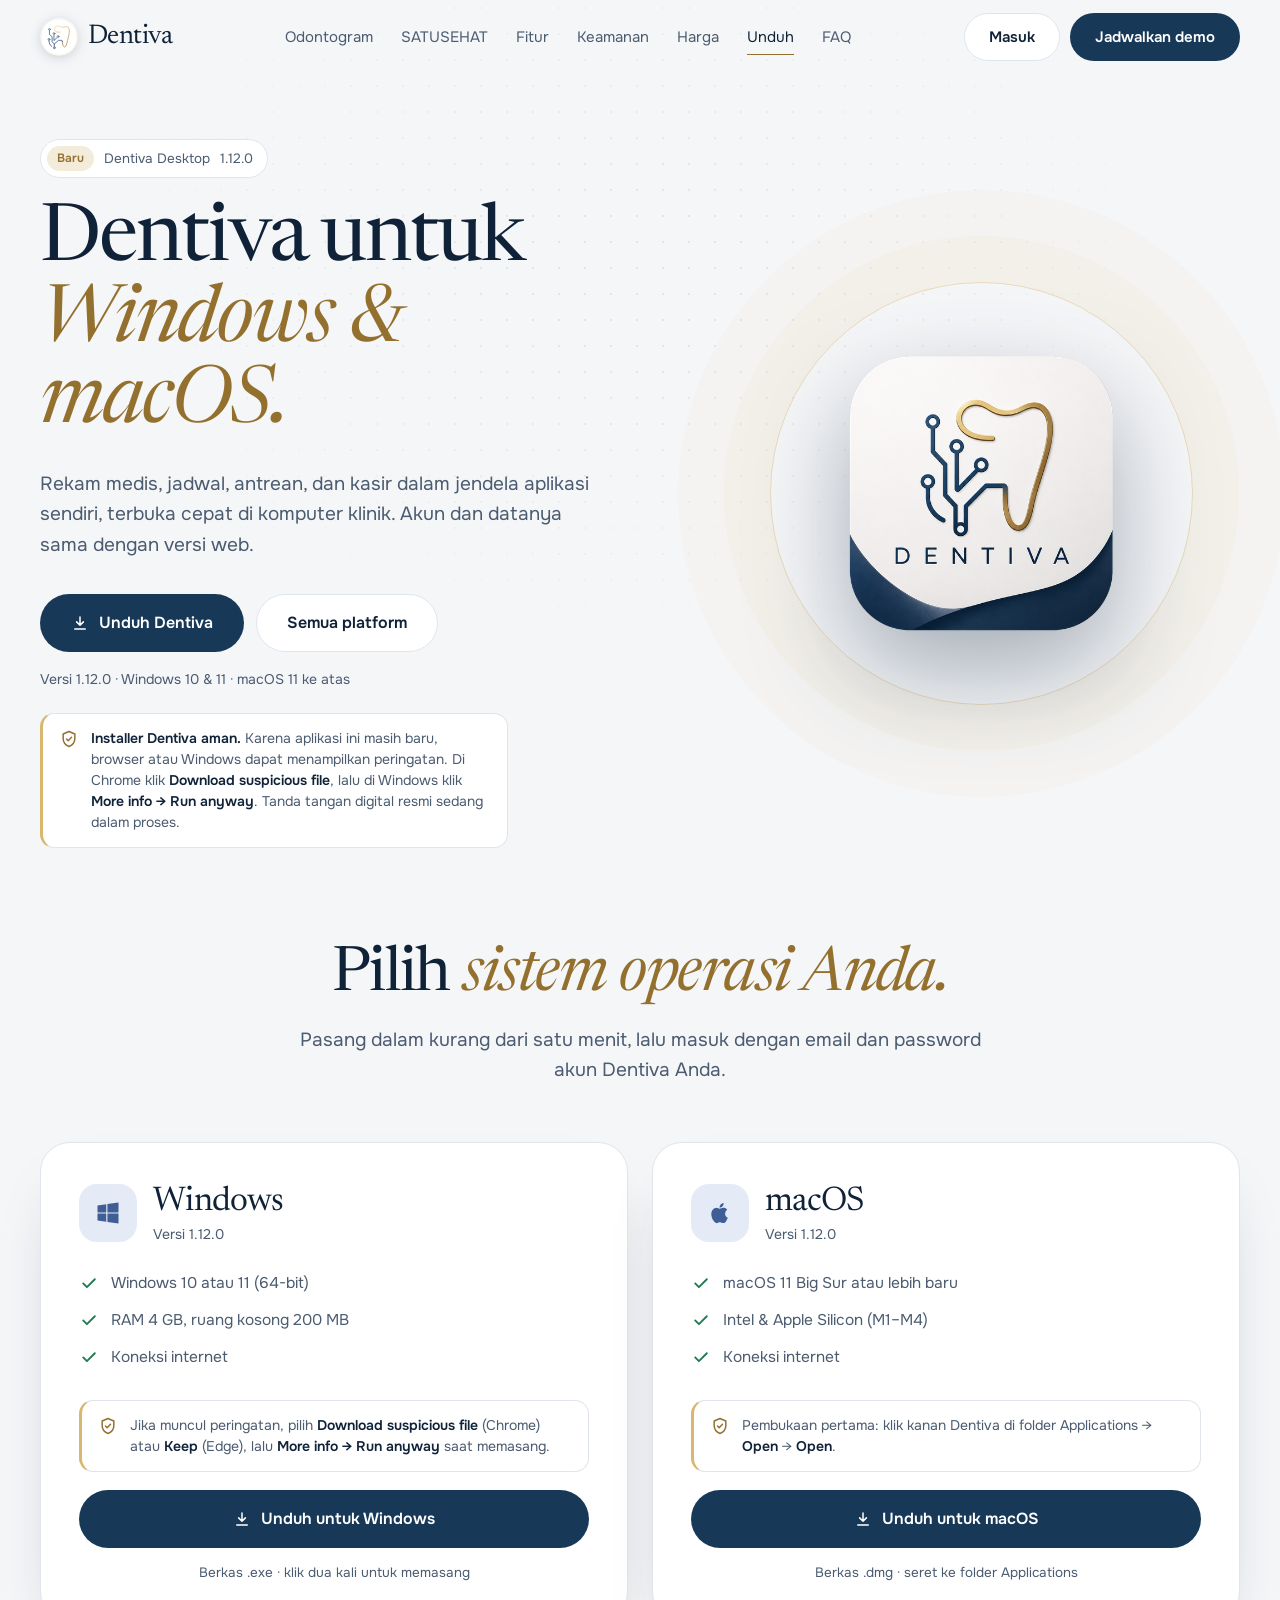
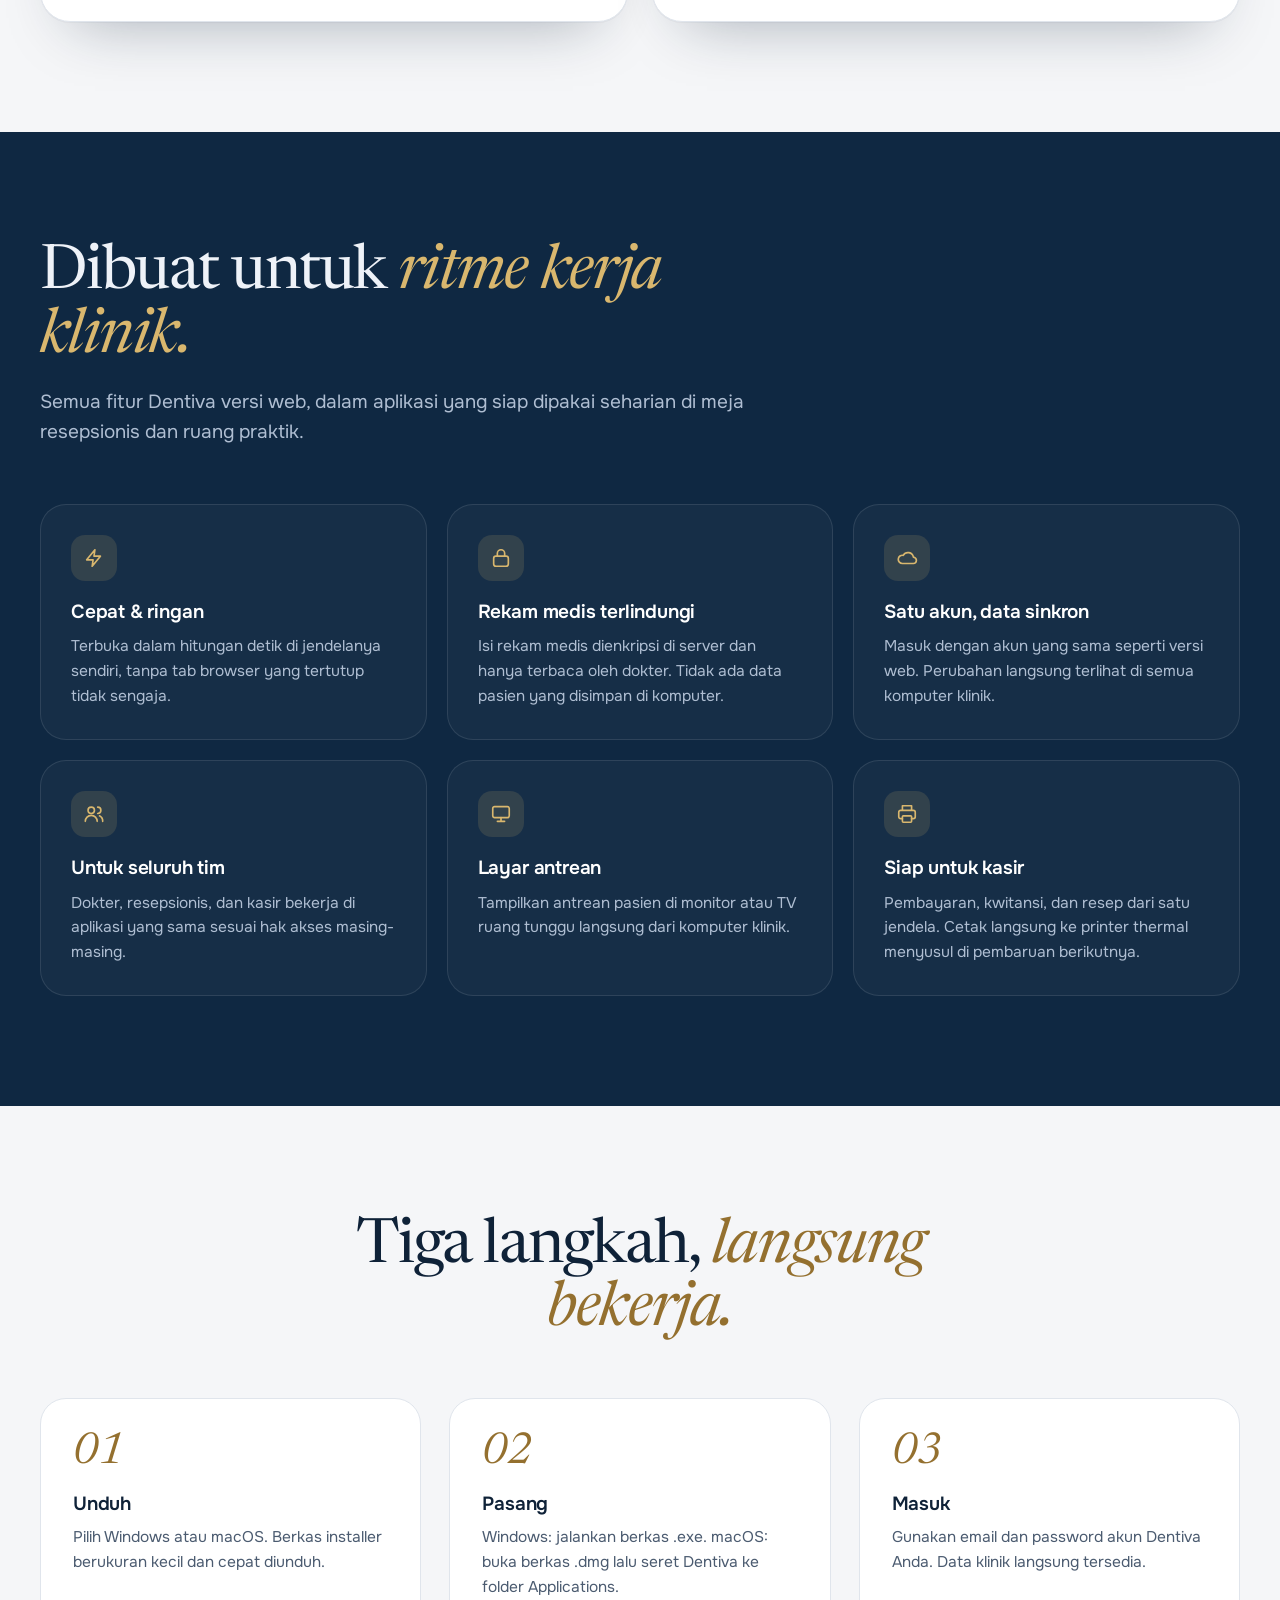
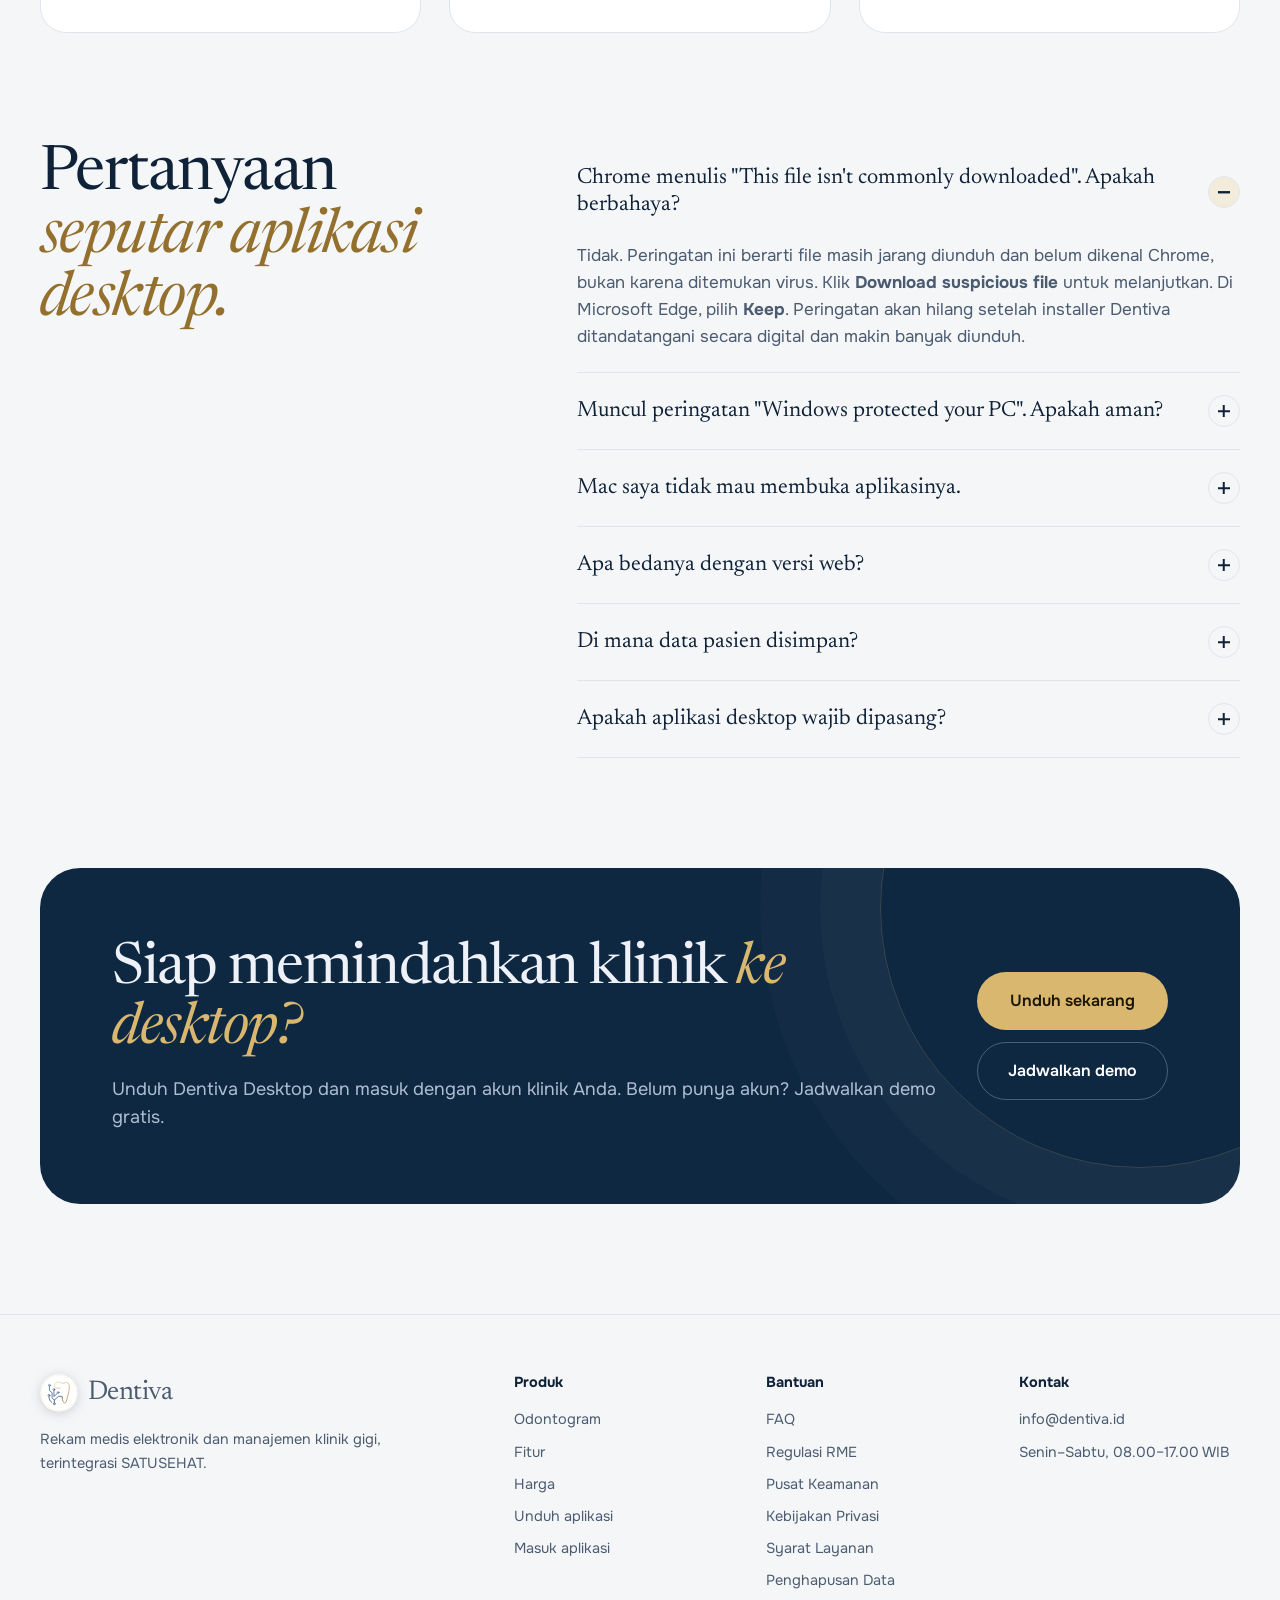
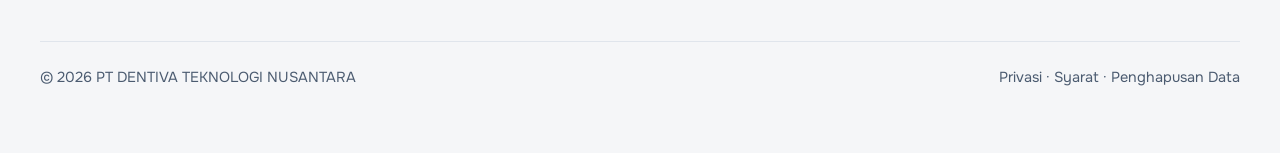
<file: unduh.html>
<!doctype html>
<html lang="id">
<head>
<meta charset="utf-8">
<meta name="viewport" content="width=device-width, initial-scale=1, viewport-fit=cover">
<title>Unduh Dentiva Desktop untuk Windows & macOS — Dentiva</title>
<meta name="description" content="Unduh aplikasi Dentiva Desktop untuk Windows dan macOS. Rekam medis elektronik klinik gigi dalam jendela aplikasi sendiri, dengan akun dan data yang sama seperti versi web.">
<link rel="canonical" href="https://dentiva.id/unduh">
<meta name="robots" content="index,follow">
<meta name="theme-color" content="#0F2842">
<meta property="og:type" content="website">
<meta property="og:locale" content="id_ID">
<meta property="og:site_name" content="Dentiva">
<meta property="og:url" content="https://dentiva.id/unduh">
<meta property="og:title" content="Unduh Dentiva Desktop — Windows & macOS">
<meta property="og:description" content="Aplikasi rekam medis elektronik klinik gigi untuk komputer klinik. Satu akun dengan versi web.">
<meta property="og:image" content="https://dentiva.id/og-image.png">
<meta name="twitter:card" content="summary_large_image">
<script type="application/ld+json">{"@context":"https://schema.org","@type":"WebPage","@id":"https://dentiva.id/unduh#webpage","name":"Unduh Dentiva Desktop untuk Windows dan macOS","url":"https://dentiva.id/unduh","inLanguage":"id-ID","isPartOf":{"@id":"https://dentiva.id/#website"}}</script>
<link rel="icon" href="favicon.ico?v=2" sizes="any">
<link rel="icon" type="image/svg+xml" href="favicon.svg?v=2">
<link rel="apple-touch-icon" href="apple-touch-icon.png?v=2">
<link rel="manifest" href="site.webmanifest">
<link rel="preconnect" href="https://fonts.googleapis.com">
<link rel="preconnect" href="https://fonts.gstatic.com" crossorigin>
<link href="https://fonts.googleapis.com/css2?family=Newsreader:ital,opsz,wght@0,6..72,400;1,6..72,400&family=Onest:wght@400;500;600;700&display=swap" rel="stylesheet">
<style>
/* Token & komponen dasar disalin dari index.html agar tampilan seragam */
:root{
  --bg:#F5F6F8; --surface:#FFFFFF; --ink:#0F2238; --ink-soft:#4B5B70; --line:#E0E5EC;
  --navy:#183858; --deep:#0F2842; --blue:#3F5E96; --blue-soft:#E4EBF6;
  --gold:#94702F; --gold-soft:#F4ECDA; --gold-bright:#D9B76E;
  --ok:#1E7A4E; --ok-soft:#DDF2E6;
  --on-deep:#EEF2F8; --on-deep-soft:#AFBED2;
  --shadow:0 1px 0 rgba(15,34,56,.04),0 30px 60px -34px rgba(15,34,56,.38);
  --display:"Newsreader","Iowan Old Style","Palatino Linotype",Georgia,serif;
  --body:"Onest","Segoe UI",system-ui,-apple-system,sans-serif;
  --ease:cubic-bezier(.2,.7,.1,1);
}
@media (prefers-color-scheme:dark){
  :root:not([data-theme="light"]){
    --bg:#09131F; --surface:#0F1D2E; --ink:#E8EDF3; --ink-soft:#9AA8B8; --line:#1F3047;
    --navy:#9DB6E4; --deep:#0B1B2E; --blue:#86A5DE; --blue-soft:#17294A;
    --gold:#D9B76E; --gold-soft:#2A2314; --gold-bright:#E4C98C;
    --ok:#5FCB94; --ok-soft:#12301F;
    --shadow:0 30px 60px -34px rgba(0,0,0,.85);
  }
}
*,*::before,*::after{box-sizing:border-box}
html{scroll-behavior:smooth;scroll-padding-top:90px}
body{margin:0;background:var(--bg);color:var(--ink);font-family:var(--body);font-size:17px;line-height:1.6;-webkit-font-smoothing:antialiased;overflow-x:hidden}
a{color:inherit}
img{max-width:100%}
:focus-visible{outline:3px solid var(--blue);outline-offset:3px;border-radius:8px}
.wrap{width:min(1200px,100% - 40px);margin-inline:auto}
h1,h2{font-family:var(--display);font-weight:400;line-height:1.02;letter-spacing:-.025em;margin:0}
h1 em,h2 em{font-style:italic;color:var(--gold)}
h3{margin:0;font-weight:600;letter-spacing:-.01em;line-height:1.25}
p{margin:0}
.progress{position:fixed;top:0;left:0;height:2px;width:100%;background:var(--gold);transform-origin:0 50%;transform:scaleX(0);z-index:60}

/* nav */
.nav{position:sticky;top:0;z-index:50;border-bottom:1px solid transparent;transition:background .3s,border-color .3s}
.nav.scrolled{background:color-mix(in srgb,var(--bg) 84%,transparent);backdrop-filter:blur(14px) saturate(1.3);-webkit-backdrop-filter:blur(14px);border-color:var(--line)}
.nav .wrap{display:flex;align-items:center;justify-content:space-between;height:74px;gap:20px}
.brand{display:flex;align-items:center;gap:10px;text-decoration:none;font-family:var(--display);font-size:27px;letter-spacing:-.02em}
.brand img{width:38px;height:38px;border-radius:50%;filter:drop-shadow(0 2px 6px rgba(15,34,56,.18))}
.nav-links{display:flex;gap:28px;font-size:15px}
.nav-links a{text-decoration:none;color:var(--ink-soft);position:relative;padding:6px 0}
.nav-links a::after{content:"";position:absolute;left:0;bottom:0;height:1.5px;width:100%;background:var(--gold);transform:scaleX(0);transform-origin:right;transition:transform .35s var(--ease)}
.nav-links a:hover,.nav-links a[aria-current]{color:var(--ink)}
.nav-links a:hover::after,.nav-links a[aria-current]::after{transform:scaleX(1);transform-origin:left}
.nav-cta{display:flex;gap:10px;align-items:center}
.btn{position:relative;overflow:hidden;display:inline-flex;white-space:nowrap;align-items:center;justify-content:center;gap:10px;min-height:48px;padding:0 24px;border-radius:999px;font:600 15px/1 var(--body);text-decoration:none;border:1px solid transparent;cursor:pointer;transition:transform .3s var(--ease),border-color .3s,background .3s;color:inherit;background:none}
.btn:active{transform:scale(.97)}
.btn span,.btn svg{position:relative}
.btn svg{width:18px;height:18px;transition:transform .3s var(--ease)}
.btn-primary{background:#183858;color:#fff}
.btn-primary::before{content:"";position:absolute;inset:0;background:#3F5E96;border-radius:inherit;transform:translateY(101%);transition:transform .45s var(--ease)}
.btn-primary:hover::before{transform:none}
.btn-primary:hover svg{transform:translateY(2px)}
.btn-gold{background:var(--gold-bright);color:#1B1507}
.btn-gold::before{content:"";position:absolute;inset:0;background:#F0DDB0;border-radius:inherit;transform:translateY(101%);transition:transform .45s var(--ease)}
.btn-gold:hover::before{transform:none}
.btn-ghost{border-color:var(--line);background:var(--surface)}
.btn-ghost:hover{border-color:var(--ink-soft)}
.btn-lg{min-height:58px;padding:0 30px;font-size:16px}
.menu-btn{display:none;background:var(--surface);border:1px solid var(--line);border-radius:14px;width:48px;height:48px;color:var(--ink);cursor:pointer}

/* hero */
.hero{position:relative;padding:64px 0 96px}
.hero::before{content:"";position:absolute;inset:-80px 0 0;background-image:radial-gradient(var(--line) 1px,transparent 1px);background-size:26px 26px;-webkit-mask-image:radial-gradient(ellipse 60% 55% at 50% 30%,#000 15%,transparent 75%);mask-image:radial-gradient(ellipse 60% 55% at 50% 30%,#000 15%,transparent 75%);pointer-events:none;z-index:-1}
.hero-grid{display:grid;grid-template-columns:1.2fr 1fr;gap:64px;align-items:center}
.badge{display:inline-flex;align-items:center;gap:10px;padding:6px 14px 6px 6px;border-radius:999px;border:1px solid var(--line);background:var(--surface);font-size:13.5px;color:var(--ink-soft)}
.badge b{background:var(--gold-soft);color:var(--gold);font-weight:600;padding:3px 10px;border-radius:999px;font-size:12px}
.hero h1{font-size:clamp(46px,6.2vw,86px);margin-top:24px}
.hero .lede{font-size:19px;color:var(--ink-soft);max-width:44ch;margin-top:24px}
.hero .actions{display:flex;gap:12px;margin-top:34px;flex-wrap:wrap}
.meta{margin-top:16px;font-size:14px;color:var(--ink-soft)}
.notice{display:flex;gap:12px;align-items:flex-start;margin-top:22px;max-width:52ch;padding:14px 16px;border:1px solid var(--line);border-left:3px solid var(--gold-bright);border-radius:14px;background:var(--surface);font-size:14px;color:var(--ink-soft);line-height:1.5}
.notice svg{flex:none;width:20px;height:20px;color:var(--gold);margin-top:1px}
.notice b{color:var(--ink);font-weight:600}
.plat .notice{margin:0 0 18px;max-width:none}
.icon-stage{position:relative;display:grid;place-items:center;aspect-ratio:1;max-width:460px;margin-inline:auto;width:100%}
.icon-stage::before{content:"";position:absolute;inset:4%;border-radius:50%;border:1px solid color-mix(in srgb,var(--gold-bright) 45%,transparent);box-shadow:0 0 0 46px color-mix(in srgb,var(--gold-bright) 7%,transparent),0 0 0 92px color-mix(in srgb,var(--gold-bright) 4%,transparent)}
.icon-stage img{position:relative;width:62%;height:auto;filter:drop-shadow(0 40px 50px rgba(15,34,56,.35))}

/* sections */
section{padding:110px 0}
.sec-head{max-width:760px;margin-bottom:56px}
.sec-head h2{font-size:clamp(38px,5vw,62px)}
.sec-head p{margin-top:18px;font-size:19px;color:var(--ink-soft);max-width:56ch}
.sec-head.center{margin-inline:auto;text-align:center}
.sec-head.center p{margin-inline:auto}
.deep{background:var(--deep);color:var(--on-deep)}
.deep .sec-head p{color:var(--on-deep-soft)}
.deep h2 em{color:var(--gold-bright)}

/* kartu platform */
.platforms{display:grid;grid-template-columns:1fr 1fr;gap:24px}
.plat{position:relative;background:var(--surface);border:1px solid var(--line);border-radius:30px;padding:38px;box-shadow:var(--shadow);display:flex;flex-direction:column}
.plat.mine{border-color:var(--gold-bright)}
.plat .tag{position:absolute;top:-13px;left:32px;background:var(--gold-bright);color:#1B1507;font-size:12px;font-weight:700;padding:5px 12px;border-radius:999px}
.plat-head{display:flex;align-items:center;gap:16px}
.plat-ico{width:58px;height:58px;border-radius:18px;background:var(--blue-soft);color:var(--blue);display:grid;place-items:center;flex:none}
.plat-ico svg{width:28px;height:28px}
.plat h3{font-family:var(--display);font-weight:400;font-size:34px;letter-spacing:-.02em}
.plat .sub{font-size:14px;color:var(--ink-soft)}
.req{list-style:none;margin:26px 0 30px;padding:0;display:flex;flex-direction:column;gap:12px;color:var(--ink-soft);font-size:15.5px}
.req li{display:flex;gap:12px;align-items:flex-start}
.req svg{flex:none;width:20px;height:20px;color:var(--ok);margin-top:2px}
.plat .btn{width:100%;margin-top:auto}
.plat .alt{display:block;text-align:center;margin-top:14px;font-size:13.5px;color:var(--ink-soft)}
.plat .alt:hover{color:var(--ink)}

/* keunggulan */
.tiles{display:grid;grid-template-columns:repeat(3,1fr);gap:20px}
.tile{border:1px solid rgba(255,255,255,.1);border-radius:26px;padding:30px;background:rgba(255,255,255,.03)}
.tile .ti{width:46px;height:46px;border-radius:14px;display:grid;place-items:center;background:rgba(217,183,110,.14);color:var(--gold-bright)}
.tile .ti svg{width:22px;height:22px}
.tile h3{margin-top:20px;font-size:19px;color:#fff}
.tile p{margin-top:10px;color:var(--on-deep-soft);font-size:15.5px}

/* langkah */
.steps{list-style:none;margin:0;padding:0;display:grid;grid-template-columns:repeat(3,1fr);gap:28px;counter-reset:s}
.steps li{counter-increment:s;background:var(--surface);border:1px solid var(--line);border-radius:26px;padding:32px}
.steps li::before{content:counter(s,decimal-leading-zero);display:block;font-family:var(--display);font-style:italic;font-size:44px;line-height:1;color:var(--gold)}
.steps h3{margin-top:18px;font-size:19px}
.steps p{margin-top:8px;color:var(--ink-soft);font-size:15.5px}

/* FAQ */
.faq{display:grid;grid-template-columns:1fr 1.4fr;gap:64px}
.qa{border-bottom:1px solid var(--line)}
.qa button{appearance:none;width:100%;background:none;border:0;color:var(--ink);cursor:pointer;display:flex;justify-content:space-between;align-items:center;gap:20px;padding:22px 0;text-align:left;font:400 22px/1.25 var(--display)}
.qa .pm{flex:none;width:32px;height:32px;border-radius:50%;border:1px solid var(--line);position:relative;transition:background .3s}
.qa .pm::before,.qa .pm::after{content:"";position:absolute;left:50%;top:50%;width:12px;height:1.5px;background:var(--ink);transform:translate(-50%,-50%)}
.qa .pm::after{transform:translate(-50%,-50%) rotate(90deg);transition:transform .4s var(--ease)}
.qa button[aria-expanded="true"] .pm{background:var(--gold-soft)}
.qa button[aria-expanded="true"] .pm::after{transform:translate(-50%,-50%) rotate(0)}
.qa .ans{display:grid;grid-template-rows:0fr;transition:grid-template-rows .45s var(--ease)}
.qa .ans>div{overflow:hidden}
.qa .ans p{padding-bottom:22px;color:var(--ink-soft);max-width:60ch}
.qa button[aria-expanded="true"]+.ans{grid-template-rows:1fr}

/* CTA */
.cta{padding:0 0 110px}
.cta-box{position:relative;overflow:hidden;background:#0F2842;color:#EEF2F8;border-radius:40px;padding:72px;display:grid;grid-template-columns:1.3fr auto;gap:40px;align-items:center}
.cta-box::before{content:"";position:absolute;width:520px;height:520px;right:-160px;top:-220px;border-radius:50%;border:1px solid rgba(217,183,110,.2);box-shadow:0 0 0 60px rgba(255,255,255,.025),0 0 0 120px rgba(255,255,255,.015)}
.cta-box h2{font-size:clamp(36px,4.6vw,58px)}
.cta-box h2 em{color:#D9B76E}
.cta-box p{margin-top:16px;color:#AFBED2;font-size:18px}
.cta-box .actions{position:relative;display:flex;flex-direction:column;gap:12px}
.cta-box .btn-ghost{background:transparent;border-color:rgba(255,255,255,.25);color:#fff}

/* footer */
footer{border-top:1px solid var(--line);padding:56px 0 64px;font-size:14.5px;color:var(--ink-soft)}
footer .wrap{display:grid;grid-template-columns:2fr 1fr 1fr 1fr;gap:32px}
footer h4{margin:0 0 14px;color:var(--ink);font-size:14.5px}
footer ul{list-style:none;margin:0;padding:0;display:flex;flex-direction:column;gap:9px}
footer a{text-decoration:none}
footer a:hover{color:var(--ink)}
footer .copy{grid-column:1/-1;display:flex;justify-content:space-between;gap:16px;flex-wrap:wrap;border-top:1px solid var(--line);padding-top:24px;margin-top:16px}

/* animasi */
.reveal{opacity:1;transform:none}
@media (prefers-reduced-motion:no-preference){
  .reveal{opacity:0;transform:translateY(28px);transition:opacity .9s var(--ease),transform .9s var(--ease);transition-delay:calc(var(--d,0) * 90ms)}
  .reveal.in{opacity:1;transform:none}
  .fade{opacity:0;transform:translateY(14px);animation:in .9s var(--ease) forwards;animation-delay:calc(var(--l) * 120ms + 150ms)}
  @keyframes in{to{opacity:1;transform:none}}
  .icon-stage img{animation:float 7s ease-in-out infinite}
  @keyframes float{50%{transform:translateY(-12px)}}
}

/* responsif */
@media (max-width:1060px){
  .hero-grid,.faq,.cta-box{grid-template-columns:1fr}
  .icon-stage{max-width:340px}
  .tiles{grid-template-columns:1fr 1fr}
  footer .wrap{grid-template-columns:1fr 1fr}
  .nav-links{display:none}
  .nav-links.open{display:flex;position:absolute;top:74px;left:0;right:0;flex-direction:column;gap:0;background:var(--bg);border-bottom:1px solid var(--line);padding:8px 20px 18px}
  .nav-links.open a{padding:13px 0;font-size:18px}
  .menu-btn{display:inline-flex;align-items:center;justify-content:center}
  .nav-cta .btn-ghost{display:none}
}
@media (max-width:760px){
  section{padding:80px 0}
  .hero{padding:32px 0 72px}
  .platforms,.tiles,.steps{grid-template-columns:1fr}
  .plat{padding:28px 22px}
  .cta-box{padding:36px 22px;border-radius:28px}
  .hero .actions .btn{width:100%}
  .nav-cta .btn-primary{padding:0 14px;min-height:44px;font-size:14px}
  .brand{font-size:24px}
}
</style>
</head>
<body>
<div class="progress" id="progress"></div>

<header class="nav" id="nav">
  <div class="wrap">
    <a class="brand" href="/" aria-label="Dentiva, ke beranda"><img src="dentiva-logo-bulat.svg" alt="" width="38" height="38">Dentiva</a>
    <nav class="nav-links" id="navlinks" aria-label="Utama">
      <a href="/#odontogram">Odontogram</a>
      <a href="/#satusehat">SATUSEHAT</a>
      <a href="/#fitur">Fitur</a>
      <a href="/#keamanan">Keamanan</a>
      <a href="/#paket">Harga</a>
      <a href="/unduh" aria-current="page">Unduh</a>
      <a href="/#faq">FAQ</a>
    </nav>
    <div class="nav-cta">
      <a class="btn btn-ghost" href="https://dentiva-main.vercel.app">Masuk</a>
      <a class="btn btn-primary" href="/#demo"><span>Jadwalkan demo</span></a>
      <button class="menu-btn" id="menuBtn" aria-label="Buka menu" aria-expanded="false" aria-controls="navlinks">
        <svg width="20" height="20" viewBox="0 0 24 24" fill="none" stroke="currentColor" stroke-width="2" stroke-linecap="round"><path d="M4 7h16M4 12h16M4 17h16"/></svg>
      </button>
    </div>
  </div>
</header>

<main>
  <!-- ============ HERO ============ -->
  <section class="hero">
    <div class="wrap hero-grid">
      <div>
        <span class="badge fade" style="--l:0"><b>Baru</b> Dentiva Desktop <span data-version>1.10.0</span></span>
        <h1 class="fade" style="--l:1">Dentiva untuk <em>Windows &amp; macOS.</em></h1>
        <p class="lede fade" style="--l:2">Rekam medis, jadwal, antrean, dan kasir dalam jendela aplikasi sendiri, terbuka cepat di komputer klinik. Akun dan datanya sama dengan versi web.</p>
        <div class="actions fade" style="--l:3">
          <a class="btn btn-primary btn-lg" id="dlPrimary" href="#unduh">
            <svg viewBox="0 0 24 24" fill="none" stroke="currentColor" stroke-width="2" stroke-linecap="round" stroke-linejoin="round"><path d="M12 4v11m0 0-4.5-4.5M12 15l4.5-4.5M5 20h14"/></svg>
            <span id="dlPrimaryLabel">Unduh Dentiva</span>
          </a>
          <a class="btn btn-ghost btn-lg" id="dlSecondary" href="#unduh"><span id="dlSecondaryLabel">Semua platform</span></a>
        </div>
        <p class="meta fade" style="--l:4" id="dlMeta">Versi <span data-version>1.10.0</span> · Windows 10 &amp; 11 · macOS 11 ke atas</p>
        <div class="notice fade" style="--l:5" role="note"><svg viewBox="0 0 24 24" fill="none" stroke="currentColor" stroke-width="1.8" stroke-linecap="round" stroke-linejoin="round"><path d="M12 3 5 6v5.5c0 4.3 3 8 7 9.5 4-1.5 7-5.2 7-9.5V6z"/><path d="m9 12 2 2 4-4"/></svg><p><b>Installer Dentiva aman.</b> Karena aplikasi ini masih baru, browser atau Windows dapat menampilkan peringatan. Di Chrome klik <b>Download suspicious file</b>, lalu di Windows klik <b>More info → Run anyway</b>. Tanda tangan digital resmi sedang dalam proses.</p></div>
      </div>
      <div class="icon-stage fade" style="--l:2" aria-hidden="true">
        <img src="dentiva-app-icon.png" alt="" width="512" height="512">
      </div>
    </div>
  </section>

  <!-- ============ PLATFORM ============ -->
  <section id="unduh" style="padding-top:0">
    <div class="wrap">
      <div class="sec-head center reveal">
        <h2>Pilih <em>sistem operasi Anda.</em></h2>
        <p>Pasang dalam kurang dari satu menit, lalu masuk dengan email dan password akun Dentiva Anda.</p>
      </div>
      <div class="platforms">
        <article class="plat reveal" data-os="windows">
          <div class="plat-head">
            <div class="plat-ico"><svg viewBox="0 0 24 24" fill="currentColor"><path d="M3 5.5 10.5 4.4v7.1H3zm8.5-1.25L21 3v8.5h-9.5zM3 12.5h7.5v7.1L3 18.5zm8.5 0H21V21l-9.5-1.35z"/></svg></div>
            <div><h3>Windows</h3><p class="sub" data-info="windows">Versi <span data-version>1.10.0</span></p></div>
          </div>
          <ul class="req">
            <li><svg viewBox="0 0 24 24" fill="none" stroke="currentColor" stroke-width="2.2" stroke-linecap="round" stroke-linejoin="round"><path d="m5 12.5 4.5 4.5L19 7.5"/></svg>Windows 10 atau 11 (64-bit)</li>
            <li><svg viewBox="0 0 24 24" fill="none" stroke="currentColor" stroke-width="2.2" stroke-linecap="round" stroke-linejoin="round"><path d="m5 12.5 4.5 4.5L19 7.5"/></svg>RAM 4 GB, ruang kosong 200 MB</li>
            <li><svg viewBox="0 0 24 24" fill="none" stroke="currentColor" stroke-width="2.2" stroke-linecap="round" stroke-linejoin="round"><path d="m5 12.5 4.5 4.5L19 7.5"/></svg>Koneksi internet</li>
          </ul>
          <div class="notice" role="note"><svg viewBox="0 0 24 24" fill="none" stroke="currentColor" stroke-width="1.8" stroke-linecap="round" stroke-linejoin="round"><path d="M12 3 5 6v5.5c0 4.3 3 8 7 9.5 4-1.5 7-5.2 7-9.5V6z"/><path d="m9 12 2 2 4-4"/></svg><p>Jika muncul peringatan, pilih <b>Download suspicious file</b> (Chrome) atau <b>Keep</b> (Edge), lalu <b>More info → Run anyway</b> saat memasang.</p></div>
          <a class="btn btn-primary btn-lg" data-dl="windows" href="#">
            <svg viewBox="0 0 24 24" fill="none" stroke="currentColor" stroke-width="2" stroke-linecap="round" stroke-linejoin="round"><path d="M12 4v11m0 0-4.5-4.5M12 15l4.5-4.5M5 20h14"/></svg><span>Unduh untuk Windows</span>
          </a>
          <span class="alt">Berkas .exe · klik dua kali untuk memasang</span>
        </article>

        <article class="plat reveal" style="--d:1" data-os="mac">
          <div class="plat-head">
            <div class="plat-ico"><svg viewBox="0 0 24 24" fill="currentColor"><path d="M16.37 12.6c-.02-2.2 1.8-3.26 1.88-3.31-1.03-1.5-2.62-1.7-3.18-1.73-1.35-.14-2.64.8-3.33.8-.69 0-1.74-.78-2.87-.76a4.24 4.24 0 0 0-3.58 2.18c-1.53 2.65-.39 6.57 1.1 8.72.73 1.05 1.6 2.23 2.73 2.19 1.1-.04 1.51-.71 2.84-.71 1.32 0 1.7.71 2.86.69 1.18-.02 1.93-1.07 2.65-2.13.84-1.22 1.18-2.4 1.2-2.46-.03-.01-2.3-.88-2.3-3.48zM14.2 6.13c.6-.73 1.01-1.75.9-2.76-.87.03-1.92.58-2.54 1.31-.56.64-1.05 1.67-.92 2.66.97.08 1.96-.49 2.56-1.21z"/></svg></div>
            <div><h3>macOS</h3><p class="sub" data-info="mac">Versi <span data-version>1.10.0</span></p></div>
          </div>
          <ul class="req">
            <li><svg viewBox="0 0 24 24" fill="none" stroke="currentColor" stroke-width="2.2" stroke-linecap="round" stroke-linejoin="round"><path d="m5 12.5 4.5 4.5L19 7.5"/></svg>macOS 11 Big Sur atau lebih baru</li>
            <li><svg viewBox="0 0 24 24" fill="none" stroke="currentColor" stroke-width="2.2" stroke-linecap="round" stroke-linejoin="round"><path d="m5 12.5 4.5 4.5L19 7.5"/></svg>Intel &amp; Apple Silicon (M1–M4)</li>
            <li><svg viewBox="0 0 24 24" fill="none" stroke="currentColor" stroke-width="2.2" stroke-linecap="round" stroke-linejoin="round"><path d="m5 12.5 4.5 4.5L19 7.5"/></svg>Koneksi internet</li>
          </ul>
          <div class="notice" role="note"><svg viewBox="0 0 24 24" fill="none" stroke="currentColor" stroke-width="1.8" stroke-linecap="round" stroke-linejoin="round"><path d="M12 3 5 6v5.5c0 4.3 3 8 7 9.5 4-1.5 7-5.2 7-9.5V6z"/><path d="m9 12 2 2 4-4"/></svg><p>Pembukaan pertama: klik kanan Dentiva di folder Applications → <b>Open</b> → <b>Open</b>.</p></div>
          <a class="btn btn-primary btn-lg" data-dl="mac" href="#">
            <svg viewBox="0 0 24 24" fill="none" stroke="currentColor" stroke-width="2" stroke-linecap="round" stroke-linejoin="round"><path d="M12 4v11m0 0-4.5-4.5M12 15l4.5-4.5M5 20h14"/></svg><span>Unduh untuk macOS</span>
          </a>
          <span class="alt">Berkas .dmg · seret ke folder Applications</span>
        </article>
      </div>
    </div>
  </section>

  <!-- ============ KEUNGGULAN ============ -->
  <section class="deep">
    <div class="wrap">
      <div class="sec-head reveal">
        <h2>Dibuat untuk <em>ritme kerja klinik.</em></h2>
        <p>Semua fitur Dentiva versi web, dalam aplikasi yang siap dipakai seharian di meja resepsionis dan ruang praktik.</p>
      </div>
      <div class="tiles">
        <div class="tile reveal"><div class="ti"><svg viewBox="0 0 24 24" fill="none" stroke="currentColor" stroke-width="1.8" stroke-linecap="round" stroke-linejoin="round"><path d="M13 3 4 14h7l-1 7 9-11h-7z"/></svg></div><h3>Cepat &amp; ringan</h3><p>Terbuka dalam hitungan detik di jendelanya sendiri, tanpa tab browser yang tertutup tidak sengaja.</p></div>
        <div class="tile reveal" style="--d:1"><div class="ti"><svg viewBox="0 0 24 24" fill="none" stroke="currentColor" stroke-width="1.8" stroke-linecap="round" stroke-linejoin="round"><rect x="4" y="10" width="16" height="11" rx="2.5"/><path d="M8 10V7a4 4 0 0 1 8 0v3"/></svg></div><h3>Rekam medis terlindungi</h3><p>Isi rekam medis dienkripsi di server dan hanya terbaca oleh dokter. Tidak ada data pasien yang disimpan di komputer.</p></div>
        <div class="tile reveal" style="--d:2"><div class="ti"><svg viewBox="0 0 24 24" fill="none" stroke="currentColor" stroke-width="1.8" stroke-linecap="round" stroke-linejoin="round"><path d="M7 18a4.5 4.5 0 1 1 .9-8.9A6 6 0 0 1 19 11a3.5 3.5 0 0 1-.5 7z"/></svg></div><h3>Satu akun, data sinkron</h3><p>Masuk dengan akun yang sama seperti versi web. Perubahan langsung terlihat di semua komputer klinik.</p></div>
        <div class="tile reveal"><div class="ti"><svg viewBox="0 0 24 24" fill="none" stroke="currentColor" stroke-width="1.8" stroke-linecap="round" stroke-linejoin="round"><circle cx="9" cy="8" r="3.5"/><path d="M2.5 20a6.5 6.5 0 0 1 13 0M16 4.5a3.5 3.5 0 0 1 0 7M18 14a6.5 6.5 0 0 1 3.5 6"/></svg></div><h3>Untuk seluruh tim</h3><p>Dokter, resepsionis, dan kasir bekerja di aplikasi yang sama sesuai hak akses masing-masing.</p></div>
        <div class="tile reveal" style="--d:1"><div class="ti"><svg viewBox="0 0 24 24" fill="none" stroke="currentColor" stroke-width="1.8" stroke-linecap="round" stroke-linejoin="round"><rect x="3" y="4" width="18" height="12" rx="2"/><path d="M8 20h8M12 16v4"/></svg></div><h3>Layar antrean</h3><p>Tampilkan antrean pasien di monitor atau TV ruang tunggu langsung dari komputer klinik.</p></div>
        <div class="tile reveal" style="--d:2"><div class="ti"><svg viewBox="0 0 24 24" fill="none" stroke="currentColor" stroke-width="1.8" stroke-linecap="round" stroke-linejoin="round"><path d="M7 8V3h10v5M7 17H5a2 2 0 0 1-2-2v-5a2 2 0 0 1 2-2h14a2 2 0 0 1 2 2v5a2 2 0 0 1-2 2h-2"/><rect x="7" y="14" width="10" height="7" rx="1"/></svg></div><h3>Siap untuk kasir</h3><p>Pembayaran, kwitansi, dan resep dari satu jendela. Cetak langsung ke printer thermal menyusul di pembaruan berikutnya.</p></div>
      </div>
    </div>
  </section>

  <!-- ============ LANGKAH ============ -->
  <section>
    <div class="wrap">
      <div class="sec-head center reveal"><h2>Tiga langkah, <em>langsung bekerja.</em></h2></div>
      <ol class="steps">
        <li class="reveal"><h3>Unduh</h3><p>Pilih Windows atau macOS. Berkas installer berukuran kecil dan cepat diunduh.</p></li>
        <li class="reveal" style="--d:1"><h3>Pasang</h3><p>Windows: jalankan berkas .exe. macOS: buka berkas .dmg lalu seret Dentiva ke folder Applications.</p></li>
        <li class="reveal" style="--d:2"><h3>Masuk</h3><p>Gunakan email dan password akun Dentiva Anda. Data klinik langsung tersedia.</p></li>
      </ol>
    </div>
  </section>

  <!-- ============ FAQ ============ -->
  <section style="padding-top:0">
    <div class="wrap faq">
      <div class="sec-head reveal"><h2>Pertanyaan <em>seputar aplikasi desktop.</em></h2></div>
      <div>
        <div class="qa reveal"><button aria-expanded="true">Chrome menulis "This file isn't commonly downloaded". Apakah berbahaya?<span class="pm" aria-hidden="true"></span></button><div class="ans"><div><p>Tidak. Peringatan ini berarti file masih jarang diunduh dan belum dikenal Chrome, bukan karena ditemukan virus. Klik <b>Download suspicious file</b> untuk melanjutkan. Di Microsoft Edge, pilih <b>Keep</b>. Peringatan akan hilang setelah installer Dentiva ditandatangani secara digital dan makin banyak diunduh.</p></div></div></div>
        <div class="qa reveal"><button aria-expanded="false">Muncul peringatan "Windows protected your PC". Apakah aman?<span class="pm" aria-hidden="true"></span></button><div class="ans"><div><p>Aman. Peringatan ini muncul untuk aplikasi baru yang belum dikenal Windows SmartScreen. Klik "More info", lalu "Run anyway". Peringatan akan hilang setelah sertifikat tanda tangan Dentiva aktif.</p></div></div></div>
        <div class="qa reveal"><button aria-expanded="false">Mac saya tidak mau membuka aplikasinya.<span class="pm" aria-hidden="true"></span></button><div class="ans"><div><p>Pada pembukaan pertama, klik kanan ikon Dentiva di folder Applications, pilih "Open", lalu "Open" sekali lagi. Selanjutnya Dentiva bisa dibuka seperti biasa.</p></div></div></div>
        <div class="qa reveal"><button aria-expanded="false">Apa bedanya dengan versi web?<span class="pm" aria-hidden="true"></span></button><div class="ans"><div><p>Fitur dan datanya sama. Versi desktop berjalan di jendelanya sendiri tanpa tab browser, terbuka lebih cepat, dan disiapkan untuk fitur khusus komputer klinik seperti cetak thermal dan layar antrean.</p></div></div></div>
        <div class="qa reveal"><button aria-expanded="false">Di mana data pasien disimpan?<span class="pm" aria-hidden="true"></span></button><div class="ans"><div><p>Di server Dentiva yang terenkripsi, bukan di komputer. Jika komputer rusak atau hilang, data klinik tetap aman. Cukup pasang Dentiva di komputer lain dan masuk kembali.</p></div></div></div>
        <div class="qa reveal"><button aria-expanded="false">Apakah aplikasi desktop wajib dipasang?<span class="pm" aria-hidden="true"></span></button><div class="ans"><div><p>Tidak. Dentiva tetap bisa dipakai langsung dari browser di komputer, laptop, atau tablet. Aplikasi desktop adalah pilihan untuk komputer klinik yang dipakai setiap hari.</p></div></div></div>
      </div>
    </div>
  </section>

  <!-- ============ CTA ============ -->
  <div class="cta">
    <div class="wrap">
      <div class="cta-box reveal">
        <div>
          <h2>Siap memindahkan klinik <em>ke desktop?</em></h2>
          <p>Unduh Dentiva Desktop dan masuk dengan akun klinik Anda. Belum punya akun? Jadwalkan demo gratis.</p>
        </div>
        <div class="actions">
          <a class="btn btn-gold btn-lg" id="dlCta" href="#unduh"><span>Unduh sekarang</span></a>
          <a class="btn btn-ghost btn-lg" href="/#demo"><span>Jadwalkan demo</span></a>
        </div>
      </div>
    </div>
  </div>
</main>

<footer>
  <div class="wrap">
    <div>
      <a class="brand" href="/" style="margin-bottom:14px"><img src="dentiva-logo-bulat.svg" alt="" width="38" height="38">Dentiva</a>
      <p style="max-width:38ch">Rekam medis elektronik dan manajemen klinik gigi, terintegrasi SATUSEHAT.</p>
    </div>
    <div><h4>Produk</h4><ul><li><a href="/#odontogram">Odontogram</a></li><li><a href="/#fitur">Fitur</a></li><li><a href="/#paket">Harga</a></li><li><a href="/unduh">Unduh aplikasi</a></li><li><a href="https://dentiva-main.vercel.app">Masuk aplikasi</a></li></ul></div>
    <div><h4>Bantuan</h4><ul><li><a href="/#faq">FAQ</a></li><li><a href="/#regulasi">Regulasi RME</a></li><li><a href="/keamanan">Pusat Keamanan</a></li><li><a href="/privacy-policy">Kebijakan Privasi</a></li><li><a href="/terms-of-service">Syarat Layanan</a></li><li><a href="/data-deletion">Penghapusan Data</a></li></ul></div>
    <div><h4>Kontak</h4><ul><li><a href="mailto:info@dentiva.id">info@dentiva.id</a></li><li>Senin–Sabtu, 08.00–17.00 WIB</li></ul></div>
    <div class="copy"><span>© <span id="yr"></span> PT DENTIVA TEKNOLOGI NUSANTARA</span><span><a href="/privacy-policy">Privasi</a> · <a href="/terms-of-service">Syarat</a> · <a href="/data-deletion">Penghapusan Data</a></span></div>
  </div>
</footer>

<script>
(function(){
  "use strict";
  /* ============ RILIS ============
     Saat merilis versi baru: unggah installer ke Storage server Dentiva (bucket "downloads", api.dentiva.id)
     dengan nama asli hasil build, lalu ganti VERSION di bawah. */
  var VERSION = "1.12.0";
  var BASE = "https://api.dentiva.id/storage/v1/object/public/downloads/";
  var FILES = {
    windows: "Dentiva_" + VERSION + "_x64-setup.exe",
    mac: "Dentiva_" + VERSION + "_universal.dmg"
  };
  var NAMES = { windows: "Windows", mac: "macOS" };

  function $(s,c){return (c||document).querySelector(s)}
  function $$(s,c){return [].slice.call((c||document).querySelectorAll(s))}
  function url(os){return BASE + FILES[os] + "?download=" + encodeURIComponent(FILES[os])}

  var ua = navigator.userAgent || "";
  var os = /Mac/i.test(ua) && !/iPhone|iPad/i.test(ua) ? "mac" : (/Windows/i.test(ua) ? "windows" : null);
  var other = os === "mac" ? "windows" : "mac";

  $$("[data-version]").forEach(function(el){el.textContent = VERSION});
  $$("[data-dl]").forEach(function(a){a.href = url(a.getAttribute("data-dl"))});

  if (os) {
    $("#dlPrimary").href = url(os);
    $("#dlPrimaryLabel").textContent = "Unduh untuk " + NAMES[os];
    $("#dlSecondary").href = url(other);
    $("#dlSecondaryLabel").textContent = "Unduh untuk " + NAMES[other];
    $("#dlCta").href = url(os);
    var card = $('.plat[data-os="' + os + '"]');
    card.classList.add("mine");
    var tag = document.createElement("span");
    tag.className = "tag"; tag.textContent = "Direkomendasikan untuk perangkat Anda";
    card.prepend(tag);
    if (os === "mac") card.parentNode.prepend(card);
  }

  // Ukuran & tanggal berkas dibaca langsung dari server unduhan
  Object.keys(FILES).forEach(function(k){
    fetch(BASE + FILES[k], {method:"HEAD"}).then(function(r){
      if (!r.ok) return;
      var size = +r.headers.get("content-length");
      var mod = r.headers.get("last-modified");
      var parts = ["Versi " + VERSION];
      if (size) parts.push((size/1048576).toFixed(1).replace(".", ",") + " MB");
      if (mod) parts.push(new Date(mod).toLocaleDateString("id-ID",{day:"numeric",month:"long",year:"numeric"}));
      $('[data-info="' + k + '"]').textContent = parts.join(" · ");
      if (k === os) $("#dlMeta").textContent = parts.slice(0,2).join(" · ") + " · " + (os === "mac" ? "macOS 11 ke atas" : "Windows 10 & 11");
    }).catch(function(){});
  });

  /* nav */
  var nav=$("#nav"),prog=$("#progress");
  function onScroll(){var y=scrollY,h=document.documentElement.scrollHeight-innerHeight;nav.classList.toggle("scrolled",y>10);prog.style.transform="scaleX("+(h>0?y/h:0)+")"}
  addEventListener("scroll",onScroll,{passive:true});onScroll();
  var mb=$("#menuBtn"),nl=$("#navlinks");
  mb.addEventListener("click",function(){var o=nl.classList.toggle("open");mb.setAttribute("aria-expanded",o)});
  nl.addEventListener("click",function(e){if(e.target.tagName==="A"){nl.classList.remove("open");mb.setAttribute("aria-expanded","false")}});

  /* reveal */
  if ("IntersectionObserver" in window) {
    var io=new IntersectionObserver(function(es){es.forEach(function(e){if(e.isIntersecting){e.target.classList.add("in");io.unobserve(e.target)}})},{threshold:.12,rootMargin:"0px 0px -40px 0px"});
    $$(".reveal").forEach(function(el){io.observe(el)});
  } else { $$(".reveal").forEach(function(el){el.classList.add("in")}); }

  /* FAQ */
  $$(".qa button").forEach(function(b){b.addEventListener("click",function(){b.setAttribute("aria-expanded",b.getAttribute("aria-expanded")==="true"?"false":"true")})});

  $("#yr").textContent=new Date().getFullYear();
})();
</script>
</body>
</html>
</file>
<file: legal.css>
/* Halaman legal Dentiva (privacy-policy, terms-of-service, data-deletion). Token disalin dari index.html. */
:root{
  --bg:#F5F6F8; --surface:#FFFFFF; --ink:#0F2238; --ink-soft:#4B5B70; --line:#E0E5EC;
  --navy:#183858; --deep:#0F2842; --blue:#3F5E96; --blue-soft:#E4EBF6;
  --gold:#94702F; --gold-soft:#F4ECDA; --gold-bright:#D9B76E;
  --display:"Newsreader","Iowan Old Style","Palatino Linotype",Georgia,serif;
  --body:"Onest","Segoe UI",system-ui,-apple-system,sans-serif;
}
@media (prefers-color-scheme:dark){
  :root:not([data-theme="light"]){
    --bg:#09131F; --surface:#0F1D2E; --ink:#E8EDF3; --ink-soft:#9AA8B8; --line:#1F3047;
    --navy:#9DB6E4; --deep:#0B1B2E; --blue:#86A5DE; --blue-soft:#17294A;
    --gold:#D9B76E; --gold-soft:#2A2314; --gold-bright:#E4C98C;
  }
}
*,*::before,*::after{box-sizing:border-box}
body{margin:0;background:var(--bg);color:var(--ink);font-family:var(--body);font-size:17px;line-height:1.6;-webkit-font-smoothing:antialiased}
a{color:inherit}
:focus-visible{outline:3px solid var(--blue);outline-offset:3px;border-radius:8px}
.wrap{width:min(1200px,100% - 32px);margin-inline:auto}
p{margin:0}

/* nav */
.nav{position:sticky;top:0;z-index:50;background:color-mix(in srgb,var(--bg) 88%,transparent);backdrop-filter:blur(14px);-webkit-backdrop-filter:blur(14px);border-bottom:1px solid var(--line)}
.nav .wrap{display:flex;align-items:center;justify-content:space-between;height:70px;gap:16px}
.brand{display:flex;align-items:center;gap:10px;text-decoration:none;font-family:var(--display);font-size:26px;letter-spacing:-.02em}
.brand img{width:36px;height:36px;border-radius:50%}
.nav-links{display:flex;gap:24px;font-size:15px}
.nav-links a{text-decoration:none;color:var(--ink-soft)}
.nav-links a:hover,.nav-links a[aria-current]{color:var(--ink)}
.btn{display:inline-flex;align-items:center;justify-content:center;min-height:44px;padding:0 20px;border-radius:999px;font:600 15px/1 var(--body);text-decoration:none;background:#183858;color:#fff;white-space:nowrap}
.btn:hover{background:#3F5E96}

/* isi */
.legal{padding:48px 0 96px}
.legal .wrap{max-width:780px}
.crumb{font-size:14px;color:var(--ink-soft);margin-bottom:22px}
.crumb a{text-decoration:none}
.crumb a:hover{color:var(--ink)}
.legal h1{font-family:var(--display);font-weight:400;font-size:clamp(38px,6vw,60px);line-height:1.05;letter-spacing:-.025em;margin:0}
.legal .meta{margin:14px 0 28px;color:var(--ink-soft);font-size:14.5px}
.legal .lede{font-size:18px;color:var(--ink-soft);margin-bottom:12px}
.legal h2{font-weight:600;font-size:21px;letter-spacing:-.01em;line-height:1.3;margin:40px 0 12px;scroll-margin-top:90px}
.legal h3{font-weight:600;font-size:17px;margin:24px 0 8px}
.legal p,.legal li{color:var(--ink-soft);font-size:16.5px;line-height:1.7}
.legal p+p{margin-top:12px}
.legal ul,.legal ol{padding-left:22px;margin:10px 0}
.legal li{margin-bottom:6px}
.legal strong{color:var(--ink);font-weight:600}
.legal a{color:var(--blue)}
.tbl{overflow-x:auto;margin:12px 0}
.legal table{width:100%;border-collapse:collapse;font-size:15px}
.legal th,.legal td{text-align:left;padding:10px 12px;border-bottom:1px solid var(--line);vertical-align:top}
.legal th{color:var(--ink);font-weight:600;font-size:14px}
.legal td{color:var(--ink-soft)}
.box{margin:20px 0;padding:16px 18px;border:1px solid var(--line);border-left:3px solid var(--gold-bright);border-radius:14px;background:var(--surface)}
.box p{font-size:15.5px}
.toc{margin:8px 0 8px;padding:18px 22px;border:1px solid var(--line);border-radius:16px;background:var(--surface)}
.toc ol{margin:0;columns:2;column-gap:28px;font-size:15px}
.toc li{break-inside:avoid;font-size:15px}
.toc a{text-decoration:none;color:var(--ink-soft)}
.toc a:hover{color:var(--ink)}

/* footer */
footer{border-top:1px solid var(--line);padding:48px 0 56px;font-size:14.5px;color:var(--ink-soft)}
footer .wrap{display:grid;grid-template-columns:2fr 1fr 1fr 1fr;gap:28px}
footer h4{margin:0 0 12px;color:var(--ink);font-size:14.5px}
footer ul{list-style:none;margin:0;padding:0;display:flex;flex-direction:column;gap:8px}
footer a{text-decoration:none}
footer a:hover{color:var(--ink)}
footer .copy{grid-column:1/-1;border-top:1px solid var(--line);padding-top:20px;margin-top:8px}

@media (max-width:900px){
  .nav-links{display:none}
  footer .wrap{grid-template-columns:1fr 1fr}
  .toc ol{columns:1}
}
@media (max-width:520px){
  footer .wrap{grid-template-columns:1fr}
  .brand{font-size:23px}
  .btn{padding:0 14px;font-size:14px}
}
@media print{.nav,footer,.toc{display:none}.legal{padding:0}}
</file>
